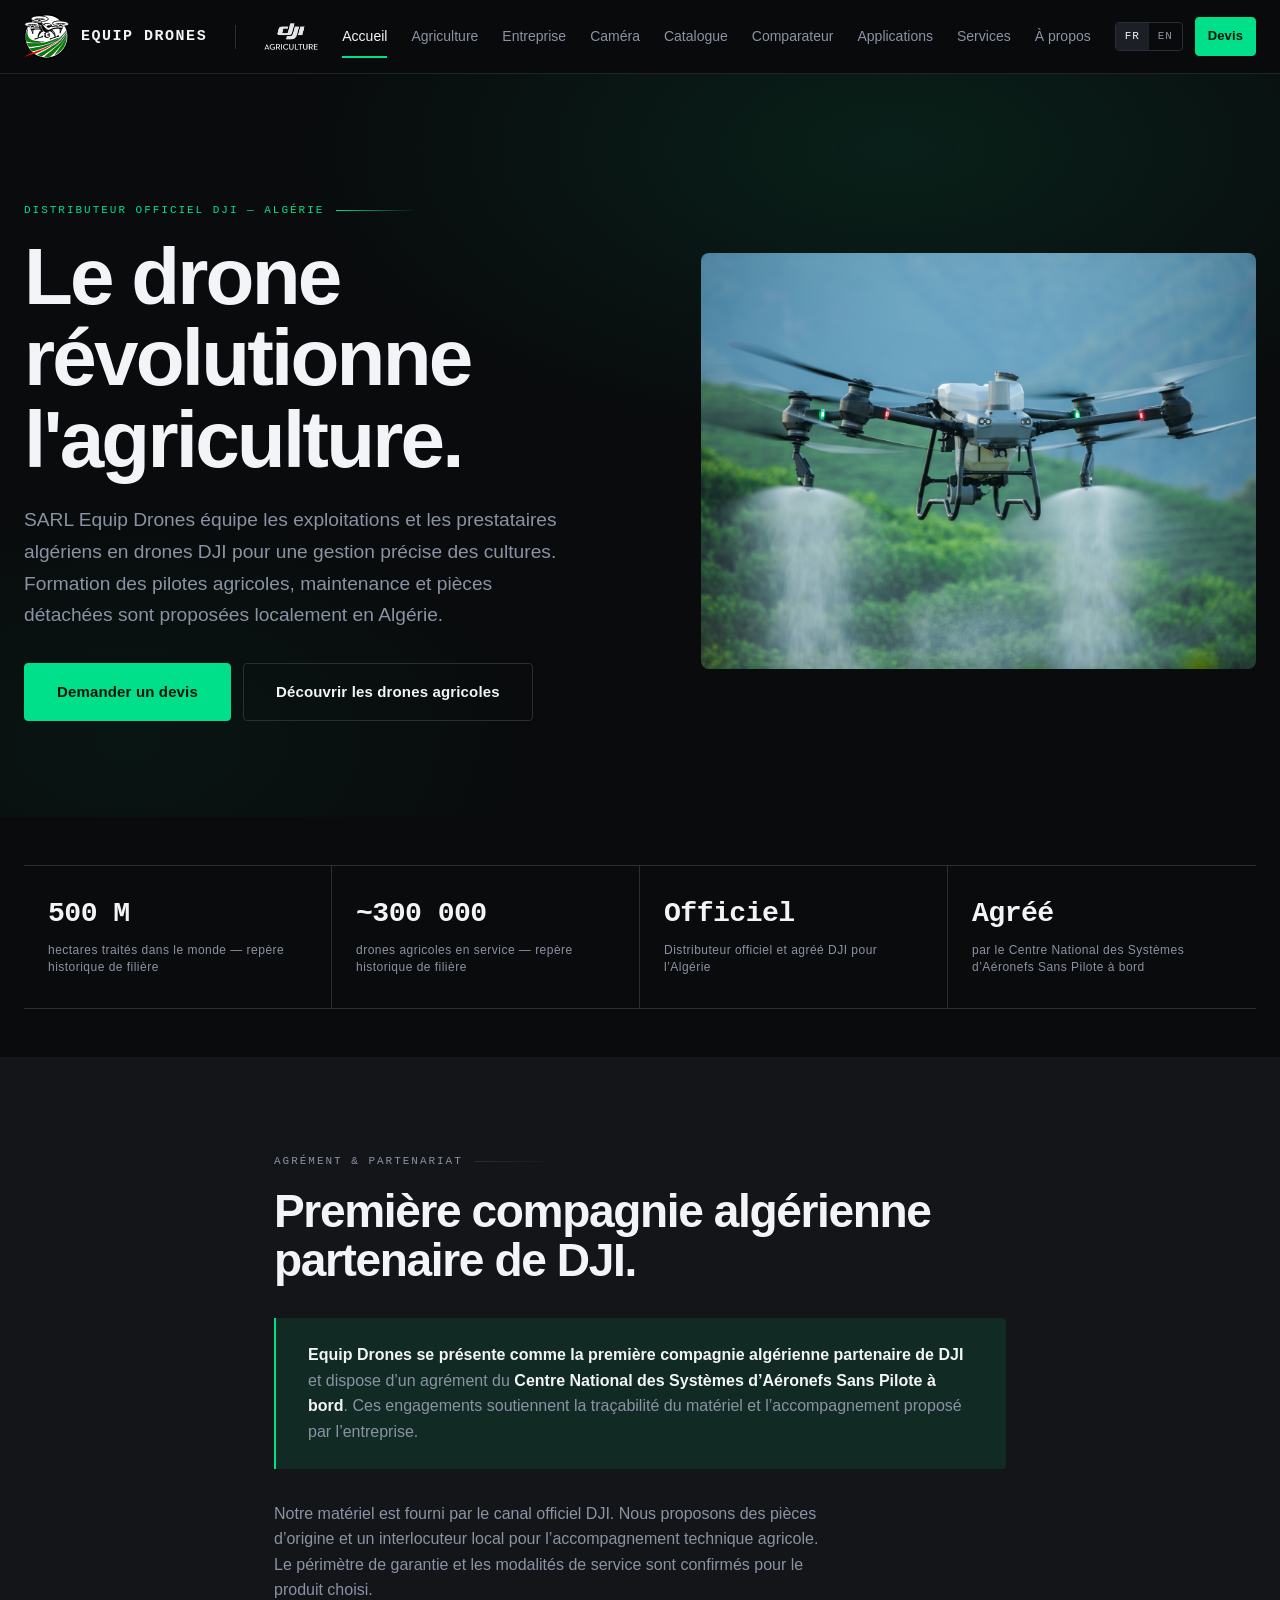
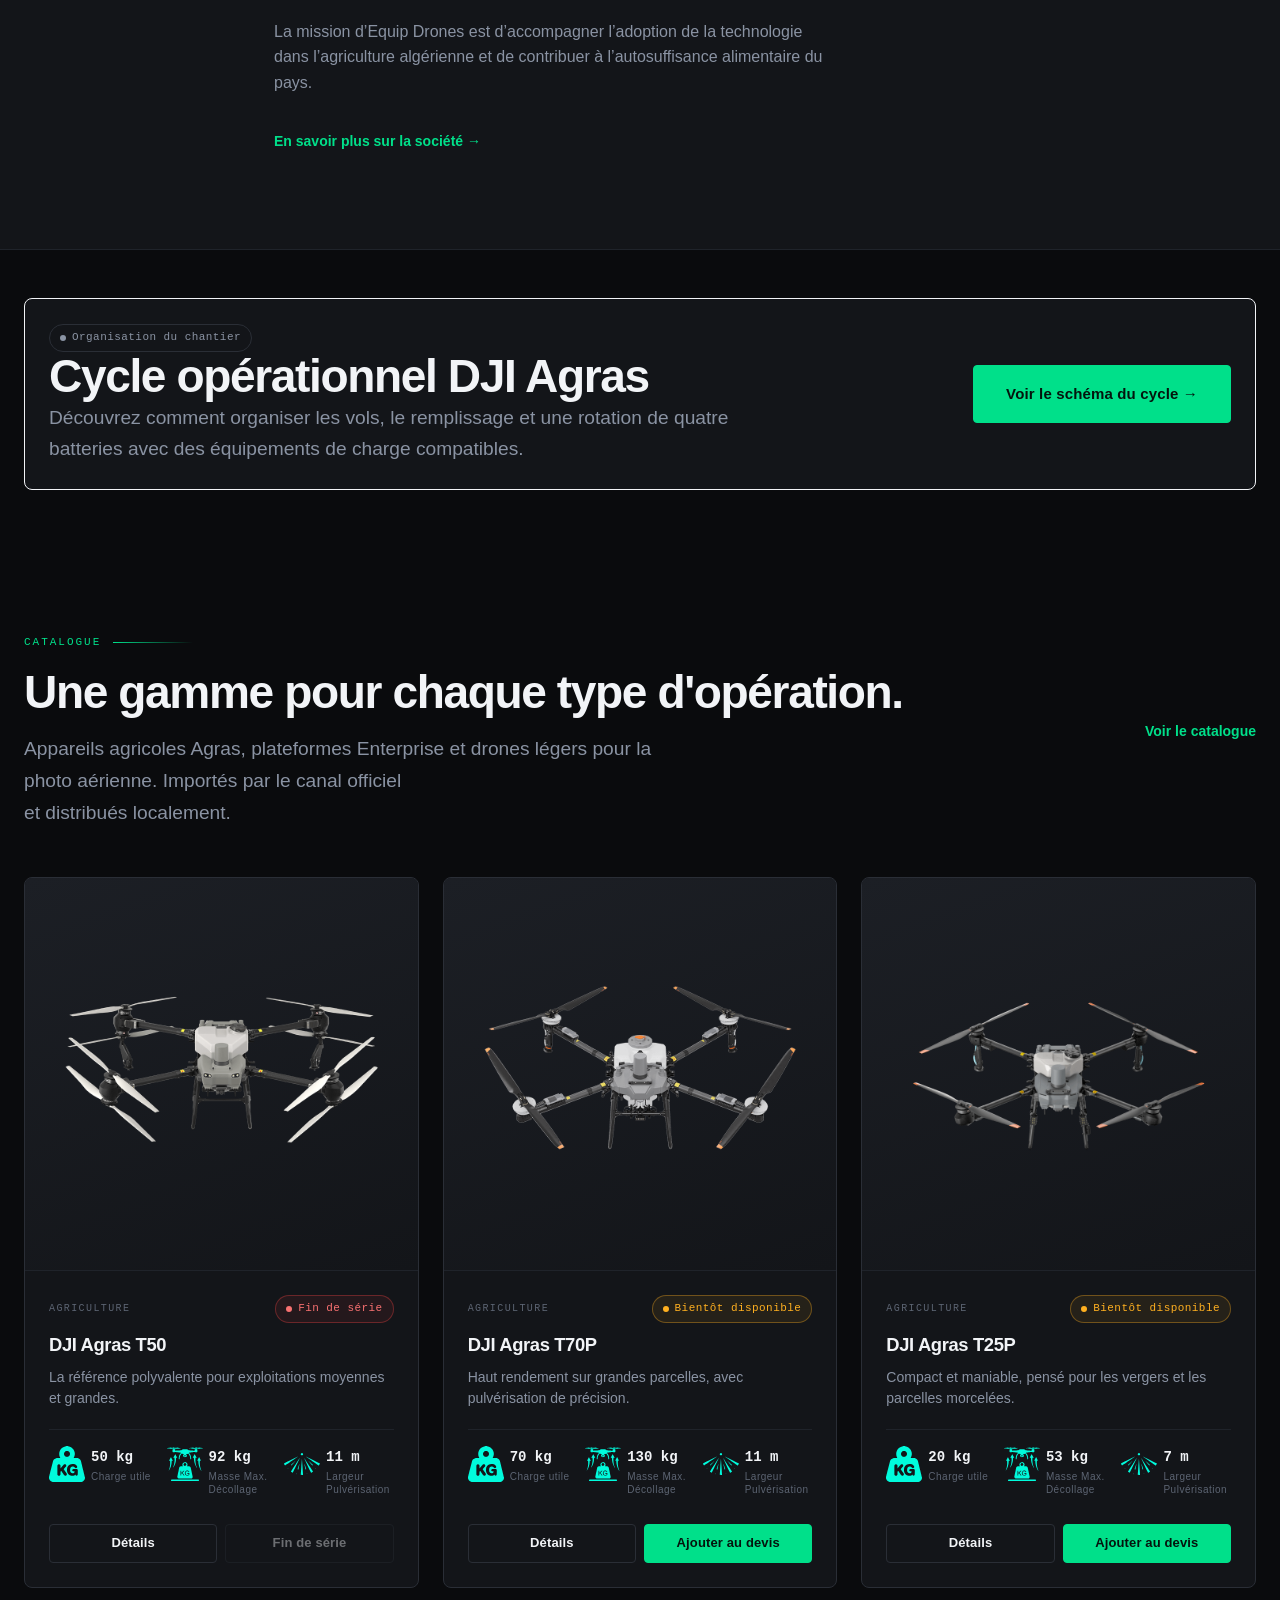
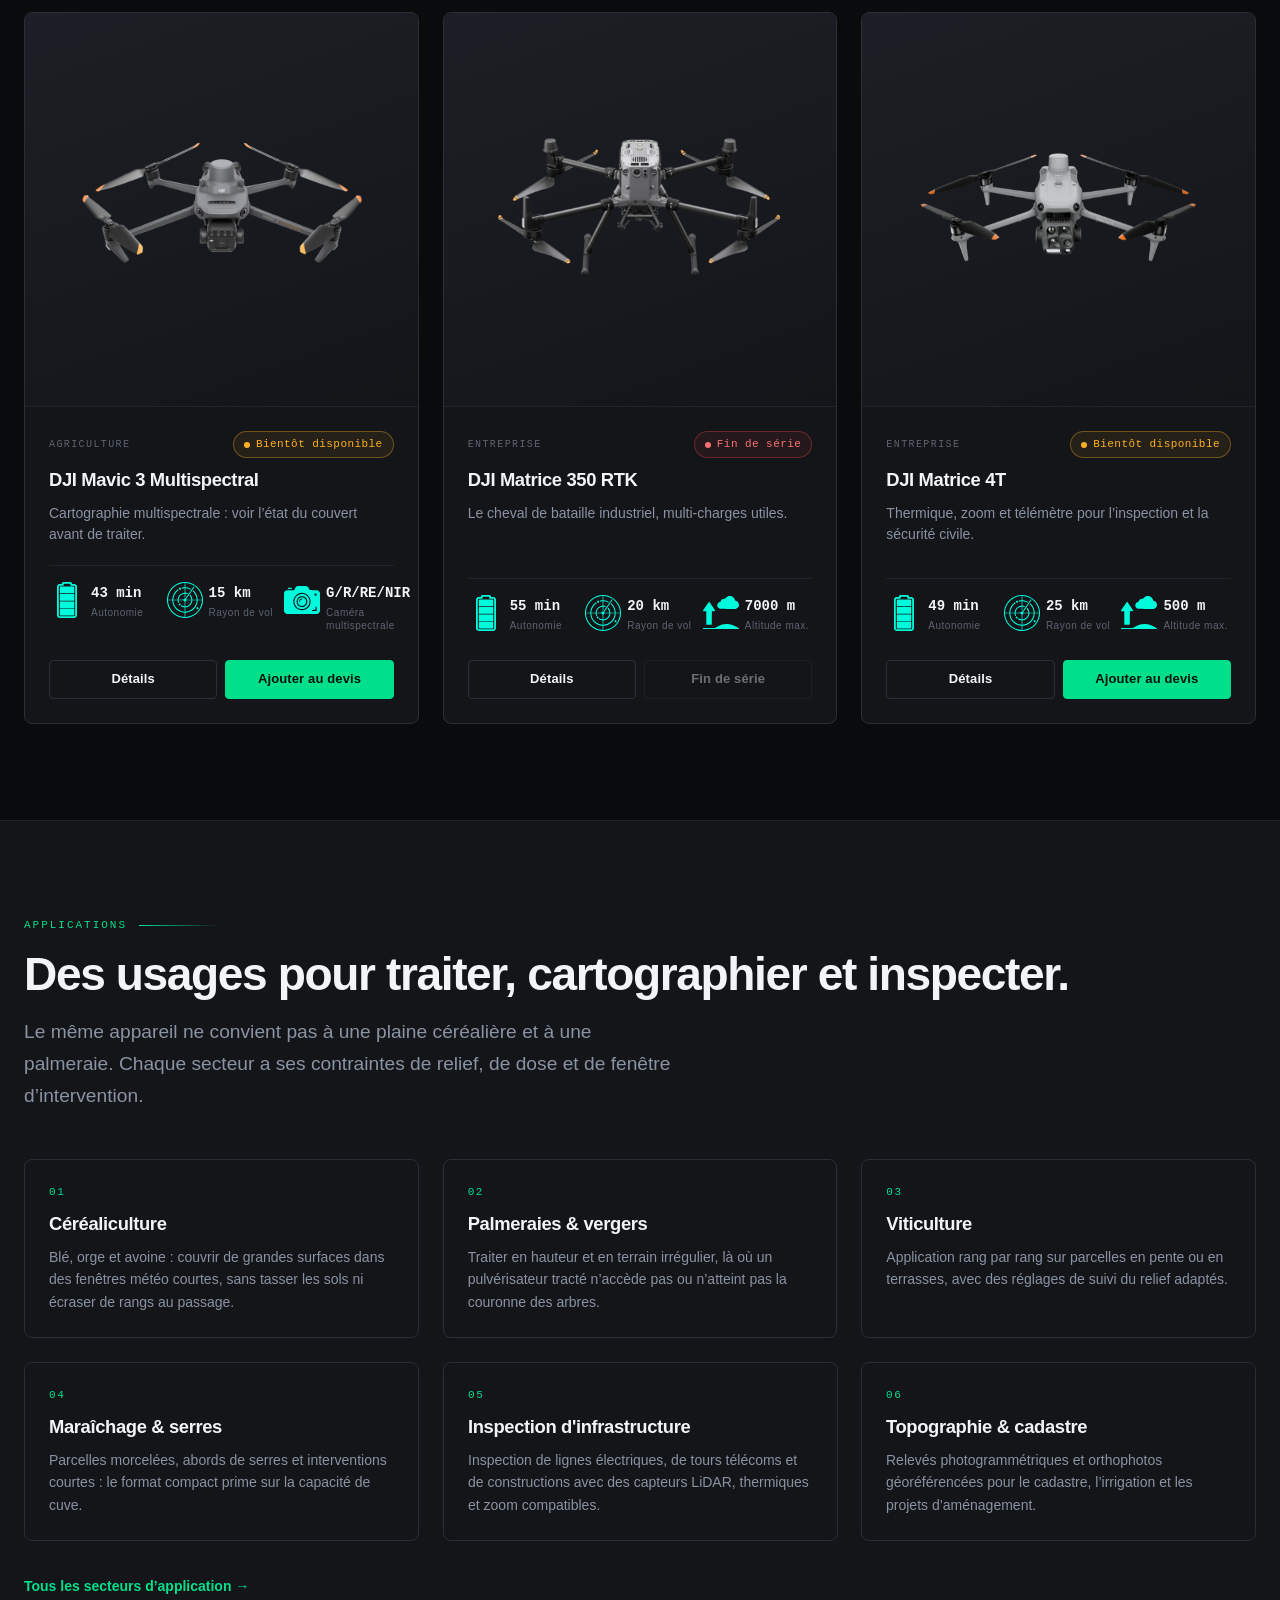
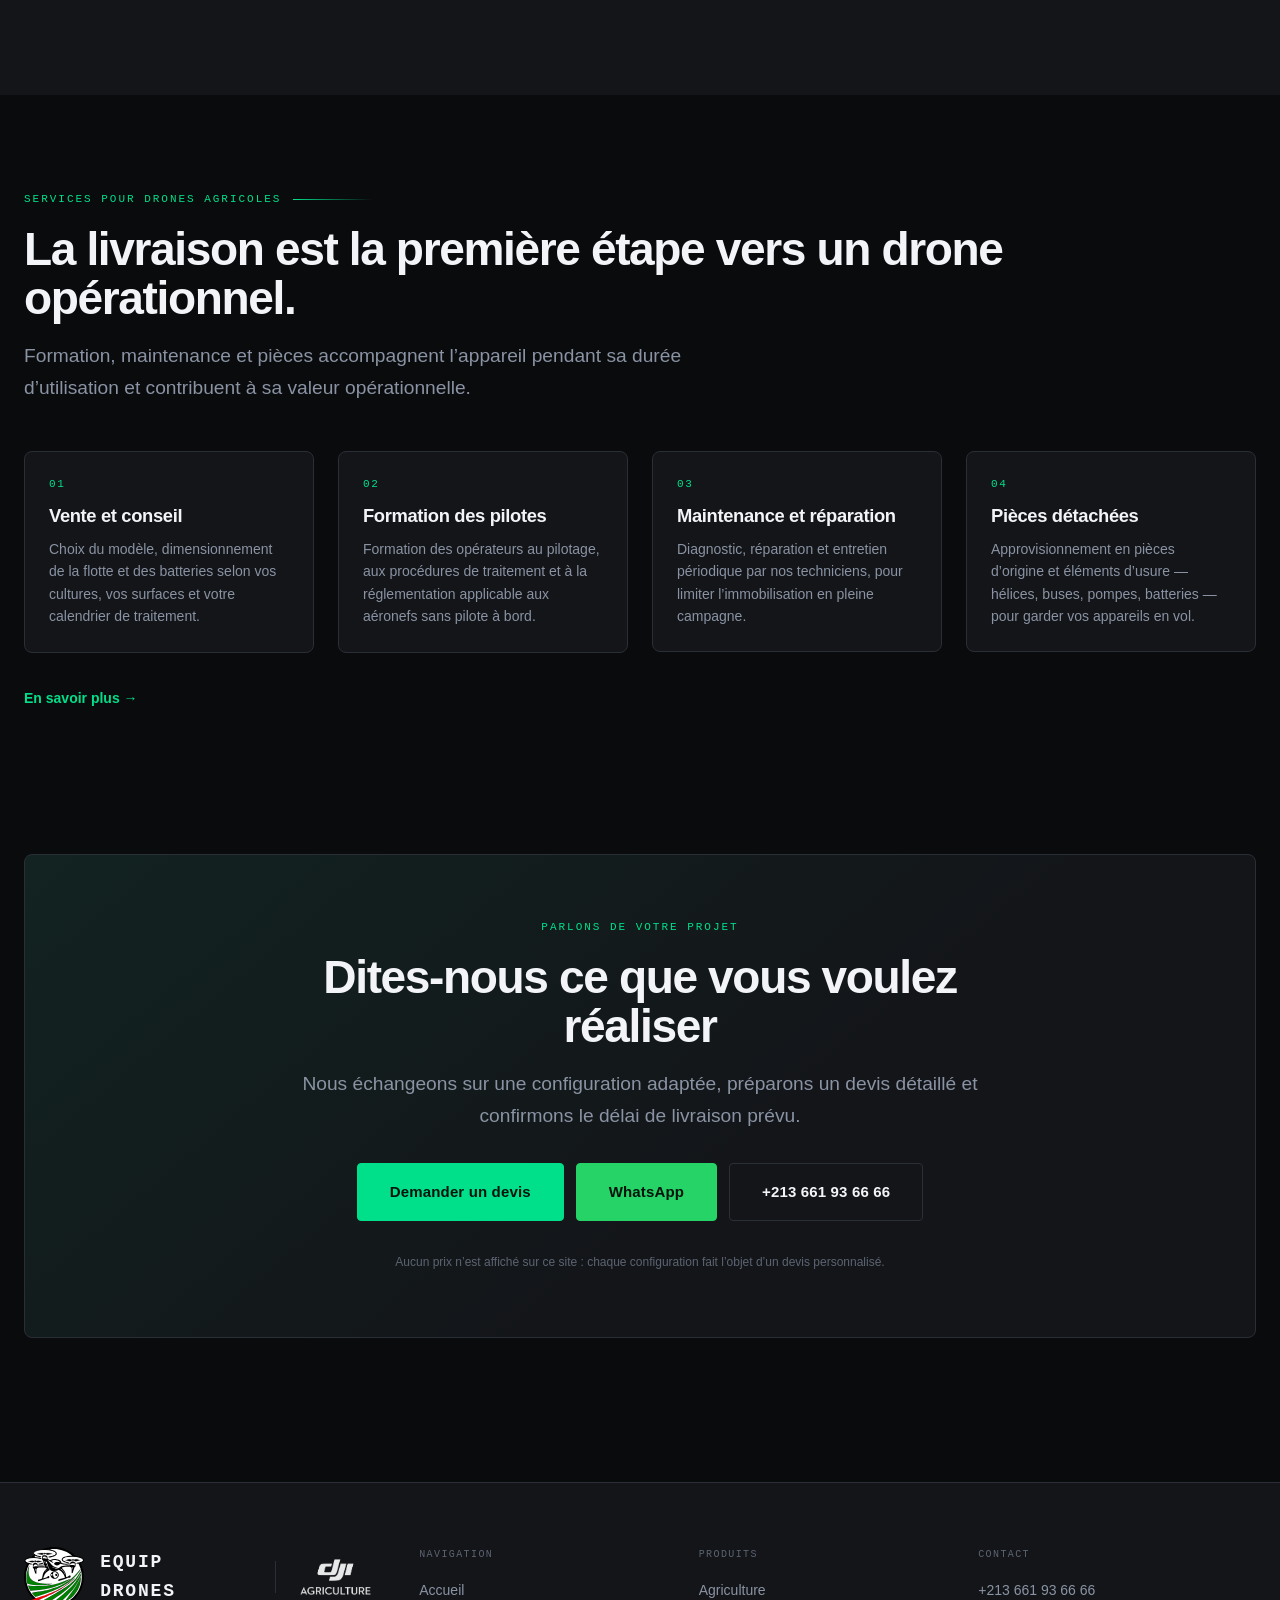
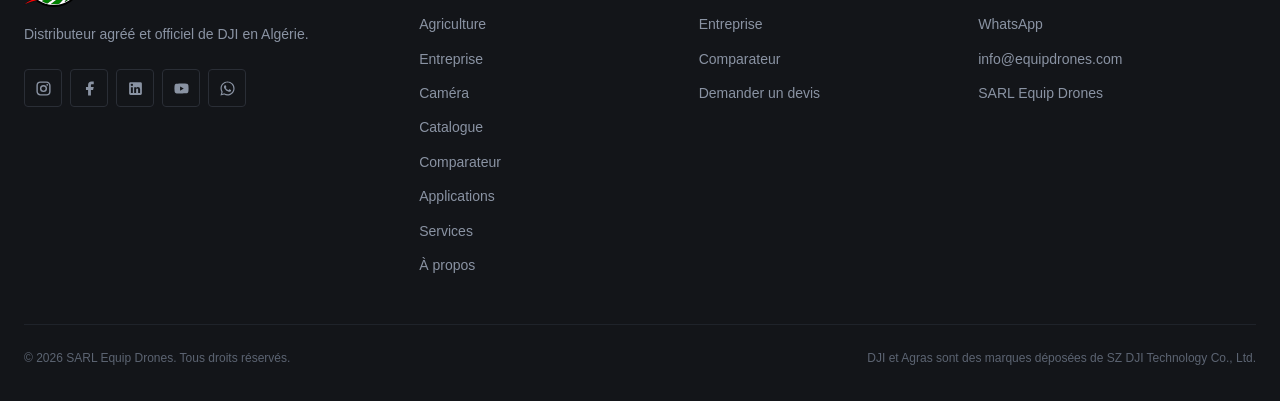
<file: index.html>
<!DOCTYPE html>
<html lang="fr">
<head>
<meta charset="utf-8">
<meta name="viewport" content="width=device-width, initial-scale=1">
<title data-i18n="index.title">Equip Drones — Distributeur officiel DJI en Algérie</title>
<meta name="description" content="SARL Equip Drones, distributeur officiel et agréé de DJI en Algérie : drones agricoles Agras, plateformes d’entreprise, formation de pilotes, maintenance et pièces détachées. Devis sur demande." data-i18n-attr="content:index.meta.description">
<link rel="icon" href="assets/img/svg/Logo.svg" type="image/svg+xml">
<link rel="canonical" href="https://equipdrones.com/">
<meta property="og:type" content="website">
<meta property="og:site_name" content="Equip Drones">
<meta property="og:url" content="https://equipdrones.com/">
<meta property="og:title" content="Equip Drones — Distributeur officiel DJI en Algérie">
<meta property="og:description" content="SARL Equip Drones, distributeur officiel et agréé de DJI en Algérie : drones agricoles Agras, plateformes d'entreprise, formation de pilotes, maintenance et pièces détachées.">
<meta property="og:image" content="https://equipdrones.com/assets/img/photos/hero-spray.jpg">
<meta name="twitter:card" content="summary_large_image">
<meta name="twitter:title" content="Equip Drones — Distributeur officiel DJI en Algérie">
<meta name="twitter:description" content="SARL Equip Drones, distributeur officiel et agréé de DJI en Algérie : drones agricoles Agras, plateformes d'entreprise, formation de pilotes, maintenance et pièces détachées.">
<meta name="twitter:image" content="https://equipdrones.com/assets/img/photos/hero-spray.jpg">
<link rel="stylesheet" href="assets/css/site.css">
<script type="application/ld+json">
{
  "@context": "https://schema.org",
  "@type": "LocalBusiness",
  "name": "SARL Equip Drones",
  "description": "Distributeur officiel et agréé DJI en Algérie : drones agricoles DJI Agras, drones d'entreprise, formation certifiée, maintenance et pièces détachées.",
  "url": "https://equipdrones.com/",
  "logo": "https://equipdrones.com/assets/img/svg/Logo.svg",
  "image": "https://equipdrones.com/assets/img/photos/hero-spray.jpg",
  "telephone": "+213661936666",
  "email": "info@equipdrones.com",
  "address": {
    "@type": "PostalAddress",
    "addressCountry": "DZ"
  },
  "areaServed": {
    "@type": "Country",
    "name": "Algeria"
  },
  "brand": {
    "@type": "Brand",
    "name": "DJI"
  },
  "sameAs": [
    "https://www.instagram.com/equip_drones/",
    "https://www.facebook.com/profile.php?id=61571771371833",
    "https://www.linkedin.com/company/equip-drones/",
    "https://www.youtube.com/@equip_drones_algeria"
  ]
}
</script>
</head>
<body>
<div data-header="home"></div>

<main id="main">

  <!-- ==================================================== 1. HERO ======== -->
  <section class="hero">
    <div class="wrap">
      <div class="hero-grid">
        <div>
          <p class="eyebrow" data-i18n="misc.official">Distributeur officiel DJI — Algérie</p>
          <h1 class="h-hero" data-i18n="index.copy.le-drone-revolutionne-l-agriculture">Le drone révolutionne l'agriculture.</h1>
          <p class="lead" data-i18n="index.copy.sarl-equip-drones-equipe-les-exploitations-et">SARL Equip Drones équipe les exploitations et les prestataires algériens en drones DJI pour une gestion précise des cultures. Formation des pilotes agricoles, maintenance et pièces détachées sont proposées localement en Algérie.</p>
          <div class="hero-actions">
            <a class="btn btn-primary btn-lg" href="devis.html" data-i18n="cta.quote">Demander un devis</a>
            <a class="btn btn-lg" href="agriculture.html" data-i18n="index.copy.decouvrir-les-gammes">Découvrir les drones agricoles</a>
          </div>
        </div>
        <div class="hero-media">
          <img src="assets/img/photos/00_index_IMG01.jpg"
               alt="Drone DJI Agras en pulvérisation au-dessus d’une parcelle cultivée"
               onerror="this.onerror=null;this.src='assets/img/svg/agras-t.svg'" data-i18n-attr="alt:index.a11y.drone-dji-agras-en-pulverisation-au-dessus">
        </div>
      </div>
    </div>
  </section>

  <!-- ============================================== 2. CHIFFRES CLÉS ===== -->
  <section class="section-sm" aria-label="Chiffres clés" data-i18n-attr="aria-label:index.a11y.chiffres-cles">
    <div class="wrap">
      <div class="stat-strip">
        <div class="stat">
          <div class="stat-value">500 M</div>
          <div class="stat-label" data-i18n="index.copy.dhectares-traites-par-drone-dans-le-monde">hectares traités dans le monde — repère historique de filière</div>
        </div>
        <div class="stat">
          <div class="stat-value">~300 000</div>
          <div class="stat-label" data-i18n="index.copy.drones-agricoles-en-operation-dans-le-monde">drones agricoles en service — repère historique de filière</div>
        </div>
        <div class="stat">
          <div class="stat-value" data-i18n="index.copy.officiel">Officiel</div>
          <div class="stat-label" data-i18n="index.copy.distributeur-officiel-et-exclusif-dji-pour-lalgerie">Distributeur officiel et agréé DJI pour l’Algérie</div>
        </div>
        <div class="stat">
          <div class="stat-value" data-i18n="index.copy.agree">Agréé</div>
          <div class="stat-label" data-i18n="index.copy.par-le-centre-national-des-systemes-daeronefs">par le Centre National des Systèmes d’Aéronefs Sans Pilote à bord</div>
        </div>
      </div>
    </div>
  </section>

  <!-- ============================================= 3. ACCRÉDITATION ====== -->
  <section class="section section-alt">
    <div class="wrap wrap-narrow">
      <p class="eyebrow eyebrow-muted" data-i18n="index.copy.agrement-partenariat">Agrément &amp; partenariat</p>
      <h2 class="h-section" data-i18n="index.copy.premiere-compagnie-algerienne-partenaire-de-dji">Première compagnie algérienne partenaire de DJI.</h2>
      <div class="callout mt-6">
        <p class="body" data-i18n-html="index.copy.equip-drones-est-la-premiere-compagnie-algerienne"><span class="strong">Equip Drones se présente comme la première compagnie algérienne partenaire de DJI</span> et dispose d’un agrément du <span class="strong">Centre National des Systèmes d’Aéronefs Sans Pilote à bord</span>. Ces engagements soutiennent la traçabilité du matériel et l’accompagnement proposé par l’entreprise.</p>
      </div>
      <p class="body mt-6 measure" data-i18n="index.copy.concretement-un-appareil-achete-chez-nous-est">Notre matériel est fourni par le canal officiel DJI. Nous proposons des pièces d’origine et un interlocuteur local pour l’accompagnement technique agricole. Le périmètre de garantie et les modalités de service sont confirmés pour le produit choisi.</p>
      <p class="body mt-4 measure" data-i18n="index.copy.la-mission-dequip-drones-est-de-mener">La mission d’Equip Drones est d’accompagner l’adoption de la technologie dans l’agriculture algérienne et de contribuer à l’autosuffisance alimentaire du pays.</p>
      <p class="mt-6" data-i18n-html="index.copy.en-savoir-plus-sur-la-societe"><a class="link-arrow" href="a-propos.html">En savoir plus sur la société →</a></p>
    </div>
  </section>

  <!-- ============================================= CYCLE OPÉRATIONNEL AGRAS Teaser ===== -->
  <section class="section-sm section-bordered" style="background: var(--color-surface-alt);">
    <div class="wrap">
      <div class="card p-7 row-between items-center" style="gap: var(--spacing-6); border-color: var(--color-accent-subtle);">
        <div style="max-width: 720px;">
          <span class="badge badge-accent mb-3" data-i18n="index.copy.methodologie-agricole">Organisation du chantier</span>
          <h2 class="h-section" style="margin: 0;" data-i18n="index.copy.cycle-operationnel-du-dji-agras">Cycle opérationnel DJI Agras</h2>
          <p class="lead mt-3" data-i18n="index.copy.decouvrez-comment-optimiser-vos-operations-grace-a">Découvrez comment organiser les vols, le remplissage et une rotation de quatre batteries avec des équipements de charge compatibles.</p>
        </div>
        <div>
          <a class="btn btn-primary btn-lg" href="cycle-operationnel-agras.html" data-i18n="index.copy.voir-le-schema-du-cycle">Voir le schéma du cycle →</a>
        </div>
      </div>
    </div>
  </section>

  <!-- ============================================= 4. CATALOGUE ========== -->
  <section class="section">
    <div class="wrap">
      <div class="section-head row-between">
        <div>
          <p class="eyebrow" data-i18n="index.copy.catalogue">Catalogue</p>
          <h2 class="h-section" data-i18n="index.copy.une-gamme-pour-chaque-type-d-operation">Une gamme pour chaque type d'opération.</h2>
          <p class="lead" data-i18n-html="index.copy.appareils-agricoles-agras-plateformes-dentreprise-ou-drones">Appareils agricoles Agras, plateformes Enterprise et drones légers pour la photo aérienne. Importés par le canal officiel <br>et distribués localement.</p>
        </div>
        <a class="link-arrow" href="catalogue.html" data-i18n="cta.catalogue">Voir le catalogue</a>
      </div>

      <div class="grid grid-3" id="featured-grid">
        <p class="small" data-i18n="misc.loading">Chargement…</p>
      </div>
    </div>
  </section>

  <!-- ========================================== 5. APPLICATIONS ========== -->
  <section class="section section-alt section-bordered">
    <div class="wrap">
      <div class="section-head">
        <p class="eyebrow" data-i18n="index.copy.applications">Applications</p>
        <h2 class="h-section" data-i18n="index.copy.ce-que-nos-clients-traitent-cartographient-et">Des usages pour traiter, cartographier et inspecter.</h2>
        <p class="lead" data-i18n="index.copy.le-meme-appareil-ne-convient-pas-a">Le même appareil ne convient pas à une plaine céréalière et à une palmeraie. Chaque secteur a ses contraintes de relief, de dose et de fenêtre d’intervention.</p>
      </div>

      <div class="grid grid-3">
        <a class="card card-hover feature" href="applications.html#cereales">
          <span class="feature-num">01</span>
          <h3 class="feature-title" data-i18n="sector.cereales">Céréaliculture</h3>
          <p class="feature-body" data-i18n="index.copy.ble-orge-et-avoine-couvrir-de-grandes">Blé, orge et avoine : couvrir de grandes surfaces dans des fenêtres météo courtes, sans tasser les sols ni écraser de rangs au passage.</p>
        </a>
        <a class="card card-hover feature" href="applications.html#palmeraies">
          <span class="feature-num">02</span>
          <h3 class="feature-title" data-i18n="sector.palmeraies">Palmeraies &amp; vergers</h3>
          <p class="feature-body" data-i18n="index.copy.traiter-en-hauteur-et-en-terrain-irregulier">Traiter en hauteur et en terrain irrégulier, là où un pulvérisateur tracté n’accède pas ou n’atteint pas la couronne des arbres.</p>
        </a>
        <a class="card card-hover feature" href="applications.html#vignes">
          <span class="feature-num">03</span>
          <h3 class="feature-title" data-i18n="sector.vignes">Viticulture</h3>
          <p class="feature-body" data-i18n="index.copy.application-rang-par-rang-sur-parcelles-en">Application rang par rang sur parcelles en pente ou en terrasses, avec des réglages de suivi du relief adaptés.</p>
        </a>
        <a class="card card-hover feature" href="applications.html#serres">
          <span class="feature-num">04</span>
          <h3 class="feature-title" data-i18n="sector.serres">Maraîchage &amp; serres</h3>
          <p class="feature-body" data-i18n="index.copy.parcelles-morcelees-abords-de-serres-et-interventions">Parcelles morcelées, abords de serres et interventions courtes : le format compact prime sur la capacité de cuve.</p>
        </a>
        <a class="card card-hover feature" href="applications.html#inspection">
          <span class="feature-num">05</span>
          <h3 class="feature-title" data-i18n="index.copy.inspection-d-infrastructure">Inspection d'infrastructure</h3>
          <p class="feature-body" data-i18n="index.copy.lignes-electriques-tours-telecom-et-constructions-inspectes">Inspection de lignes électriques, de tours télécoms et de constructions avec des capteurs LiDAR, thermiques et zoom compatibles.</p>
        </a>
        <a class="card card-hover feature" href="applications.html#topographie">
          <span class="feature-num">06</span>
          <h3 class="feature-title" data-i18n="sector.topographie">Topographie &amp; cadastre</h3>
          <p class="feature-body" data-i18n="index.copy.releves-photogrammetriques-et-orthophotos-georeferencees-pour-le">Relevés photogrammétriques et orthophotos géoréférencées pour le cadastre, l’irrigation et les projets d’aménagement.</p>
        </a>
      </div>

      <p class="mt-6" data-i18n-html="index.copy.tous-les-secteurs-dapplication"><a class="link-arrow" href="applications.html">Tous les secteurs d’application →</a></p>
    </div>
  </section>

  <!-- ============================================== 6. SERVICES ========== -->
  <section class="section">
    <div class="wrap">
      <div class="section-head">
        <p class="eyebrow" data-i18n="index.copy.services-pour-drones-agricols">Services pour drones agricoles</p>
        <h2 class="h-section" data-i18n="index.copy.un-drone-agricol-livre-nest-pas-toujours">La livraison est la première étape vers un drone opérationnel.</h2>
        <p class="lead" data-i18n="index.copy.la-vente-nest-quune-etape-formation-maintenance">Formation, maintenance et pièces accompagnent l’appareil pendant sa durée d’utilisation et contribuent à sa valeur opérationnelle.</p>
      </div>

      <div class="grid grid-4">
        <a class="card card-hover feature" href="services.html">
          <span class="feature-num">01</span>
          <h3 class="feature-title" data-i18n="index.copy.vente-et-conseil">Vente et conseil</h3>
          <p class="feature-body" data-i18n="index.copy.choix-du-modele-dimensionnement-de-la-flotte">Choix du modèle, dimensionnement de la flotte et des batteries selon vos cultures, vos surfaces et votre calendrier de traitement.</p>
        </a>
        <a class="card card-hover feature" href="services.html">
          <span class="feature-num">02</span>
          <h3 class="feature-title" data-i18n="index.copy.formation-et-certification-de-pilotes">Formation des pilotes</h3>
          <p class="feature-body" data-i18n="index.copy.formation-des-operateurs-au-pilotage-aux-procedures">Formation des opérateurs au pilotage, aux procédures de traitement et à la réglementation applicable aux aéronefs sans pilote à bord.</p>
        </a>
        <a class="card card-hover feature" href="services.html">
          <span class="feature-num">03</span>
          <h3 class="feature-title" data-i18n="index.copy.maintenance-et-reparation">Maintenance et réparation</h3>
          <p class="feature-body" data-i18n="index.copy.diagnostic-reparation-et-entretien-periodique-par-nos">Diagnostic, réparation et entretien périodique par nos techniciens, pour limiter l’immobilisation en pleine campagne.</p>
        </a>
        <a class="card card-hover feature" href="services.html">
          <span class="feature-num">04</span>
          <h3 class="feature-title" data-i18n="index.copy.pieces-detachees">Pièces détachées</h3>
          <p class="feature-body" data-i18n="index.copy.approvisionnement-en-pieces-dorigine-et-elements-dusure">Approvisionnement en pièces d’origine et éléments d’usure — hélices, buses, pompes, batteries — pour garder vos appareils en vol.</p>
        </a>
      </div>

      <p class="mt-6" data-i18n-html="index.copy.en-savoir-plus"><a class="link-arrow" href="services.html">En savoir plus →</a></p>
    </div>
  </section>

  <!-- ============================================== 7. CTA BAND ========== -->
  <section class="section-sm">
    <div class="wrap">
      <div class="cta-band">
        <div class="wrap wrap-narrow center">
          <p class="eyebrow eyebrow-plain" data-i18n="index.copy.parlons-de-votre-projet">Parlons de votre projet</p>
          <h2 class="h-section" data-i18n="index.copy.dites-nous-ce-que-vous-voulez-realiser">Dites-nous ce que vous voulez réaliser</h2>
          <p class="lead mt-4" data-i18n="index.copy.nous-revenons-vers-vous-avec-une-configuration">Nous échangeons sur une configuration adaptée, préparons un devis détaillé et confirmons le délai de livraison prévu.</p>
          <div class="btn-row">
            <a class="btn btn-primary btn-lg" href="devis.html" data-i18n="cta.quote">Demander un devis</a>
            <a class="btn btn-wa btn-lg" href="https://wa.me/213661936666" target="_blank" rel="noopener noreferrer">WhatsApp</a>
            <a class="btn btn-lg" href="tel:+213661936666">+213 661 93 66 66</a>
          </div>
          <p class="tiny mt-6" data-i18n="quote.noPrice">Aucun prix n’est affiché sur ce site : chaque configuration fait l’objet d’un devis personnalisé.</p>
        </div>
      </div>
    </div>
  </section>

</main>

<div data-footer></div>

<script src="assets/js/theme-config.js"></script>
<script src="assets/js/data.js"></script>
<script src="assets/js/i18n.js"></script>
<script src="assets/js/app.js"></script>
<script>
/* Grille « catalogue en vedette » : 6 appareils, agriculture + entreprise. */
(function () {
  'use strict';

  var FEATURED = ['t50', 't70p', 't25p', 'mavic-3m', 'matrice-350-rtk', 'matrice-4t'];

  function render() {
    var grid = document.getElementById('featured-grid');
    if (!grid || !window.ED) return;

    var html = FEATURED
      .map(function (id) { return ED.data.byId(id); })
      .filter(Boolean)
      .map(function (p) { return ED.ui.productCard(p); })
      .join('');

    grid.innerHTML = html ||
      '<p class="small">' + ED.i18n.t('cat.empty') + '</p>';
    ED.i18n.apply(grid);
  }

  document.addEventListener('ed:ready', render);
  document.addEventListener('ed:langchange', render);
})();
</script>
  <script src="assets/js/motion.js"></script>
</body>
</html>
</file>
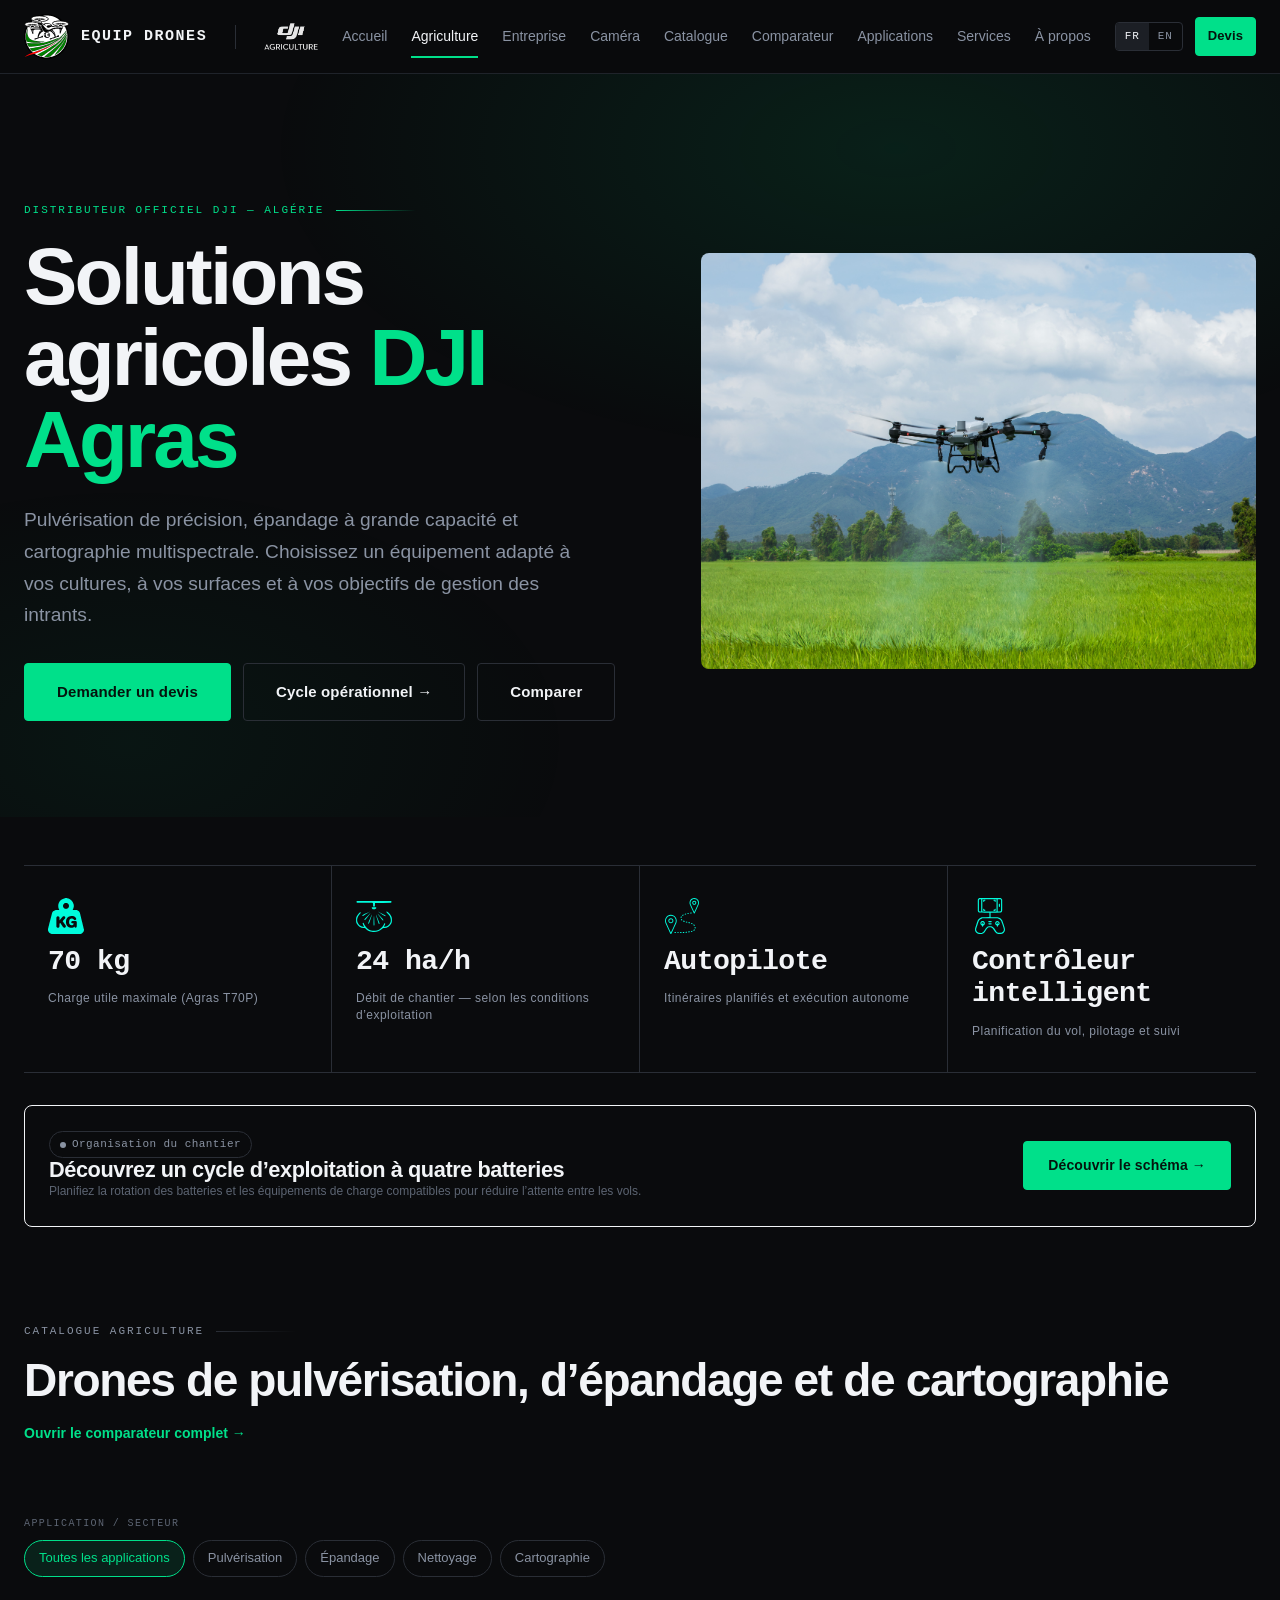
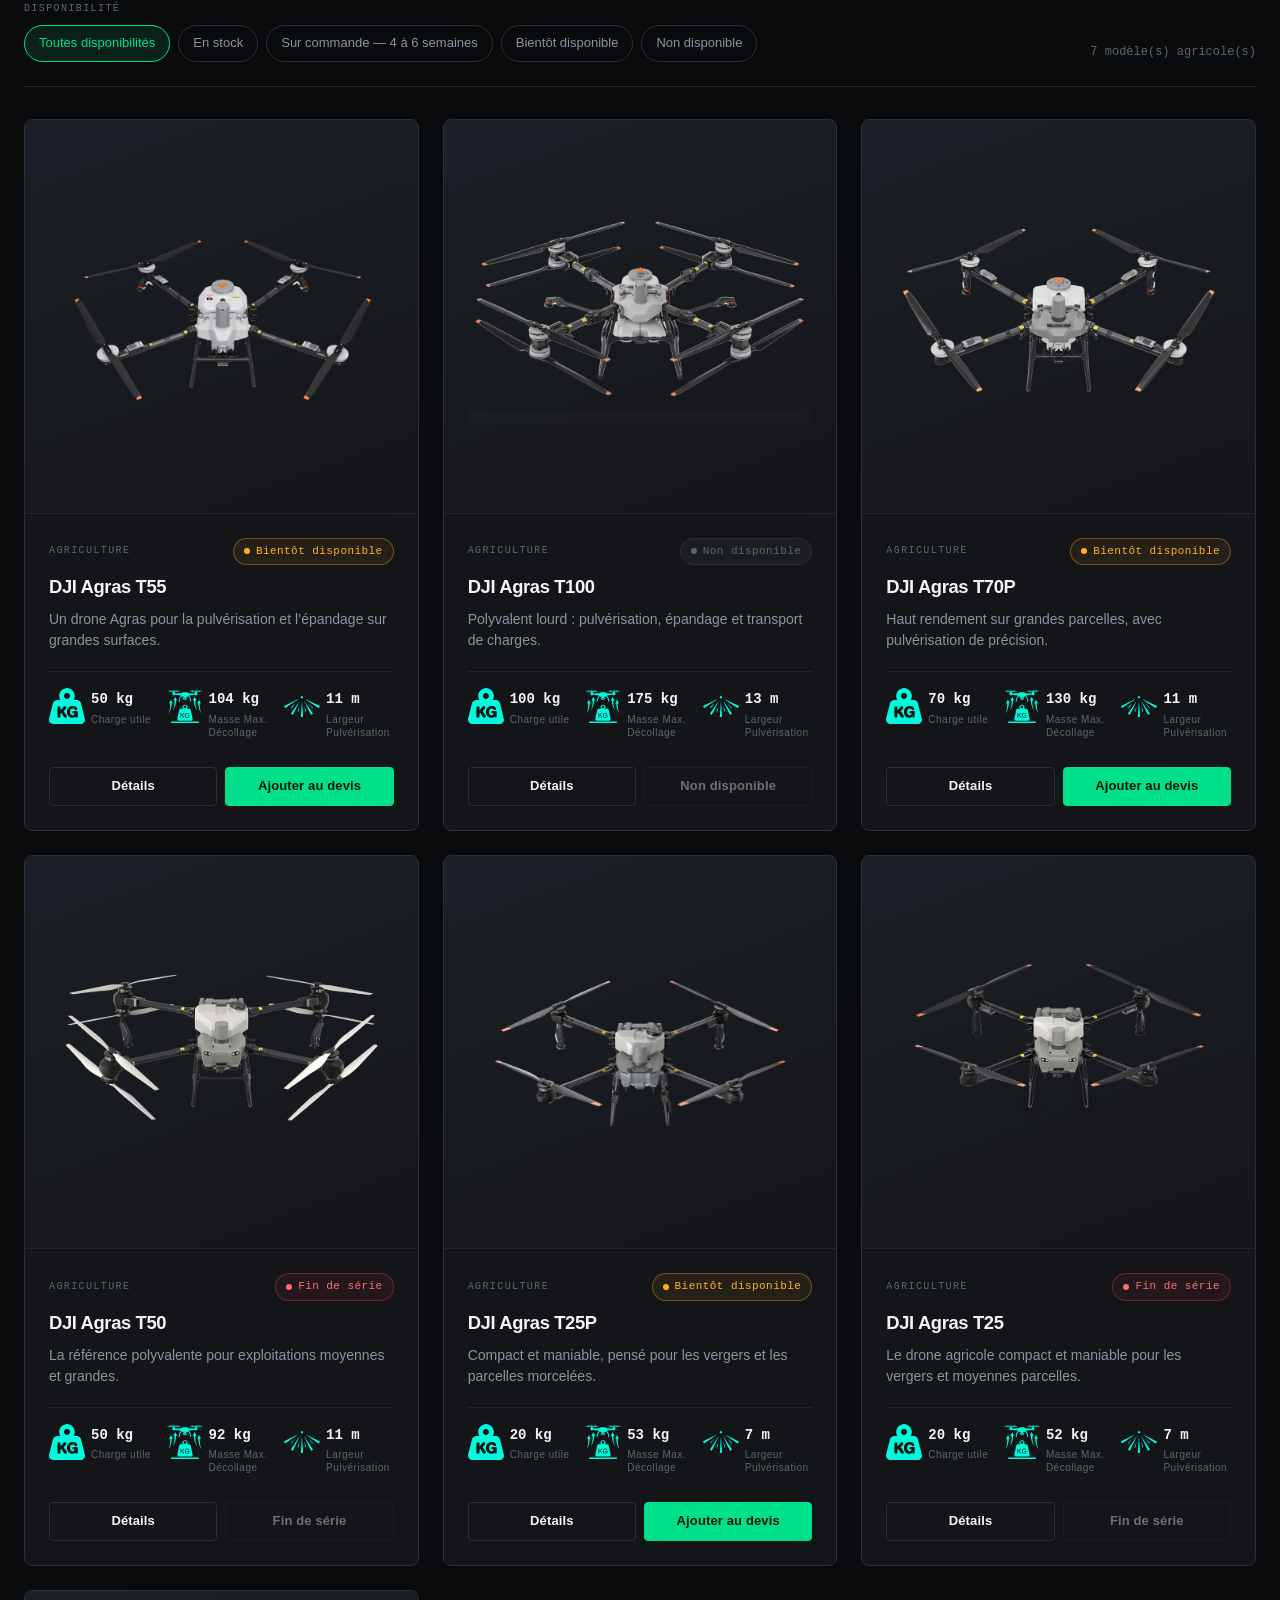
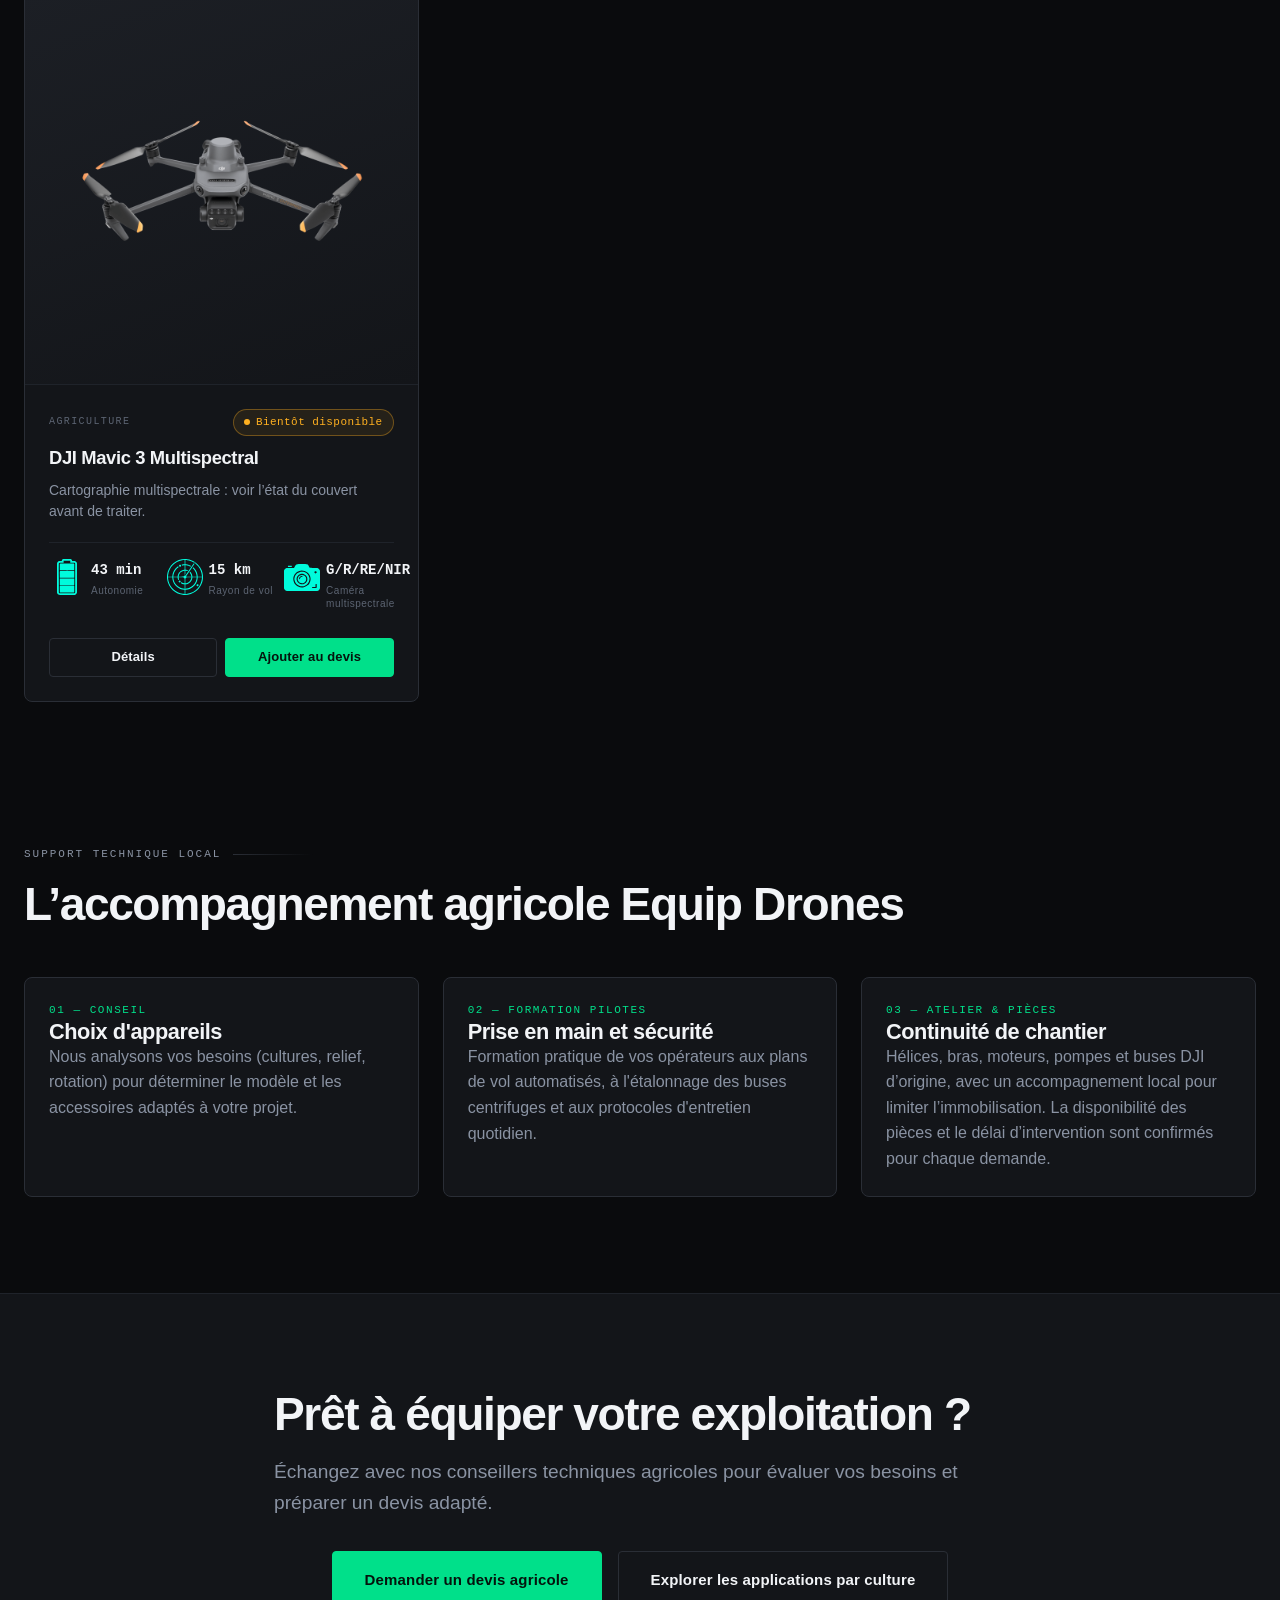
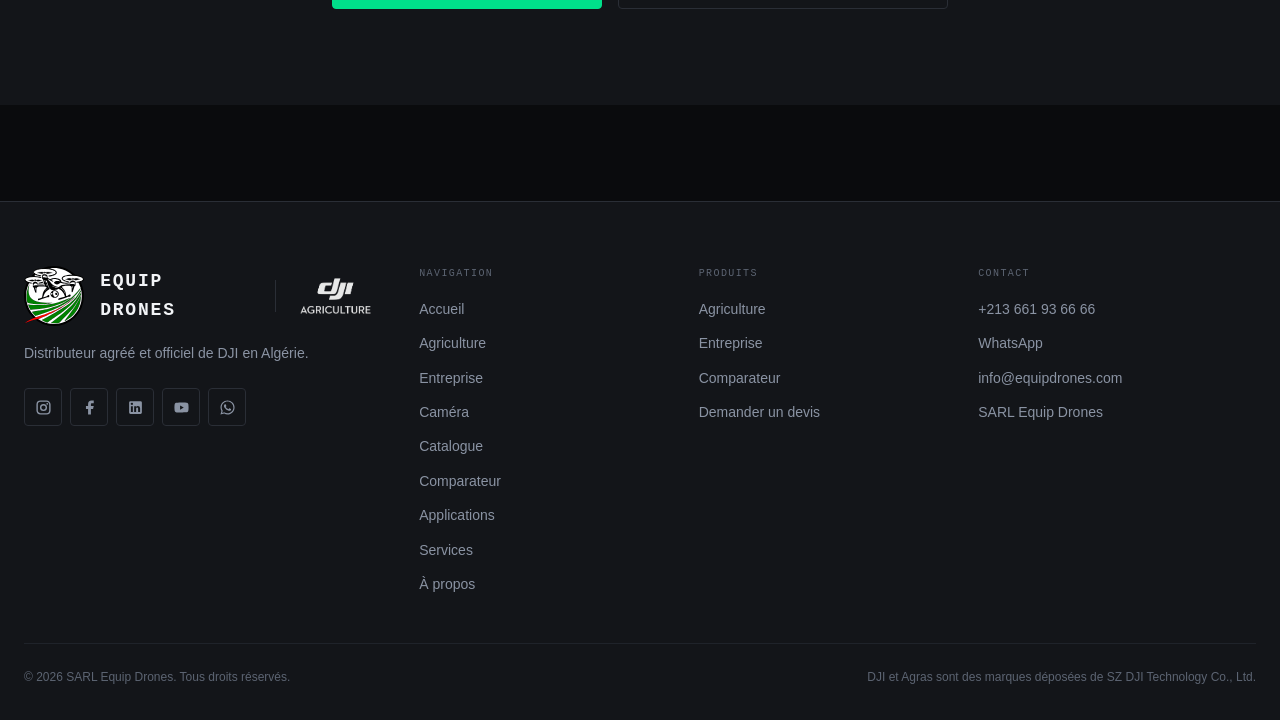
<file: agriculture.html>
<!DOCTYPE html>
<html lang="fr">
<head>
<meta charset="utf-8">
<meta name="viewport" content="width=device-width, initial-scale=1">
<title data-i18n="agriculture.copy.dji-agriculture-drones-agricoles-agras-en-algerie">DJI Agriculture — Drones Agricoles Agras en Algérie | Equip Drones</title>
<meta name="description" content="Gamme complète des drones agricoles DJI Agras distribués en Algérie par SARL Equip Drones : T55, T70P, T25P, Mavic 3M. Pulvérisation, épandage et cartographie." data-i18n-attr="content:agriculture.meta.description">
<link rel="icon" href="assets/img/svg/Logo.svg" type="image/svg+xml">
<link rel="canonical" href="https://equipdrones.com/agriculture.html">
<meta property="og:type" content="website">
<meta property="og:site_name" content="Equip Drones">
<meta property="og:url" content="https://equipdrones.com/agriculture.html">
<meta property="og:title" content="DJI Agriculture — Drones Agricoles Agras en Algérie | Equip Drones">
<meta property="og:description" content="Gamme complète des drones agricoles DJI Agras distribués en Algérie par SARL Equip Drones : T55, T70P, T25P, Mavic 3M. Pulvérisation, épandage et cartographie.">
<meta property="og:image" content="https://equipdrones.com/assets/img/photos/hero-spray.jpg">
<meta name="twitter:card" content="summary_large_image">
<link rel="stylesheet" href="assets/css/site.css">
</head>
<body>

<div data-header="agriculture"></div>

<main id="main">

  <!-- ===================== HERO ===================== -->
  <section class="hero">
    <div class="wrap">
      <div class="hero-grid">
        <div>
          <p class="eyebrow" data-i18n="misc.official">Distributeur officiel DJI — Algérie</p>
          <h1 class="h-hero" data-i18n-html="agriculture.copy.solutions-agricoles-dji-agras">Solutions agricoles <span class="accent">DJI Agras</span></h1>
          <p class="lead" data-i18n="agriculture.copy.pulverisation-ultra-ciblee-epandage-grand-debit-et">Pulvérisation de précision, épandage à grande capacité et cartographie multispectrale. Choisissez un équipement adapté à vos cultures, à vos surfaces et à vos objectifs de gestion des intrants.</p>
          <div class="hero-actions">
            <a class="btn btn-primary btn-lg" href="devis.html" data-i18n="cta.quote">Demander un devis</a>
            <a class="btn btn-secondary btn-lg" href="cycle-operationnel-agras.html" data-i18n="agriculture.copy.cycle-operationnel">Cycle opérationnel →</a>
            <a class="btn btn-lg" href="comparateur.html?ids=t50,t70p" data-i18n="cta.compare">Comparer</a>
          </div>
        </div>
        <div class="hero-media">
          <img src="assets/img/photos/01_agriculture_IMG02.jpg"
               alt="Drone DJI Agras en opération de pulvérisation agricole"
               onerror="this.onerror=null;this.src='assets/img/svg/agras-t.svg'" data-i18n-attr="alt:agriculture.a11y.drone-dji-agras-en-operation-de-pulverisation">
        </div>
      </div>
    </div>
  </section>

  <!-- ===================== CHIFFRES CLÉS AGRICOLES ===================== -->
  <section class="section-sm" aria-label="Points forts agricoles" data-i18n-attr="aria-label:agriculture.a11y.points-forts-agricoles">
    <div class="wrap">
      <div class="stat-strip">
        <div class="stat">
          <img src="assets/img/svg_icons/payload.svg" class="spec-icon" alt="" aria-hidden="true">
          <div class="stat-value">70 kg</div>
          <div class="stat-label" data-i18n="agriculture.copy.charge-utile-maximale-agras-t70p">Charge utile maximale (Agras T70P)</div>
        </div>
        <div class="stat">
          <img src="assets/img/svg_icons/spray_nozzle.svg" class="spec-icon" alt="" aria-hidden="true">
          <div class="stat-value">24 ha/h</div>
          <div class="stat-label" data-i18n="agriculture.copy.debit-de-travail-en-grande-culture">Débit de chantier — selon les conditions d’exploitation</div>
        </div>
        <div class="stat">
          <img src="assets/img/svg_icons/navigation.svg" class="spec-icon" alt="" aria-hidden="true">
          <div class="stat-value" data-i18n="agriculture.copy.vol-entierement-automatique">Autopilote</div>
          <div class="stat-label" data-i18n="agriculture.copy.itineraires-planifies-et-execution-autonome">Itinéraires planifiés et exécution autonome</div>
        </div>
        <div class="stat">
          <img src="assets/img/svg_icons/remote_control.svg" class="spec-icon" alt="" aria-hidden="true">
          <div class="stat-value" data-i18n="agriculture.copy.radiocommande-intelligente">Contrôleur intelligent</div>
          <div class="stat-label" data-i18n="agriculture.copy.pilotage-et-suivi-du-chantier">Planification du vol, pilotage et suivi</div>
        </div>
      </div>

      <div class="card p-6 mt-6 row-between items-center" style="background: var(--color-surface-alt); border-color: var(--color-accent-subtle);">
        <div>
          <span class="badge badge-accent mb-2" data-i18n="agriculture.copy.methodologie-agricole">Organisation du chantier</span>
          <h3 class="h-card" data-i18n="agriculture.copy.decouvrez-le-cycle-d-operation-a-4">Découvrez un cycle d’exploitation à quatre batteries</h3>
          <p class="tiny color-muted mt-1" data-i18n="agriculture.copy.recharge-ultra-rapide-10-min-par-groupe">Planifiez la rotation des batteries et les équipements de charge compatibles pour réduire l’attente entre les vols.</p>
        </div>
        <a class="btn btn-primary mt-3 mt-md-0" href="cycle-operationnel-agras.html" data-i18n="agriculture.copy.decouvrir-le-schema">Découvrir le schéma →</a>
      </div>
    </div>
  </section>

  <!-- ===================== APPAREILS AGRICOLES & FILTRES ===================== -->
  <section class="section-sm" id="appareils">
    <div class="wrap">
      <div class="section-head row-between">
        <div>
          <p class="eyebrow eyebrow-muted" data-i18n="agriculture.copy.catalogue-agriculture">Catalogue Agriculture</p>
          <h2 class="h-section" data-i18n="agriculture.copy.drones-de-pulverisation-epandage-cartographie">Drones de pulvérisation, d’épandage et de cartographie</h2>
        </div>
        <a class="link-arrow" href="comparateur.html" data-i18n="agriculture.copy.ouvrir-le-comparateur-complet">Ouvrir le comparateur complet →</a>
      </div>

      <!-- Barre de filtres interactive -->
      <div class="filter-bar mt-6" id="ag-filters"></div>

      <!-- Grille des appareils -->
      <div class="grid grid-3 mt-6" id="ag-grid"></div>

      <!-- État vide -->
      <div id="ag-empty" class="hidden mt-6">
        <div class="empty-state">
          <p class="lead" data-i18n="agriculture.copy.aucun-drone-agricole-ne-correspond-a-cette">Aucun drone agricole ne correspond à cette sélection.</p>
          <button type="button" class="btn mt-5" id="ag-reset" data-i18n="agriculture.copy.reinitialiser-les-filtres">Réinitialiser les filtres</button>
        </div>
      </div>
    </div>
  </section>

  <!-- ===================== CYCLE D'ACCOMPAGNEMENT ===================== -->
  <section class="section">
    <div class="wrap">
      <div class="section-head">
        <p class="eyebrow eyebrow-muted" data-i18n="agriculture.copy.support-technique-local">Support technique local</p>
        <h2 class="h-section" data-i18n="agriculture.copy.l-ecosysteme-agricole-equip-drones">L’accompagnement agricole Equip Drones</h2>
      </div>

      <div class="grid grid-3 mt-6">
        <div class="card p-6">
          <div class="feature-num mb-3" data-i18n="agriculture.copy.01-conseil">01 — CONSEIL</div>
          <h3 class="h-card mb-3" data-i18n="agriculture.copy.choix-d-appareils">Choix d'appareils</h3>
          <p class="body" data-i18n="agriculture.copy.nous-analysons-vos-besoins-cultures-relief-rotation">Nous analysons vos besoins (cultures, relief, rotation) pour déterminer le modèle et les accessoires adaptés à votre projet.</p>
        </div>

        <div class="card p-6">
          <div class="feature-num mb-3" data-i18n="agriculture.copy.02-formation-pilotes">02 — FORMATION PILOTES</div>
          <h3 class="h-card mb-3" data-i18n="agriculture.copy.prise-en-main-securite">Prise en main et sécurité</h3>
          <p class="body" data-i18n="agriculture.copy.formation-pratique-de-vos-operateurs-aux-plans">Formation pratique de vos opérateurs aux plans de vol automatisés, à l'étalonnage des buses centrifuges et aux protocoles d'entretien quotidien.</p>
        </div>

        <div class="card p-6">
          <div class="feature-num mb-3" data-i18n="agriculture.copy.03-atelier-pieces">03 — ATELIER &amp; PIÈCES</div>
          <h3 class="h-card mb-3" data-i18n="agriculture.copy.continuite-de-chantier">Continuité de chantier</h3>
          <p class="body" data-i18n="agriculture.copy.stock-permanent-d-helices-bras-moteurs-pompes">Hélices, bras, moteurs, pompes et buses DJI d’origine, avec un accompagnement local pour limiter l’immobilisation. La disponibilité des pièces et le délai d’intervention sont confirmés pour chaque demande.</p>
        </div>
      </div>
    </div>
  </section>

  <!-- ===================== BANNIÈRE CTA ===================== -->
  <section class="section section-alt section-bordered">
    <div class="wrap wrap-narrow text-center">
      <h2 class="h-section" data-i18n="agriculture.copy.pret-a-moderniser-l-agriculture-en-algerie">Prêt à équiper votre exploitation ?</h2>
      <p class="lead mt-4" data-i18n="agriculture.copy.contactez-nos-conseillers-techniques-agricoles-pour-recevoir">Échangez avec nos conseillers techniques agricoles pour évaluer vos besoins et préparer un devis adapté.</p>
      <div class="row mt-6" style="justify-content:center;gap:16px">
        <a class="btn btn-primary btn-lg" href="devis.html" data-i18n="agriculture.copy.demander-un-devis-agricole">Demander un devis agricole</a>
        <a class="btn btn-lg" href="applications.html" data-i18n="agriculture.copy.explorer-les-applications-par-culture">Explorer les applications par culture</a>
      </div>
    </div>
  </section>

</main>

<div data-footer></div>

<!-- Scripts standards -->
<script src="assets/js/theme-config.js"></script>
<script src="assets/js/data.js"></script>
<script src="assets/js/i18n.js"></script>
<script src="assets/js/app.js"></script>

<script>
(function () {
  'use strict';

  var SECTORS = ['pulverisation', 'epandage', 'nettoyage', 'cartographie'];
  var AVAIL = ['in_stock', 'on_order', 'coming_soon', 'not_available'];

  var state = { sector: 'all', avail: 'all' };

  function chip(group, value, label, pressed) {
    return '<button type="button" class="chip"' +
           ' data-filter="' + group + '"' +
           ' data-value="' + ED.ui.esc(value) + '"' +
           ' aria-pressed="' + (pressed ? 'true' : 'false') + '">' +
           ED.ui.esc(label) + '</button>';
  }

  function renderFilterBar() {
    var allLabel = ED.i18n.lang() === 'en' ? 'All applications' : 'Toutes les applications';
    var allAvailLabel = ED.i18n.lang() === 'en' ? 'All availabilities' : 'Toutes disponibilités';
    var sectorLabel = ED.i18n.lang() === 'en' ? 'Application / Sector' : 'Application / Secteur';
    var availLabel = ED.i18n.t('avail.label');

    var sectorChips = chip('sector', 'all', allLabel, state.sector === 'all') +
      SECTORS.map(function (s) {
        return chip('sector', s, ED.i18n.t('sector.' + s), state.sector === s);
      }).join('');

    var availChips = chip('avail', 'all', allAvailLabel, state.avail === 'all') +
      AVAIL.map(function (a) {
        return chip('avail', a, ED.i18n.t('avail.' + a), state.avail === a);
      }).join('');

    var html = '<div class="filter-group">' +
                 '<span class="filter-label">' + ED.ui.esc(sectorLabel) + '</span>' +
                 '<div class="chips">' + sectorChips + '</div>' +
               '</div>' +
               '<div class="filter-group">' +
                 '<span class="filter-label">' + ED.ui.esc(availLabel) + '</span>' +
                 '<div class="chips">' + availChips + '</div>' +
               '</div>' +
               '<p class="result-count" id="ag-count" role="status"></p>';

    var bar = document.getElementById('ag-filters');
    if (bar) bar.innerHTML = html;
  }

  function matches(p) {
    if (p.category !== 'agriculture' || p.type !== 'aircraft') return false;
    if (state.avail !== 'all' && p.availability !== state.avail) return false;
    if (state.sector !== 'all' && (p.useCases || []).indexOf(state.sector) === -1) return false;
    return true;
  }

  function apply() {
    var products = ED.data.products.filter(matches);

    document.querySelectorAll('#ag-filters .chip[data-filter]').forEach(function (b) {
      var pressed = state[b.getAttribute('data-filter')] === b.getAttribute('data-value');
      b.setAttribute('aria-pressed', String(pressed));
    });

    var count = document.getElementById('ag-count');
    if (count) {
      count.textContent = ED.i18n.lang() === 'en'
        ? products.length + ' agricultural model(s)'
        : products.length + ' modèle(s) agricole(s)';
    }

    var grid = document.getElementById('ag-grid');
    if (grid) {
      grid.innerHTML = products.map(function (p) { return ED.ui.productCard(p); }).join('');
      ED.i18n.apply(grid);
      grid.classList.toggle('hidden', products.length === 0);
    }

    var empty = document.getElementById('ag-empty');
    if (empty) empty.classList.toggle('hidden', products.length !== 0);
  }

  function init() {
    renderFilterBar();
    apply();

    document.addEventListener('click', function (e) {
      if (!e.target.closest) return;
      var c = e.target.closest('#ag-filters .chip[data-filter]');
      if (c) {
        state[c.getAttribute('data-filter')] = c.getAttribute('data-value');
        apply();
        return;
      }

      if (e.target.closest('#ag-reset')) {
        state.sector = 'all';
        state.avail = 'all';
        apply();
      }
    });
  }

  document.addEventListener('ed:ready', init);
  document.addEventListener('ed:langchange', function () {
    renderFilterBar();
    apply();
  });
})();
</script>

<script src="assets/js/motion.js"></script>
</body>
</html>
</file>
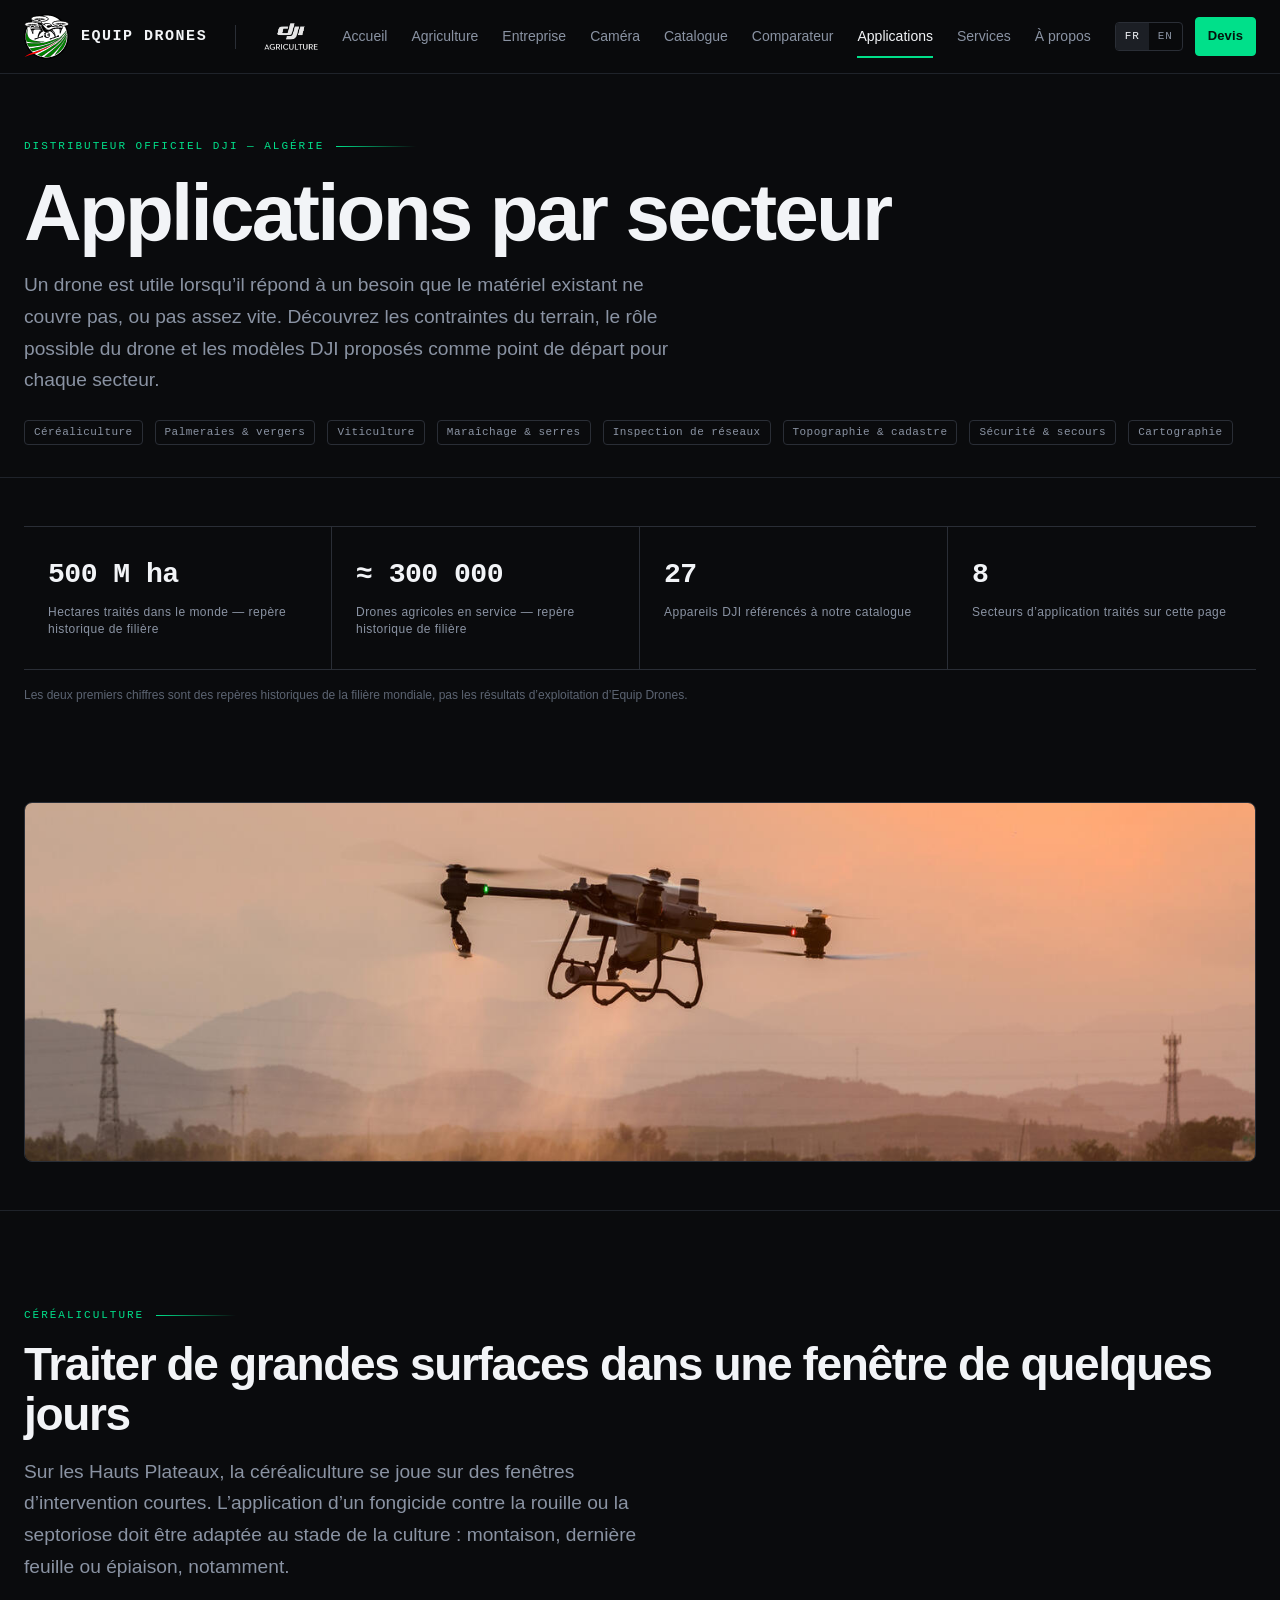
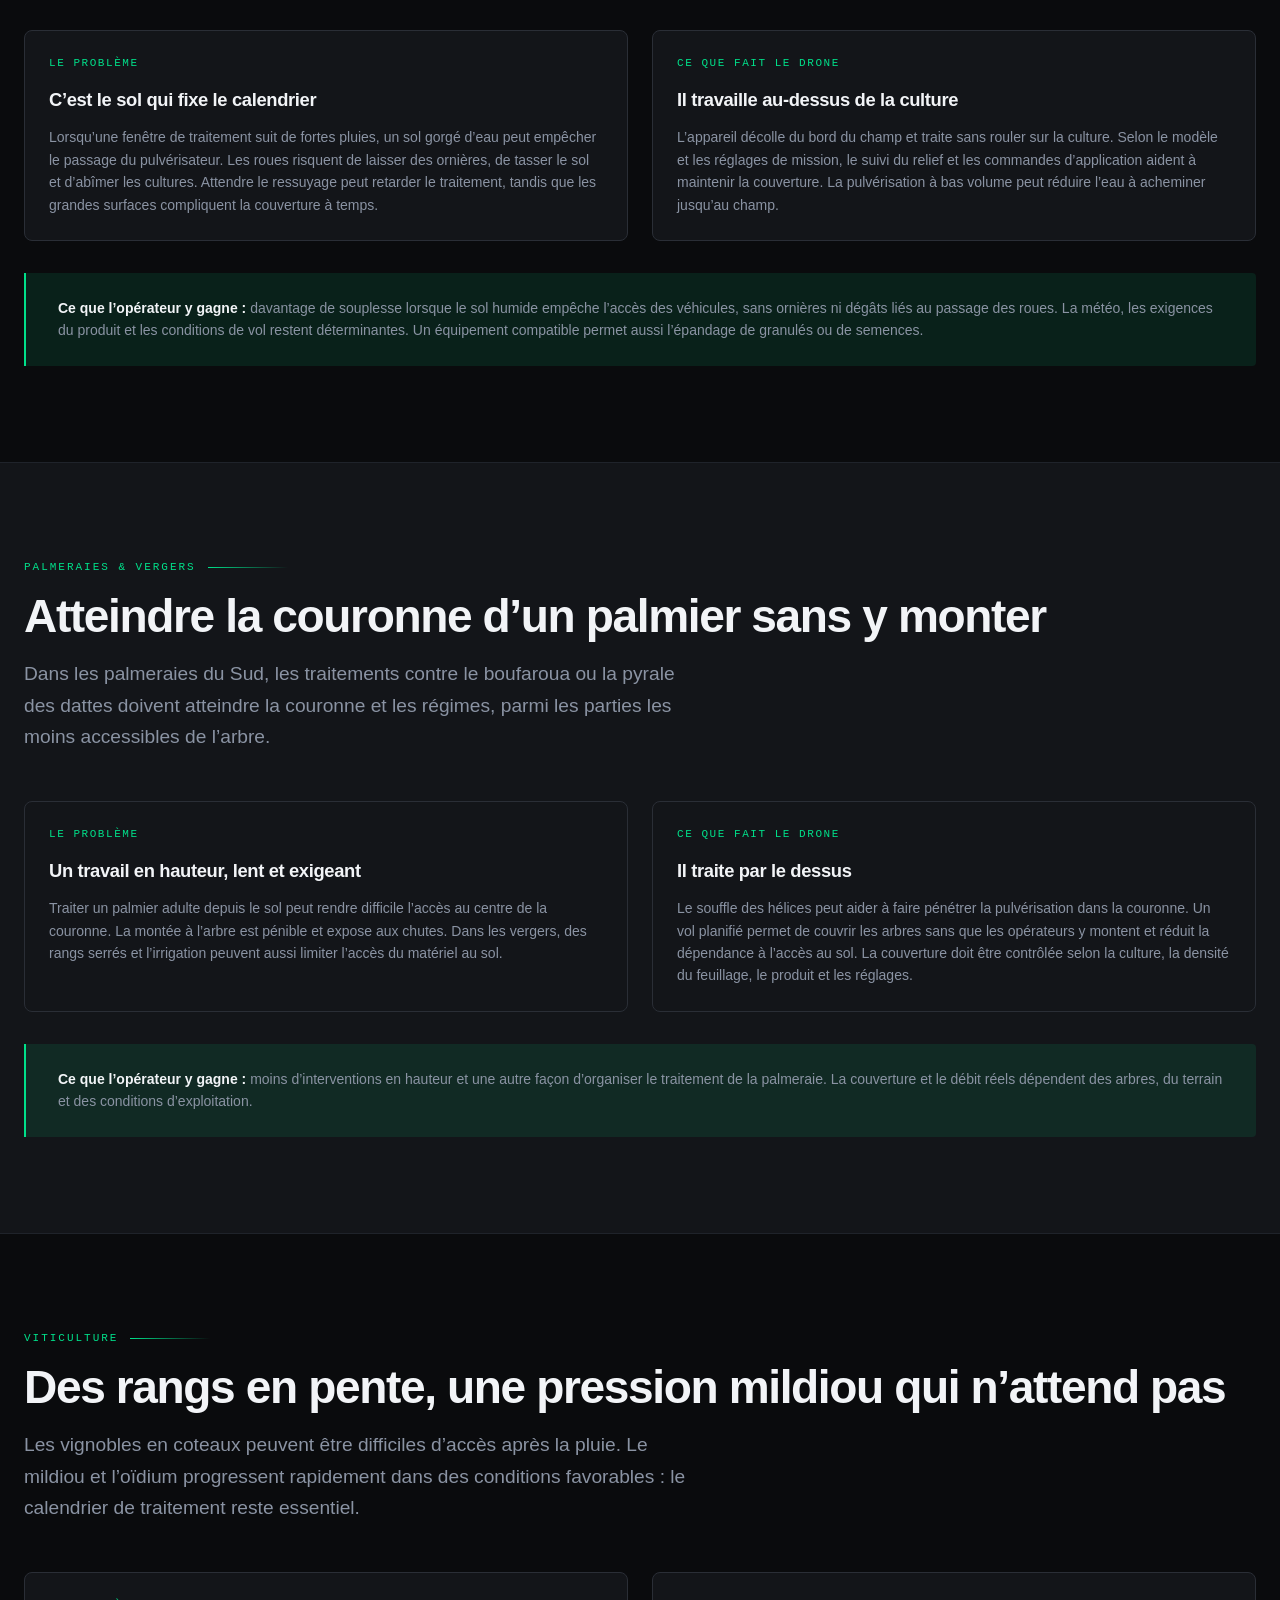
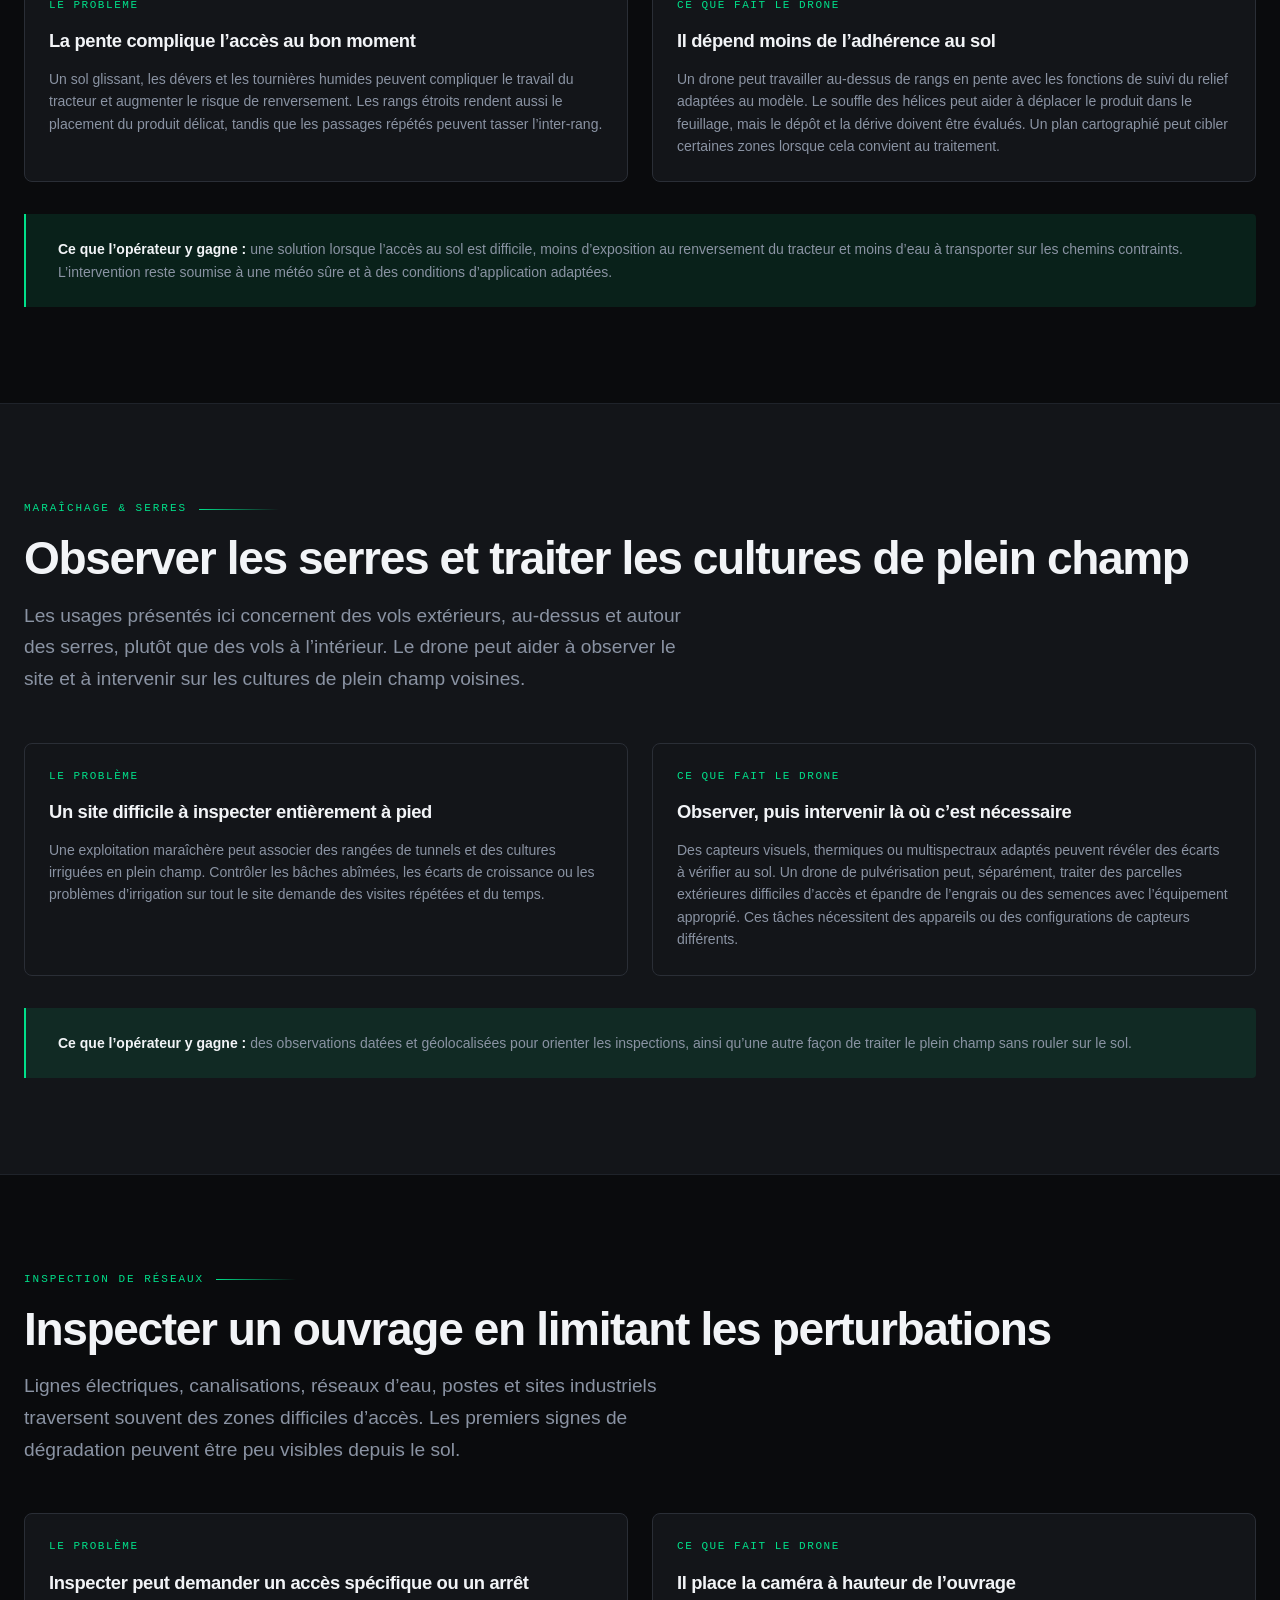
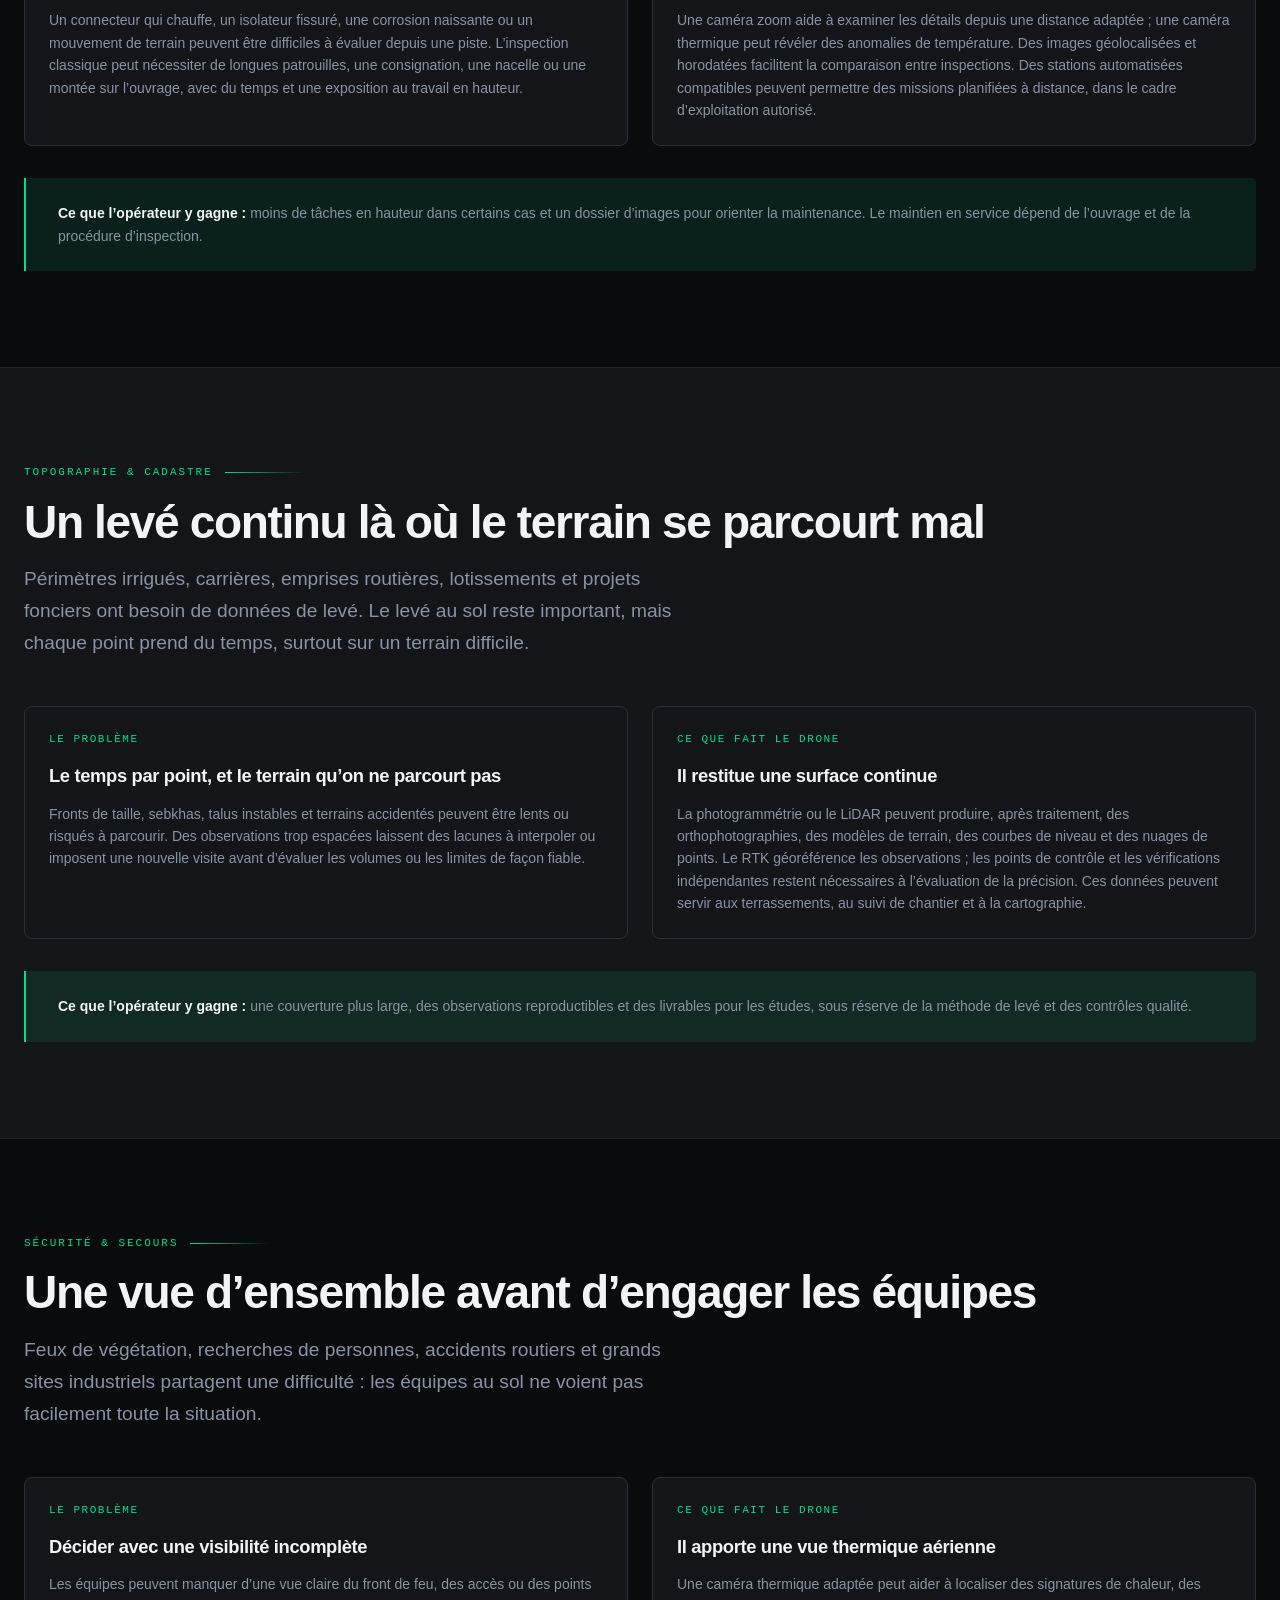
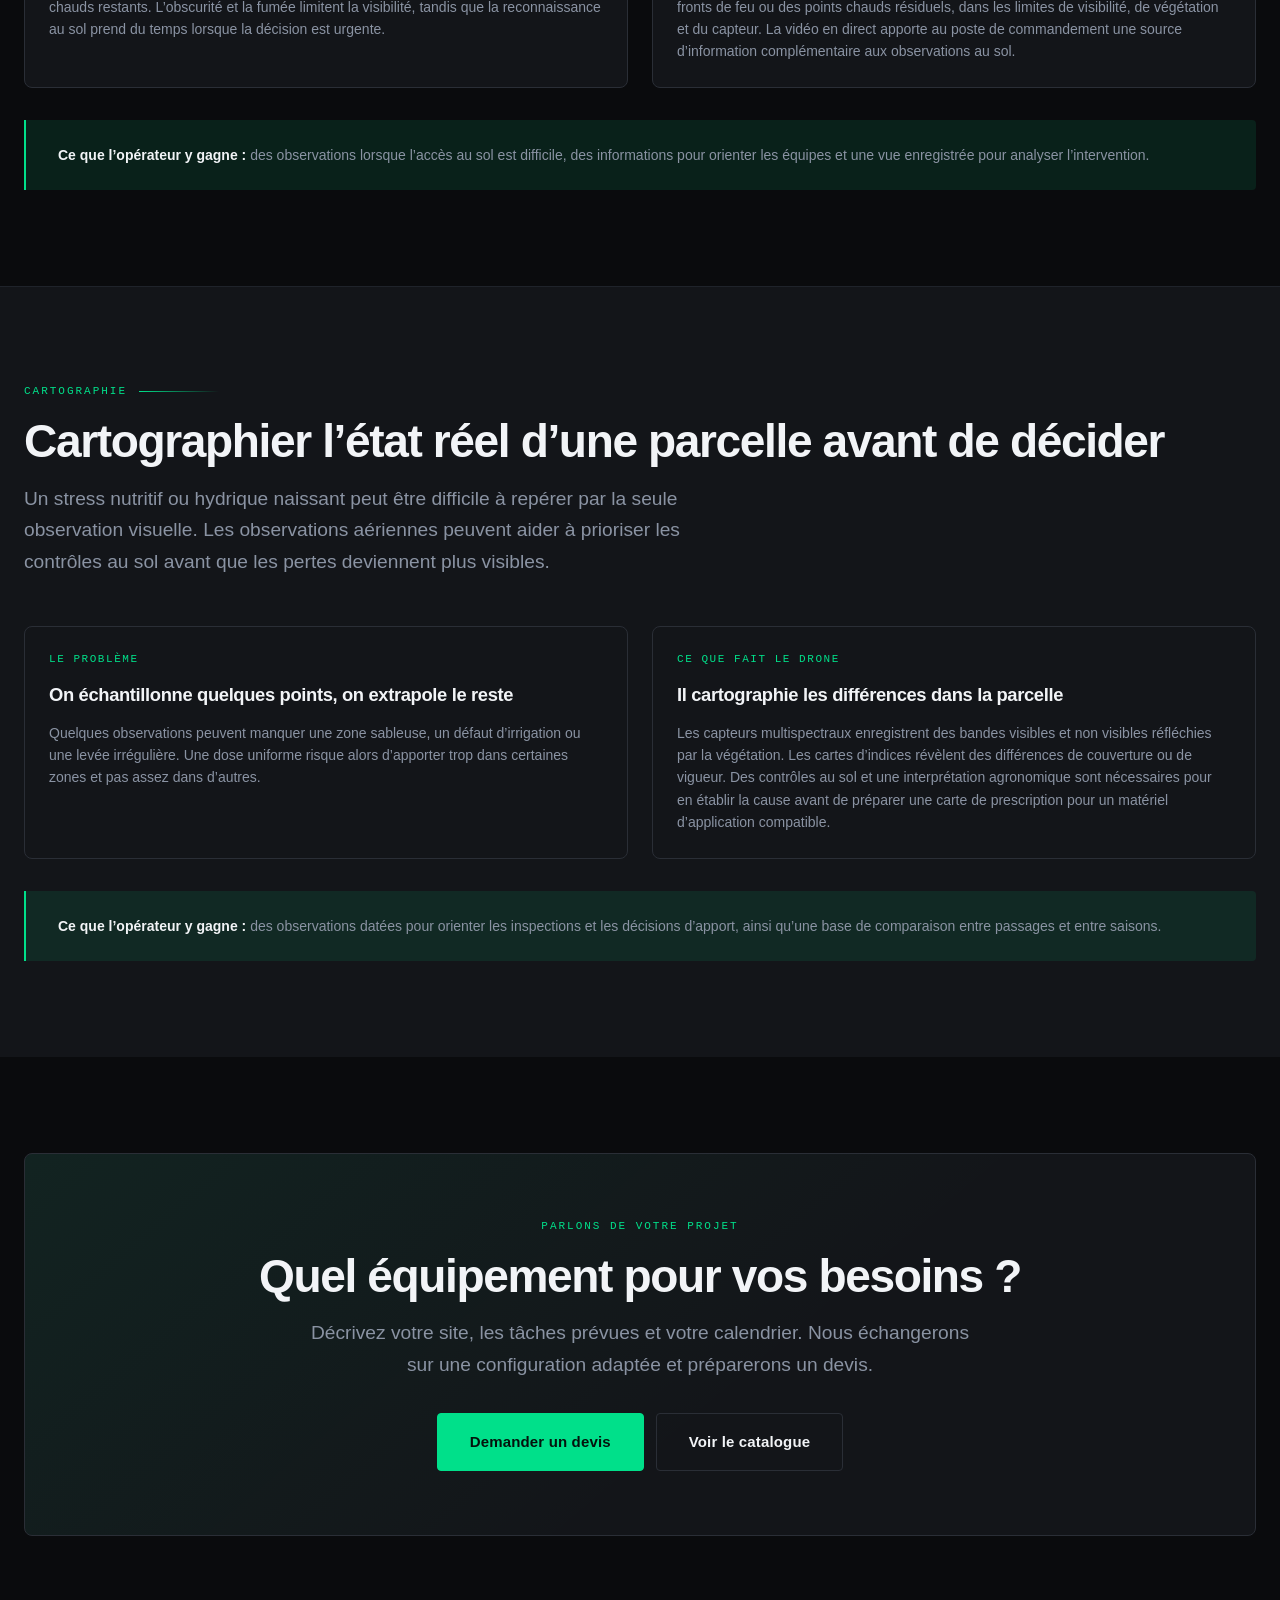
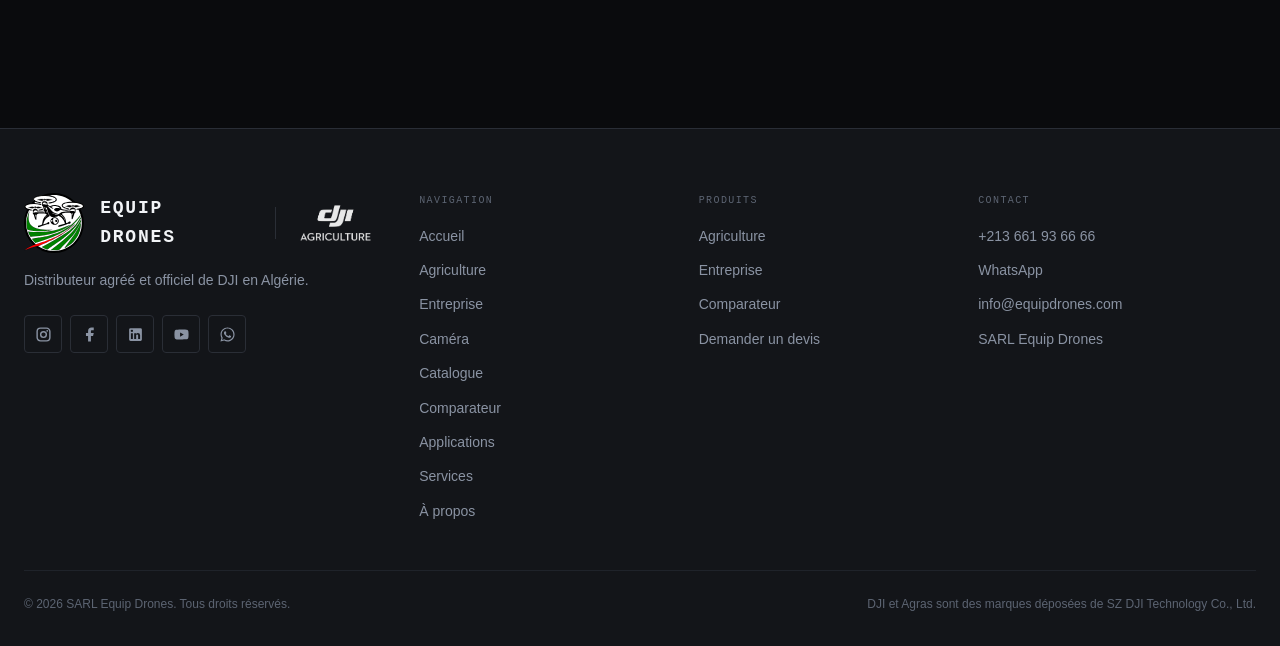
<file: applications.html>
<!DOCTYPE html>
<html lang="fr">
<head>
<meta charset="utf-8">
<meta name="viewport" content="width=device-width, initial-scale=1">
<title data-i18n="applications.copy.applications-par-secteur-equip-drones">Applications par secteur — Equip Drones</title>
<meta name="description" content="Céréaliculture, palmeraies, viticulture, maraîchage, inspection de réseaux, topographie : le problème réel du terrain, ce que le drone y change et les modèles DJI recommandés par Equip Drones." data-i18n-attr="content:applications.meta.description">
<link rel="icon" href="assets/img/svg/Logo.svg" type="image/svg+xml">
<link rel="canonical" href="https://equipdrones.com/applications.html">
<meta property="og:type" content="website">
<meta property="og:site_name" content="Equip Drones">
<meta property="og:url" content="https://equipdrones.com/applications.html">
<meta property="og:title" content="Applications par secteur — Equip Drones">
<meta property="og:description" content="Céréaliculture, palmeraies, viticulture, maraîchage, inspection de réseaux, topographie : modèles DJI recommandés par Equip Drones en Algérie.">
<meta property="og:image" content="https://equipdrones.com/assets/img/photos/hero-spray.jpg">
<meta name="twitter:card" content="summary_large_image">
<link rel="stylesheet" href="assets/css/site.css">
</head>
<body>
<div data-header="applications"></div>

<main id="main">

  <!-- ====================================================== TÊTE DE PAGE -->
  <section class="page-head">
    <div class="wrap">
      <p class="eyebrow" data-i18n="misc.official">Distributeur officiel DJI — Algérie</p>
      <h1 class="h-hero" data-i18n="applications.copy.applications-par-secteur">Applications par secteur</h1>
      <p class="lead measure" data-i18n="applications.copy.un-drone-na-dinteret-que-la-ou">Un drone est utile lorsqu’il répond à un besoin que le matériel existant ne couvre pas, ou pas assez vite. Découvrez les contraintes du terrain, le rôle possible du drone et les modèles DJI proposés comme point de départ pour chaque secteur.</p>
      <div class="row mt-5">
        <a class="tag" href="#cereales" data-i18n="sector.cereales">Céréaliculture</a>
        <a class="tag" href="#palmeraies" data-i18n="sector.palmeraies">Palmeraies &amp; vergers</a>
        <a class="tag" href="#vignes" data-i18n="sector.vignes">Viticulture</a>
        <a class="tag" href="#serres" data-i18n="sector.serres">Maraîchage &amp; serres</a>
        <a class="tag" href="#inspection" data-i18n="sector.inspection">Inspection de réseaux</a>
        <a class="tag" href="#topographie" data-i18n="sector.topographie">Topographie &amp; cadastre</a>
        <a class="tag" href="#securite" data-i18n="sector.securite">Sécurité &amp; secours</a>
        <a class="tag" href="#cartographie" data-i18n="sector.cartographie">Cartographie</a>
      </div>
    </div>
  </section>

  <!-- ============================================================ REPÈRES -->
  <section class="section-sm">
    <div class="wrap">
      <div class="stat-strip">
        <div class="stat">
          <div class="stat-value" data-i18n="applications.copy.500-m-ha">500 M ha</div>
          <div class="stat-label" data-i18n="applications.copy.surfaces-agricoles-traitees-par-drone-dans-le">Hectares traités dans le monde — repère historique de filière</div>
        </div>
        <div class="stat">
          <div class="stat-value">≈ 300 000</div>
          <div class="stat-label" data-i18n="applications.copy.drones-agricoles-en-service-dans-le-monde">Drones agricoles en service — repère historique de filière</div>
        </div>
        <div class="stat">
          <div class="stat-value" data-stat="aircraft">—</div>
          <div class="stat-label" data-i18n="applications.copy.appareils-dji-references-a-notre-catalogue">Appareils DJI référencés à notre catalogue</div>
        </div>
        <div class="stat">
          <div class="stat-value" data-stat="sectors">—</div>
          <div class="stat-label" data-i18n="applications.copy.secteurs-dapplication-traites-sur-cette-page">Secteurs d’application traités sur cette page</div>
        </div>
      </div>
      <p class="tiny mt-4" data-i18n="applications.copy.les-deux-premiers-chiffres-decrivent-la-filiere">Les deux premiers chiffres sont des repères historiques de la filière mondiale, pas les résultats d’exploitation d’Equip Drones.</p>
    </div>
  </section>

  <section class="section-sm">
    <div class="wrap">
      <img data-photo="sunsetField" alt="Drone de pulvérisation au travail au-dessus d’une parcelle en fin de journée"
           style="width:100%;max-height:360px;object-fit:cover;border-radius:8px;border:1px solid var(--border)" data-i18n-attr="alt:applications.a11y.drone-de-pulverisation-au-travail-au-dessus">
    </div>
  </section>

  <!-- ====================================================== CÉRÉALICULTURE -->
  <section class="section section-bordered" id="cereales" style="scroll-margin-top:88px">
    <div class="wrap">
      <div class="section-head">
        <p class="eyebrow" data-i18n="sector.cereales">Céréaliculture</p>
        <h2 class="h-section" data-i18n="applications.copy.traiter-de-grandes-surfaces-dans-une-fenetre">Traiter de grandes surfaces dans une fenêtre de quelques jours</h2>
        <p class="lead" data-i18n="applications.copy.sur-les-hauts-plateaux-la-cerealiculture-se">Sur les Hauts Plateaux, la céréaliculture se joue sur des fenêtres d’intervention courtes. L’application d’un fongicide contre la rouille ou la septoriose doit être adaptée au stade de la culture : montaison, dernière feuille ou épiaison, notamment.</p>
      </div>

      <div class="grid grid-2">
        <div class="card">
          <div class="feature">
            <div class="feature-num" data-i18n="applications.copy.le-probleme">LE PROBLÈME</div>
            <div class="feature-title" data-i18n="applications.copy.cest-le-sol-qui-fixe-le-calendrier">C’est le sol qui fixe le calendrier</div>
            <p class="feature-body" data-i18n="applications.copy.quand-la-fenetre-agronomique-tombe-apres-un">Lorsqu’une fenêtre de traitement suit de fortes pluies, un sol gorgé d’eau peut empêcher le passage du pulvérisateur. Les roues risquent de laisser des ornières, de tasser le sol et d’abîmer les cultures. Attendre le ressuyage peut retarder le traitement, tandis que les grandes surfaces compliquent la couverture à temps.</p>
          </div>
        </div>
        <div class="card">
          <div class="feature">
            <div class="feature-num" data-i18n="applications.copy.ce-que-fait-le-drone">CE QUE FAIT LE DRONE</div>
            <div class="feature-title" data-i18n="applications.copy.il-ne-touche-jamais-le-sol">Il travaille au-dessus de la culture</div>
            <p class="feature-body" data-i18n="applications.copy.lappareil-decolle-du-bord-de-champ-et">L’appareil décolle du bord du champ et traite sans rouler sur la culture. Selon le modèle et les réglages de mission, le suivi du relief et les commandes d’application aident à maintenir la couverture. La pulvérisation à bas volume peut réduire l’eau à acheminer jusqu’au champ.</p>
          </div>
        </div>
      </div>

      <div class="callout mt-6">
        <p class="small" data-i18n-html="applications.copy.ce-que-loperateur-y-gagne-la-fenetre"><span class="strong">Ce que l’opérateur y gagne :</span> davantage de souplesse lorsque le sol humide empêche l’accès des véhicules, sans ornières ni dégâts liés au passage des roues. La météo, les exigences du produit et les conditions de vol restent déterminantes. Un équipement compatible permet aussi l’épandage de granulés ou de semences.</p>
      </div>

    </div>
  </section>

  <!-- =================================================== PALMERAIES & VERGERS -->
  <section class="section section-bordered section-alt" id="palmeraies" style="scroll-margin-top:88px">
    <div class="wrap">
      <div class="section-head">
        <p class="eyebrow" data-i18n="sector.palmeraies">Palmeraies &amp; vergers</p>
        <h2 class="h-section" data-i18n="applications.copy.atteindre-la-couronne-dun-palmier-sans-y">Atteindre la couronne d’un palmier sans y monter</h2>
        <p class="lead" data-i18n="applications.copy.dans-les-palmeraies-du-sud-le-traitement">Dans les palmeraies du Sud, les traitements contre le boufaroua ou la pyrale des dattes doivent atteindre la couronne et les régimes, parmi les parties les moins accessibles de l’arbre.</p>
      </div>

      <div class="grid grid-2">
        <div class="card">
          <div class="feature">
            <div class="feature-num" data-i18n="applications.copy.le-probleme">LE PROBLÈME</div>
            <div class="feature-title" data-i18n="applications.copy.un-travail-en-hauteur-lent-et-dangereux">Un travail en hauteur, lent et exigeant</div>
            <p class="feature-body" data-i18n="applications.copy.depuis-le-sol-une-lance-perd-lessentiel">Traiter un palmier adulte depuis le sol peut rendre difficile l’accès au centre de la couronne. La montée à l’arbre est pénible et expose aux chutes. Dans les vergers, des rangs serrés et l’irrigation peuvent aussi limiter l’accès du matériel au sol.</p>
          </div>
        </div>
        <div class="card">
          <div class="feature">
            <div class="feature-num" data-i18n="applications.copy.ce-que-fait-le-drone">CE QUE FAIT LE DRONE</div>
            <div class="feature-title" data-i18n="applications.copy.il-traite-par-le-dessus">Il traite par le dessus</div>
            <p class="feature-body" data-i18n="applications.copy.le-souffle-des-helices-ouvre-la-couronne">Le souffle des hélices peut aider à faire pénétrer la pulvérisation dans la couronne. Un vol planifié permet de couvrir les arbres sans que les opérateurs y montent et réduit la dépendance à l’accès au sol. La couverture doit être contrôlée selon la culture, la densité du feuillage, le produit et les réglages.</p>
          </div>
        </div>
      </div>

      <div class="callout mt-6">
        <p class="small" data-i18n-html="applications.copy.ce-que-loperateur-y-gagne-le-travail"><span class="strong">Ce que l’opérateur y gagne :</span> moins d’interventions en hauteur et une autre façon d’organiser le traitement de la palmeraie. La couverture et le débit réels dépendent des arbres, du terrain et des conditions d’exploitation.</p>
      </div>

    </div>
  </section>

  <!-- ========================================================= VITICULTURE -->
  <section class="section section-bordered" id="vignes" style="scroll-margin-top:88px">
    <div class="wrap">
      <div class="section-head">
        <p class="eyebrow" data-i18n="sector.vignes">Viticulture</p>
        <h2 class="h-section" data-i18n="applications.copy.des-rangs-en-pente-une-pression-mildiou">Des rangs en pente, une pression mildiou qui n’attend pas</h2>
        <p class="lead" data-i18n="applications.copy.une-grande-partie-du-vignoble-algerien-est">Les vignobles en coteaux peuvent être difficiles d’accès après la pluie. Le mildiou et l’oïdium progressent rapidement dans des conditions favorables : le calendrier de traitement reste essentiel.</p>
      </div>

      <div class="grid grid-2">
        <div class="card">
          <div class="feature">
            <div class="feature-num" data-i18n="applications.copy.le-probleme">LE PROBLÈME</div>
            <div class="feature-title" data-i18n="applications.copy.la-pente-au-pire-moment">La pente complique l’accès au bon moment</div>
            <p class="feature-body" data-i18n="applications.copy.le-moment-ou-il-faut-absolument-repasser">Un sol glissant, les dévers et les tournières humides peuvent compliquer le travail du tracteur et augmenter le risque de renversement. Les rangs étroits rendent aussi le placement du produit délicat, tandis que les passages répétés peuvent tasser l’inter-rang.</p>
          </div>
        </div>
        <div class="card">
          <div class="feature">
            <div class="feature-num" data-i18n="applications.copy.ce-que-fait-le-drone">CE QUE FAIT LE DRONE</div>
            <div class="feature-title" data-i18n="applications.copy.la-pente-ne-change-rien-pour-lui">Il dépend moins de l’adhérence au sol</div>
            <p class="feature-body" data-i18n="applications.copy.le-drone-na-pas-de-probleme-dadherence">Un drone peut travailler au-dessus de rangs en pente avec les fonctions de suivi du relief adaptées au modèle. Le souffle des hélices peut aider à déplacer le produit dans le feuillage, mais le dépôt et la dérive doivent être évalués. Un plan cartographié peut cibler certaines zones lorsque cela convient au traitement.</p>
          </div>
        </div>
      </div>

      <div class="callout mt-6">
        <p class="small" data-i18n-html="applications.copy.ce-que-loperateur-y-gagne-la-protection"><span class="strong">Ce que l’opérateur y gagne :</span> une solution lorsque l’accès au sol est difficile, moins d’exposition au renversement du tracteur et moins d’eau à transporter sur les chemins contraints. L’intervention reste soumise à une météo sûre et à des conditions d’application adaptées.</p>
      </div>

    </div>
  </section>

  <!-- ================================================= MARAÎCHAGE & SERRES -->
  <section class="section section-bordered section-alt" id="serres" style="scroll-margin-top:88px">
    <div class="wrap">
      <div class="section-head">
        <p class="eyebrow" data-i18n="sector.serres">Maraîchage &amp; serres</p>
        <h2 class="h-section" data-i18n="applications.copy.piloter-un-bloc-de-serres-traiter-le">Observer les serres et traiter les cultures de plein champ</h2>
        <p class="lead" data-i18n="applications.copy.disons-le-franchement-un-multirotor-ne-vole">Les usages présentés ici concernent des vols extérieurs, au-dessus et autour des serres, plutôt que des vols à l’intérieur. Le drone peut aider à observer le site et à intervenir sur les cultures de plein champ voisines.</p>
      </div>

      <div class="grid grid-2">
        <div class="card">
          <div class="feature">
            <div class="feature-num" data-i18n="applications.copy.le-probleme">LE PROBLÈME</div>
            <div class="feature-title" data-i18n="applications.copy.un-site-trop-vaste-pour-etre-vu">Un site difficile à inspecter entièrement à pied</div>
            <p class="feature-body" data-i18n="applications.copy.une-exploitation-maraichere-ce-sont-des-dizaines">Une exploitation maraîchère peut associer des rangées de tunnels et des cultures irriguées en plein champ. Contrôler les bâches abîmées, les écarts de croissance ou les problèmes d’irrigation sur tout le site demande des visites répétées et du temps.</p>
          </div>
        </div>
        <div class="card">
          <div class="feature">
            <div class="feature-num" data-i18n="applications.copy.ce-que-fait-le-drone">CE QUE FAIT LE DRONE</div>
            <div class="feature-title" data-i18n="applications.copy.un-vol-de-controle-puis-un-vol">Observer, puis intervenir là où c’est nécessaire</div>
            <p class="feature-body" data-i18n="applications.copy.au-dessus-des-serres-une-camera-thermique">Des capteurs visuels, thermiques ou multispectraux adaptés peuvent révéler des écarts à vérifier au sol. Un drone de pulvérisation peut, séparément, traiter des parcelles extérieures difficiles d’accès et épandre de l’engrais ou des semences avec l’équipement approprié. Ces tâches nécessitent des appareils ou des configurations de capteurs différents.</p>
          </div>
        </div>
      </div>

      <div class="callout mt-6">
        <p class="small" data-i18n-html="applications.copy.ce-que-loperateur-y-gagne-un-etat"><span class="strong">Ce que l’opérateur y gagne :</span> des observations datées et géolocalisées pour orienter les inspections, ainsi qu’une autre façon de traiter le plein champ sans rouler sur le sol.</p>
      </div>

    </div>
  </section>

  <!-- =============================================== INSPECTION DE RÉSEAUX -->
  <section class="section section-bordered" id="inspection" style="scroll-margin-top:88px">
    <div class="wrap">
      <div class="section-head">
        <p class="eyebrow" data-i18n="sector.inspection">Inspection de réseaux</p>
        <h2 class="h-section" data-i18n="applications.copy.voir-un-defaut-sur-un-ouvrage-sans">Inspecter un ouvrage en limitant les perturbations</h2>
        <p class="lead" data-i18n="applications.copy.lignes-de-transport-delectricite-canalisations-dhydrocarbures-conduites">Lignes électriques, canalisations, réseaux d’eau, postes et sites industriels traversent souvent des zones difficiles d’accès. Les premiers signes de dégradation peuvent être peu visibles depuis le sol.</p>
      </div>

      <div class="grid grid-2">
        <div class="card">
          <div class="feature">
            <div class="feature-num" data-i18n="applications.copy.le-probleme">LE PROBLÈME</div>
            <div class="feature-title" data-i18n="applications.copy.inspecter-coute-un-arret-un-acces-ou">Inspecter peut demander un accès spécifique ou un arrêt</div>
            <p class="feature-body" data-i18n="applications.copy.un-connecteur-qui-chauffe-un-isolateur-fissure">Un connecteur qui chauffe, un isolateur fissuré, une corrosion naissante ou un mouvement de terrain peuvent être difficiles à évaluer depuis une piste. L’inspection classique peut nécessiter de longues patrouilles, une consignation, une nacelle ou une montée sur l’ouvrage, avec du temps et une exposition au travail en hauteur.</p>
          </div>
        </div>
        <div class="card">
          <div class="feature">
            <div class="feature-num" data-i18n="applications.copy.ce-que-fait-le-drone">CE QUE FAIT LE DRONE</div>
            <div class="feature-title" data-i18n="applications.copy.il-monte-a-hauteur-douvrage-louvrage-reste">Il place la caméra à hauteur de l’ouvrage</div>
            <p class="feature-body" data-i18n="applications.copy.la-camera-zoom-lit-letat-dun-isolateur">Une caméra zoom aide à examiner les détails depuis une distance adaptée ; une caméra thermique peut révéler des anomalies de température. Des images géolocalisées et horodatées facilitent la comparaison entre inspections. Des stations automatisées compatibles peuvent permettre des missions planifiées à distance, dans le cadre d’exploitation autorisé.</p>
          </div>
        </div>
      </div>

      <div class="callout mt-6">
        <p class="small" data-i18n-html="applications.copy.ce-que-loperateur-y-gagne-pas-de"><span class="strong">Ce que l’opérateur y gagne :</span> moins de tâches en hauteur dans certains cas et un dossier d’images pour orienter la maintenance. Le maintien en service dépend de l’ouvrage et de la procédure d’inspection.</p>
      </div>

    </div>
  </section>

  <!-- ============================================== TOPOGRAPHIE & CADASTRE -->
  <section class="section section-bordered section-alt" id="topographie" style="scroll-margin-top:88px">
    <div class="wrap">
      <div class="section-head">
        <p class="eyebrow" data-i18n="sector.topographie">Topographie &amp; cadastre</p>
        <h2 class="h-section" data-i18n="applications.copy.un-leve-continu-la-ou-le-terrain">Un levé continu là où le terrain se parcourt mal</h2>
        <p class="lead" data-i18n="applications.copy.perimetres-irrigues-carrieres-emprises-routieres-lotissements-regularisation">Périmètres irrigués, carrières, emprises routières, lotissements et projets fonciers ont besoin de données de levé. Le levé au sol reste important, mais chaque point prend du temps, surtout sur un terrain difficile.</p>
      </div>

      <div class="grid grid-2">
        <div class="card">
          <div class="feature">
            <div class="feature-num" data-i18n="applications.copy.le-probleme">LE PROBLÈME</div>
            <div class="feature-title" data-i18n="applications.copy.le-temps-par-point-et-le-terrain">Le temps par point, et le terrain qu’on ne parcourt pas</div>
            <p class="feature-body" data-i18n="applications.copy.un-front-de-taille-une-sebkha-un">Fronts de taille, sebkhas, talus instables et terrains accidentés peuvent être lents ou risqués à parcourir. Des observations trop espacées laissent des lacunes à interpoler ou imposent une nouvelle visite avant d’évaluer les volumes ou les limites de façon fiable.</p>
          </div>
        </div>
        <div class="card">
          <div class="feature">
            <div class="feature-num" data-i18n="applications.copy.ce-que-fait-le-drone">CE QUE FAIT LE DRONE</div>
            <div class="feature-title" data-i18n="applications.copy.il-restitue-la-surface-pas-seulement-des">Il restitue une surface continue</div>
            <p class="feature-body" data-i18n="applications.copy.un-vol-photogrammetrique-ou-lidar-produit-une">La photogrammétrie ou le LiDAR peuvent produire, après traitement, des orthophotographies, des modèles de terrain, des courbes de niveau et des nuages de points. Le RTK géoréférence les observations ; les points de contrôle et les vérifications indépendantes restent nécessaires à l’évaluation de la précision. Ces données peuvent servir aux terrassements, au suivi de chantier et à la cartographie.</p>
          </div>
        </div>
      </div>

      <div class="callout mt-6">
        <p class="small" data-i18n-html="applications.copy.ce-que-loperateur-y-gagne-un-aller"><span class="strong">Ce que l’opérateur y gagne :</span> une couverture plus large, des observations reproductibles et des livrables pour les études, sous réserve de la méthode de levé et des contrôles qualité.</p>
      </div>

    </div>
  </section>

  <!-- ================================================== SÉCURITÉ & SECOURS -->
  <section class="section section-bordered" id="securite" style="scroll-margin-top:88px">
    <div class="wrap">
      <div class="section-head">
        <p class="eyebrow" data-i18n="sector.securite">Sécurité &amp; secours</p>
        <h2 class="h-section" data-i18n="applications.copy.une-vue-densemble-avant-dengager-les-equipes">Une vue d’ensemble avant d’engager les équipes</h2>
        <p class="lead" data-i18n="applications.copy.feu-de-vegetation-en-ete-recherche-dune">Feux de végétation, recherches de personnes, accidents routiers et grands sites industriels partagent une difficulté : les équipes au sol ne voient pas facilement toute la situation.</p>
      </div>

      <div class="grid grid-2">
        <div class="card">
          <div class="feature">
            <div class="feature-num" data-i18n="applications.copy.le-probleme">LE PROBLÈME</div>
            <div class="feature-title" data-i18n="applications.copy.decider-sans-voir">Décider avec une visibilité incomplète</div>
            <p class="feature-body" data-i18n="applications.copy.les-equipes-engagees-travaillent-sur-des-informations">Les équipes peuvent manquer d’une vue claire du front de feu, des accès ou des points chauds restants. L’obscurité et la fumée limitent la visibilité, tandis que la reconnaissance au sol prend du temps lorsque la décision est urgente.</p>
          </div>
        </div>
        <div class="card">
          <div class="feature">
            <div class="feature-num" data-i18n="applications.copy.ce-que-fait-le-drone">CE QUE FAIT LE DRONE</div>
            <div class="feature-title" data-i18n="applications.copy.il-donne-limage-thermique-en-quelques-minutes">Il apporte une vue thermique aérienne</div>
            <p class="feature-body" data-i18n="applications.copy.un-appareil-thermique-montre-ce-quaucune-equipe">Une caméra thermique adaptée peut aider à localiser des signatures de chaleur, des fronts de feu ou des points chauds résiduels, dans les limites de visibilité, de végétation et du capteur. La vidéo en direct apporte au poste de commandement une source d’information complémentaire aux observations au sol.</p>
          </div>
        </div>
      </div>

      <div class="callout mt-6">
        <p class="small" data-i18n-html="applications.copy.ce-que-loperateur-y-gagne-une-reconnaissance"><span class="strong">Ce que l’opérateur y gagne :</span> des observations lorsque l’accès au sol est difficile, des informations pour orienter les équipes et une vue enregistrée pour analyser l’intervention.</p>
      </div>

    </div>
  </section>

  <!-- ================================================ CARTOGRAPHIE AGRICOLE -->
  <section class="section section-bordered section-alt" id="cartographie" style="scroll-margin-top:88px">
    <div class="wrap">
      <div class="section-head">
        <p class="eyebrow" data-i18n="sector.cartographie">Cartographie</p>
        <h2 class="h-section" data-i18n="applications.copy.cartographier-letat-reel-dune-parcelle-avant-de">Cartographier l’état réel d’une parcelle avant de décider</h2>
        <p class="lead" data-i18n="applications.copy.un-manque-dazote-un-stress-hydrique-naissant">Un stress nutritif ou hydrique naissant peut être difficile à repérer par la seule observation visuelle. Les observations aériennes peuvent aider à prioriser les contrôles au sol avant que les pertes deviennent plus visibles.</p>
      </div>

      <div class="grid grid-2">
        <div class="card">
          <div class="feature">
            <div class="feature-num" data-i18n="applications.copy.le-probleme">LE PROBLÈME</div>
            <div class="feature-title" data-i18n="applications.copy.on-echantillonne-quelques-points-on-extrapole-le">On échantillonne quelques points, on extrapole le reste</div>
            <p class="feature-body" data-i18n="applications.copy.a-pied-on-observe-une-bordure-et">Quelques observations peuvent manquer une zone sableuse, un défaut d’irrigation ou une levée irrégulière. Une dose uniforme risque alors d’apporter trop dans certaines zones et pas assez dans d’autres.</p>
          </div>
        </div>
        <div class="card">
          <div class="feature">
            <div class="feature-num" data-i18n="applications.copy.ce-que-fait-le-drone">CE QUE FAIT LE DRONE</div>
            <div class="feature-title" data-i18n="applications.copy.il-rend-visibles-les-ecarts-avec-leurs">Il cartographie les différences dans la parcelle</div>
            <p class="feature-body" data-i18n="applications.copy.un-capteur-multispectral-enregistre-en-plus-du">Les capteurs multispectraux enregistrent des bandes visibles et non visibles réfléchies par la végétation. Les cartes d’indices révèlent des différences de couverture ou de vigueur. Des contrôles au sol et une interprétation agronomique sont nécessaires pour en établir la cause avant de préparer une carte de prescription pour un matériel d’application compatible.</p>
          </div>
        </div>
      </div>

      <div class="callout mt-6">
        <p class="small" data-i18n-html="applications.copy.ce-que-loperateur-y-gagne-un-diagnostic"><span class="strong">Ce que l’opérateur y gagne :</span> des observations datées pour orienter les inspections et les décisions d’apport, ainsi qu’une base de comparaison entre passages et entre saisons.</p>
      </div>

    </div>
  </section>

  <!-- ================================================================= CTA -->
  <section class="section">
    <div class="wrap">
      <div class="cta-band center">
        <p class="eyebrow eyebrow-plain" data-i18n="applications.copy.parlons-de-votre-parcellaire">Parlons de votre projet</p>
        <h2 class="h-section" data-i18n="applications.copy.quel-appareil-pour-votre-exploitation">Quel équipement pour vos besoins ?</h2>
        <p class="lead measure mt-4" style="margin-inline:auto" data-i18n="applications.copy.decrivez-nous-votre-surface-vos-cultures-et">Décrivez votre site, les tâches prévues et votre calendrier. Nous échangerons sur une configuration adaptée et préparerons un devis.</p>
        <div class="btn-row">
          <a class="btn btn-primary btn-lg" href="devis.html" data-i18n="cta.quote">Demander un devis</a>
          <a class="btn btn-lg" href="catalogue.html" data-i18n="cta.catalogue">Voir le catalogue</a>
        </div>
      </div>
    </div>
  </section>

</main>

<div data-footer></div>

<script src="assets/js/theme-config.js"></script>
<script src="assets/js/data.js"></script>
<script src="assets/js/i18n.js"></script>
<script src="assets/js/app.js"></script>
<script>
(function () {
  'use strict';

  var SECTORS = ['cereales', 'palmeraies', 'vignes', 'serres',
                 'inspection', 'topographie', 'securite', 'cartographie'];

  /* Ordre de mise en avant par secteur. Ne filtre rien : réordonne seulement
     les appareils que data.js associe déjà au secteur. Un identifiant absent
     du catalogue est simplement ignoré. */
  var PREFERRED = {
    cereales:     ['t70p', 't55', 't50'],
    palmeraies:   ['t25p', 't50', 't100'],
    vignes:       ['t25p', 't50', 'mavic-3m'],
    serres:       ['t25', 't25p', 't50'],
    inspection:   ['matrice-4t', 'matrice-350-rtk', 'matrice-400'],
    topographie:  ['matrice-4e', 'matrice-30t', 'matrice-350-rtk'],
    securite:     ['matrice-4t', 'matrice-4td', 'matrice-400'],
    cartographie: ['mavic-3m', 'matrice-4e', 'matrice-400']
  };

  function rank(key, id) {
    var order = PREFERRED[key] || [];
    var i = order.indexOf(id);
    return i === -1 ? order.length + 1 : i;
  }

  function paintPhotos() {
    var photos = window.ED_PHOTOS || {};
    document.querySelectorAll('[data-photo]').forEach(function (img) {
      var url = photos[img.getAttribute('data-photo')];
      if (url) { img.src = url; }
    });
  }

  function paintStats() {
    var n = (window.ED && ED.data && typeof ED.data.aircraft === 'function')
      ? ED.data.aircraft().length : 0;
    var a = document.querySelector('[data-stat="aircraft"]');
    if (a) { a.textContent = n ? String(n) : '—'; }
    var s = document.querySelector('[data-stat="sectors"]');
    if (s) { s.textContent = String(SECTORS.length); }
  }

  function paintSectors() {
    if (!window.ED || !ED.data || !ED.ui) { return; }

    SECTORS.forEach(function (key) {
      var host = document.querySelector('[data-sector="' + key + '"]');
      if (!host) { return; }

      var list = (ED.data.bySector(key) || []).filter(function (p) {
        return p && p.type === 'aircraft';
      });
      if (!list.length && PREFERRED[key]) {
        list = PREFERRED[key].map(function (id) { return ED.data.byId(id); }).filter(Boolean);
      }
      list.sort(function (a, b) {
        return rank(key, a.id) - rank(key, b.id);
      });
      list = list.slice(0, 3);

      if (!list.length) {
        host.className = 'empty-state';
        host.innerHTML = '<p class="body">' + ED.ui.esc(ED.i18n.t('applications.empty')) + '</p>';
        return;
      }

      host.className = 'grid grid-3';
      host.innerHTML = list.map(function (p) { return ED.ui.productCard(p); }).join('');
      ED.i18n.apply(host);
    });
  }

  function render() {
    paintPhotos();
    paintStats();
    paintSectors();
  }

  document.addEventListener('ed:ready', render);
  document.addEventListener('ed:langchange', render);
})();
</script>
  <script src="assets/js/motion.js"></script>
</body>
</html>
</file>
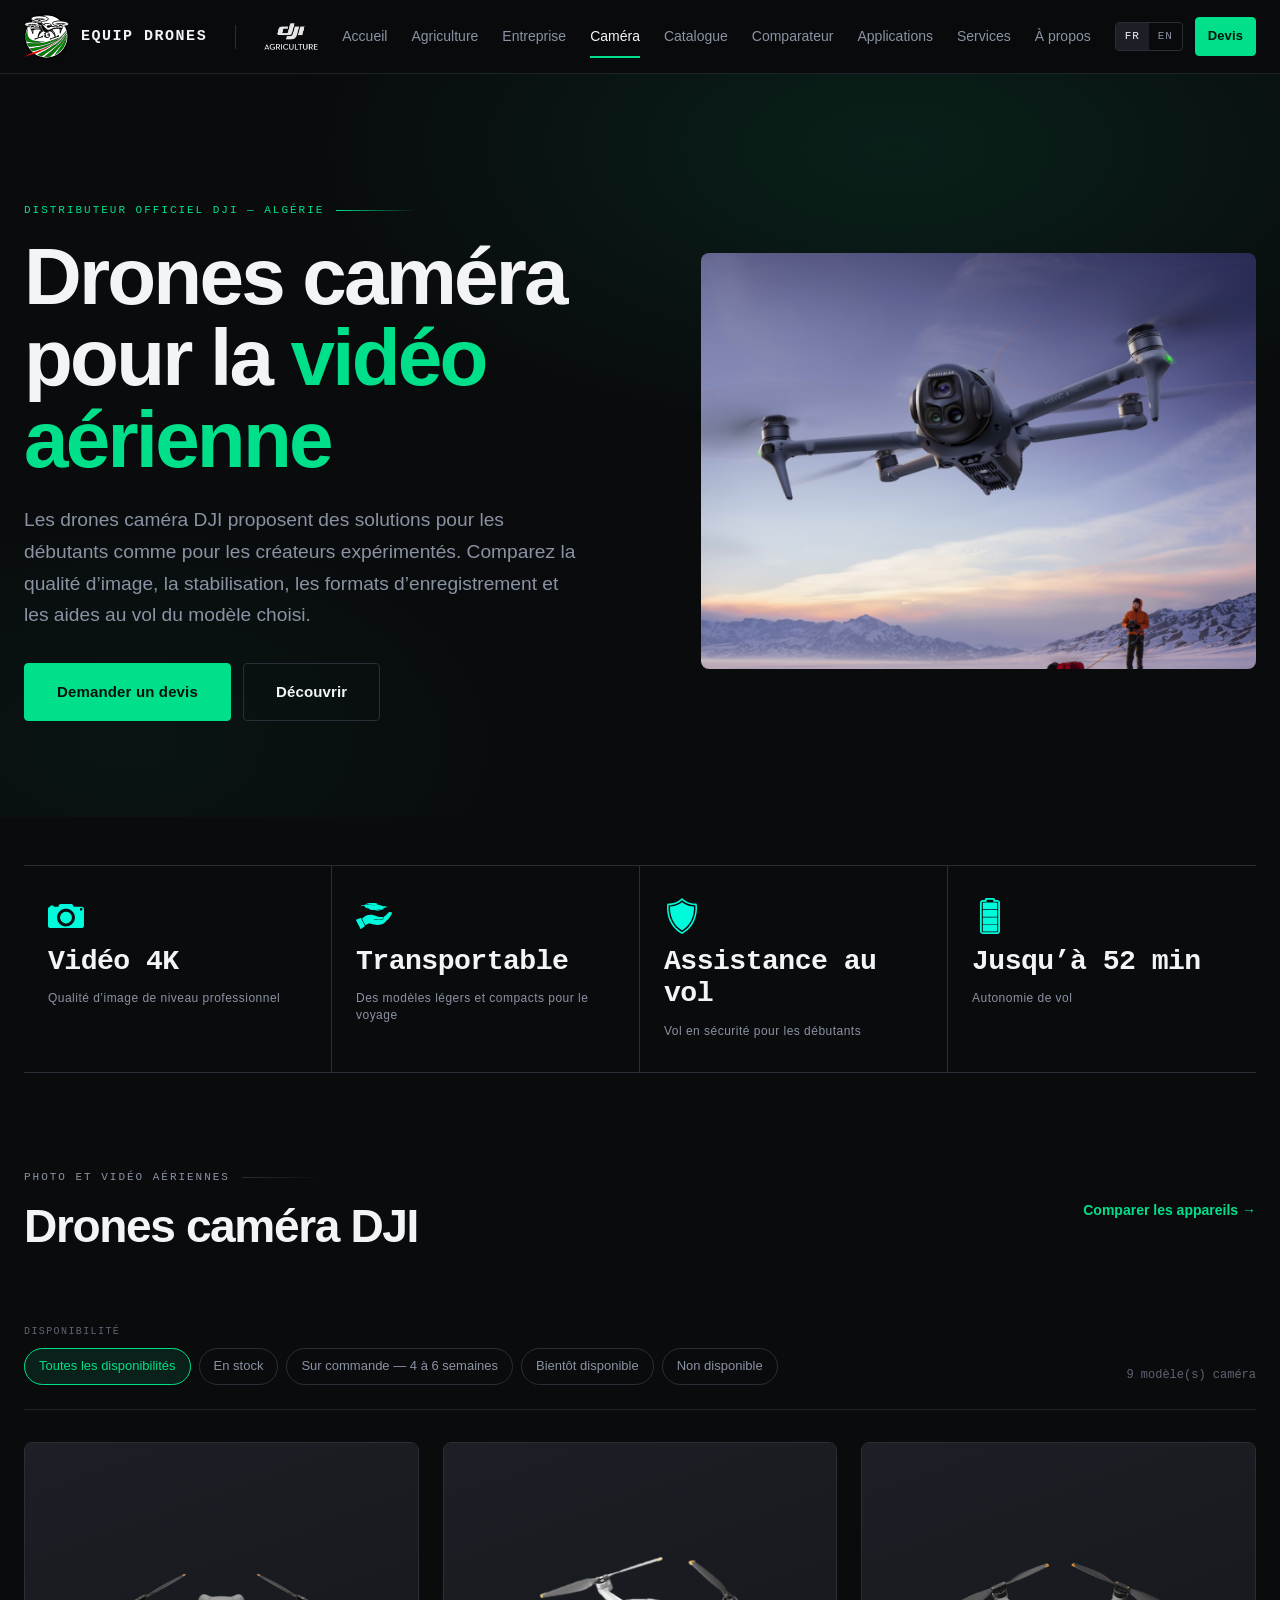
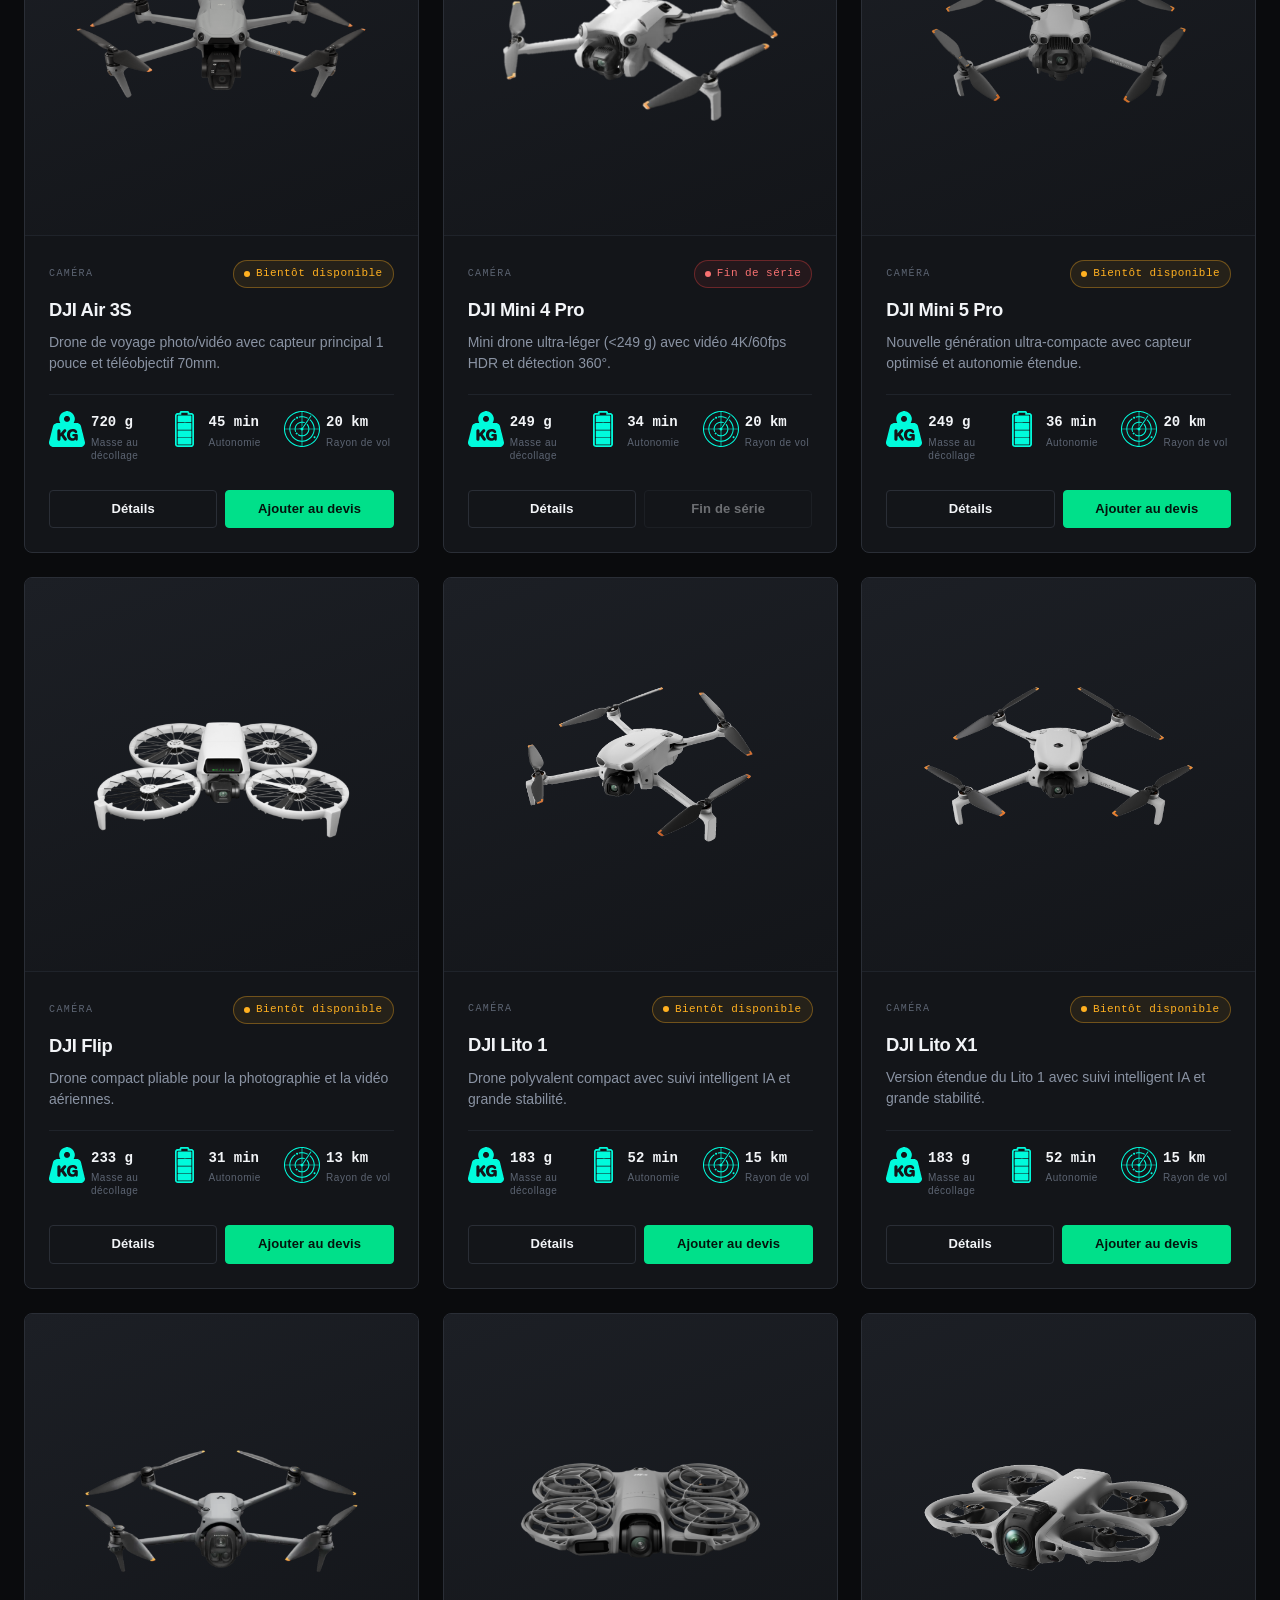
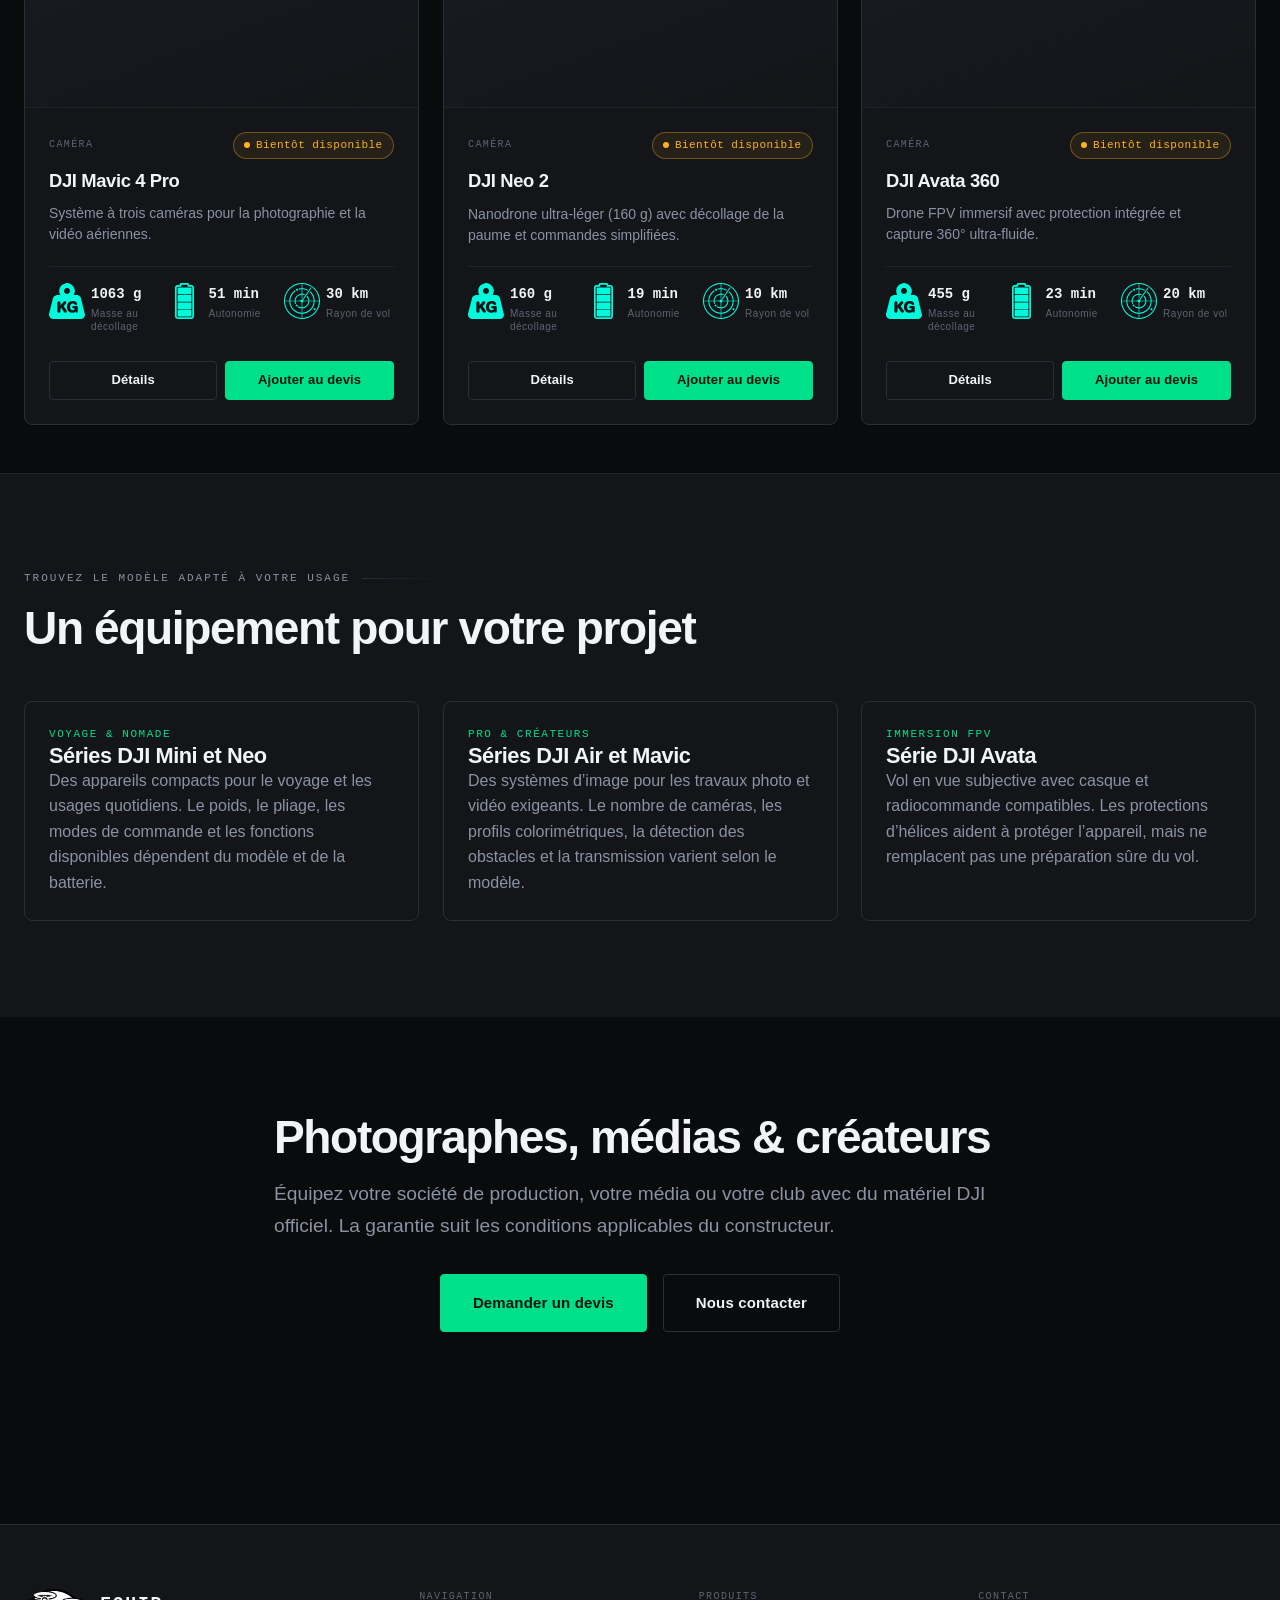
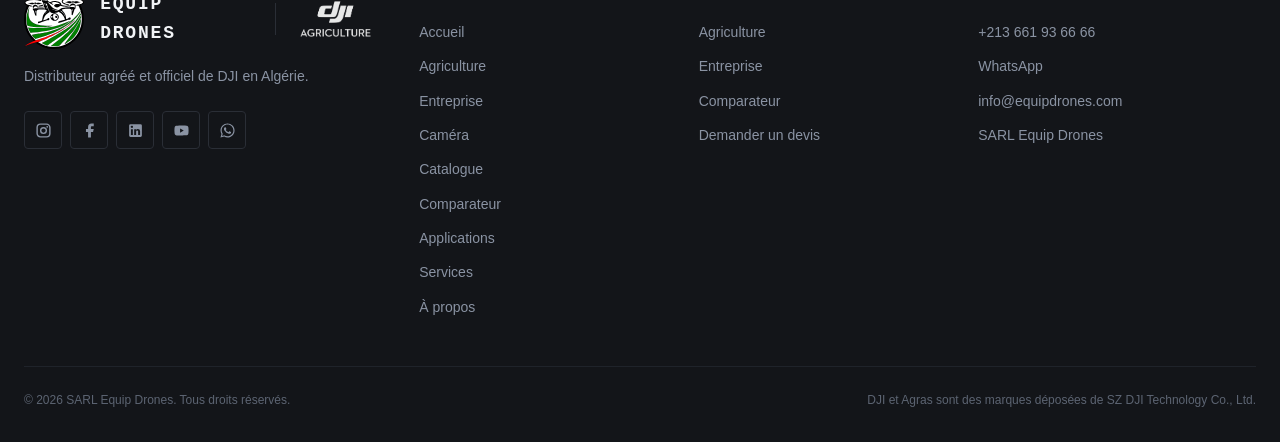
<file: camera.html>
<!DOCTYPE html>
<html lang="fr">
<head>
<meta charset="utf-8">
<meta name="viewport" content="width=device-width, initial-scale=1">
<title data-i18n="camera.copy.dji-camera-loisir-drones-photo-video-en">DJI Caméra &amp; Loisir — Drones Photo &amp; Vidéo en Algérie | Equip Drones</title>
<meta name="description" content="Drones caméra DJI distribués en Algérie : Mavic, Air, Mini, Neo, Avata, Flip et autres modèles. Comparez le matériel pour la photo et la vidéo aériennes." data-i18n-attr="content:camera.meta.description">
<link rel="icon" href="assets/img/svg/Logo.svg" type="image/svg+xml">
<link rel="canonical" href="https://equipdrones.com/camera.html">
<meta property="og:type" content="website">
<meta property="og:site_name" content="Equip Drones">
<meta property="og:url" content="https://equipdrones.com/camera.html">
<meta property="og:title" content="DJI Caméra & Loisir — Drones Photo & Vidéo en Algérie | Equip Drones">
<meta property="og:description" content="Drones caméra DJI distribués en Algérie : Mavic, Air, Mini, Neo, Avata, Flip et autres modèles.">
<meta property="og:image" content="https://equipdrones.com/assets/img/photos/hero-spray.jpg">
<meta name="twitter:card" content="summary_large_image">
<link rel="stylesheet" href="assets/css/site.css">
</head>
<body>

<div data-header="camera"></div>

<main id="main">

  <!-- ===================== HERO ===================== -->
  <section class="hero">
    <div class="wrap">
      <div class="hero-grid">
        <div>
          <p class="eyebrow" data-i18n="misc.official">Distributeur officiel DJI — Algérie</p>
          <h1 class="h-hero" data-i18n-html="camera.copy.drones-camera-creation-video">Drones caméra pour la <span class="accent">vidéo aérienne</span></h1>
          <p class="lead" data-i18n="camera.copy.stabilite-de-vol-qualite-dimage-et-technologies">Les drones caméra DJI proposent des solutions pour les débutants comme pour les créateurs expérimentés. Comparez la qualité d’image, la stabilisation, les formats d’enregistrement et les aides au vol du modèle choisi.</p>
          <div class="hero-actions">
            <a class="btn btn-primary btn-lg" href="devis.html" data-i18n="cta.quote">Demander un devis</a>
            <a class="btn btn-lg" href="#appareils" data-i18n="cta.discover">Découvrir</a>
          </div>
        </div>
        <div class="hero-media">
          <img src="assets/img/photos/04_camera_IMG01.jpg"
               alt="Drone caméra DJI en vol au coucher du soleil"
               onerror="this.onerror=null;this.src='assets/img/svg/aircraft.svg'" data-i18n-attr="alt:camera.a11y.drone-camera-dji-en-vol-au-coucher">
        </div>
      </div>
    </div>
  </section>

  <!-- ===================== CHIFFRES CLÉS CAMÉRA ===================== -->
  <section class="section-sm" aria-label="Performances photo et vidéo" data-i18n-attr="aria-label:camera.a11y.performances-photo-et-video">
    <div class="wrap">
      <div class="stat-strip">
        <div class="stat">
          <img src="assets/img/svg_icons/camera.svg" class="spec-icon" alt="" aria-hidden="true">
          <div class="stat-value" data-i18n="camera.copy.video-4k">Vidéo 4K</div>
          <div class="stat-label" data-i18n="camera.copy.qualite-dimage-exceptionnelle">Qualité d’image de niveau professionnel</div>
        </div>
        <div class="stat">
          <img src="assets/img/svg_icons/light_weight.svg" class="spec-icon" alt="" aria-hidden="true">
          <div class="stat-value" data-i18n="camera.copy.legers">Transportable</div>
          <div class="stat-label" data-i18n="camera.copy.compacts-et-faciles-a-transporter">Des modèles légers et compacts pour le voyage</div>
        </div>
        <div class="stat">
          <img src="assets/img/svg_icons/shield.svg" class="spec-icon" alt="" aria-hidden="true">
          <div class="stat-value" data-i18n="camera.copy.securitaires">Assistance au vol</div>
          <div class="stat-label" data-i18n="camera.copy.detection-intelligente-des-obstacles">Vol en sécurité pour les débutants</div>
        </div>
        <div class="stat">
          <img src="assets/img/svg_icons/full_battery.svg" class="spec-icon" alt="" aria-hidden="true">
          <div class="stat-value" data-i18n="camera.copy.30-a-50-min">Jusqu’à 52 min</div>
          <div class="stat-label" data-i18n="camera.copy.autonomie-de-vol-par-batterie">Autonomie de vol</div>
        </div>
      </div>
    </div>
  </section>

  <!-- ===================== APPAREILS CAMÉRA & FILTRES ===================== -->
  <section class="section-sm" id="appareils">
    <div class="wrap">
      <div class="section-head row-between">
        <div>
          <p class="eyebrow eyebrow-muted" data-i18n="camera.copy.photo-video-aerienne">Photo et vidéo aériennes</p>
          <h2 class="h-section" data-i18n="camera.copy.tous-les-drones-camera-dji">Drones caméra DJI</h2>
        </div>
        <a class="link-arrow" href="comparateur.html" data-i18n="camera.copy.comparer-les-appareils">Comparer les appareils →</a>
      </div>

      <!-- Barre de filtres interactive -->
      <div class="filter-bar mt-6" id="cam-filters"></div>

      <!-- Grille des appareils -->
      <div class="grid grid-3 mt-6" id="cam-grid"></div>

      <!-- État vide -->
      <div id="cam-empty" class="hidden mt-6">
        <div class="empty-state">
          <p class="lead" data-i18n="camera.copy.aucun-appareil-ne-correspond-a-cette-selection">Aucun appareil ne correspond à cette sélection.</p>
          <button type="button" class="btn mt-5" id="cam-reset" data-i18n="camera.copy.reinitialiser-les-filtres">Réinitialiser les filtres</button>
        </div>
      </div>
    </div>
  </section>

  <!-- ===================== GAMMES & USAGES ===================== -->
  <section class="section section-alt section-bordered">
    <div class="wrap">
      <div class="section-head">
        <p class="eyebrow eyebrow-muted" data-i18n="camera.copy.trouvez-le-modele-adapte-a-votre-usage">Trouvez le modèle adapté à votre usage</p>
        <h2 class="h-section" data-i18n="camera.copy.a-chaque-projet-son-aeronef">Un équipement pour votre projet</h2>
      </div>

      <div class="grid grid-3 mt-6">
        <div class="card p-6">
          <div class="feature-num mb-3" data-i18n="camera.copy.voyage-nomade">VOYAGE &amp; NOMADE</div>
          <h3 class="h-card mb-3" data-i18n="camera.copy.dji-mini-neo-series">Séries DJI Mini et Neo</h3>
          <p class="body" data-i18n="camera.copy.moins-de-249-grammes-ultra-portables-pliables">Des appareils compacts pour le voyage et les usages quotidiens. Le poids, le pliage, les modes de commande et les fonctions disponibles dépendent du modèle et de la batterie.</p>
        </div>

        <div class="card p-6">
          <div class="feature-num mb-3" data-i18n="camera.copy.pro-createurs">PRO &amp; CRÉATEURS</div>
          <h3 class="h-card mb-3" data-i18n="camera.copy.dji-air-mavic-series">Séries DJI Air et Mavic</h3>
          <p class="body" data-i18n="camera.copy.double-et-triple-capteurs-optiques-video-10">Des systèmes d’image pour les travaux photo et vidéo exigeants. Le nombre de caméras, les profils colorimétriques, la détection des obstacles et la transmission varient selon le modèle.</p>
        </div>

        <div class="card p-6">
          <div class="feature-num mb-3" data-i18n="camera.copy.immersion-fpv">IMMERSION FPV</div>
          <h3 class="h-card mb-3" data-i18n="camera.avata">Série DJI Avata</h3>
          <p class="body" data-i18n="camera.copy.vol-en-vue-subjective-avec-casque-immersif">Vol en vue subjective avec casque et radiocommande compatibles. Les protections d’hélices aident à protéger l’appareil, mais ne remplacent pas une préparation sûre du vol.</p>
        </div>
      </div>
    </div>
  </section>

  <!-- ===================== BANNIÈRE CTA ===================== -->
  <section class="section">
    <div class="wrap wrap-narrow text-center">
      <h2 class="h-section" data-i18n="camera.copy.photographes-medias-createurs">Photographes, médias &amp; créateurs</h2>
      <p class="lead mt-4" data-i18n="camera.copy.equipez-votre-agence-de-production-media-ou">Équipez votre société de production, votre média ou votre club avec du matériel DJI officiel. La garantie suit les conditions applicables du constructeur.</p>
      <div class="row mt-6" style="justify-content:center;gap:16px">
        <a class="btn btn-primary btn-lg" href="devis.html" data-i18n="camera.copy.demander-un-devis">Demander un devis</a>
        <a class="btn btn-lg" href="a-propos.html#contact" data-i18n="camera.copy.nous-contacter">Nous contacter</a>
      </div>
    </div>
  </section>

</main>

<div data-footer></div>

<!-- Scripts standards -->
<script src="assets/js/theme-config.js"></script>
<script src="assets/js/data.js"></script>
<script src="assets/js/i18n.js"></script>
<script src="assets/js/app.js"></script>

<script>
(function () {
  'use strict';

  var AVAIL = ['in_stock', 'on_order', 'coming_soon', 'not_available'];
  var state = { avail: 'all' };

  function chip(group, value, label, pressed) {
    return '<button type="button" class="chip"' +
           ' data-filter="' + group + '"' +
           ' data-value="' + ED.ui.esc(value) + '"' +
           ' aria-pressed="' + (pressed ? 'true' : 'false') + '">' +
           ED.ui.esc(label) + '</button>';
  }

  function renderFilterBar() {
    var availChips = chip('avail', 'all', ED.i18n.t('filter.availability'), state.avail === 'all') +
      AVAIL.map(function (a) {
        return chip('avail', a, ED.i18n.t('avail.' + a), state.avail === a);
      }).join('');

    var html = '<div class="filter-group">' +
                 '<span class="filter-label">' + ED.i18n.t('filter.availLabel') + '</span>' +
                 '<div class="chips">' + availChips + '</div>' +
               '</div>' +
               '<p class="result-count" id="cam-count" role="status"></p>';

    var bar = document.getElementById('cam-filters');
    if (bar) bar.innerHTML = html;
  }

  function matches(p) {
    if (p.category !== 'camera' || p.type !== 'aircraft') return false;
    if (state.avail !== 'all' && p.availability !== state.avail) return false;
    return true;
  }

  function apply() {
    var products = ED.data.products.filter(matches);

    document.querySelectorAll('#cam-filters .chip[data-filter]').forEach(function (b) {
      var pressed = state[b.getAttribute('data-filter')] === b.getAttribute('data-value');
      b.setAttribute('aria-pressed', String(pressed));
    });

    var count = document.getElementById('cam-count');
    if (count) count.textContent = products.length + ' ' + ED.i18n.t('count.camera');

    var grid = document.getElementById('cam-grid');
    if (grid) {
      grid.innerHTML = products.map(function (p) { return ED.ui.productCard(p); }).join('');
      ED.i18n.apply(grid);
      grid.classList.toggle('hidden', products.length === 0);
    }

    var empty = document.getElementById('cam-empty');
    if (empty) empty.classList.toggle('hidden', products.length !== 0);
  }

  function init() {
    renderFilterBar();
    apply();

    document.addEventListener('click', function (e) {
      if (!e.target.closest) return;
      var c = e.target.closest('#cam-filters .chip[data-filter]');
      if (c) {
        state[c.getAttribute('data-filter')] = c.getAttribute('data-value');
        apply();
        return;
      }

      if (e.target.closest('#cam-reset')) {
        state.avail = 'all';
        apply();
      }
    });
  }

  document.addEventListener('ed:ready', init);
  document.addEventListener('ed:langchange', function () {
    renderFilterBar();
    apply();
  });
})();
</script>

<script src="assets/js/motion.js"></script>
</body>
</html>
</file>
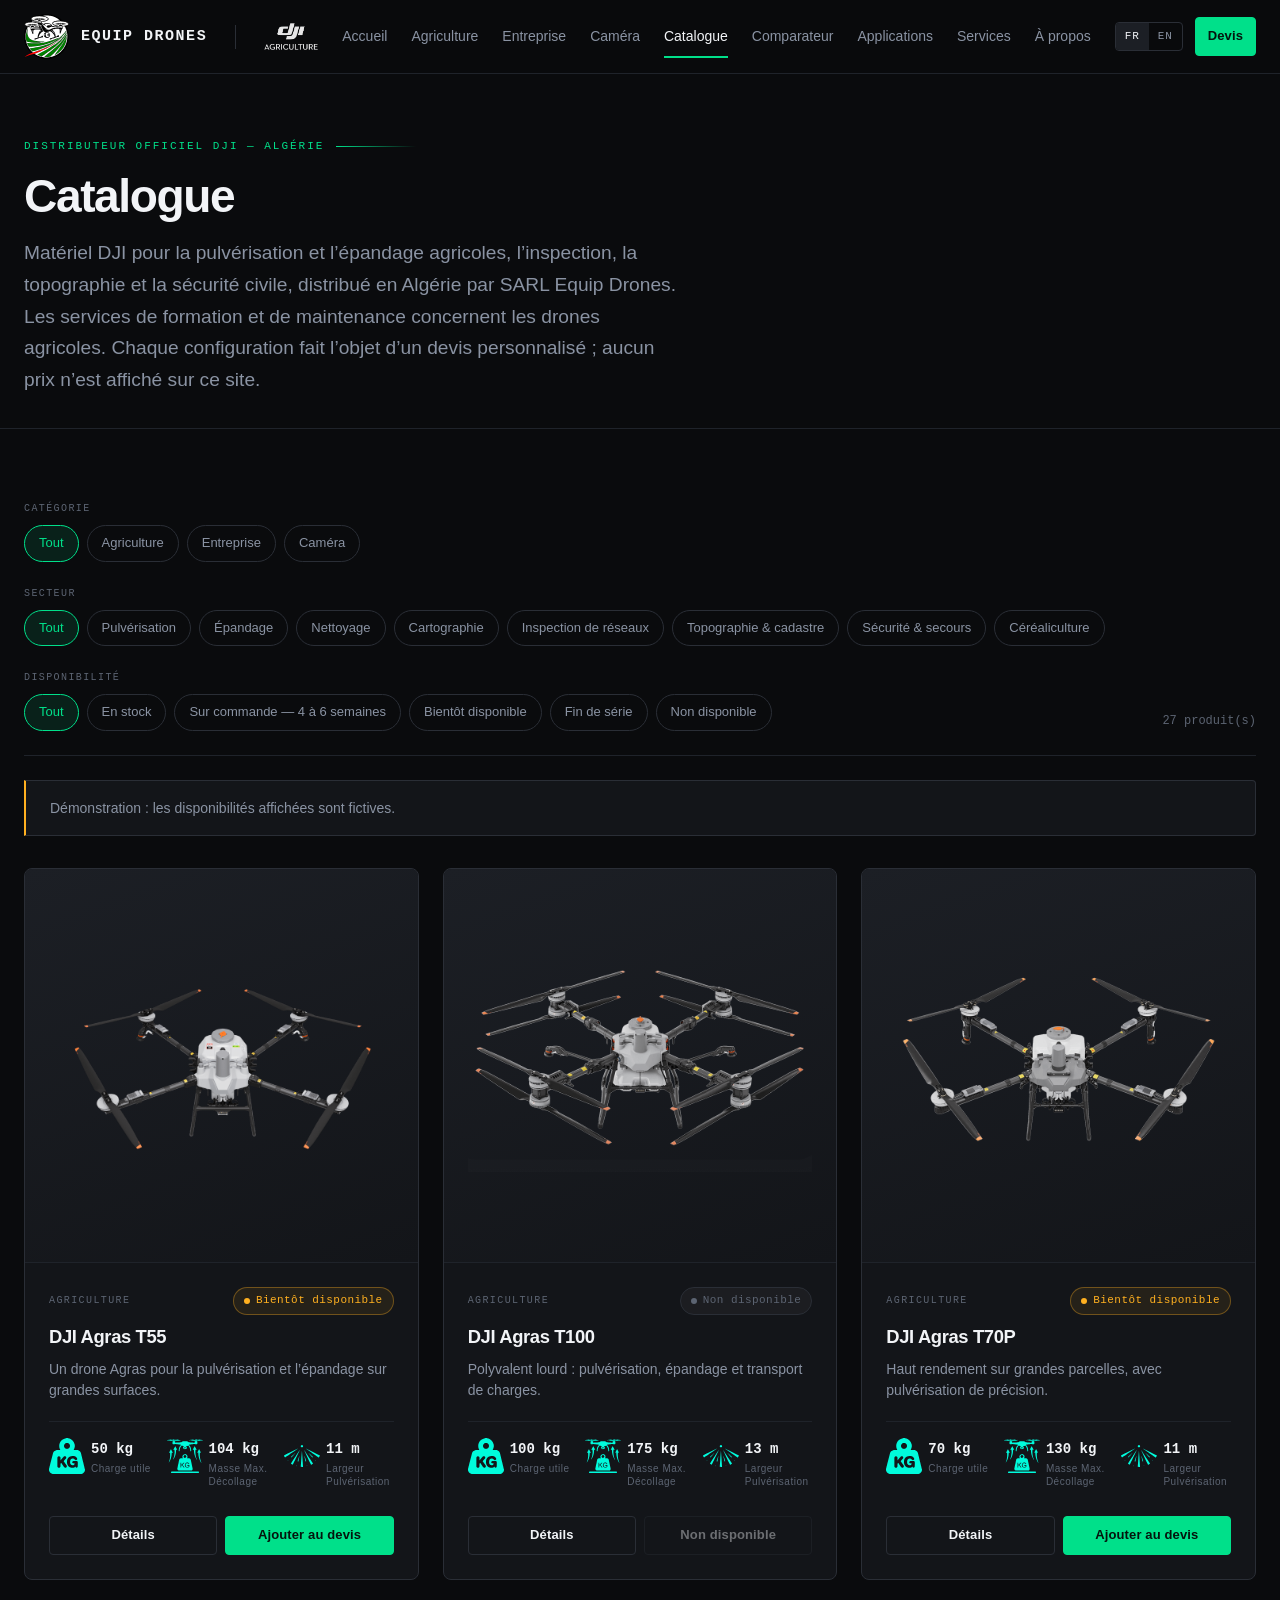
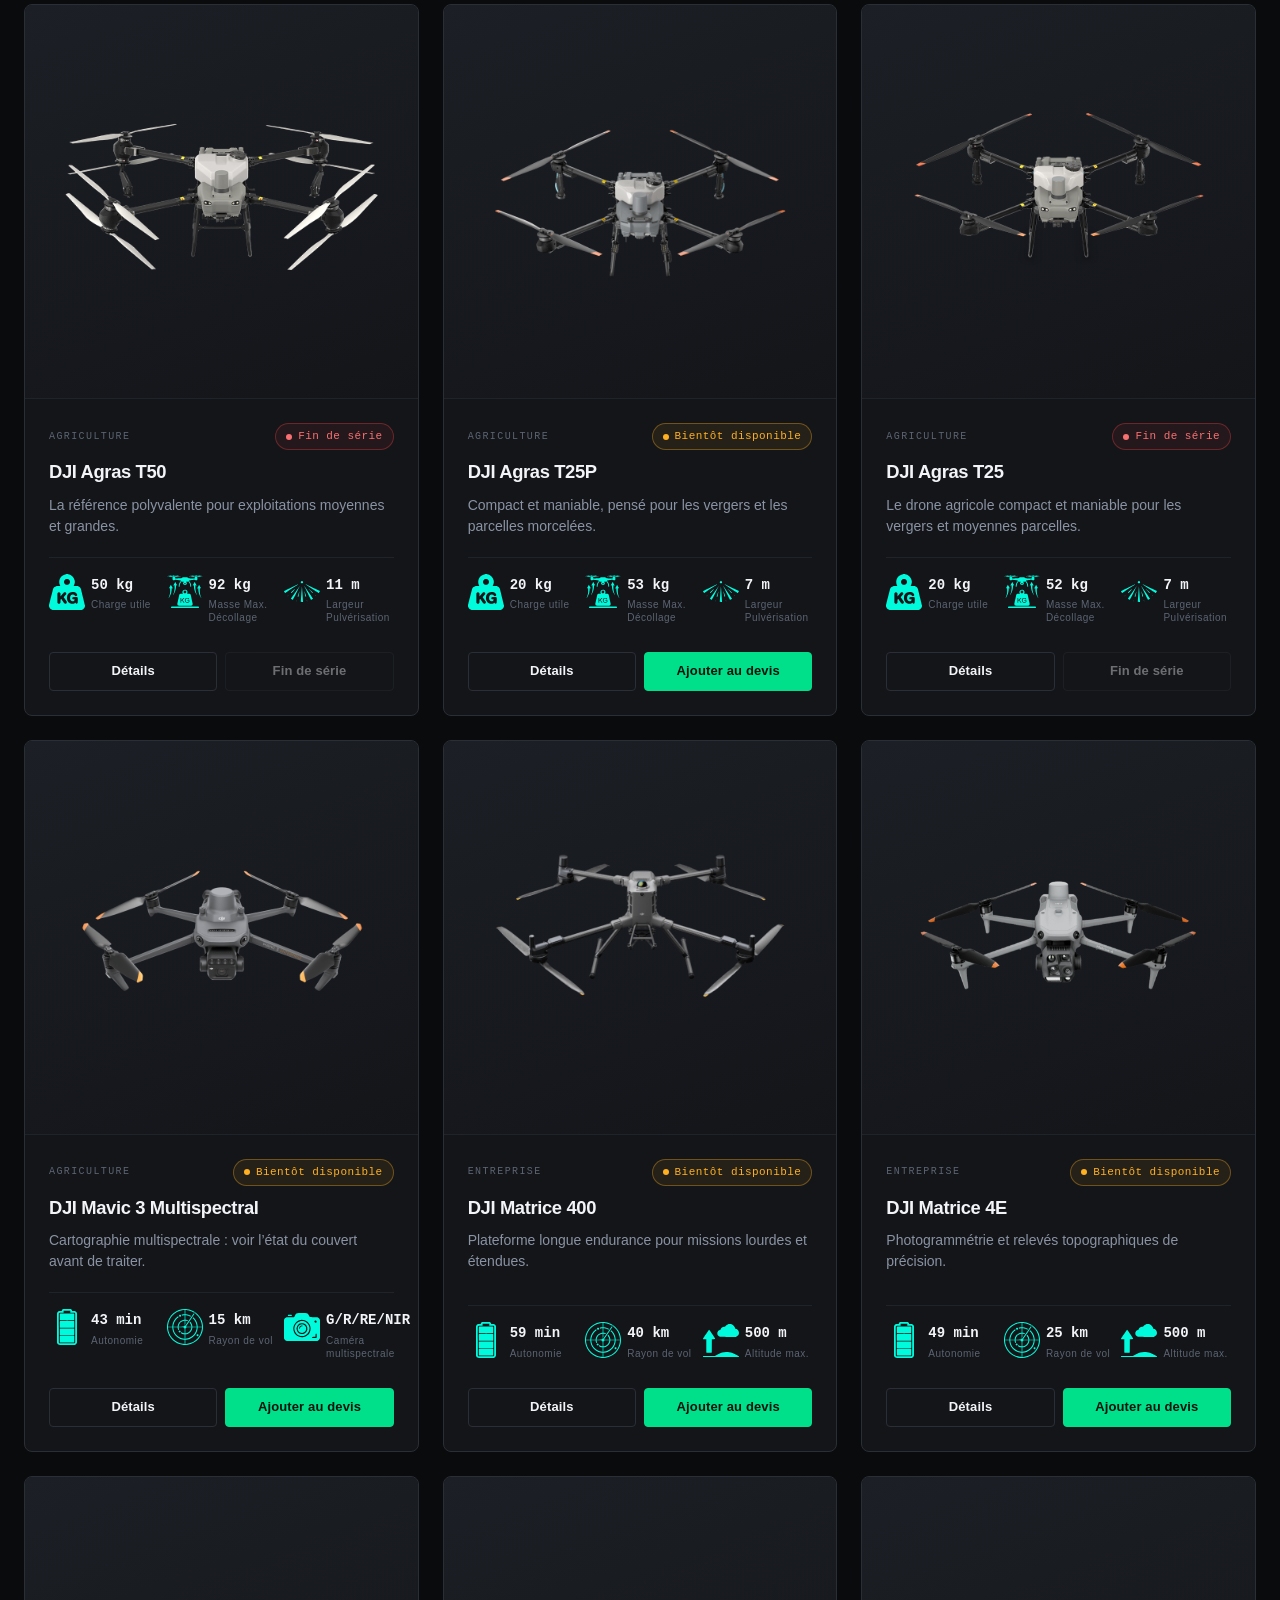
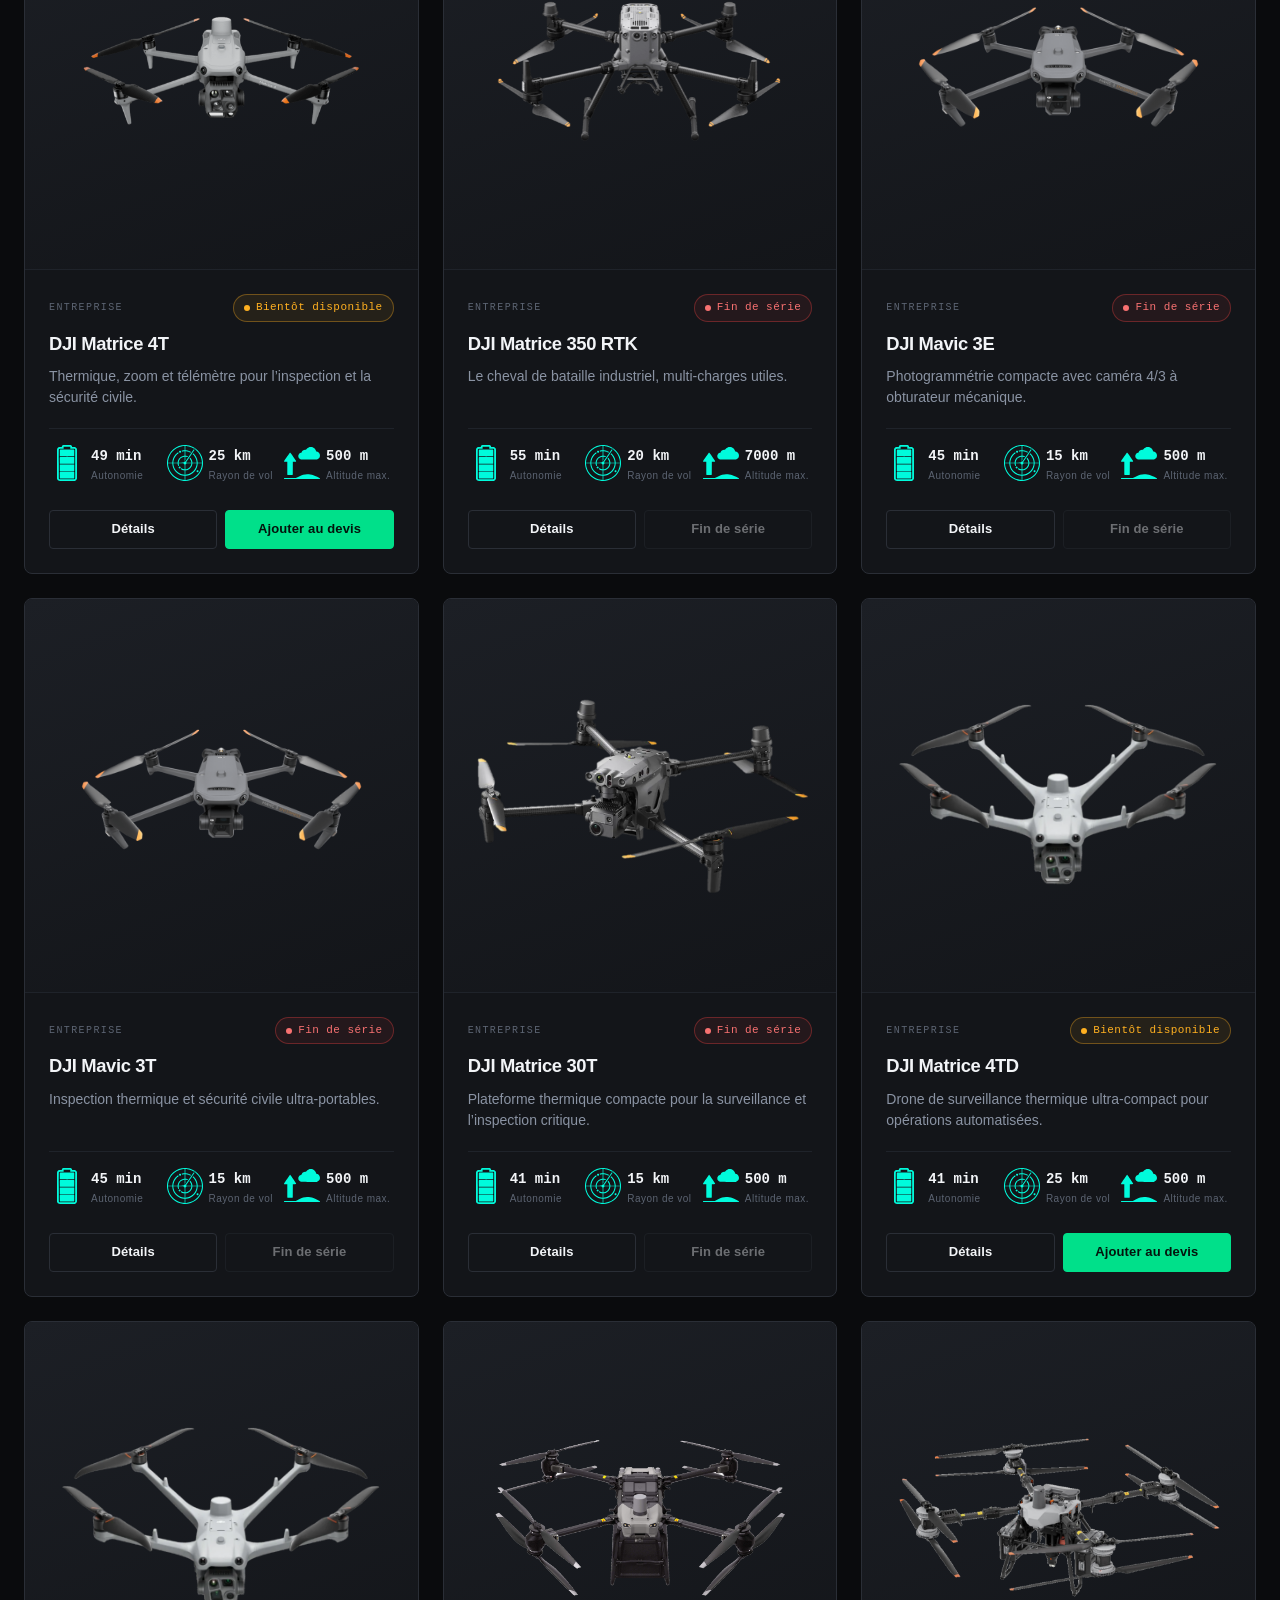
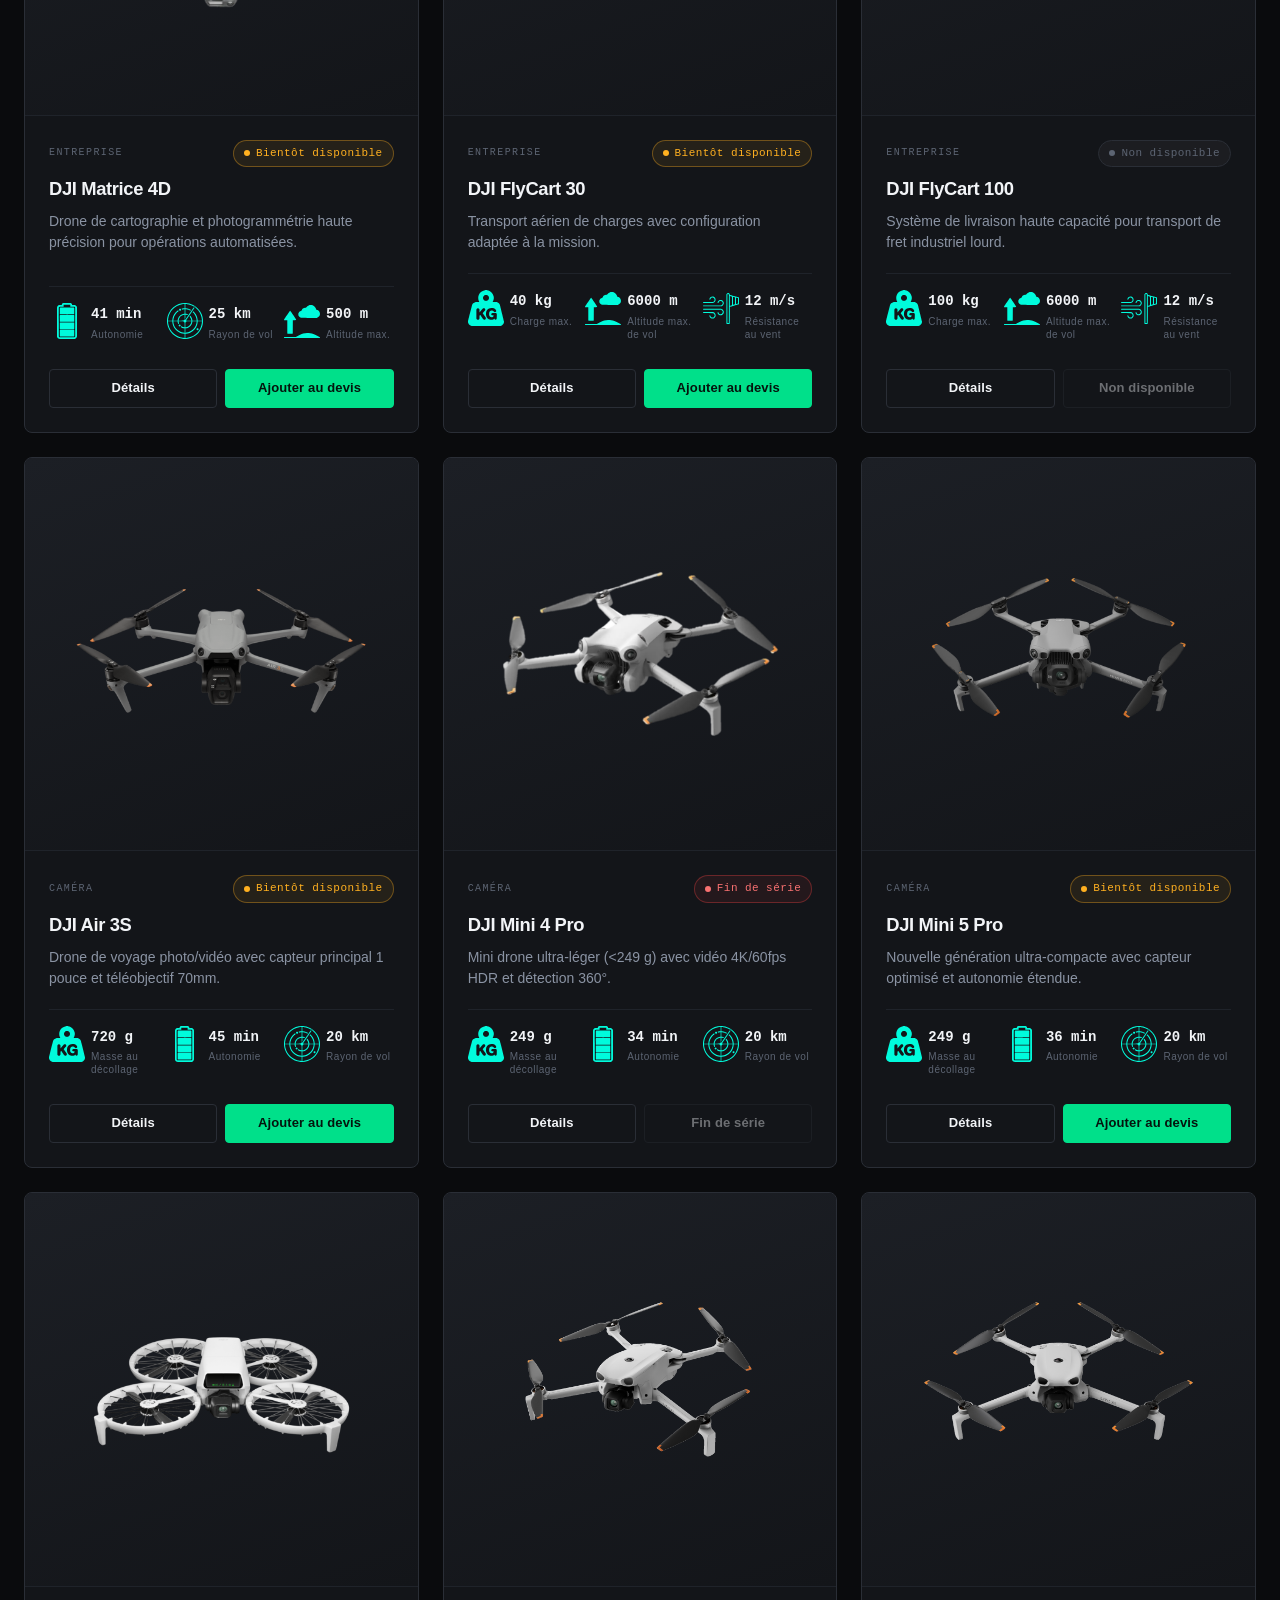
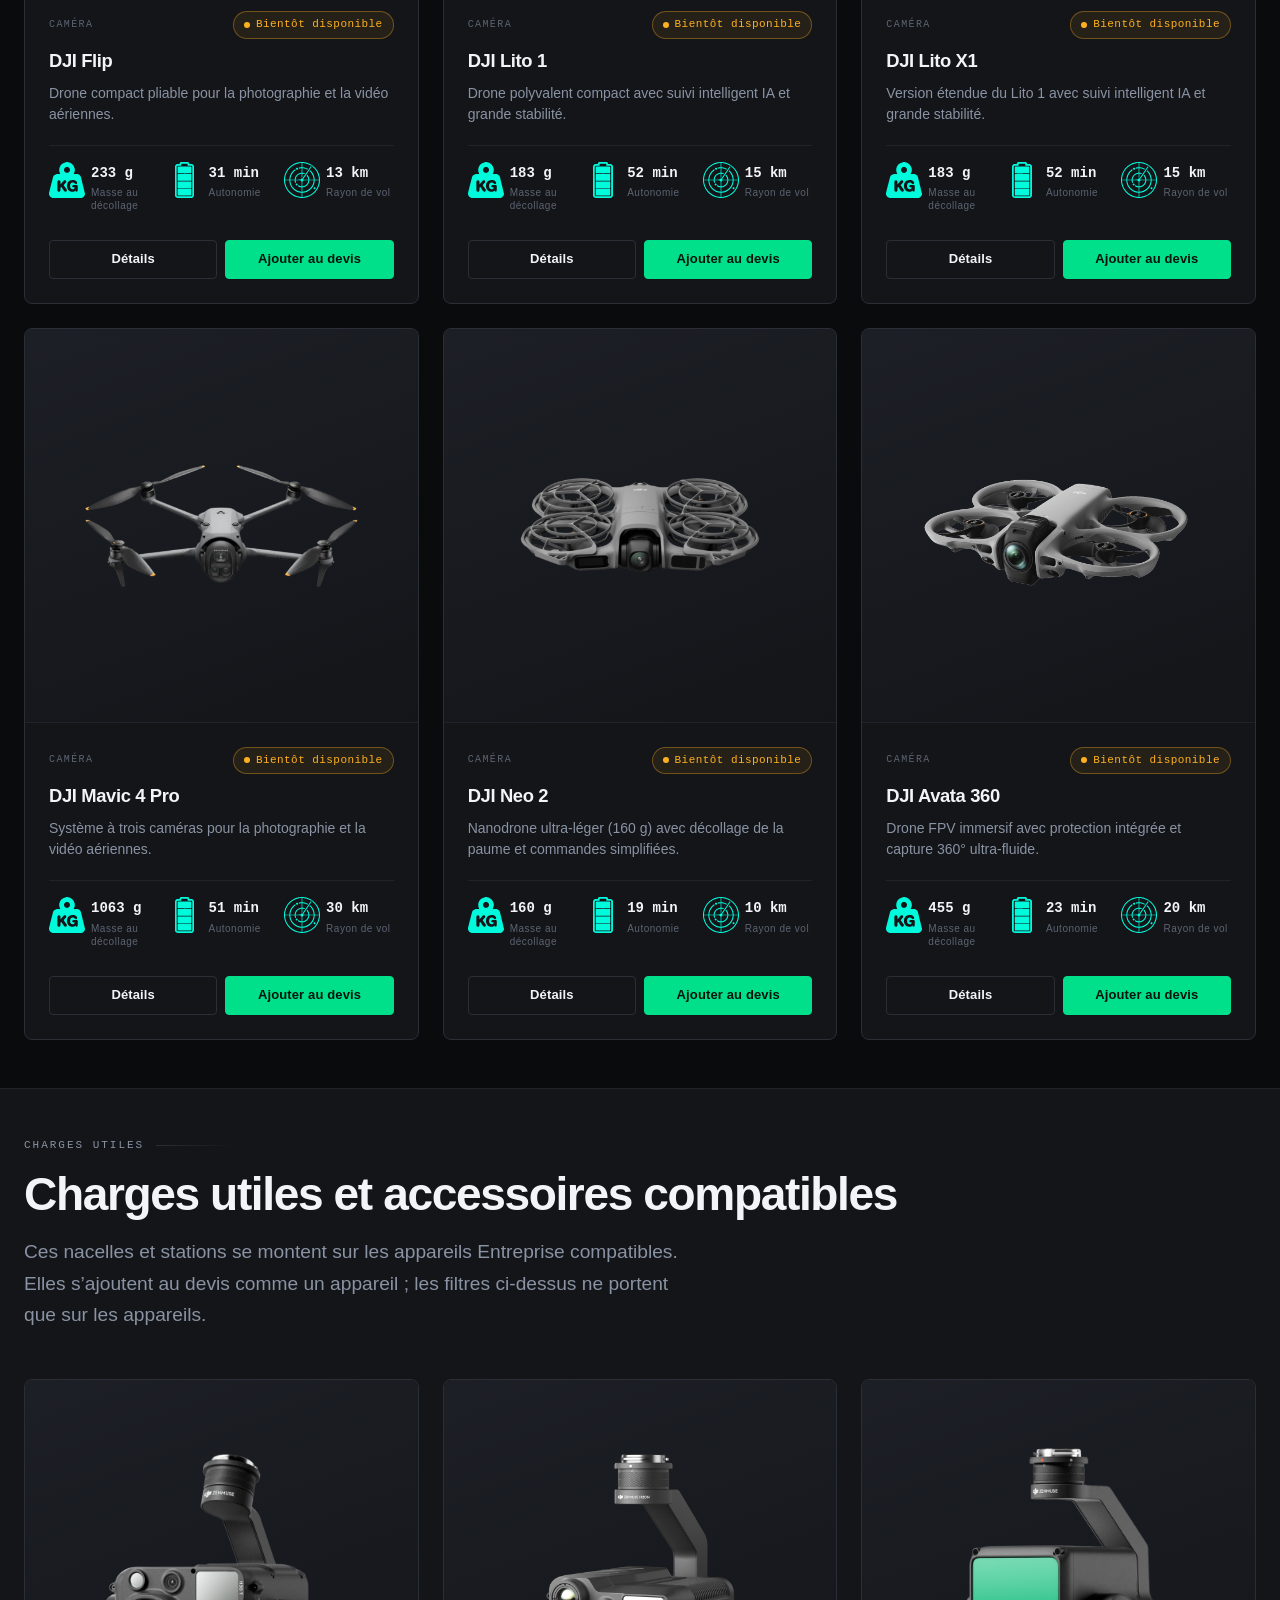
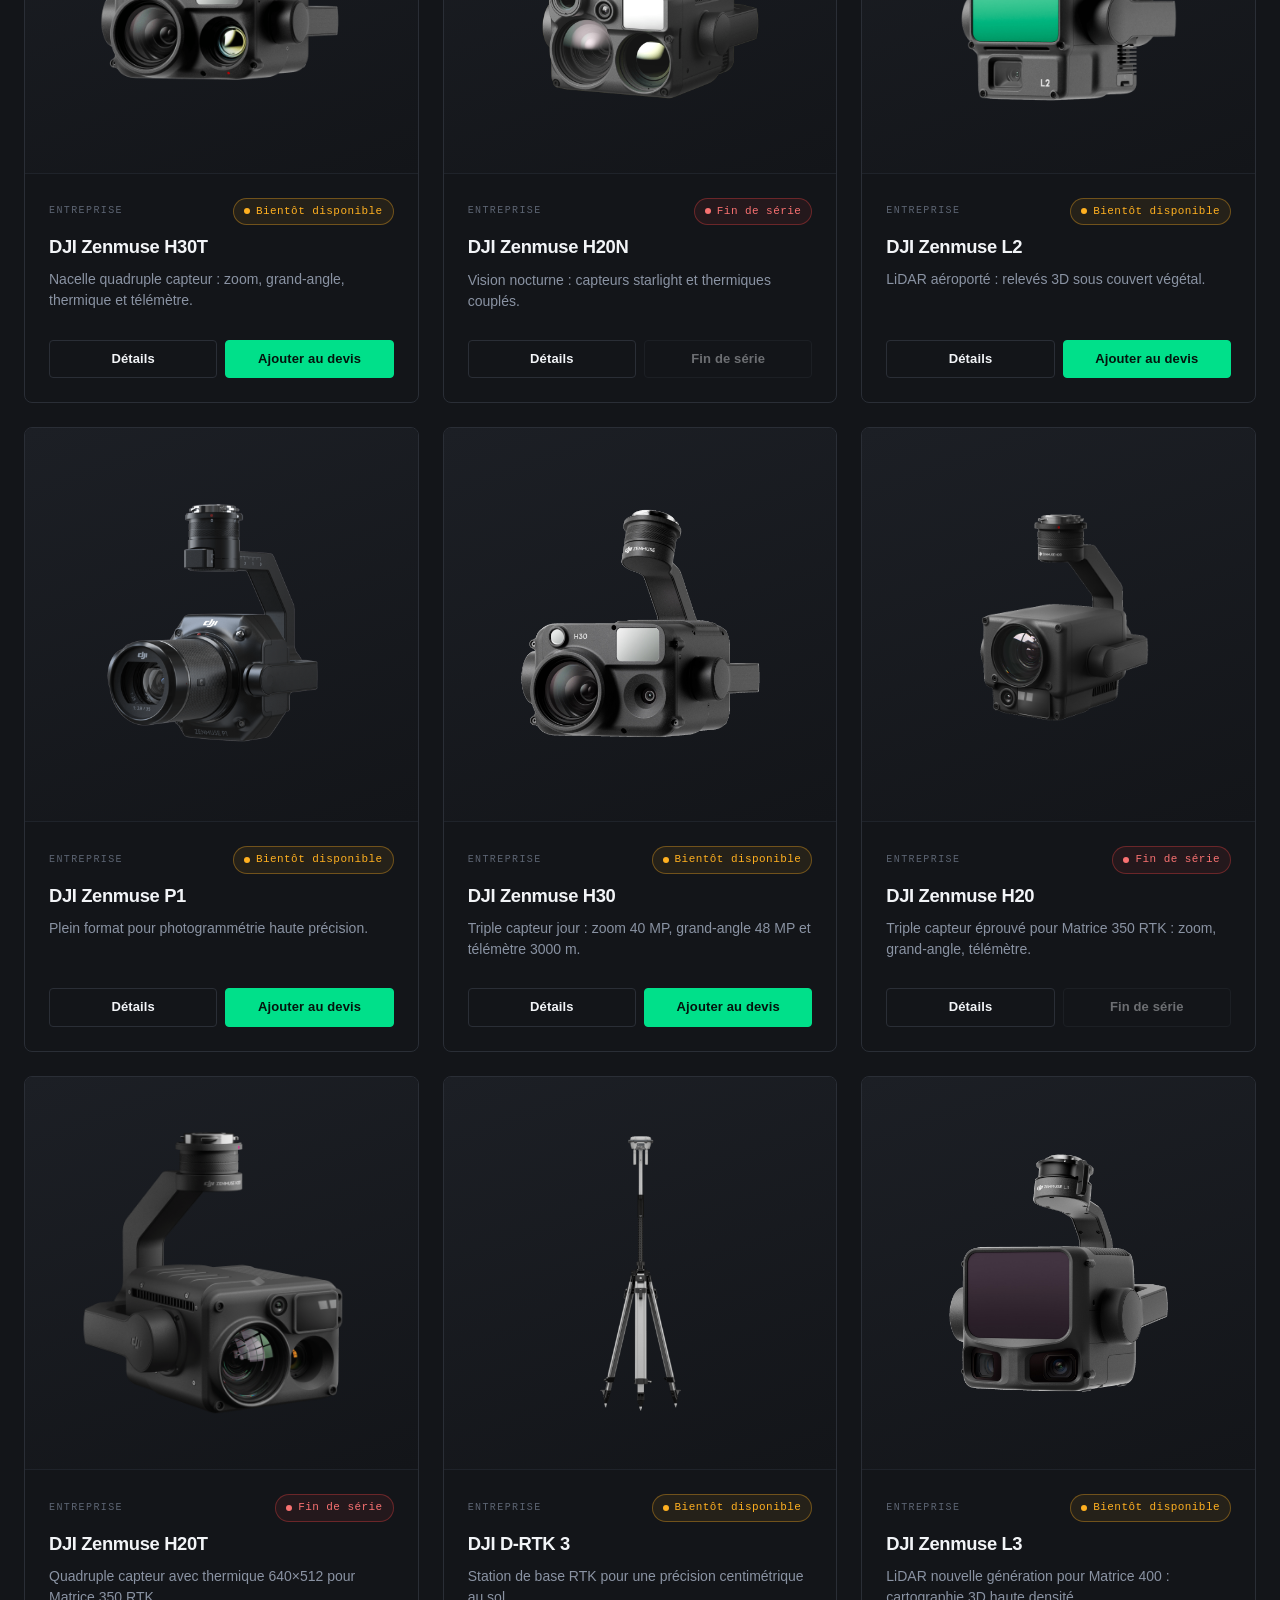
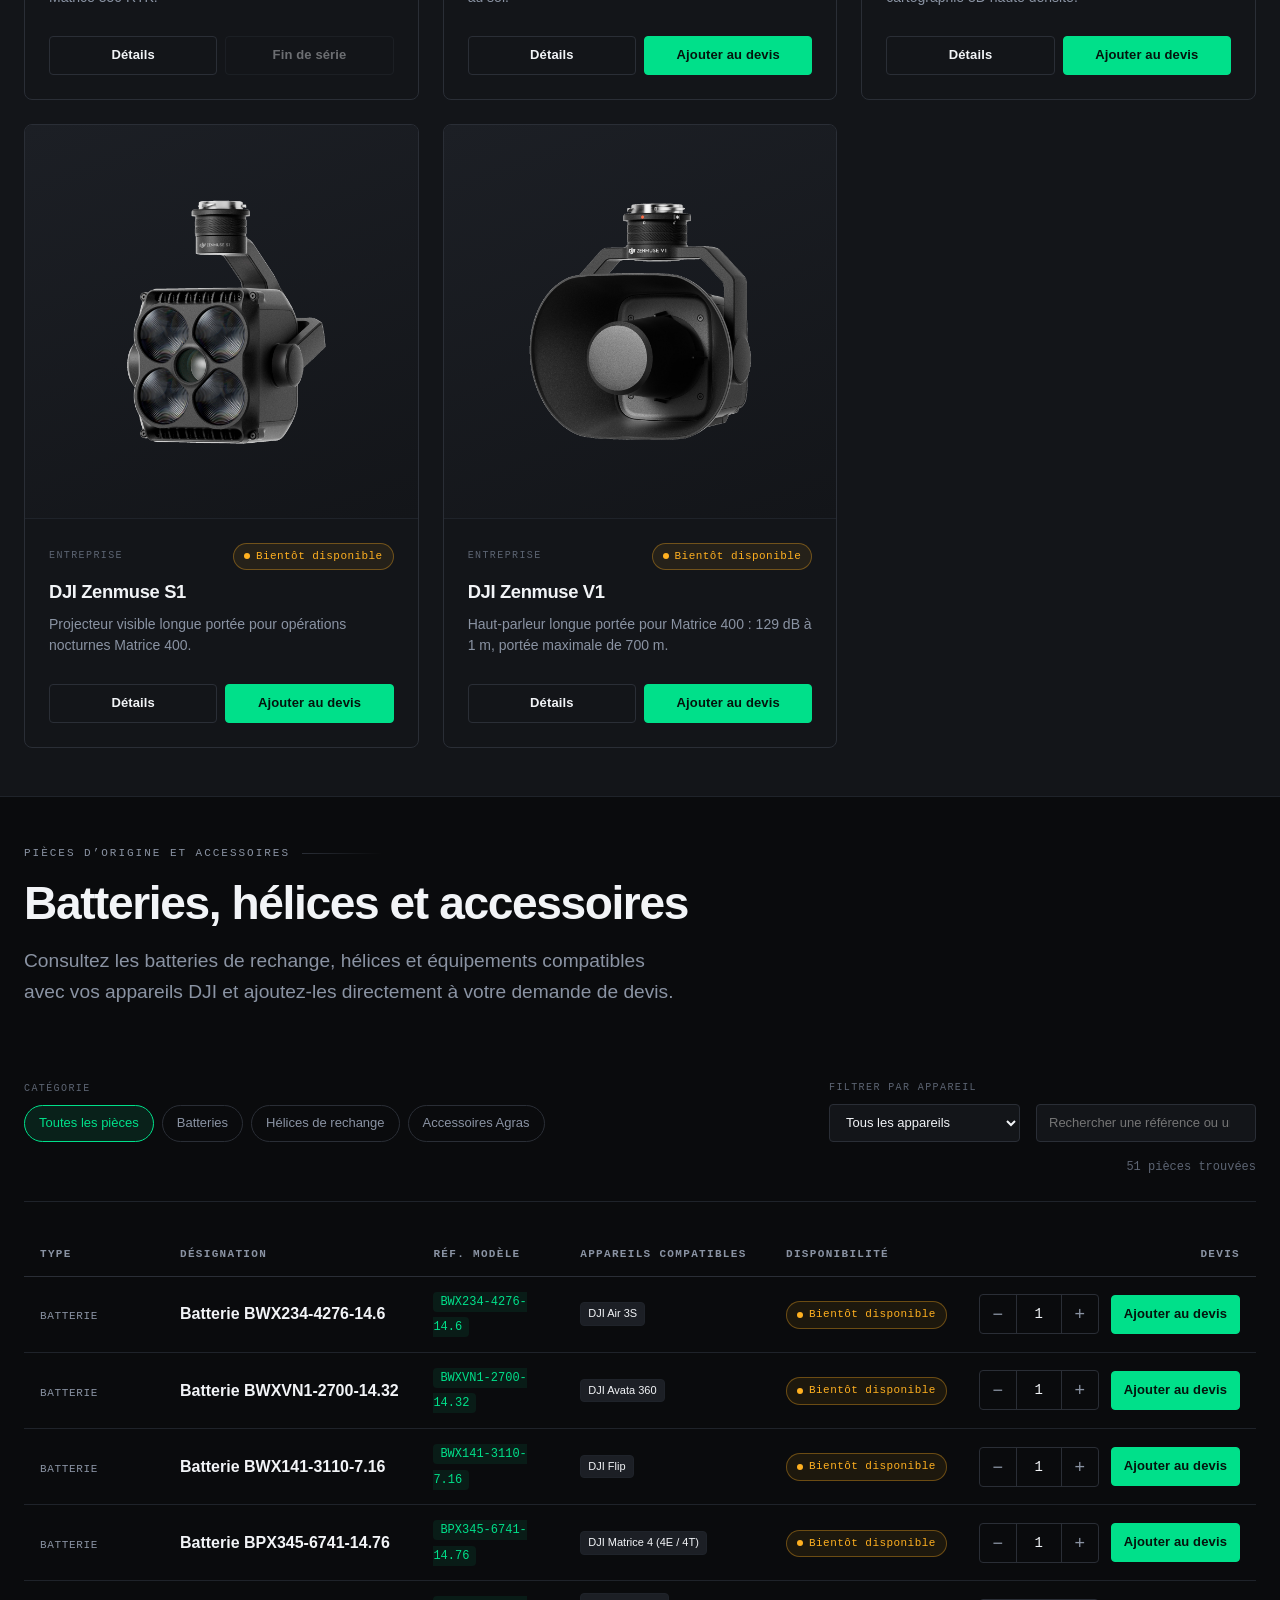
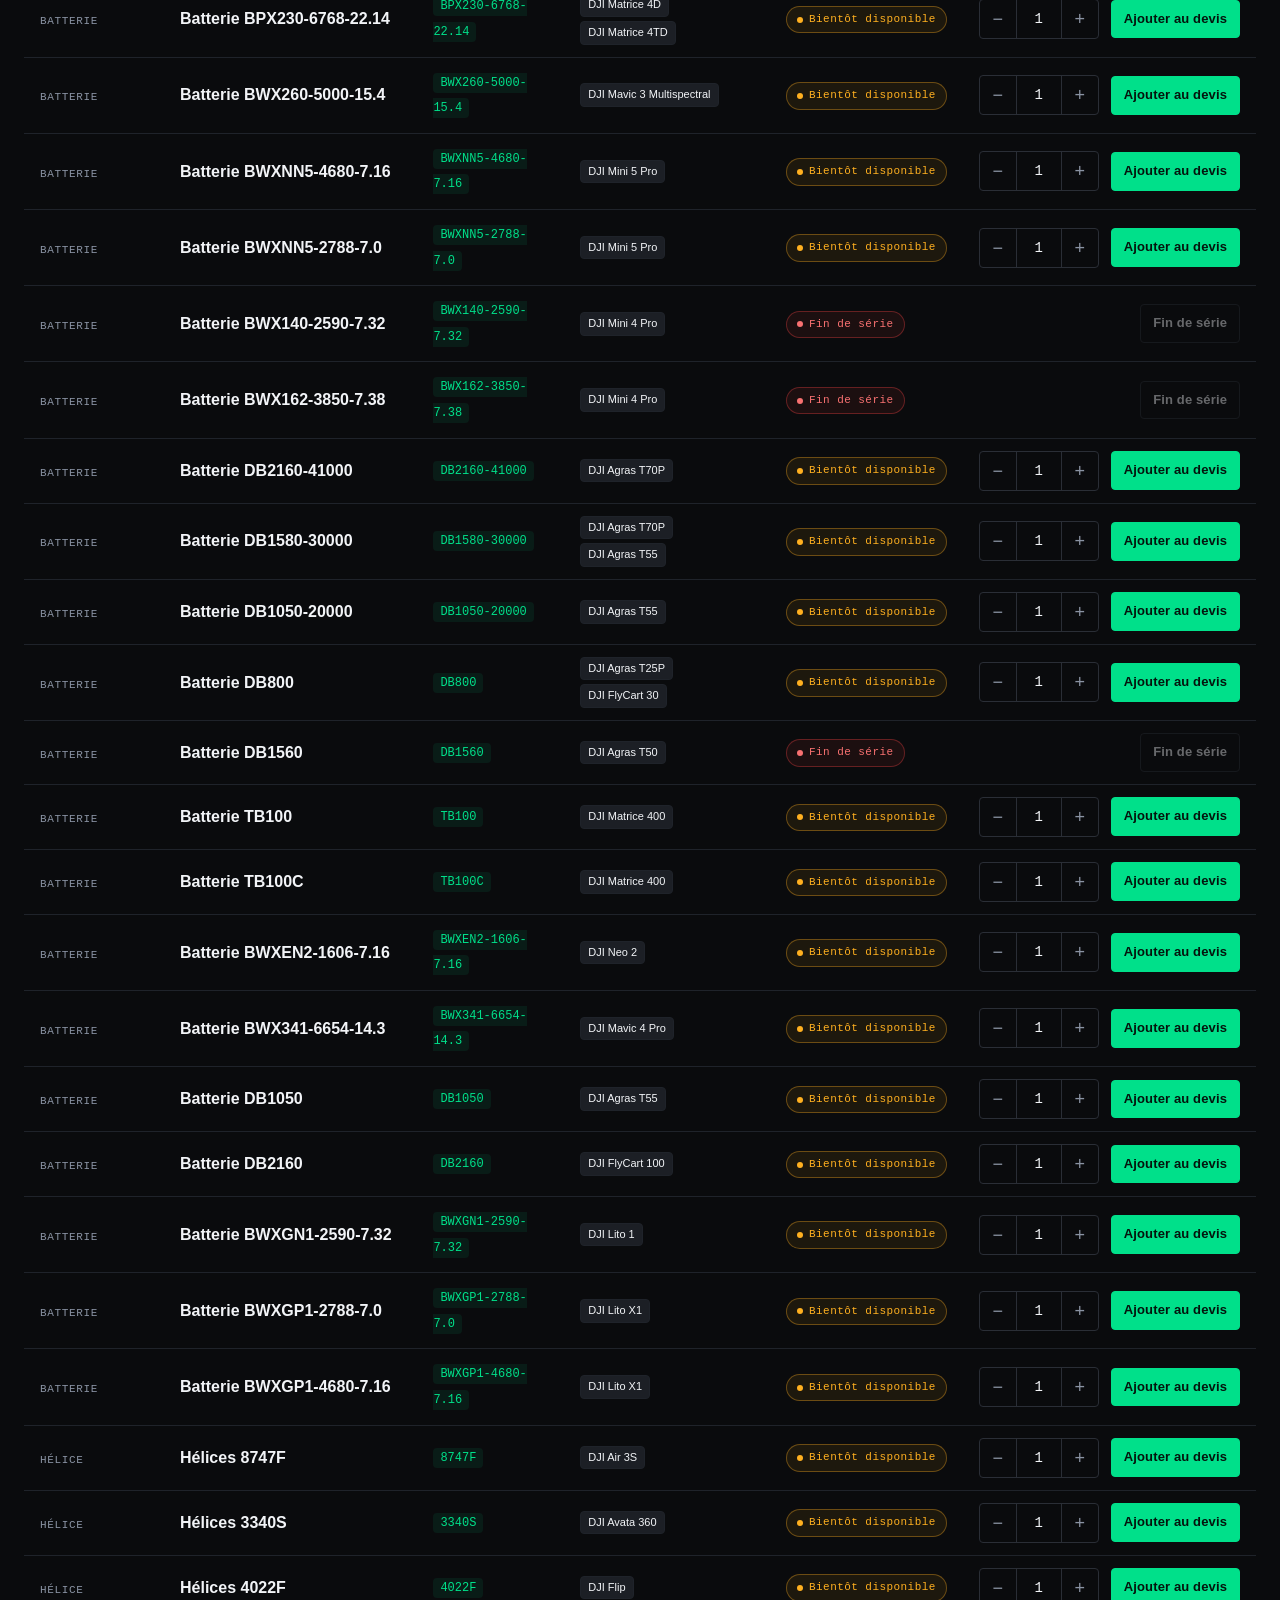
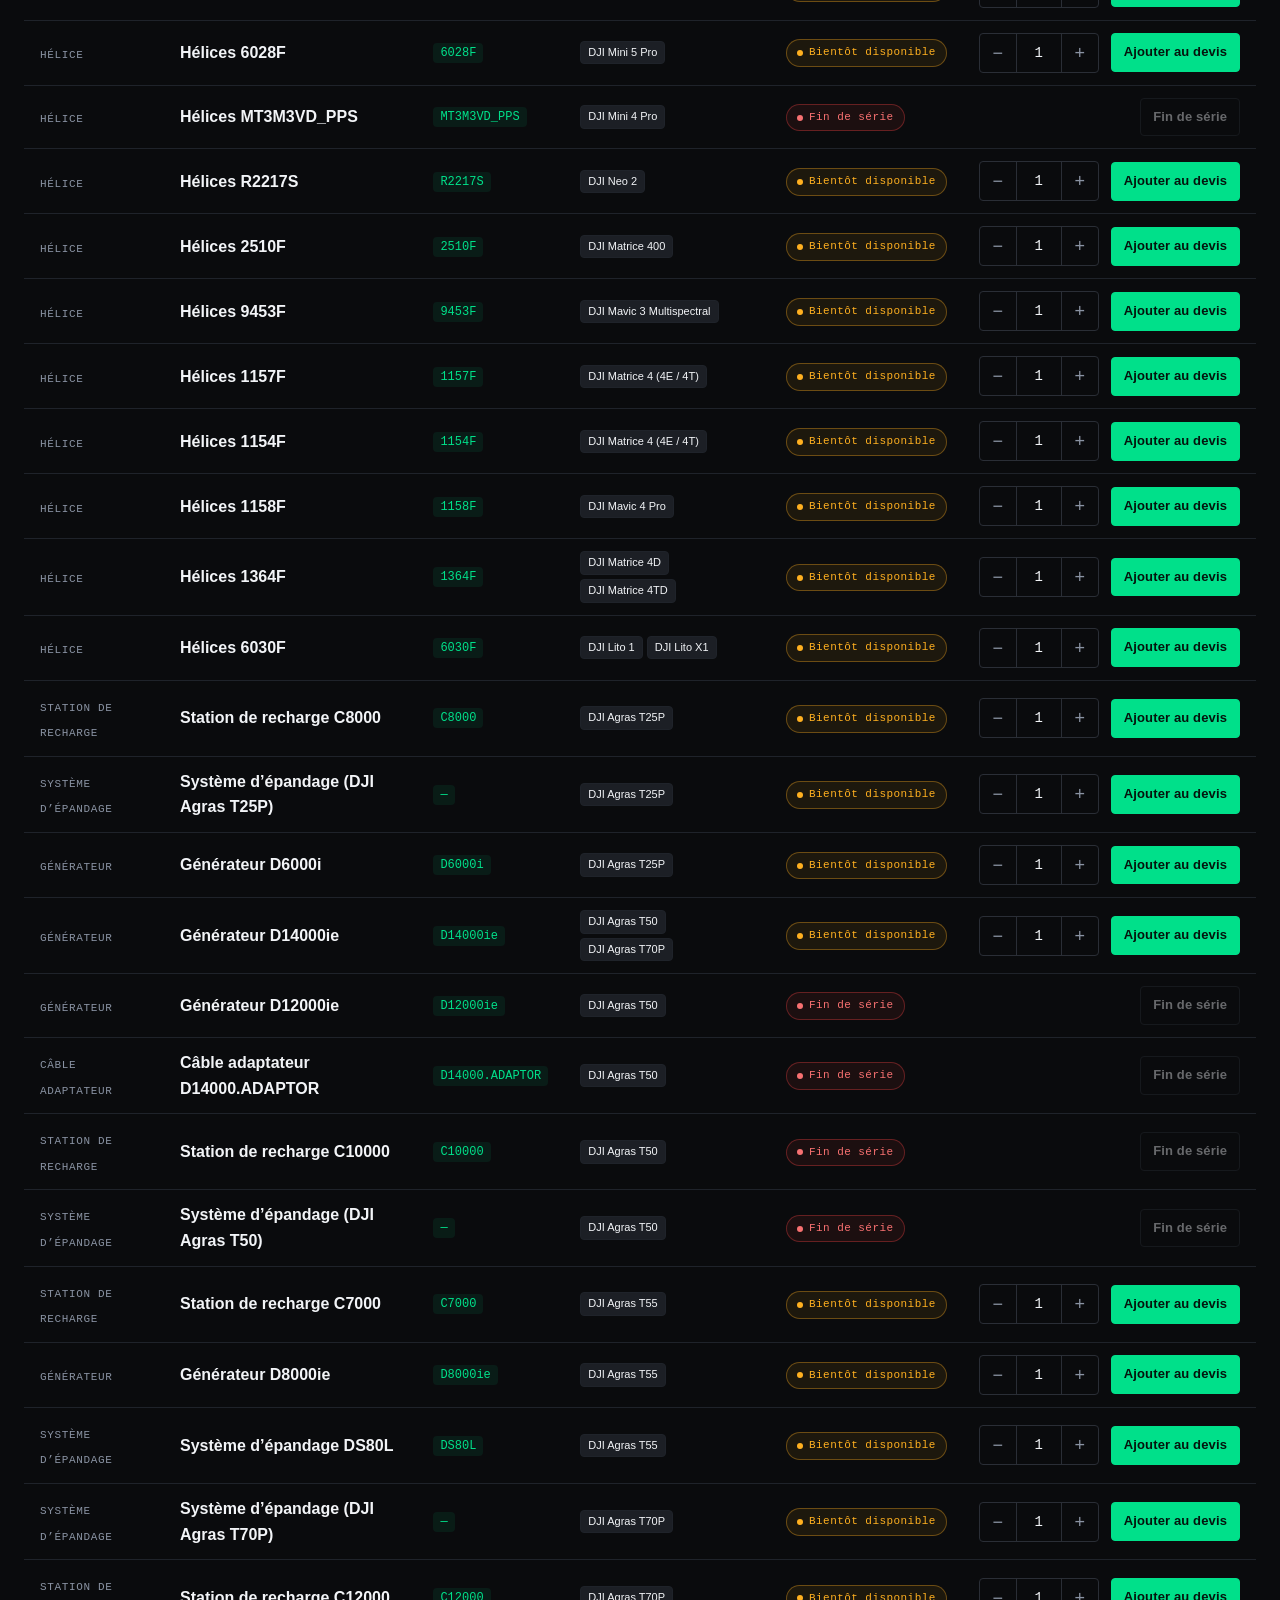
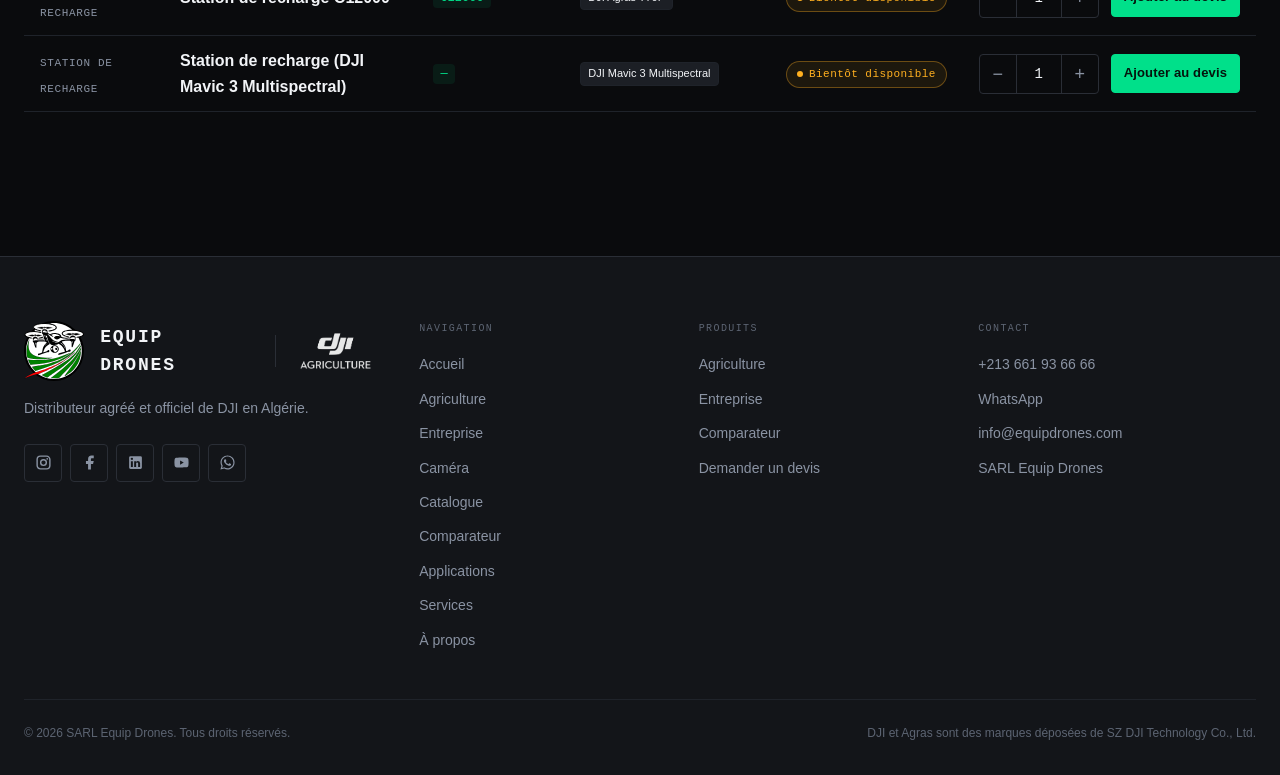
<file: catalogue.html>
<!DOCTYPE html>
<html lang="fr">
<head>
<meta charset="utf-8">
<meta name="viewport" content="width=device-width, initial-scale=1">
<title data-i18n="catalogue.copy.catalogue-equip-drones">Catalogue — Equip Drones</title>
<meta name="description" content="Catalogue des drones DJI professionnels distribués en Algérie par SARL Equip Drones : Agras agricoles, Matrice et Mavic Entreprise, charges utiles Zenmuse. Vente sur devis, sans prix affiché." data-i18n-attr="content:catalogue.meta.description">
<link rel="icon" href="assets/img/svg/Logo.svg" type="image/svg+xml">
<link rel="canonical" href="https://equipdrones.com/catalogue.html">
<meta property="og:type" content="website">
<meta property="og:site_name" content="Equip Drones">
<meta property="og:url" content="https://equipdrones.com/catalogue.html">
<meta property="og:title" content="Catalogue — Equip Drones">
<meta property="og:description" content="Catalogue des drones DJI professionnels distribués en Algérie par SARL Equip Drones : Agras agricoles, Matrice et Mavic Entreprise, charges utiles Zenmuse.">
<meta property="og:image" content="https://equipdrones.com/assets/img/photos/hero-spray.jpg">
<meta name="twitter:card" content="summary_large_image">
<link rel="stylesheet" href="assets/css/site.css">
</head>
<body>

<div data-header="catalogue"></div>

<main id="main">

  <!-- ===================== En-tête de page ===================== -->
  <section class="page-head">
    <div class="wrap">
      <p class="eyebrow" data-i18n="misc.official">Distributeur officiel DJI — Algérie</p>
      <h1 class="h-section" data-i18n="cat.title">Catalogue</h1>
      <p class="lead measure" data-i18n-html="catalogue.copy.appareils-dji-professionnels-pulverisation-et-epandage-agricoles">Matériel DJI pour la pulvérisation et l’épandage agricoles, l’inspection, la topographie et la sécurité civile, distribué en Algérie par SARL Equip Drones. Les services de formation et de maintenance concernent les drones agricoles. <span>Chaque configuration fait l’objet d’un devis personnalisé ; aucun prix n’est affiché sur ce site.</span></p>
    </div>
  </section>

  <!-- ===================== Appareils + filtres ===================== -->
  <section class="section-sm">
    <div class="wrap">

      <!-- Barre de filtres : construite par catalogue.js -->
      <div class="filter-bar" id="ed-filters"></div>

      <p class="notice mt-5" data-i18n="misc.demoNotice">Démonstration : les disponibilités affichées sont fictives.</p>

      <!-- Grille des appareils : remplie par catalogue.js -->
      <div class="grid grid-3 mt-6" id="ed-grid"></div>

      <!-- État vide -->
      <div id="ed-empty" class="hidden mt-6">
        <div class="empty-state">
          <p class="lead" data-i18n="cat.empty">Aucun appareil ne correspond à ces filtres.</p>
          <button type="button" class="btn mt-5" data-reset data-i18n="cat.reset">Réinitialiser les filtres</button>
        </div>
      </div>

    </div>
  </section>

  <!-- ===================== Charges utiles et accessoires ===================== -->
  <section class="section-sm section-alt section-bordered">
    <div class="wrap">
      <div class="section-head">
        <p class="eyebrow eyebrow-muted" data-i18n="cat.payload">Charges utiles</p>
        <h2 class="h-section" data-i18n="prod.payloads">Charges utiles et accessoires compatibles</h2>
        <p class="lead measure" data-i18n="catalogue.copy.ces-nacelles-et-stations-se-montent-sur">Ces nacelles et stations se montent sur les appareils Entreprise compatibles. Elles s’ajoutent au devis comme un appareil ; les filtres ci-dessus ne portent que sur les appareils.</p>
      </div>

      <!-- Grille des charges utiles : remplie par catalogue.js -->
      <div class="grid grid-3" id="ed-payloads"></div>
    </div>
  </section>

  <!-- ===================== Batteries, hélices et accessoires ===================== -->
  <section class="section-sm section-bordered" id="pieces-accessoires">
    <div class="wrap">
      <div class="section-head">
        <p class="eyebrow eyebrow-muted" data-i18n="parts.eyebrow">Pièces d’origine et accessoires</p>
        <h2 class="h-section" data-i18n="parts.title">Batteries, hélices et accessoires</h2>
        <p class="lead measure" data-i18n="parts.lead">Consultez les batteries de rechange, hélices et équipements compatibles avec vos appareils DJI et ajoutez-les directement à votre demande de devis.</p>
      </div>

      <!-- Barre d'outils et filtres pour les pièces : construite par catalogue.js -->
      <div class="parts-toolbar mb-6" id="ed-parts-toolbar"></div>

      <!-- Tableau responsive -->
      <div class="table-scroll">
        <table class="parts-table" id="ed-parts-table">
          <thead>
            <tr>
              <th scope="col" data-i18n="parts.colType">Type</th>
              <th scope="col" data-i18n="parts.colItem">Désignation</th>
              <th scope="col" data-i18n="parts.colModel">Réf. modèle</th>
              <th scope="col" data-i18n="parts.colDrones">Appareils compatibles</th>
              <th scope="col" data-i18n="parts.colAvail">Disponibilité</th>
              <th scope="col" data-i18n="parts.colAction" style="text-align:right;">Devis</th>
            </tr>
          </thead>
          <tbody id="ed-parts-body"></tbody>
        </table>
      </div>

      <!-- État vide -->
      <div id="ed-parts-empty" class="hidden mt-6">
        <div class="empty-state">
          <p class="lead" data-i18n="parts.empty">Aucune pièce ne correspond à ces critères.</p>
          <button type="button" class="btn mt-5" data-parts-reset data-i18n="parts.reset">Réinitialiser les filtres</button>
        </div>
      </div>
    </div>
  </section>

</main>

<div data-footer></div>

<script src="assets/js/theme-config.js"></script>
<script src="assets/js/data.js"></script>
<script src="assets/js/i18n.js"></script>
<script src="assets/js/app.js"></script>
<script src="assets/js/catalogue.js"></script>
  <script src="assets/js/motion.js"></script>
</body>
</html>
</file>
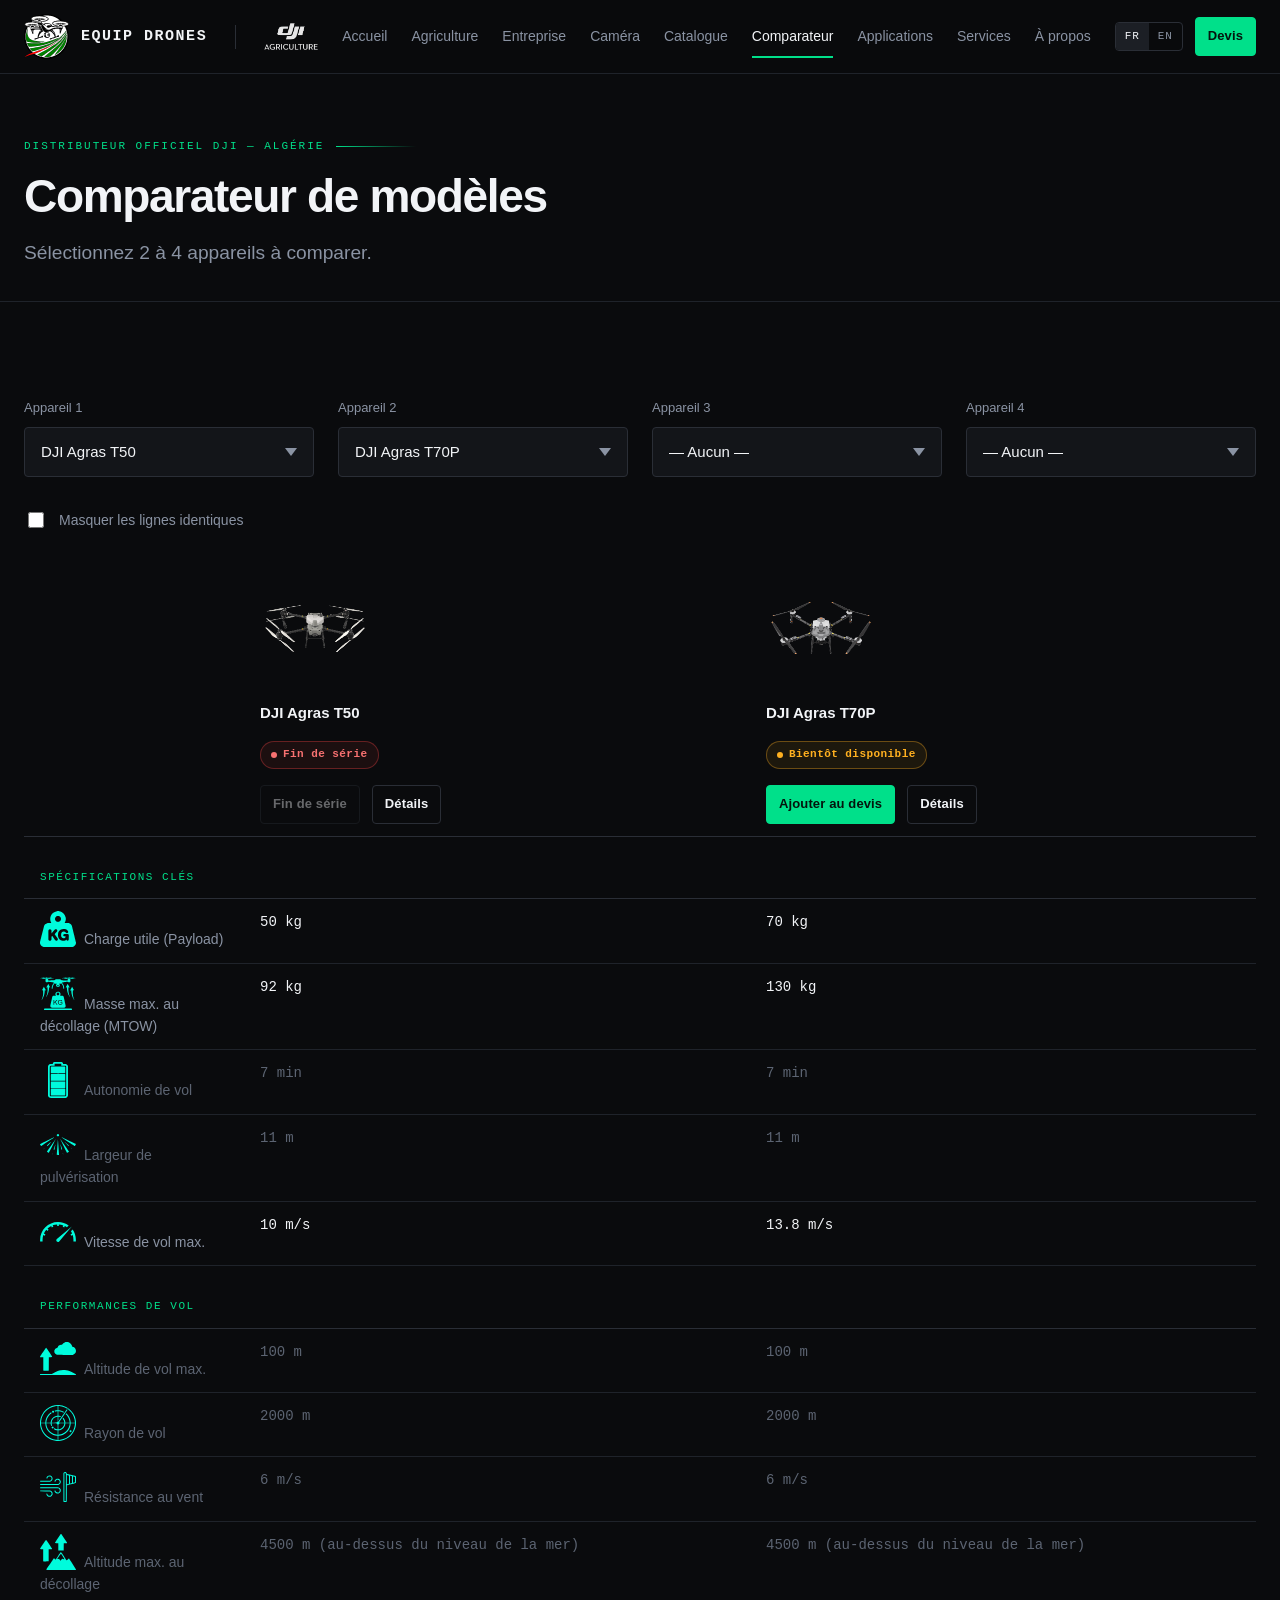
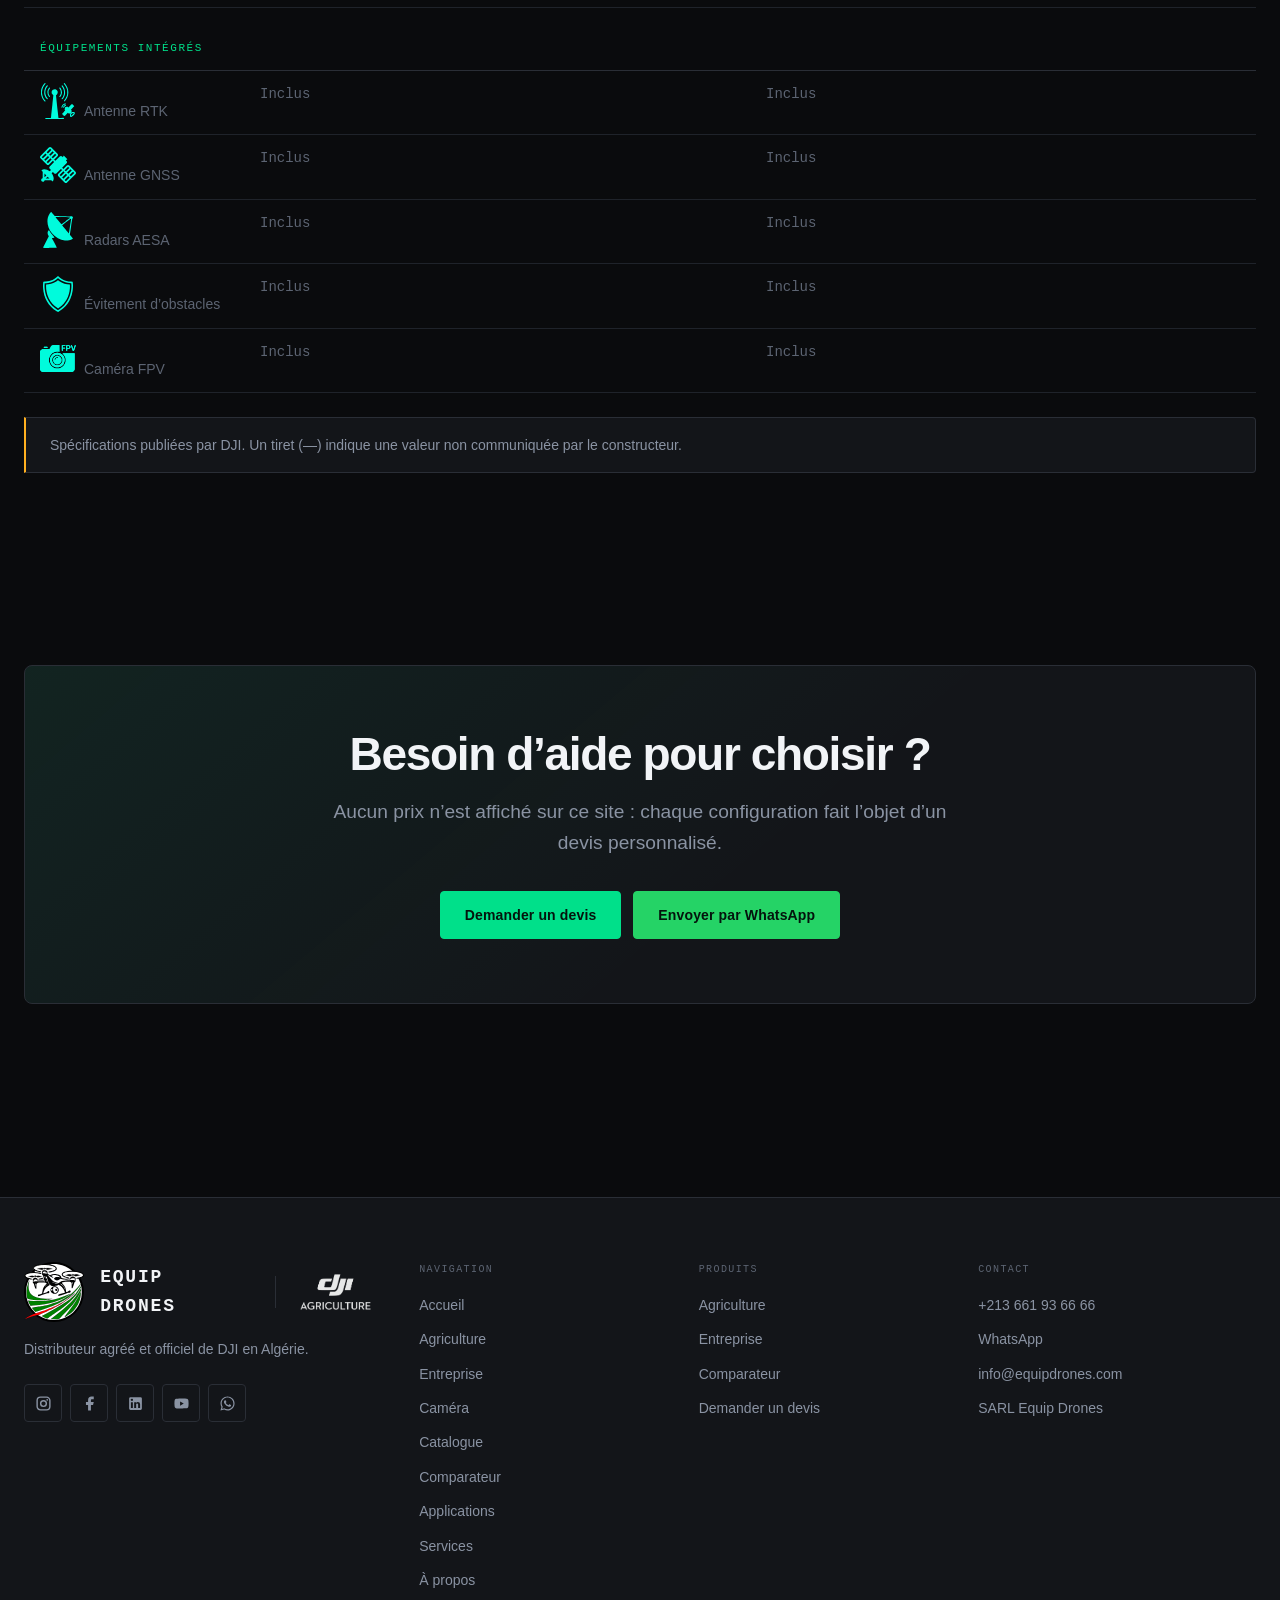
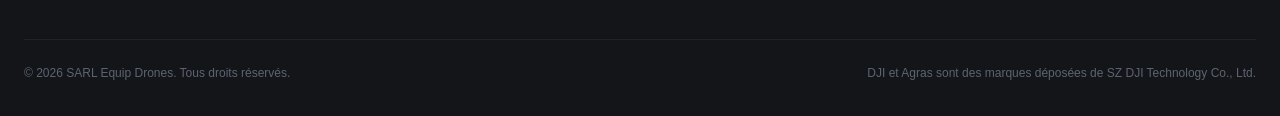
<file: comparateur.html>
<!DOCTYPE html>
<html lang="fr">
<head>
<meta charset="utf-8">
<meta name="viewport" content="width=device-width, initial-scale=1">
<title data-i18n="comparateur.copy.comparateur-de-modeles-equip-drones">Comparateur de modèles — Equip Drones</title>
<link rel="icon" href="assets/img/svg/Logo.svg" type="image/svg+xml">
<link rel="canonical" href="https://equipdrones.com/comparateur.html">
<meta property="og:type" content="website">
<meta property="og:site_name" content="Equip Drones">
<meta property="og:url" content="https://equipdrones.com/comparateur.html">
<meta property="og:title" content="Comparateur de modèles — Equip Drones">
<meta property="og:description" content="Comparez les caractéristiques techniques des drones DJI Agras, Matrice et Mavic en Algérie.">
<meta property="og:image" content="https://equipdrones.com/assets/img/photos/hero-spray.jpg">
<meta name="twitter:card" content="summary_large_image">
<link rel="stylesheet" href="assets/css/site.css">
</head>
<body>

<div data-header="compare"></div>

<main id="main">

  <!-- ------------------------------------------------------------------ -->
  <!-- Titre de page                                                       -->
  <!-- ------------------------------------------------------------------ -->
  <section class="page-head">
    <div class="wrap">
      <p class="eyebrow" data-i18n="misc.official">Distributeur officiel DJI — Algérie</p>
      <h1 class="h-section" data-i18n="cmp.title">Comparateur de modèles</h1>
      <p class="lead measure" data-i18n="cmp.pick">Sélectionnez 2 à 4 appareils à comparer.</p>
    </div>
  </section>

  <!-- ------------------------------------------------------------------ -->
  <!-- Sélection + tableau comparatif (rendus par comparateur.js)          -->
  <!-- ------------------------------------------------------------------ -->
  <section class="section">
    <div class="wrap">

      <!-- 4 emplacements : remplis par comparateur.js -->
      <div class="grid grid-4" id="cmp-slots"></div>

      <!-- Masquer les lignes identiques : affiché seulement s'il y a un tableau -->
      <div class="row mt-6 hidden" id="cmp-tools">
        <input type="checkbox" id="cmp-hide-same" style="width:16px;height:16px;accent-color:var(--accent)">
        <label class="small" for="cmp-hide-same" data-i18n="cmp.hideSame">Masquer les lignes identiques</label>
      </div>

      <div class="mt-6" id="cmp-result"></div>

      <p class="notice mt-5 hidden" id="cmp-note" data-i18n="prod.specNote">Spécifications publiées par DJI. Un tiret (—) indique une valeur non communiquée par le constructeur.</p>

    </div>
  </section>

  <!-- ------------------------------------------------------------------ -->
  <!-- Appel à l'action                                                    -->
  <!-- ------------------------------------------------------------------ -->
  <section class="section">
    <div class="wrap">
      <div class="cta-band">
        <h2 class="h-section" id="cmp-cta-title" data-i18n="comparateur.copy.besoin-daide-pour-choisir">Besoin d’aide pour choisir ?</h2>
        <p class="lead measure mt-4" style="margin-inline:auto" data-i18n="quote.noPrice">Aucun prix n’est affiché sur ce site : chaque configuration fait l’objet d’un devis personnalisé.</p>
        <div class="btn-row">
          <a class="btn btn-primary" href="devis.html" data-i18n="cta.quote">Demander un devis</a>
          <a class="btn btn-wa" href="https://wa.me/213661936666" target="_blank" rel="noopener noreferrer" data-i18n="cta.whatsapp">Envoyer par WhatsApp</a>
        </div>
      </div>
    </div>
  </section>

</main>

<div data-footer></div>

<script src="assets/js/theme-config.js"></script>
<script src="assets/js/data.js"></script>
<script src="assets/js/i18n.js"></script>
<script src="assets/js/app.js"></script>
<script src="assets/js/comparateur.js"></script>
  <script src="assets/js/motion.js"></script>
</body>
</html>
</file>
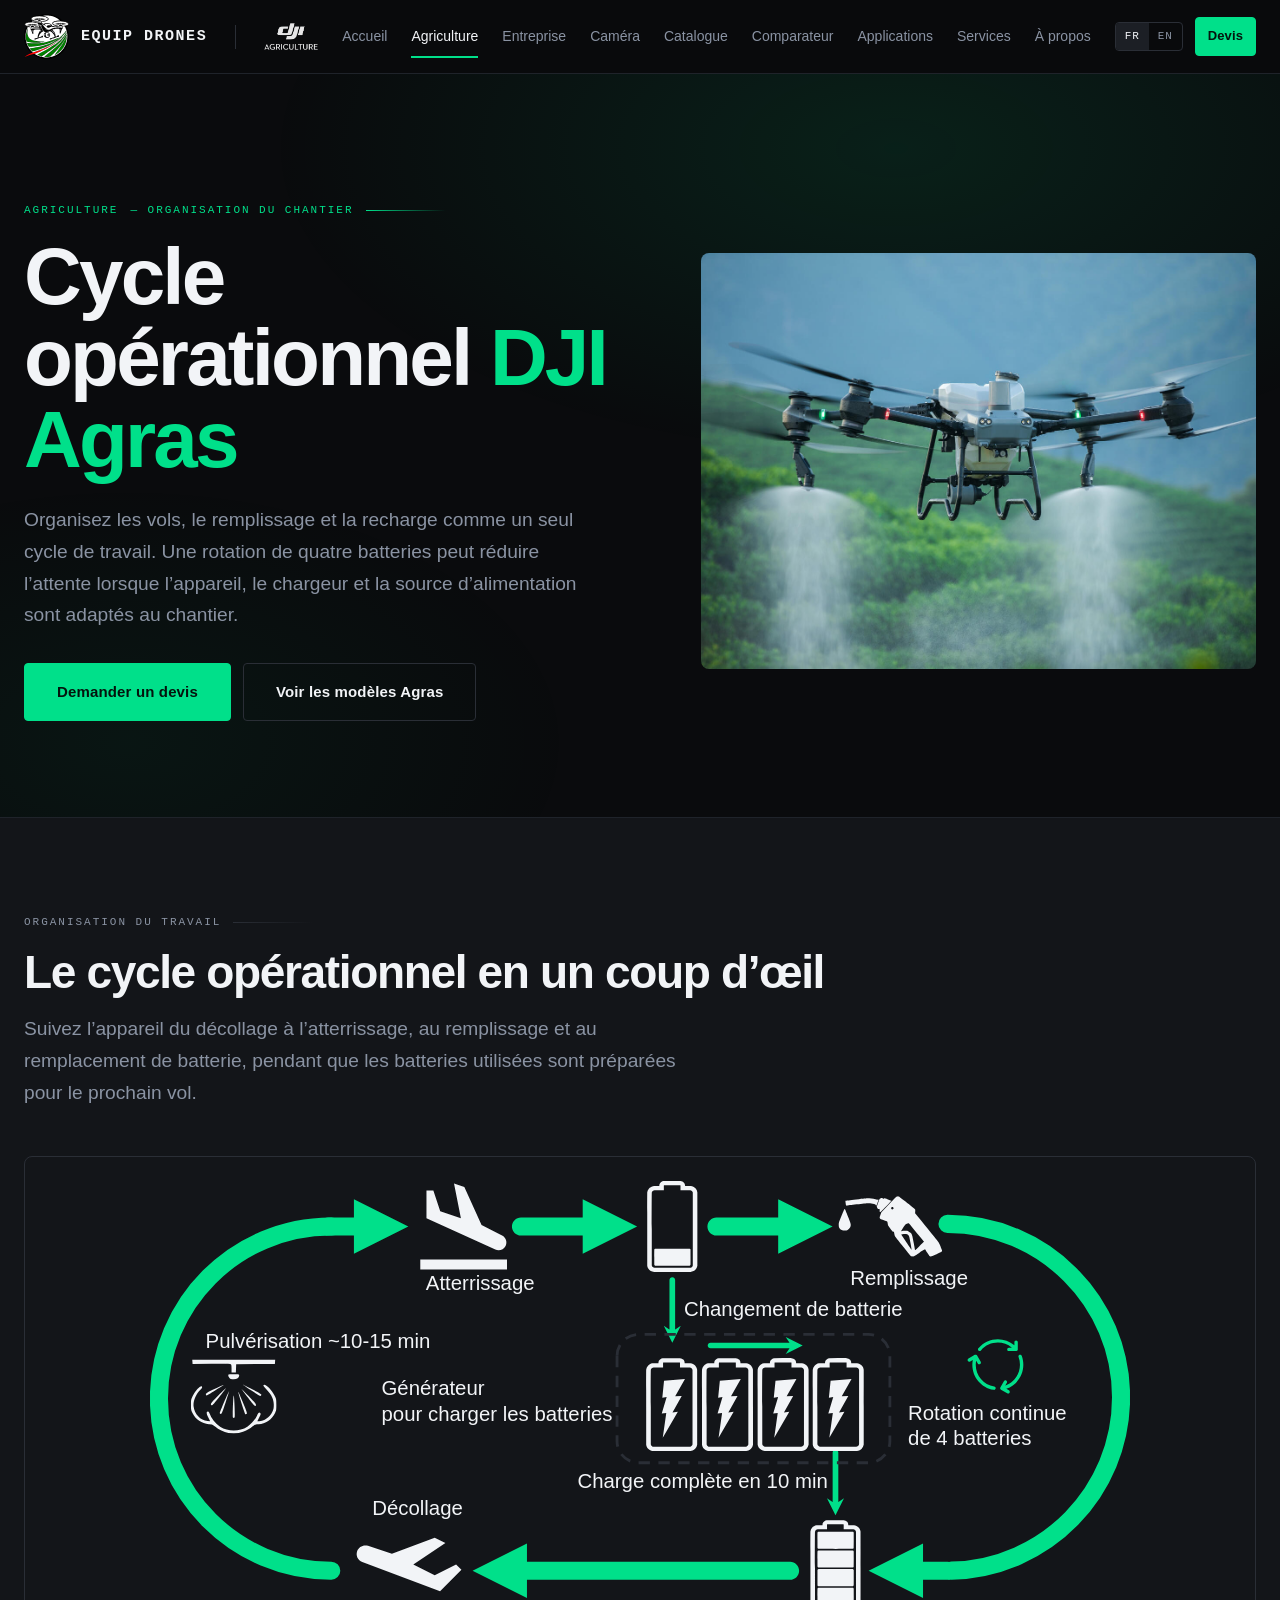
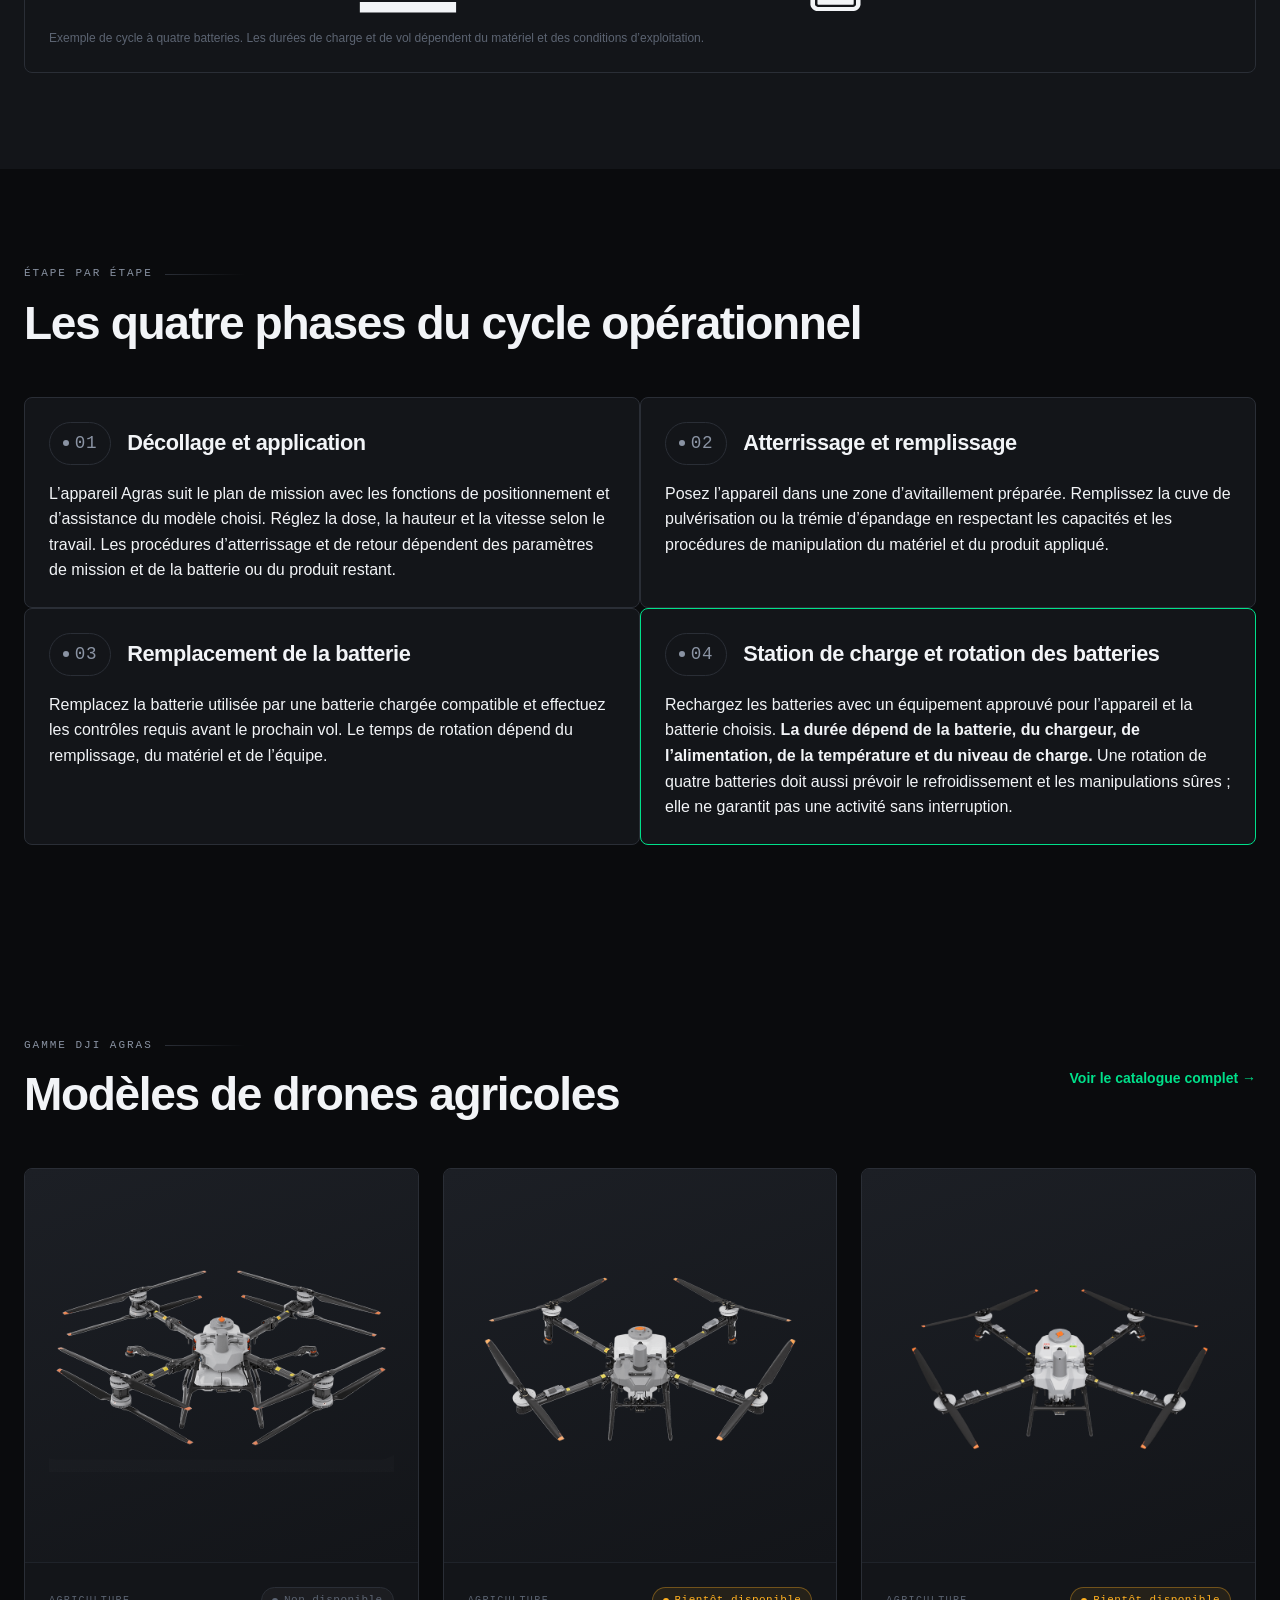
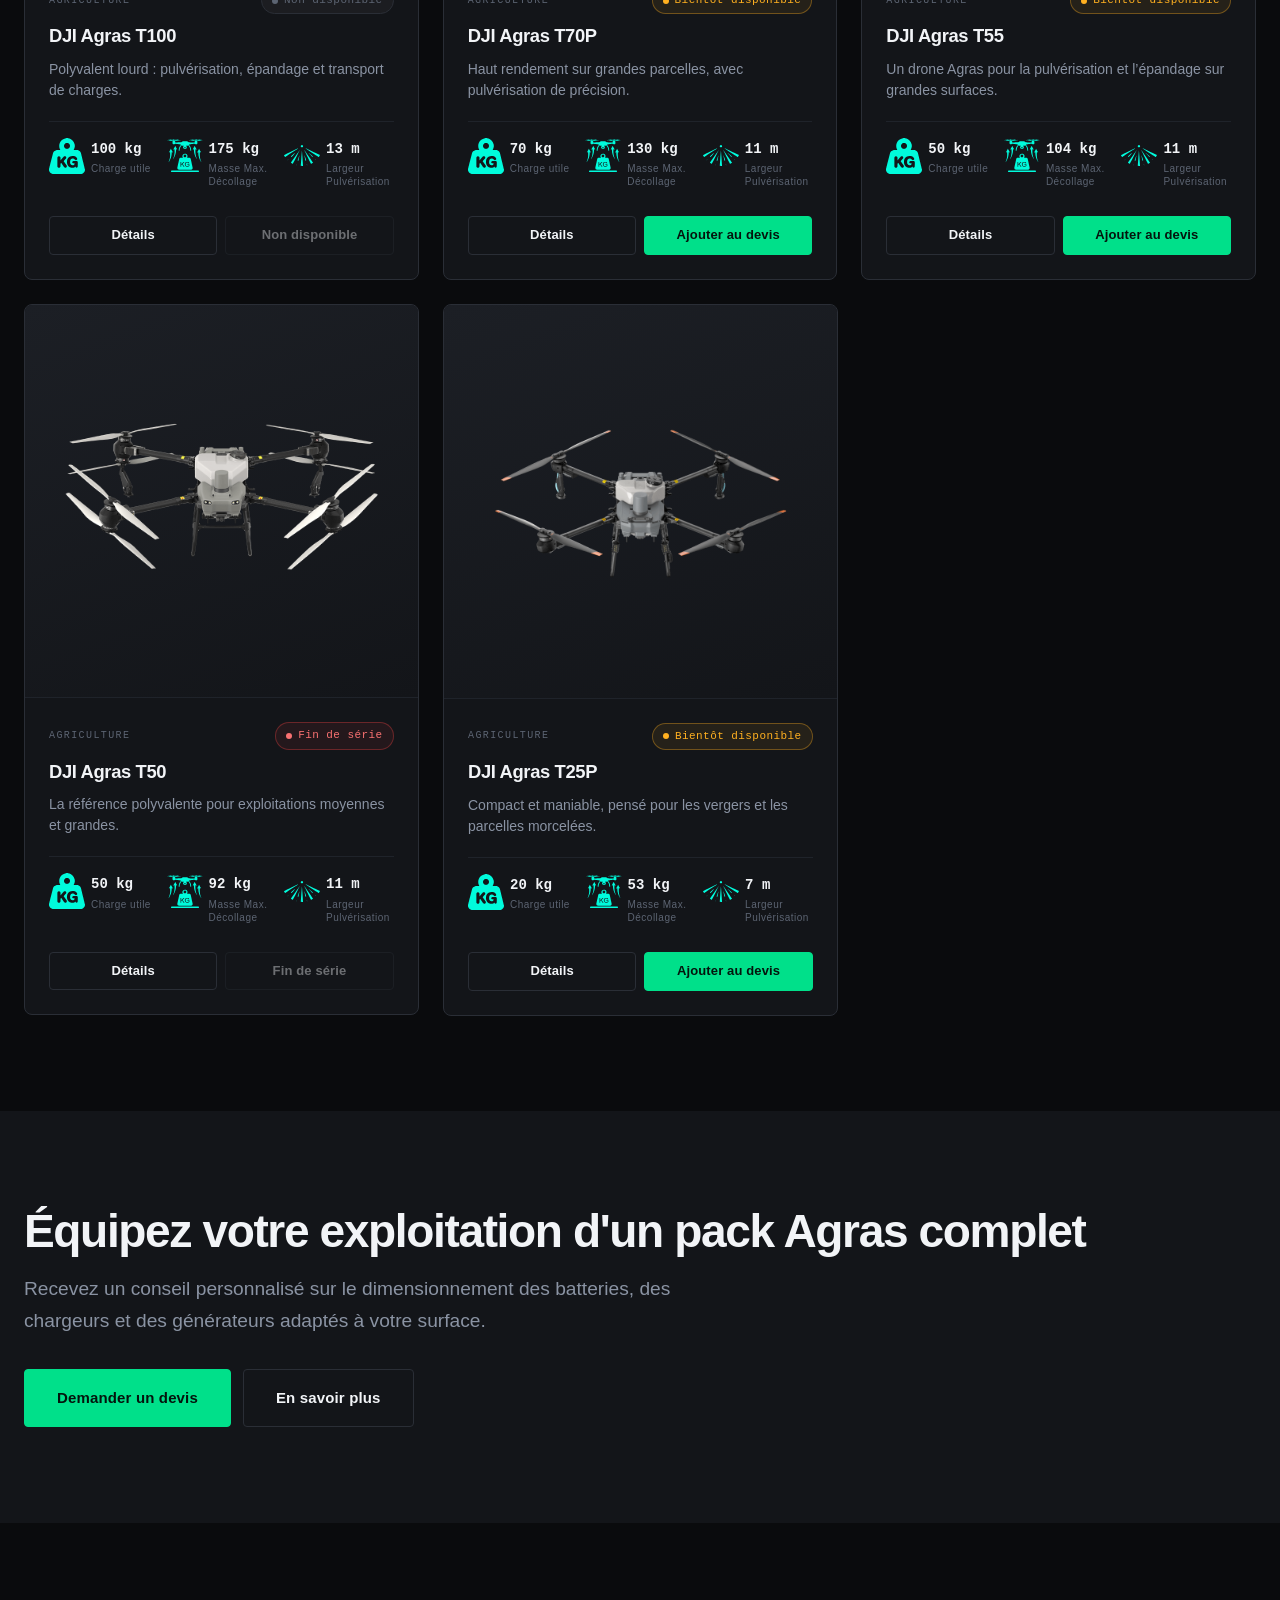
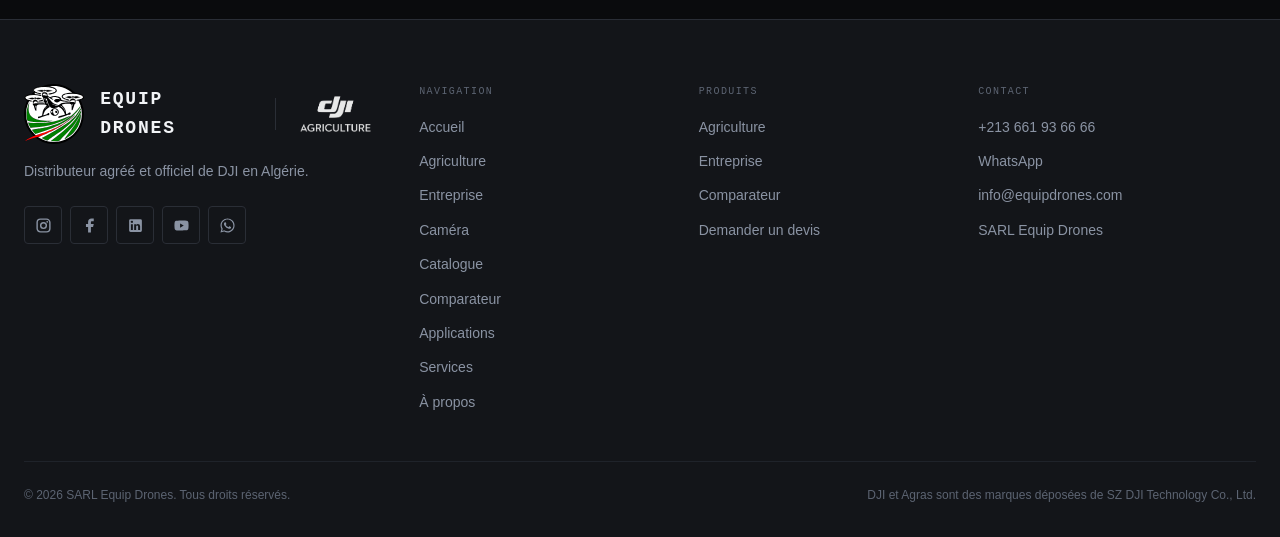
<file: cycle-operationnel-agras.html>
<!DOCTYPE html>
<html lang="fr">
<head>
<meta charset="utf-8">
<meta name="viewport" content="width=device-width, initial-scale=1">
<title data-i18n="cycle-operationnel-agras.copy.cycle-operationnel-dji-agras-traitement-agricole-en">Cycle opérationnel DJI Agras — Organisation du chantier | Equip Drones</title>
<meta name="description" content="Organisez votre chantier DJI Agras en Algérie : vols, remplissage, rotation des batteries et équipements de charge compatibles. Un cycle adapté à votre exploitation." data-i18n-attr="content:cycle-operationnel-agras.meta.description">
<link rel="icon" href="assets/img/svg/Logo.svg" type="image/svg+xml">
<link rel="canonical" href="https://equipdrones.com/cycle-operationnel-agras.html">
<meta property="og:type" content="website">
<meta property="og:site_name" content="Equip Drones">
<meta property="og:url" content="https://equipdrones.com/cycle-operationnel-agras.html">
<meta property="og:title" content="Cycle opérationnel DJI Agras — Organisation du chantier | Equip Drones">
<meta property="og:description" content="Organisez votre chantier DJI Agras en Algérie : vols, remplissage, rotation des batteries et équipements de charge compatibles.">
<meta property="og:image" content="https://equipdrones.com/assets/img/photos/hero-spray.jpg">
<meta name="twitter:card" content="summary_large_image">
<link rel="stylesheet" href="assets/css/site.css">
<script type="application/ld+json">
{
  "@context": "https://schema.org",
  "@type": "HowTo",
  "name": "Organisation d'un chantier de pulvérisation avec drone DJI Agras",
  "description": "Les 6 étapes du cycle opérationnel pour maximiser le débit de chantier et la rotation continue des batteries sur le terrain en Algérie.",
  "step": [
    {
      "@type": "HowToStep",
      "position": 1,
      "name": "Préparation et cartographie",
      "text": "Délimitation de la parcelle, identification des obstacles et planification de la trajectoire de vol optimisée."
    },
    {
      "@type": "HowToStep",
      "position": 2,
      "name": "Remplissage de la cuve",
      "text": "Préparation de la bouillie ou des granulés et remplissage rapide du réservoir sécurisé."
    },
    {
      "@type": "HowToStep",
      "position": 3,
      "name": "Vol et application de précision",
      "text": "Pulvérisation ou épandage autonome guidé par RTK centimétrique et suivi de terrain par radar."
    },
    {
      "@type": "HowToStep",
      "position": 4,
      "name": "Atterrissage et rotation batterie",
      "text": "Remplacement immédiat de la batterie vide par une batterie refroidie et chargée pour minimiser l'arrêt."
    },
    {
      "@type": "HowToStep",
      "position": 5,
      "name": "Recharge rapide au générateur ou station",
      "text": "Refroidissement et charge ultra-rapide des batteries en boucle fermée sur le terrain."
    },
    {
      "@type": "HowToStep",
      "position": 6,
      "name": "Nettoyage et fin de chantier",
      "text": "Rinçage du circuit de pulvérisation à l'eau claire et contrôle préventif des buses et moteurs."
    }
  ]
}
</script>
</head>
<body>

<div data-header="agriculture"></div>

<main id="main">

  <!-- ===================== HERO ===================== -->
  <section class="hero">
    <div class="wrap">
      <div class="hero-grid">
        <div>
          <p class="eyebrow" data-i18n-html="cycle-operationnel-agras.copy.agriculture-methodologie-terrain"><span>Agriculture</span> — Organisation du chantier</p>
          <h1 class="h-hero" data-i18n-html="cycle-operationnel-agras.copy.cycle-operationnel-dji-agras">Cycle opérationnel <span class="accent">DJI Agras</span></h1>
          <p class="lead" data-i18n="cycle-operationnel-agras.copy.traitement-haute-performance-sans-interruption-de-chantier">Organisez les vols, le remplissage et la recharge comme un seul cycle de travail. Une rotation de quatre batteries peut réduire l’attente lorsque l’appareil, le chargeur et la source d’alimentation sont adaptés au chantier.</p>
          <div class="hero-actions">
            <a class="btn btn-primary btn-lg" href="devis.html" data-i18n="cta.quote">Demander un devis</a>
            <a class="btn btn-lg" href="agriculture.html#appareils" data-i18n="cycle-operationnel-agras.copy.voir-les-modeles-agras">Voir les modèles Agras</a>
          </div>
        </div>
        <div class="hero-media">
          <img src="assets/img/photos/hero-spray.jpg"
               alt="Drone DJI Agras en opération de pulvérisation agricole"
               onerror="this.onerror=null;this.src='assets/img/svg/agras-t.svg'" data-i18n-attr="alt:cycle-operationnel-agras.a11y.drone-dji-agras-en-operation-de-pulverisation">
        </div>
      </div>
    </div>
  </section>

  <!-- ===================== INFOGRAPHIE SCHÉMA DU CYCLE ===================== -->
  <section class="section section-alt section-bordered" id="infographie">
    <div class="wrap">
      <div class="section-head text-center">
        <p class="eyebrow eyebrow-muted" data-i18n="cycle-operationnel-agras.copy.architecture-du-flux-de-travail">Organisation du travail</p>
        <h2 class="h-section" data-i18n="cycle-operationnel-agras.copy.schema-global-du-cycle-operationnel">Le cycle opérationnel en un coup d’œil</h2>
        <p class="lead measure mx-auto" data-i18n="cycle-operationnel-agras.copy.de-la-sortie-de-vol-a-la">Suivez l’appareil du décollage à l’atterrissage, au remplissage et au remplacement de batterie, pendant que les batteries utilisées sont préparées pour le prochain vol.</p>
      </div>

      <div class="card p-6 mt-7 text-center">
        <div class="cycle-svg-wrap" style="max-width: 980px; margin: 0 auto;">
          <svg viewBox="0 0 305.06458 134.36415" width="100%" height="auto" class="cycle-svg" role="img" aria-labelledby="cycle-svg-title" style="display: block; width: 100%; height: auto; max-width: 100%;">
            <title id="cycle-svg-title" data-i18n="cycle-operationnel-agras.copy.schema-global-du-cycle-operationnel">Le cycle opérationnel en un coup d’œil</title>
            <defs>
              <clipPath id="cycle-clip0">
                <rect x="64" y="197" width="1153" height="543" />
              </clipPath>
              <clipPath id="cycle-clip1">
                <rect x="112" y="417" width="101" height="87" />
              </clipPath>
              <clipPath id="cycle-clip2">
                <rect x="112" y="417" width="101" height="87" />
              </clipPath>
              <clipPath id="cycle-clip3">
                <rect x="112" y="417" width="101" height="87" />
              </clipPath>
              <clipPath id="cycle-clip4">
                <rect x="874" y="225" width="122" height="71" />
              </clipPath>
              <clipPath id="cycle-clip5">
                <rect x="874" y="225" width="122" height="71" />
              </clipPath>
              <clipPath id="cycle-clip6">
                <rect x="874" y="225" width="122" height="71" />
              </clipPath>
              <clipPath id="cycle-clip7">
                <rect x="292" y="589" width="151" height="151" />
              </clipPath>
              <clipPath id="cycle-clip8">
                <rect x="292" y="589" width="151" height="151" />
              </clipPath>
              <clipPath id="cycle-clip9">
                <rect x="292" y="589" width="151" height="151" />
              </clipPath>
              <clipPath id="cycle-clip10">
                <rect x="1012" y="376" width="96" height="96" />
              </clipPath>
              <clipPath id="cycle-clip11">
                <rect x="1012" y="376" width="96" height="96" />
              </clipPath>
              <clipPath id="cycle-clip12">
                <rect x="1012" y="376" width="96" height="96" />
              </clipPath>
            </defs>
            <g id="layer1" transform="translate(8.0645819,-29.983244)">
              <g clip-path="url(#cycle-clip0)" transform="matrix(0.26458333,0,0,0.26458333,-24.997915,-24.785505)" id="g42">
                <path
                   d="m 1002.29,257.5 c 112.66,-0.117 204.09,91.122 204.21,203.788 0.12,111.014 -88.56,201.741 -199.55,204.163"
                   stroke="var(--color-accent)"
                   stroke-width="21.3333"
                   stroke-linecap="round"
                   stroke-miterlimit="8"
                   fill="none"
                   fill-rule="evenodd"
                   id="path13" />
                <path
                   d="m 678.629,286.567 c 10.1,0 20.202,0.01 20.301,0.031 0.502,0.103 0.933,0.556 1.012,1.062 0.017,0.111 0.026,3.155 0.026,8.982 0,9.617 0.009,9 -0.146,9.316 -0.113,0.23 -0.347,0.456 -0.605,0.583 l -0.223,0.11 -20.309,0.004 c -16.229,0.003 -20.334,-0.002 -20.428,-0.028 v -0.001 c -0.488,-0.135 -0.875,-0.58 -0.938,-1.079 -0.034,-0.264 -0.034,-17.599 0,-17.858 0.068,-0.521 0.495,-0.981 1.011,-1.091 0.098,-0.02 10.198,-0.031 20.299,-0.031 z m -5.278,-74.661 c -3.846,0 -4.368,0.009 -4.442,0.036 -0.135,0.051 -0.283,0.209 -0.32,0.342 -0.018,0.067 -0.027,0.974 -0.028,2.792 v 2.694 H 663.2 c -3.577,0 -5.446,0.009 -5.615,0.027 -1.254,0.136 -2.334,0.838 -2.871,1.867 -0.142,0.271 -0.266,0.633 -0.321,0.936 -0.03,0.163 -0.035,7.015 -0.035,42.863 0,40.87 0.001,42.678 0.046,42.896 0.304,1.484 1.569,2.572 3.191,2.743 0.113,0.012 9.579,0.019 21.035,0.017 19.628,-0.004 20.843,-0.007 21.052,-0.049 v 0 c 0.122,-0.024 0.351,-0.085 0.508,-0.134 1.172,-0.365 2.043,-1.241 2.356,-2.369 l 0.07,-0.254 V 263.45 220.587 l -0.069,-0.249 c -0.223,-0.803 -0.705,-1.461 -1.418,-1.937 -0.364,-0.244 -0.942,-0.473 -1.434,-0.571 -0.221,-0.043 -0.584,-0.046 -5.889,-0.054 l -5.654,-0.007 v -2.733 -2.733 l -0.059,-0.115 c -0.034,-0.068 -0.106,-0.148 -0.172,-0.194 l -0.113,-0.078 -9.395,-0.007 c -2.128,-0.002 -3.779,-0.003 -5.062,-0.003 z M 682.476,207 c 3.697,0 5.463,0.007 5.642,0.021 0.846,0.068 1.526,0.251 2.264,0.61 0.612,0.298 1.026,0.586 1.51,1.052 0.482,0.466 0.808,0.9 1.081,1.441 0.39,0.775 0.552,1.485 0.552,2.416 v 0.347 l 3.215,0.009 c 2.863,0.009 3.25,0.014 3.526,0.054 1.112,0.159 1.998,0.423 2.924,0.871 0.71,0.343 1.194,0.647 1.8,1.129 0.343,0.272 0.988,0.917 1.271,1.272 0.997,1.245 1.578,2.666 1.716,4.196 0.021,0.238 0.027,11.743 0.021,43.24 l -0.008,42.915 -0.059,0.35 c -0.286,1.725 -1.033,3.174 -2.276,4.415 -0.86,0.859 -1.836,1.506 -2.975,1.971 -0.766,0.314 -1.464,0.496 -2.464,0.645 -0.263,0.039 -2.004,0.042 -21.599,0.045 -11.721,0.002 -21.353,0 -21.403,-0.005 v 0 c -0.906,-0.089 -1.58,-0.224 -2.274,-0.454 -2.508,-0.829 -4.484,-2.623 -5.404,-4.904 -0.222,-0.552 -0.353,-1.02 -0.467,-1.674 l -0.059,-0.337 -0.008,-42.967 c -0.006,-31.565 0,-43.053 0.021,-43.29 0.143,-1.578 0.805,-3.099 1.907,-4.376 1.29,-1.498 3.178,-2.562 5.227,-2.946 0.773,-0.145 0.63,-0.139 3.952,-0.155 l 3.092,-0.015 0.017,-0.558 c 0.026,-0.876 0.166,-1.456 0.521,-2.161 0.828,-1.647 2.409,-2.755 4.405,-3.09 l 0.326,-0.055 9.652,-0.009 c 1.674,-0.002 3.121,-0.003 4.354,-0.003 z"
                   fill="var(--color-text)"
                   fill-rule="evenodd"
                   id="path14" />
                <g clip-path="url(#cycle-clip1)" id="g17">
                  <g clip-path="url(#cycle-clip2)" id="g16">
                    <g clip-path="url(#cycle-clip3)" id="g15">
                      <path
                         d="m 258.011,415.919 c -5.499,-1.018 -11.626,-3.916 -15.766,-7.457 -2.766,-2.366 -3.409,-2.618 -7.269,-2.841 -8.228,-0.477 -15.609,-5.452 -19.333,-13.036 -1.569,-3.194 -1.782,-4.357 -1.782,-9.72 0,-5.732 0.14,-6.377 2.375,-10.901 3.731,-7.557 10.77,-13.877 10.77,-9.67 0,0.601 -0.885,1.941 -1.967,2.979 -5.326,5.099 -8.728,13.186 -8.101,19.259 0.941,9.12 8.05,16.613 16.532,17.43 l 3.015,0.288 -2.202,-4.374 c -2.33,-4.629 -2.547,-6.846 -0.706,-7.195 0.745,-0.143 1.349,0.392 1.804,1.594 2.548,6.752 7.197,12.651 12.795,16.245 9.35,6.001 22.691,6.001 32.041,0 4.275,-2.743 9.161,-8.192 11.187,-12.474 1.908,-4.033 2.695,-4.714 3.975,-3.436 0.799,0.799 0.637,1.483 -1.239,5.205 l -2.154,4.287 h 2.021 c 5.865,0 12.491,-4.597 15.52,-10.765 1.486,-3.024 1.798,-4.5 1.798,-8.472 0,-6.5 -2.445,-11.735 -8.293,-17.76 -2.319,-2.387 -4.12,-4.636 -4.001,-4.995 1.091,-3.325 9.289,4.05 13.138,11.82 2.227,4.498 2.363,5.133 2.363,10.901 0,5.458 -0.201,6.536 -1.854,9.905 -3.684,7.503 -11.018,12.408 -19.26,12.885 -3.761,0.219 -4.537,0.504 -6.929,2.552 -7.963,6.815 -18.304,9.629 -28.478,7.746 z m 5.193,-18.356 c -0.562,-0.909 0.371,-25.599 0.967,-25.599 0.735,0 1.723,24.984 1.021,25.684 -0.8,0.795 -1.462,0.766 -1.988,-0.085 z m 14.699,-3.659 c -0.637,-0.405 -8.742,-25.835 -8.356,-26.22 0.082,-0.085 2.549,5.494 5.479,12.396 4.472,10.533 5.189,12.69 4.464,13.414 -0.477,0.478 -1.19,0.659 -1.587,0.41 z m -30.107,-1.001 c -0.294,-0.764 10.6,-26.361 11.015,-25.881 0.063,0.073 -1.816,6.047 -4.176,13.276 -3.165,9.699 -4.573,13.196 -5.38,13.351 -0.601,0.117 -1.258,-0.22 -1.459,-0.746 z m 33.308,-18.176 c -3.831,-5.182 -7.389,-10.014 -7.9,-10.741 -0.962,-1.357 10.714,10.712 14.924,15.43 2.59,2.901 3.036,4.731 1.153,4.731 -0.809,0 -3.497,-3.097 -8.177,-9.42 z m -43.411,8.351 c -1.2,-1.2 0.323,-3.218 8.634,-11.444 4.985,-4.932 8.826,-8.55 8.541,-8.039 -0.286,0.512 -2.938,3.973 -5.89,7.695 -10.168,12.816 -10.212,12.862 -11.285,11.788 z M 285.04,366.14 c -5.288,-3.553 -9.759,-6.614 -9.939,-6.8 -0.179,-0.189 4.673,2.152 10.78,5.203 8.533,4.263 11.054,5.799 10.894,6.638 -0.117,0.599 -0.64,1.163 -1.166,1.253 -0.526,0.09 -5.281,-2.743 -10.569,-6.294 z m -53.118,5.397 c -1.613,-1.614 -0.014,-2.779 10.3,-7.513 5.898,-2.707 10.445,-4.675 10.098,-4.372 -0.918,0.805 -19.291,12.312 -19.659,12.312 -0.171,0 -0.504,-0.192 -0.739,-0.427 z m 27.257,-20.294 c -0.766,-0.817 -1.394,-2.113 -1.394,-2.884 0,-1.348 0.245,-1.403 6.413,-1.403 6.284,0 6.41,0.031 6.41,1.493 0,2.629 -2.503,4.279 -6.502,4.279 -2.865,0 -3.798,-0.281 -4.927,-1.485 z m 2.453,-10.949 c 0,-3.81 -0.206,-4.821 -1.055,-5.148 -0.579,-0.221 -10.896,-0.38 -22.923,-0.351 l -21.869,0.05 -0.197,-2.6 -0.198,-2.6 h 48.806 48.806 l -0.196,2.59 -0.199,2.593 -22.761,0.134 -22.764,0.131 -0.187,4.97 -0.189,4.971 h -2.537 -2.537 z"
                         fill="var(--color-text)"
                         transform="matrix(1,0,0,1.00176,-101.697,86.7751)"
                         id="path15" />
                    </g>
                  </g>
                </g>
                <g clip-path="url(#cycle-clip4)" id="g20">
                  <g clip-path="url(#cycle-clip5)" id="g19">
                    <g clip-path="url(#cycle-clip6)" id="g18">
                      <path
                         d="m 237.043,124.977 c -0.644,-0.08 -1.23,-0.731 -5.222,-5.788 -2.473,-3.133 -4.895,-6.217 -5.381,-6.853 -0.486,-0.636 -2.579,-3.295 -4.65,-5.91 -2.071,-2.615 -3.916,-4.995 -4.1,-5.289 -0.183,-0.295 -0.456,-1.198 -0.606,-2.0058 -0.6,-3.2328 -0.726,-3.6713 -0.983,-3.4149 -0.136,0.1368 -0.406,0.2453 -0.598,0.2419 -0.304,-0.006 -5.067,-6.2007 -5.826,-7.577 -0.151,-0.2726 -0.392,-1.4198 -0.537,-2.549 -0.194,-1.5164 -0.359,-2.0917 -0.631,-2.199 -0.203,-0.08 -1.88,-0.6994 -3.727,-1.3765 -4.338,-1.5901 -4.577,-1.7211 -4.896,-2.6896 -0.241,-0.7311 -0.171,-1.0533 0.818,-3.7564 l 1.082,-2.9566 8.379,-8.8478 c 4.609,-4.8663 8.725,-9.0806 9.148,-9.3651 0.501,-0.3373 1.103,-0.5174 1.729,-0.5174 1.052,0 0.568,-0.3286 7.362,4.9922 1.814,1.4214 5.303,4.1498 7.753,6.0632 2.449,1.9133 4.661,3.7434 4.916,4.0668 0.416,0.5301 0.447,0.7888 0.317,2.6277 l -0.145,2.0396 7.504,9.2728 c 21.018,25.9739 20.133,24.8339 21.188,27.2529 1.343,3.074 3,7.37 3,7.773 0,0.189 -0.228,0.604 -0.509,0.923 -0.654,0.747 -11.275,5.796 -12.495,5.941 -0.687,0.082 -1.048,-0.005 -1.497,-0.36 -0.326,-0.256 -1.621,-2.124 -2.88,-4.149 -1.258,-2.025 -2.382,-3.826 -2.497,-4.003 -0.167,-0.254 -1.608,0.596 -7,4.128 -7.143,4.679 -6.876,4.552 -9.016,4.285 z m 14.152,-16.973 0.536,-0.475 -4.041,-4.924 c -2.223,-2.7087 -6.162,-7.5247 -8.754,-10.702 -2.591,-3.1773 -4.864,-5.863 -5.051,-5.9682 -0.493,-0.2786 -1.681,0.0034 -3.016,0.7172 -1.083,0.5787 -1.353,0.9146 -3.65,4.5441 l -2.481,3.9193 1.54,-0.1975 c 0.847,-0.1085 2.509,-0.1974 3.693,-0.1974 1.968,0 2.282,0.0632 3.629,0.7265 0.811,0.3992 1.866,1.1121 2.344,1.5831 1.667,1.6438 2.064,2.9098 3.655,11.6539 0.798,4.386 1.508,8.22 1.576,8.519 0.114,0.494 0.57,0.106 4.806,-4.089 2.574,-2.549 4.92,-4.848 5.214,-5.11 z m -15.235,1.513 c -1.404,-7.903 -1.519,-8.377 -2.304,-9.427 -1.182,-1.5836 -3.639,-2.0392 -7.255,-1.3443 l -1.417,0.2718 6.053,9.1275 c 3.33,5.019 6.083,8.981 6.119,8.803 0.036,-0.178 -0.503,-3.522 -1.196,-7.431 z M 215.699,69.1504 c 0.507,-0.4821 0.399,-1.6893 -0.195,-2.1704 -0.632,-0.5118 -1.112,-0.527 -1.783,-0.0566 -0.745,0.5212 -0.626,2.1058 0.187,2.513 0.61,0.3055 1.28,0.1986 1.791,-0.286 z m -59.65,24.9084 c -3.012,-0.9796 -4.804,-3.8209 -4.502,-7.1427 0.088,-0.9693 0.943,-3.3702 3.331,-9.35 1.767,-4.4249 3.36,-8.1678 3.54,-8.3175 0.476,-0.3945 0.781,0.025 1.664,2.29 0.413,1.0573 0.938,2.3362 1.166,2.842 0.229,0.5057 0.415,1.0318 0.415,1.169 0,0.1372 0.143,0.5377 0.317,0.8897 0.361,0.728 1.039,2.3115 1.026,2.3946 -0.005,0.0303 0.547,1.3943 1.227,3.0313 1.42,3.4216 1.836,5.1193 1.618,6.6067 -0.345,2.3498 -1.584,4.1218 -3.622,5.1792 -0.924,0.4795 -1.503,0.5992 -3.166,0.6565 -1.314,0.0444 -2.382,-0.0436 -3.014,-0.2488 z m 44.116,-21.8414 -0.738,-0.4503 0.349,-0.8373 c 0.193,-0.4606 0.307,-0.9497 0.254,-1.087 -0.052,-0.1373 -0.653,-0.4392 -1.335,-0.6709 -1.125,-0.3826 -1.292,-0.5285 -1.812,-1.5893 l -0.573,-1.1681 1.649,-4.6187 1.649,-4.6187 0.987,-0.4955 c 1.24,-0.6226 1.494,-0.628 2.928,-0.0628 1.081,0.4263 1.185,0.4323 1.441,0.082 0.252,-0.3446 0.645,-0.2544 4.508,1.0332 2.328,0.7758 4.202,1.4927 4.165,1.5928 -0.06,0.1613 -12.606,13.3439 -12.697,13.3418 -0.02,-5e-4 -0.369,-0.2035 -0.775,-0.4511 z m -39.941,-7.8601 c -0.386,-2.6724 -0.635,-4.8374 -0.564,-4.8836 0.045,-0.0292 5.677,-0.7503 12.517,-1.6022 11.573,-1.4417 12.641,-1.5396 15.38,-1.4106 3.249,0.1532 6.914,0.8862 9.219,1.844 0.281,0.1168 0.396,0.0591 0.396,-0.199 0,-0.1999 0.144,-0.3634 0.32,-0.3634 0.526,0 1.037,0.2573 1.037,0.5216 0,0.2051 -2.236,6.4687 -2.38,6.6654 -0.171,0.2361 -1.239,-0.4664 -1.239,-0.8159 0,-0.3321 -0.357,-0.5307 -1.64,-0.9095 -4.841,-1.4309 -6.94,-1.3921 -20.637,0.3816 -5.847,0.7571 -11.003,1.4311 -11.459,1.4979 -0.812,0.1191 -0.83,0.105 -0.95,-0.7263 z"
                         fill="var(--color-text)"
                         transform="matrix(1.00475,0,0,1,721.767,170.888)"
                         id="path17" />
                    </g>
                  </g>
                </g>
                <path
                   d="M 2.99786e-6,-10.6667 320.219,-10.6666 c 5.891,0 10.667,4.77566 10.667,10.6666929954 C 330.886,5.89113 326.11,10.6668 320.219,10.6668 L -2.99786e-6,10.6667 C -5.89104,10.6667 -10.6667,5.89103 -10.6667,-2.99786e-6 -10.6667,-5.89104 -5.89103,-10.6667 2.99786e-6,-10.6667 Z M 309.553,-31.9999 l 64,32.000004987 -64,31.999995013 z"
                   fill="var(--color-accent)"
                   transform="matrix(-1,0,0,1,817.053,665.5)"
                   id="path20" />
                <path
                   d="M 62.473,57.0627 47.8091,43.2399 52.6113,41.3376 40.9693,25.2066 18.4921,35.5273 38.6611,47.4451 31.8161,50.9552 50.9186,62.3159 45.0552,64.778 75.7997,82.5142 57.6708,59.371 Z m 7.4429,-12.8552 c 20.8655,36.1401 21.7868,37.7399 21.8589,37.9555 0.4903,1.4668 -0.0684,3.0713 -1.409,4.0468 -0.0938,0.0683 -8.4248,4.8875 -18.5132,10.7094 -17.2844,9.9748 -18.3551,10.5898 -18.5607,10.6578 -0.12,0.041 -0.3524,0.104 -0.5164,0.14 -1.2183,0.273 -2.4321,-0.059 -3.2832,-0.897 L 49.3004,106.631 27.4174,68.7289 5.53443,30.8264 5.46827,30.5714 C 5.2548,29.7476 5.34287,28.9205 5.72752,28.1373 5.92429,27.7369 6.31576,27.2401 6.69967,26.9037 6.87139,26.7533 7.18983,26.5655 11.8573,23.8624 l 4.9746,-2.8811 -1.3953,-2.4167 -1.3952,-2.4166 -0.0073,-0.1318 c -0.0042,-0.0773 0.0175,-0.1847 0.0523,-0.2588 l 0.0597,-0.1266 8.2689,-4.7824 c 1.8726,-1.08308 3.3264,-1.92355 4.4554,-2.5754 3.387,-1.95561 3.851,-2.21309 3.9305,-2.22626 0.1441,-0.02357 0.3551,0.04102 0.4554,0.1394 0.0506,0.04971 0.5216,0.84715 1.4503,2.45544 l 1.3752,2.38172 4.721,-2.72555 c 3.1492,-1.81822 4.7999,-2.76051 4.958,-2.83031 1.1728,-0.51761 2.4825,-0.44565 3.481,0.19137 0.2631,0.16788 0.5569,0.42477 0.7599,0.66432 0.1098,0.12953 3.6127,6.18517 21.9142,37.88437 z M 64.498,23.9291 C 56.0442,9.2869 52.7162,3.53728 52.6111,3.38796 51.68,2.06529 50.3207,1.05757 48.6987,0.4876 c -1.9009,-0.668111 -4.1063,-0.648955 -6.1069,0.053147 -0.7539,0.264552 -0.625,0.19672 -3.559,1.871713 l -2.7293,1.55829 -0.3,-0.48495 C 35.5327,2.72456 35.1133,2.28269 34.4415,1.83984 32.8712,0.805005 30.9136,0.627932 28.985,1.34644 l -0.3151,0.11739 -8.5032,4.89835 c -1.4752,0.84981 -2.7497,1.58467 -3.8349,2.21108 -3.2556,1.87944 -4.8068,2.78304 -4.9572,2.88694 -0.7103,0.4905 -1.2153,0.998 -1.68213,1.6905 -0.38706,0.574 -0.60431,1.04 -0.79199,1.6978 -0.18734,0.6567 -0.25252,1.2063 -0.21627,1.8236 0.05192,0.8839 0.27128,1.5939 0.74685,2.4176 L 9.60813,19.3963 6.7819,21.0389 C 4.26546,22.5015 3.92831,22.7031 3.7055,22.8783 2.80703,23.5849 2.16181,24.2685 1.57499,25.1354 1.12536,25.7998 0.854172,26.314 0.566288,27.0483 0.403755,27.4628 0.165235,28.3618 0.0964197,28.8193 -0.14544,30.4277 0.0685204,31.9791 0.728477,33.4021 0.831332,33.6236 6.69977,43.7997 22.7851,71.6482 l 21.9166,37.9438 0.2303,0.281 c 1.133,1.38 2.5306,2.281 4.2578,2.746 1.1963,0.322 2.3859,0.398 3.6261,0.231 0.8353,-0.112 1.5428,-0.306 2.4983,-0.683 0.2523,-0.099 1.7864,-0.981 19.0414,-10.939 10.3219,-5.9573 18.8012,-10.8558 18.8429,-10.8857 h -10e-5 c 0.7519,-0.5392 1.2769,-1.0008 1.7713,-1.5569 1.7843,-2.0078 2.6089,-4.5994 2.2538,-7.0836 -0.086,-0.6012 -0.2101,-1.0821 -0.4434,-1.7176 L 96.6595,79.6558 74.7307,41.6573 C 70.7033,34.6786 67.3159,28.8099 64.498,23.9291 Z"
                   fill="var(--color-text)"
                   fill-rule="evenodd"
                   transform="matrix(-0.866025,0.5,0.5,0.866025,822.799,399.803)"
                   id="path21" />
                <path
                   d="M 277.21,665.5 C 165.372,665.616 74.6161,575.048 74.5001,463.21 74.3841,351.373 164.952,260.616 276.79,260.5 c 0.321,0 0.642,0 0.963,0.002"
                   stroke="var(--color-accent)"
                   stroke-width="21.3333"
                   stroke-linecap="round"
                   stroke-miterlimit="8"
                   fill="none"
                   fill-rule="evenodd"
                   id="path22" />
                <path
                   d="M 62.4819,57.1079 47.8159,43.2742 52.6188,41.3704 40.9752,25.2265 18.4947,35.5554 38.6666,47.4827 31.8206,50.9956 50.9259,62.3653 45.0616,64.8294 75.8105,82.5796 57.679,59.418 Z m 7.444,-12.8654 c 20.8684,36.1687 21.7899,37.7698 21.862,37.9856 0.4904,1.4679 -0.0684,3.0737 -1.4093,4.05 -0.0938,0.0683 -8.426,4.8914 -18.5158,10.7179 -17.2868,9.982 -18.3577,10.598 -18.5633,10.667 -0.12,0.04 -0.3524,0.103 -0.5165,0.139 -1.2185,0.274 -2.4324,-0.058 -3.2836,-0.897 L 49.3074,106.716 27.4213,68.7833 5.53522,30.8508 5.46905,30.5956 c -0.2135,-0.8244 -0.12542,-1.6522 0.25928,-2.436 0.1968,-0.4008 0.58833,-0.8979 0.9723,-1.2346 0.17174,-0.1505 0.49022,-0.3384 5.15837,-3.0437 l 4.9753,-2.8834 -1.3955,-2.4186 -1.3954,-2.4185 -0.0073,-0.132 c -0.0042,-0.0772 0.0175,-0.1847 0.0523,-0.2589 l 0.0597,-0.1268 8.2701,-4.7861 c 1.8729,-1.08395 3.3269,-1.92508 4.456,-2.57745 3.3875,-1.95716 3.8515,-2.21484 3.9311,-2.22802 0.1441,-0.02359 0.3551,0.04105 0.4555,0.13951 0.0506,0.04975 0.5217,0.84782 1.4505,2.45739 l 1.3754,2.38367 4.7216,-2.72778 c 3.1496,-1.81966 4.8006,-2.7627 4.9587,-2.83255 1.173,-0.51802 2.4828,-0.44601 3.4816,0.19152 0.263,0.16802 0.5569,0.42511 0.7599,0.66485 0.1098,0.12963 3.6133,6.19006 21.9174,37.91436 z M 64.5072,23.9481 C 56.0522,9.29426 52.7237,3.54008 52.6186,3.39064 51.6874,2.06693 50.3279,1.05841 48.7056,0.487987 46.8044,-0.180654 44.5987,-0.161482 42.5979,0.541175 41.8439,0.805937 41.9728,0.738051 39.0384,2.41437 L 36.3087,3.97389 36.0086,3.48856 C 35.5378,2.72672 35.1183,2.2845 34.4464,1.84129 32.8759,0.805642 30.918,0.628429 28.9891,1.34751 L 28.674,1.46499 20.1696,6.36722 c -1.4754,0.85048 -2.7501,1.58592 -3.8355,2.21283 -3.256,1.88095 -4.8074,2.78525 -4.9579,2.88915 -0.7104,0.491 -1.2154,0.9989 -1.68235,1.6919 -0.38711,0.5745 -0.60439,1.0408 -0.7921,1.6991 -0.18737,0.6573 -0.25256,1.2073 -0.2163,1.8251 0.05192,0.8846 0.27132,1.5951 0.74695,2.4195 l 0.1771,0.3069 -2.82664,1.6439 C 4.26606,22.5193 3.92887,22.721 3.70603,22.8964 2.80743,23.6036 2.16211,24.2877 1.57521,25.1553 1.12552,25.8202 0.854293,26.3348 0.566369,27.0697 0.403812,27.4846 0.165258,28.3842 0.0964335,28.8421 -0.145461,30.4518 0.0685302,32.0044 0.728581,33.4285 0.83145,33.6502 6.70073,43.8344 22.7883,71.7049 l 21.9198,37.9741 0.2303,0.281 c 1.1331,1.381 2.5309,2.283 4.2584,2.748 1.1964,0.323 2.3862,0.399 3.6266,0.232 0.8354,-0.113 1.5431,-0.306 2.4987,-0.684 0.2523,-0.099 1.7866,-0.981 19.0441,-10.948 10.3234,-5.9618 18.8039,-10.8642 18.8456,-10.8942 l -1e-4,1e-4 c 0.7519,-0.5397 1.2771,-1.0016 1.7715,-1.5582 1.7846,-2.0093 2.6093,-4.603 2.2541,-7.0892 -0.086,-0.6017 -0.2101,-1.0829 -0.4434,-1.719 L 96.6733,79.7189 74.7413,41.6903 C 70.7133,34.706 67.3255,28.8327 64.5072,23.9481 Z"
                   fill="var(--color-text)"
                   fill-rule="evenodd"
                   transform="matrix(-0.866025,0.5,0.5,0.866025,757.324,399.803)"
                   id="path23" />
                <path
                   d="m 849.219,713.005 c -0.905,-0.089 -1.579,-0.223 -2.274,-0.453 -2.507,-0.829 -4.484,-2.624 -5.403,-4.904 -0.223,-0.552 -0.354,-1.021 -0.467,-1.674 l -0.059,-0.338 -0.008,-42.967 c -0.006,-31.565 -0.001,-43.053 0.021,-43.29 0.142,-1.578 0.805,-3.098 1.906,-4.376 1.291,-1.498 3.179,-2.561 5.228,-2.945 0.772,-0.145 0.629,-0.14 3.952,-0.156 l 3.091,-0.015 0.017,-0.558 c 0.027,-0.876 0.167,-1.456 0.521,-2.161 0.829,-1.646 2.409,-2.755 4.405,-3.09 l 0.326,-0.055 9.652,-0.009 c 6.698,-0.007 9.757,-10e-4 9.996,0.018 0.847,0.069 1.526,0.252 2.264,0.611 0.612,0.297 1.027,0.586 1.51,1.052 0.483,0.465 0.808,0.899 1.081,1.44 0.39,0.776 0.553,1.485 0.553,2.417 v 0.346 l 3.215,0.01 c 2.863,0.008 3.249,0.014 3.525,0.053 1.113,0.16 1.999,0.424 2.925,0.871 0.709,0.344 1.193,0.647 1.8,1.129 0.342,0.272 0.987,0.918 1.271,1.272 0.997,1.246 1.577,2.666 1.715,4.196 0.021,0.239 0.027,11.743 0.021,43.24 l -0.008,42.915 -0.058,0.351 c -0.287,1.725 -1.034,3.174 -2.276,4.414 -0.861,0.859 -1.837,1.506 -2.975,1.972 -0.767,0.313 -1.465,0.496 -2.464,0.644 -0.264,0.039 -2.004,0.043 -21.599,0.046 -11.722,0.002 -21.354,-10e-4 -21.404,-0.006 z m 42.468,-4.923 c 0.122,-0.025 0.351,-0.086 0.509,-0.135 1.172,-0.365 2.042,-1.241 2.355,-2.368 l 0.071,-0.254 v -42.864 -42.863 l -0.069,-0.248 c -0.224,-0.804 -0.705,-1.462 -1.418,-1.938 -0.365,-0.243 -0.942,-0.473 -1.435,-0.57 -0.22,-0.044 -0.584,-0.047 -5.889,-0.054 l -5.654,-0.008 v -2.733 -2.733 l -0.059,-0.115 c -0.034,-0.068 -0.105,-0.148 -0.171,-0.194 l -0.113,-0.078 -9.396,-0.007 c -8.51,-0.007 -9.405,-0.003 -9.504,0.034 -0.134,0.05 -0.282,0.208 -0.319,0.341 -0.019,0.067 -0.028,0.974 -0.028,2.793 v 2.693 h -5.362 c -3.577,0 -5.446,0.009 -5.615,0.028 -1.254,0.135 -2.334,0.837 -2.871,1.867 -0.142,0.271 -0.266,0.633 -0.321,0.935 -0.029,0.164 -0.035,7.015 -0.035,42.863 0,40.87 0.002,42.678 0.046,42.897 0.304,1.484 1.569,2.571 3.191,2.742 0.113,0.012 9.58,0.02 21.036,0.018 19.628,-0.004 20.842,-0.007 21.051,-0.049 z m -41.424,-2.444 c -0.488,-0.136 -0.875,-0.58 -0.939,-1.079 -0.034,-0.265 -0.034,-17.6 0,-17.859 0.068,-0.52 0.495,-0.981 1.012,-1.09 0.195,-0.042 40.4,-0.042 40.6,-10e-4 0.501,0.104 0.932,0.556 1.011,1.062 0.018,0.111 0.027,3.155 0.026,8.983 0,9.617 0.01,9 -0.145,9.315 -0.114,0.231 -0.347,0.456 -0.605,0.583 l -0.223,0.11 -20.31,0.004 c -16.228,0.004 -20.333,-0.002 -20.427,-0.028 z m 0.046,-21.941 c -0.445,-0.108 -0.802,-0.441 -0.94,-0.878 l -0.058,-0.185 v -8.97 -8.97 l 0.06,-0.166 c 0.147,-0.405 0.436,-0.692 0.844,-0.839 l 0.165,-0.059 h 20.23 c 19.676,0 20.234,10e-4 20.406,0.048 0.402,0.11 0.725,0.416 0.888,0.842 l 0.057,0.148 0.007,8.892 c 0.005,6.043 -10e-4,8.95 -0.02,9.074 -0.077,0.519 -0.524,0.982 -1.041,1.077 -0.092,0.017 -6.976,0.025 -20.294,0.024 -17.1,-0.002 -20.177,-0.008 -20.304,-0.038 z m -0.099,-21.983 c -0.479,-0.162 -0.822,-0.572 -0.886,-1.057 -0.034,-0.263 -0.034,-17.595 0,-17.862 0.067,-0.52 0.495,-0.981 1.012,-1.088 0.1,-0.02 5.723,-0.028 20.321,-0.028 17.411,0 20.201,0.006 20.322,0.038 0.503,0.133 0.888,0.552 0.968,1.052 0.018,0.114 0.027,3.063 0.026,8.983 0,7.498 -0.005,8.84 -0.037,8.987 -0.102,0.48 -0.451,0.854 -0.925,0.993 -0.13,0.038 -1.929,0.041 -20.387,0.041 l -20.244,-10e-4 z m 0.112,-21.918 c -0.446,-0.096 -0.823,-0.451 -0.964,-0.908 -0.046,-0.15 -0.047,-0.495 -0.047,-9.113 0,-8.603 10e-4,-8.963 0.047,-9.112 0.129,-0.42 0.487,-0.774 0.897,-0.887 0.172,-0.047 0.731,-0.048 20.407,-0.048 19.695,0 20.233,0.001 20.373,0.049 0.486,0.164 0.835,0.558 0.911,1.028 0.038,0.231 0.039,17.701 10e-4,17.94 -0.079,0.506 -0.501,0.945 -1.009,1.052 -0.258,0.055 -40.365,0.054 -40.616,-10e-4 z"
                   fill="var(--color-text)"
                   fill-rule="evenodd"
                   id="path24" />
                <path
                   d="M 62.4819,57.1079 47.8159,43.2742 52.6188,41.3704 40.9752,25.2265 18.4947,35.5554 38.6666,47.4827 31.8206,50.9956 50.9259,62.3653 45.0616,64.8294 75.8105,82.5796 57.679,59.418 Z m 7.444,-12.8654 c 20.8684,36.1687 21.7899,37.7698 21.862,37.9856 0.4904,1.4679 -0.0684,3.0737 -1.4093,4.05 -0.0938,0.0683 -8.426,4.8914 -18.5158,10.7179 -17.2868,9.982 -18.3577,10.598 -18.5633,10.667 -0.12,0.04 -0.3524,0.103 -0.5165,0.139 -1.2185,0.274 -2.4324,-0.058 -3.2836,-0.897 L 49.3074,106.716 27.4213,68.7833 5.53522,30.8508 5.46905,30.5956 c -0.2135,-0.8244 -0.12542,-1.6522 0.25928,-2.436 0.1968,-0.4008 0.58833,-0.8979 0.9723,-1.2346 0.17174,-0.1505 0.49022,-0.3384 5.15837,-3.0437 l 4.9753,-2.8834 -1.3955,-2.4186 -1.3954,-2.4185 -0.0073,-0.132 c -0.0042,-0.0772 0.0175,-0.1847 0.0523,-0.2589 l 0.0597,-0.1268 8.2701,-4.7861 c 1.8729,-1.08395 3.3269,-1.92508 4.456,-2.57745 3.3875,-1.95716 3.8515,-2.21484 3.9311,-2.22802 0.1441,-0.02359 0.3551,0.04105 0.4555,0.13951 0.0506,0.04975 0.5217,0.84782 1.4505,2.45739 l 1.3754,2.38367 4.7216,-2.72778 c 3.1496,-1.81966 4.8006,-2.7627 4.9587,-2.83255 1.173,-0.51802 2.4828,-0.44601 3.4816,0.19152 0.263,0.16802 0.5569,0.42511 0.7599,0.66485 0.1098,0.12963 3.6133,6.19006 21.9174,37.91436 z M 64.5072,23.9481 C 56.0522,9.29426 52.7237,3.54008 52.6186,3.39064 51.6874,2.06693 50.3279,1.05841 48.7056,0.487987 46.8044,-0.180654 44.5987,-0.161482 42.5979,0.541175 41.8439,0.805937 41.9728,0.738051 39.0384,2.41437 L 36.3087,3.97389 36.0086,3.48856 C 35.5378,2.72672 35.1183,2.2845 34.4464,1.84129 32.8759,0.805642 30.918,0.628429 28.9891,1.34751 L 28.674,1.46499 20.1696,6.36722 c -1.4754,0.85048 -2.7501,1.58592 -3.8355,2.21283 -3.256,1.88095 -4.8074,2.78525 -4.9579,2.88915 -0.7104,0.491 -1.2154,0.9989 -1.68235,1.6919 -0.38711,0.5745 -0.60439,1.0408 -0.7921,1.6991 -0.18737,0.6573 -0.25256,1.2073 -0.2163,1.8251 0.05192,0.8846 0.27132,1.5951 0.74695,2.4195 l 0.1771,0.3069 -2.82664,1.6439 C 4.26606,22.5193 3.92887,22.721 3.70603,22.8964 2.80743,23.6036 2.16211,24.2877 1.57521,25.1553 1.12552,25.8202 0.854293,26.3348 0.566369,27.0697 0.403812,27.4846 0.165258,28.3842 0.0964335,28.8421 -0.145461,30.4518 0.0685302,32.0044 0.728581,33.4285 0.83145,33.6502 6.70073,43.8344 22.7883,71.7049 l 21.9198,37.9741 0.2303,0.281 c 1.1331,1.381 2.5309,2.283 4.2584,2.748 1.1964,0.323 2.3862,0.399 3.6266,0.232 0.8354,-0.113 1.5431,-0.306 2.4987,-0.684 0.2523,-0.099 1.7866,-0.981 19.0441,-10.948 10.3234,-5.9618 18.8039,-10.8642 18.8456,-10.8942 l -1e-4,1e-4 c 0.7519,-0.5397 1.2771,-1.0016 1.7715,-1.5582 1.7846,-2.0093 2.6093,-4.603 2.2541,-7.0892 -0.086,-0.6017 -0.2101,-1.0829 -0.4434,-1.719 L 96.6733,79.7189 74.7413,41.6903 C 70.7133,34.706 67.3255,28.8327 64.5072,23.9481 Z"
                   fill="var(--color-text)"
                   fill-rule="evenodd"
                   transform="matrix(-0.866025,0.5,0.5,0.866025,691.647,399.803)"
                   id="path25" />
                <path
                   d="m 681.833,323.5 v 60.45 c 0,1.841 -1.492,3.333 -3.333,3.333 -1.841,0 -3.333,-1.492 -3.333,-3.333 V 323.5 c 0,-1.841 1.492,-3.333 3.333,-3.333 1.841,0 3.333,1.492 3.333,3.333 z m -3.333,60.45 10,-6.667 -10,20 -10,-20 z"
                   fill="var(--color-accent)"
                   id="path26" />
                <g clip-path="url(#cycle-clip7)" id="g29">
                  <g clip-path="url(#cycle-clip8)" id="g28">
                    <g clip-path="url(#cycle-clip9)" id="g27">
                      <path
                         d="m 18.875,113.25 h 113.25 v 12.583 H 18.875 Z M 135.327,53.649 c -1.767,-5.3075 -7.502,-8.1778 -12.809,-6.4112 L 94.375,56.625 44.0417,37.75 31.4583,44.0417 69.2083,69.2083 44.0417,81.7917 18.875,69.2083 12.5833,75.5 37.75,100.667 129.275,66.3456 c 5.104,-1.9158 7.778,-7.5254 6.052,-12.6966 z"
                         fill="var(--color-text)"
                         transform="matrix(-1,0,0,1,443,589)"
                         id="path27" />
                    </g>
                  </g>
                </g>
                <path
                   d="M 382,299.384 H 484 V 311 H 382 Z M 421.674,210 l 12.152,4.07 20.253,44.774 24.162,12.134 c 4.555,2.291 6.399,7.858 4.12,12.435 -2.219,4.461 -7.552,6.36 -12.071,4.298 l -81.021,-37.008 v -32.562 h 8.101 l 8.101,24.422 24.304,8.14 z"
                   fill="var(--color-text)"
                   fill-rule="evenodd"
                   id="path29" />
                <path
                   d="m 873.833,526.5 v 60.45 c 0,1.841 -1.492,3.333 -3.333,3.333 -1.841,0 -3.333,-1.492 -3.333,-3.333 V 526.5 c 0,-1.841 1.492,-3.333 3.333,-3.333 1.841,0 3.333,1.492 3.333,3.333 z m -3.333,60.45 10,-6.667 -10,20 -10,-20 z"
                   fill="var(--color-accent)"
                   id="path30" />
                <path
                   d="M 62.473,57.0627 47.8091,43.2399 52.6113,41.3376 40.9693,25.2066 18.4921,35.5273 38.6611,47.4451 31.8161,50.9552 50.9186,62.3159 45.0552,64.778 75.7997,82.5142 57.6708,59.371 Z m 7.4429,-12.8552 c 20.8655,36.1401 21.7868,37.7399 21.8589,37.9555 0.4903,1.4668 -0.0684,3.0713 -1.409,4.0468 -0.0938,0.0683 -8.4248,4.8875 -18.5132,10.7094 -17.2844,9.9748 -18.3551,10.5898 -18.5607,10.6578 -0.12,0.041 -0.3524,0.104 -0.5164,0.14 -1.2183,0.273 -2.4321,-0.059 -3.2832,-0.897 L 49.3004,106.631 27.4174,68.7289 5.53443,30.8264 5.46827,30.5714 C 5.2548,29.7476 5.34287,28.9205 5.72752,28.1373 5.92429,27.7369 6.31576,27.2401 6.69967,26.9037 6.87139,26.7533 7.18983,26.5655 11.8573,23.8624 l 4.9746,-2.8811 -1.3953,-2.4167 -1.3952,-2.4166 -0.0073,-0.1318 c -0.0042,-0.0773 0.0175,-0.1847 0.0523,-0.2588 l 0.0597,-0.1266 8.2689,-4.7824 c 1.8726,-1.08308 3.3264,-1.92355 4.4554,-2.5754 3.387,-1.95561 3.851,-2.21309 3.9305,-2.22626 0.1441,-0.02357 0.3551,0.04102 0.4554,0.1394 0.0506,0.04971 0.5216,0.84715 1.4503,2.45544 l 1.3752,2.38172 4.721,-2.72555 c 3.1492,-1.81822 4.7999,-2.76051 4.958,-2.83031 1.1728,-0.51761 2.4825,-0.44565 3.481,0.19137 0.2631,0.16788 0.5569,0.42477 0.7599,0.66432 0.1098,0.12953 3.6127,6.18517 21.9142,37.88437 z M 64.498,23.9291 C 56.0442,9.2869 52.7162,3.53728 52.6111,3.38796 51.68,2.06529 50.3207,1.05757 48.6987,0.4876 c -1.9009,-0.668111 -4.1063,-0.648955 -6.1069,0.053147 -0.7539,0.264552 -0.625,0.19672 -3.559,1.871713 l -2.7293,1.55829 -0.3,-0.48495 C 35.5327,2.72456 35.1133,2.28269 34.4415,1.83984 32.8712,0.805005 30.9136,0.627932 28.985,1.34644 l -0.3151,0.11739 -8.5032,4.89835 c -1.4752,0.84981 -2.7497,1.58467 -3.8349,2.21108 -3.2556,1.87944 -4.8068,2.78304 -4.9572,2.88694 -0.7103,0.4905 -1.2153,0.998 -1.68213,1.6905 -0.38706,0.574 -0.60431,1.04 -0.79199,1.6978 -0.18734,0.6567 -0.25252,1.2063 -0.21627,1.8236 0.05192,0.8839 0.27128,1.5939 0.74685,2.4176 L 9.60813,19.3963 6.7819,21.0389 C 4.26546,22.5015 3.92831,22.7031 3.7055,22.8783 2.80703,23.5849 2.16211,24.2685 1.57499,25.1354 1.12536,25.7998 0.854172,26.314 0.566288,27.0483 0.403755,27.4628 0.165235,28.3618 0.0964197,28.8193 -0.14544,30.4277 0.0685204,31.9791 0.728477,33.4021 0.831332,33.6236 6.69977,43.7997 22.7851,71.6482 l 21.9166,37.9438 0.2303,0.281 c 1.133,1.38 2.5306,2.281 4.2578,2.746 1.1963,0.322 2.3859,0.398 3.6261,0.231 0.8353,-0.112 1.5428,-0.306 2.4983,-0.683 0.2523,-0.099 1.7864,-0.981 19.0414,-10.939 10.3219,-5.9573 18.8012,-10.8558 18.8429,-10.8857 h -10e-5 c 0.7519,-0.5392 1.2769,-1.0008 1.7713,-1.5569 1.7843,-2.0078 2.6089,-4.5994 2.2538,-7.0836 -0.086,-0.6012 -0.2101,-1.0821 -0.4434,-1.7176 L 96.6595,79.6558 74.7307,41.6573 C 70.7033,34.6786 67.3159,28.8099 64.498,23.9291 Z"
                   fill="var(--color-text)"
                   fill-rule="evenodd"
                   transform="matrix(-0.866025,0.5,0.5,0.866025,887.64,399.803)"
                   id="path31" />
                <path
                   d="m 500.5,249.833 h 83.254 c 5.891,0 10.666,4.776 10.666,10.667 0,5.891 -4.775,10.667 -10.666,10.667 H 500.5 c -5.891,0 -10.667,-4.776 -10.667,-10.667 0,-5.891 4.776,-10.667 10.667,-10.667 z m 72.587,-21.333 64,32 -64,32 z"
                   fill="var(--color-accent)"
                   id="path32" />
                <path
                   d="m 730.5,249.833 h 83.254 c 5.891,0 10.666,4.776 10.666,10.667 0,5.891 -4.775,10.667 -10.666,10.667 H 730.5 c -5.891,0 -10.667,-4.776 -10.667,-10.667 0,-5.891 4.776,-10.667 10.667,-10.667 z m 72.587,-21.333 64,32 -64,32 z"
                   fill="var(--color-accent)"
                   id="path33" />
                <path
                   d="M 1.20553e-5,-10.6667 39.5606,-10.6666 c 5.8911,0 10.6667,4.77562 10.6667,10.6666567659 C 50.2273,5.89109 45.4517,10.6667 39.5606,10.6667 H -1.20553e-5 C -5.89105,10.6667 -10.6667,5.89103 -10.6667,-1.20553e-5 -10.6667,-5.89105 -5.89103,-10.6667 1.20553e-5,-10.6667 Z M 28.894,-32 92.894,1.04987e-4 28.8939,32 Z"
                   fill="var(--color-accent)"
                   transform="matrix(-1,0,0,1,1002.39,665.5)"
                   id="path34" />
                <path
                   d="m 273.5,249.833 h 41.081 c 5.891,0 10.667,4.776 10.667,10.667 0,5.891 -4.776,10.667 -10.667,10.667 H 273.5 c -5.891,0 -10.667,-4.776 -10.667,-10.667 0,-5.891 4.776,-10.667 10.667,-10.667 z m 30.414,-21.333 64,32 -64,32 z"
                   fill="var(--color-accent)"
                   id="path35" />
                <path
                   d="m 613.5,412.667 c 0,-13.899 11.268,-25.167 25.167,-25.167 h 270.666 c 13.899,0 25.167,11.268 25.167,25.167 v 100.666 c 0,13.899 -11.268,25.167 -25.167,25.167 H 638.667 c -13.899,0 -25.167,-11.268 -25.167,-25.167 z"
                   stroke="var(--color-border)"
                   stroke-width="3.33333"
                   stroke-miterlimit="8"
                   stroke-dasharray="13.3333, 10"
                   fill="none"
                   fill-rule="evenodd"
                   id="path36" />
                <g clip-path="url(#cycle-clip10)" id="g41">
                  <g clip-path="url(#cycle-clip11)" id="g40">
                    <g clip-path="url(#cycle-clip12)" id="g39">
                      <path
                         d="m 1057.22,448.81 c -12.54,-2.066 -21.74,-12.927 -21.7,-25.64 0.02,-1.575 0.18,-3.144 0.48,-4.69 h 0.08 l 1.83,3.17 c 0.55,0.958 1.78,1.287 2.74,0.735 0.95,-0.552 1.28,-1.777 0.73,-2.735 l -4.25,-7.35 c -0.26,-0.458 -0.7,-0.792 -1.21,-0.93 -0.51,-0.138 -1.06,-0.066 -1.52,0.2 l -7.4,4.27 c -0.98,0.512 -1.36,1.72 -0.85,2.699 0.52,0.979 1.73,1.357 2.7,0.845 0.05,-0.026 0.1,-0.054 0.15,-0.084 l 3.06,-1.77 c -0.36,1.859 -0.54,3.747 -0.54,5.64 -0.05,14.656 10.54,27.182 25,29.58 h 0.34 c 1.1,0.088 2.07,-0.735 2.16,-1.84 0.09,-1.105 -0.74,-2.072 -1.84,-2.16 z"
                         fill="var(--color-accent)"
                         id="path37" />
                      <path
                         d="m 1091.52,423.17 c 0,-3.573 -0.63,-7.119 -1.87,-10.47 -0.39,-1.036 -1.54,-1.562 -2.58,-1.175 -1.03,0.387 -1.56,1.54 -1.17,2.575 5.01,13.458 -1.84,28.427 -15.3,33.434 -0.1,0.036 -0.19,0.071 -0.29,0.106 v 0 l 1.82,-3.18 c 0.55,-0.961 0.22,-2.188 -0.74,-2.74 -0.96,-0.552 -2.19,-0.221 -2.74,0.74 l -4.2,7.37 c -0.55,0.958 -0.22,2.18 0.74,2.73 0,0 0,0 0,0 l 7.37,4.21 c 0.96,0.552 2.19,0.221 2.74,-0.74 0.55,-0.961 0.22,-2.188 -0.74,-2.74 l -3.12,-1.77 c 12.07,-4.186 20.14,-15.579 20.08,-28.35 z"
                         fill="var(--color-accent)"
                         id="path38" />
                      <path
                         d="m 1074.52,403.14 c -1.1,0 -2,0.895 -2,2 0,1.105 0.9,2 2,2 h 8.22 c 0.08,0.005 0.15,0.005 0.23,0 0.38,0 0.76,-0.115 1.08,-0.33 l 0.14,-0.09 0.06,-0.05 v 0 l 0.13,-0.1 c 0.39,-0.373 0.62,-0.889 0.62,-1.43 v -8.48 c 0,-1.105 -0.9,-2 -2,-2 -1.1,0 -2,0.895 -2,2 v 3.65 0 c -12.61,-10.746 -31.55,-9.234 -42.29,3.377 -0.05,0.054 -0.09,0.108 -0.14,0.163 -0.71,0.845 -0.61,2.108 0.24,2.82 0.85,0.712 2.11,0.605 2.82,-0.24 9.18,-10.939 25.47,-12.421 36.48,-3.32 z"
                         fill="var(--color-accent)"
                         id="path39" />
                    </g>
                  </g>
                </g>
                <path
                   d="m 723.5,397.167 h 95.087 c 1.841,0 3.333,1.492 3.333,3.333 0,1.841 -1.492,3.333 -3.333,3.333 H 723.5 c -1.841,0 -3.333,-1.492 -3.333,-3.333 0,-1.841 1.492,-3.333 3.333,-3.333 z m 95.087,3.333 -6.667,-10 20,10 -20,10 z"
                   fill="var(--color-accent)"
                   id="path41" />
              </g>
              <text
                 xml:space="preserve"
                 style="font-size:6.35px;font-family:var(--font-family, sans-serif);text-align:start;writing-mode:lr-tb;direction:ltr;text-anchor:start;fill:var(--color-text);"
                 x="9.2328167"
                 y="81.972267"
                 id="text1"><tspan
                   id="tspan1"
                   style="font-size:6.35px;stroke-width:0;"
                   x="9.2328167"
                   y="81.972267"
                   data-i18n="cycle.svg.spraying">Pulvérisation ~10-15 min</tspan></text>
              <text
                 xml:space="preserve"
                 style="font-size:6.35px;font-family:var(--font-family, sans-serif);text-align:start;writing-mode:lr-tb;direction:ltr;text-anchor:start;fill:var(--color-text);"
                 x="77.8134"
                 y="63.813969"
                 id="text2"><tspan
                   id="tspan2"
                   style="stroke-width:0;"
                   x="77.8134"
                   y="63.813969"
                   data-i18n="cycle.svg.landing">Atterrissage</tspan></text>
              <text
                 xml:space="preserve"
                 style="font-size:6.35px;font-family:var(--font-family, sans-serif);text-align:start;writing-mode:lr-tb;direction:ltr;text-anchor:start;fill:var(--color-text);"
                 x="61.113636"
                 y="133.96495"
                 id="text3"><tspan
                   id="tspan3"
                   style="stroke-width:0;"
                   x="61.113636"
                   y="133.96495"
                   data-i18n="cycle.svg.takeoff">Décollage</tspan></text>
              <text
                 xml:space="preserve"
                 style="font-size:6.35px;font-family:var(--font-family, sans-serif);text-align:start;writing-mode:lr-tb;direction:ltr;text-anchor:start;fill:var(--color-text);"
                 x="158.16727"
                 y="66.59565"
                 id="text4"><tspan
                   id="tspan4"
                   style="stroke-width:0;"
                   x="158.16727"
                   y="72.0"
                   data-i18n="cycle.svg.batteryChange">Changement de batterie</tspan></text>
              <text
                 xml:space="preserve"
                 style="font-size:6.35px;font-family:var(--font-family, sans-serif);text-align:start;writing-mode:lr-tb;direction:ltr;text-anchor:start;fill:var(--color-text);"
                 x="227.91026"
                 y="104.32525"
                 id="text5"><tspan
                   id="tspan5"
                   style="stroke-width:0;"
                   x="227.91026"
                   y="104.32525"
                   data-i18n="cycle.svg.rotation1">Rotation continue</tspan><tspan
                   style="stroke-width:0;"
                   x="227.91026"
                   y="112.26275"
                   id="tspan6"
                   data-i18n="cycle.svg.rotation2">de 4 batteries</tspan></text>
              <text
                 xml:space="preserve"
                 style="font-size:6.35px;font-family:var(--font-family, sans-serif);text-align:start;writing-mode:lr-tb;direction:ltr;text-anchor:start;fill:var(--color-text);"
                 x="209.9053"
                 y="62.25684"
                 id="text7"><tspan
                   id="tspan7"
                   style="stroke-width:0;"
                   x="209.9053"
                   y="62.25684"
                   data-i18n="cycle.svg.refill">Remplissage</tspan></text>
              <text
                 xml:space="preserve"
                 style="font-size:6.35px;font-family:var(--font-family, sans-serif);text-align:start;writing-mode:lr-tb;direction:ltr;text-anchor:start;fill:var(--color-text);"
                 x="71.418434"
                 y="96.745865"
                 id="text8"><tspan
                   id="tspan8"
                   style="stroke-width:0;"
                   x="64.0"
                   y="96.745865"
                   data-i18n="cycle.svg.generator1">Générateur</tspan><tspan
                   style="stroke-width:0;"
                   x="64.0"
                   y="104.68336"
                   id="tspan9"
                   data-i18n="cycle.svg.generator2">pour charger les batteries</tspan></text>
              <text
                 xml:space="preserve"
                 style="font-size:6.35px;font-family:var(--font-family, sans-serif);text-align:start;writing-mode:lr-tb;direction:ltr;text-anchor:start;fill:var(--color-text);"
                 x="138.09425"
                 y="125.48087"
                 id="text10"><tspan
                   id="tspan10"
                   style="stroke-width:0;"
                   x="125.0"
                   y="125.48087"
                   data-i18n="cycle.svg.chargeTime">Charge complète en 10 min</tspan></text>
            </g>
          </svg>
        </div>
        <p class="tiny mt-4 color-muted" data-i18n="cycle-operationnel-agras.copy.diagramme-officiel-du-cycle-operationnel-equip-drones">Exemple de cycle à quatre batteries. Les durées de charge et de vol dépendent du matériel et des conditions d’exploitation.</p>
      </div>
    </div>
  </section>

  <!-- ===================== ÉTAPES DÉTAILLÉES DU CYCLE ===================== -->
  <section class="section" id="etapes">
    <div class="wrap">
      <div class="section-head">
        <p class="eyebrow eyebrow-muted" data-i18n="cycle-operationnel-agras.copy.deroulement-pas-a-pas">Étape par étape</p>
        <h2 class="h-section" data-i18n="cycle-operationnel-agras.copy.les-4-phases-de-la-rotation-continue">Les quatre phases du cycle opérationnel</h2>
      </div>

      <div class="grid grid-2 mt-7" style="gap: var(--spacing-6);">
        
        <!-- Étape 1 -->
        <div class="card p-6">
          <div class="row items-center mb-4" style="gap: 1rem;">
            <div class="badge badge-accent" style="font-size: 1.1rem; padding: 0.4rem 0.8rem;">01</div>
            <h3 class="h-card" style="margin:0;" data-i18n="cycle-operationnel-agras.copy.decollage-pulverisation-1015-min">Décollage et application</h3>
          </div>
          <p class="color-muted" data-i18n="cycle-operationnel-agras.copy.l-aeronef-dji-agras-execute-automatiquement-son">L’appareil Agras suit le plan de mission avec les fonctions de positionnement et d’assistance du modèle choisi. Réglez la dose, la hauteur et la vitesse selon le travail. Les procédures d’atterrissage et de retour dépendent des paramètres de mission et de la batterie ou du produit restant.</p>
        </div>

        <!-- Étape 2 -->
        <div class="card p-6">
          <div class="row items-center mb-4" style="gap: 1rem;">
            <div class="badge badge-accent" style="font-size: 1.1rem; padding: 0.4rem 0.8rem;">02</div>
            <h3 class="h-card" style="margin:0;" data-i18n="cycle-operationnel-agras.copy.atterrissage-remplissage-express">Atterrissage et remplissage</h3>
          </div>
          <p class="color-muted" data-i18n="cycle-operationnel-agras.copy.l-operateur-accueille-le-drone-sur-la">Posez l’appareil dans une zone d’avitaillement préparée. Remplissez la cuve de pulvérisation ou la trémie d’épandage en respectant les capacités et les procédures de manipulation du matériel et du produit appliqué.</p>
        </div>

        <!-- Étape 3 -->
        <div class="card p-6">
          <div class="row items-center mb-4" style="gap: 1rem;">
            <div class="badge badge-accent" style="font-size: 1.1rem; padding: 0.4rem 0.8rem;">03</div>
            <h3 class="h-card" style="margin:0;" data-i18n="cycle-operationnel-agras.copy.changement-de-batterie-rapide">Remplacement de la batterie</h3>
          </div>
          <p class="color-muted" data-i18n="cycle-operationnel-agras.copy.la-batterie-dechargee-est-retiree-en-un">Remplacez la batterie utilisée par une batterie chargée compatible et effectuez les contrôles requis avant le prochain vol. Le temps de rotation dépend du remplissage, du matériel et de l’équipe.</p>
        </div>

        <!-- Étape 4 -->
        <div class="card p-6" style="border-color: var(--color-accent);">
          <div class="row items-center mb-4" style="gap: 1rem;">
            <div class="badge badge-primary" style="font-size: 1.1rem; padding: 0.4rem 0.8rem;">04</div>
            <h3 class="h-card" style="margin:0;" data-i18n="cycle-operationnel-agras.copy.station-de-charge-inverter-rotation-4-batteries">Station de charge et rotation des batteries</h3>
          </div>
          <p class="color-muted" data-i18n-html="cycle-operationnel-agras.copy.la-batterie-retiree-est-placee-sur-le">Rechargez les batteries avec un équipement approuvé pour l’appareil et la batterie choisis. <strong>La durée dépend de la batterie, du chargeur, de l’alimentation, de la température et du niveau de charge.</strong> Une rotation de quatre batteries doit aussi prévoir le refroidissement et les manipulations sûres ; elle ne garantit pas une activité sans interruption.</p>
        </div>

      </div>
    </div>
  </section>


  <!-- ===================== APPAREILS AGRAS ASSOCIÉS ===================== -->
  <section class="section">
    <div class="wrap">
      <div class="section-head row-between">
        <div>
          <p class="eyebrow eyebrow-muted" data-i18n="cycle-operationnel-agras.copy.gamme-dji-agras">Gamme DJI Agras</p>
          <h2 class="h-section" data-i18n="cycle-operationnel-agras.copy.drones-de-la-gamme-agricole">Modèles de drones agricoles</h2>
        </div>
        <a class="link-arrow" href="agriculture.html" data-i18n="cycle-operationnel-agras.copy.voir-le-catalogue-complet">Voir le catalogue complet →</a>
      </div>

      <div class="grid grid-3 mt-6" id="agras-grid"></div>
    </div>
  </section>

  <!-- ===================== CTA FINAL ===================== -->
  <section class="section section-alt text-center">
    <div class="wrap">
      <h2 class="h-section" data-i18n="cycle-operationnel-agras.copy.equipez-votre-exploitation-d-un-pack-agras">Équipez votre exploitation d'un pack Agras complet</h2>
      <p class="lead measure mx-auto mt-4" data-i18n="cycle-operationnel-agras.copy.recevez-un-conseil-personnalise-sur-le-dimensionnement">Recevez un conseil personnalisé sur le dimensionnement des batteries, des chargeurs et des générateurs adaptés à votre surface.</p>
      <div class="row justify-center mt-6">
        <a class="btn btn-primary btn-lg" href="devis.html" data-i18n="cta.quote">Demander un devis</a>
        <a class="btn btn-lg" href="services.html" data-i18n="cta.learnMore">En savoir plus</a>
      </div>
    </div>
  </section>

</main>

<div data-footer></div>

<script src="assets/js/theme-config.js"></script>
<script src="assets/js/data.js"></script>
<script src="assets/js/i18n.js"></script>
<script src="assets/js/app.js"></script>
<script>
(function () {
  'use strict';

  var AGRAS = ['t100', 't70p', 't55', 't50', 't25p'];

  function render() {
    var grid = document.getElementById('agras-grid');
    if (!grid || !window.ED) return;

    var html = AGRAS
      .map(function (id) { return ED.data.byId(id); })
      .filter(Boolean)
      .map(function (p) { return ED.ui.productCard(p); })
      .join('');

    grid.innerHTML = html ||
      '<p class="small">' + ED.i18n.t('cat.empty') + '</p>';
    ED.i18n.apply(grid);
  }

  document.addEventListener('ed:ready', render);
  document.addEventListener('ed:langchange', render);
})();
</script>
<script src="assets/js/motion.js"></script>
</body>
</html>
</file>
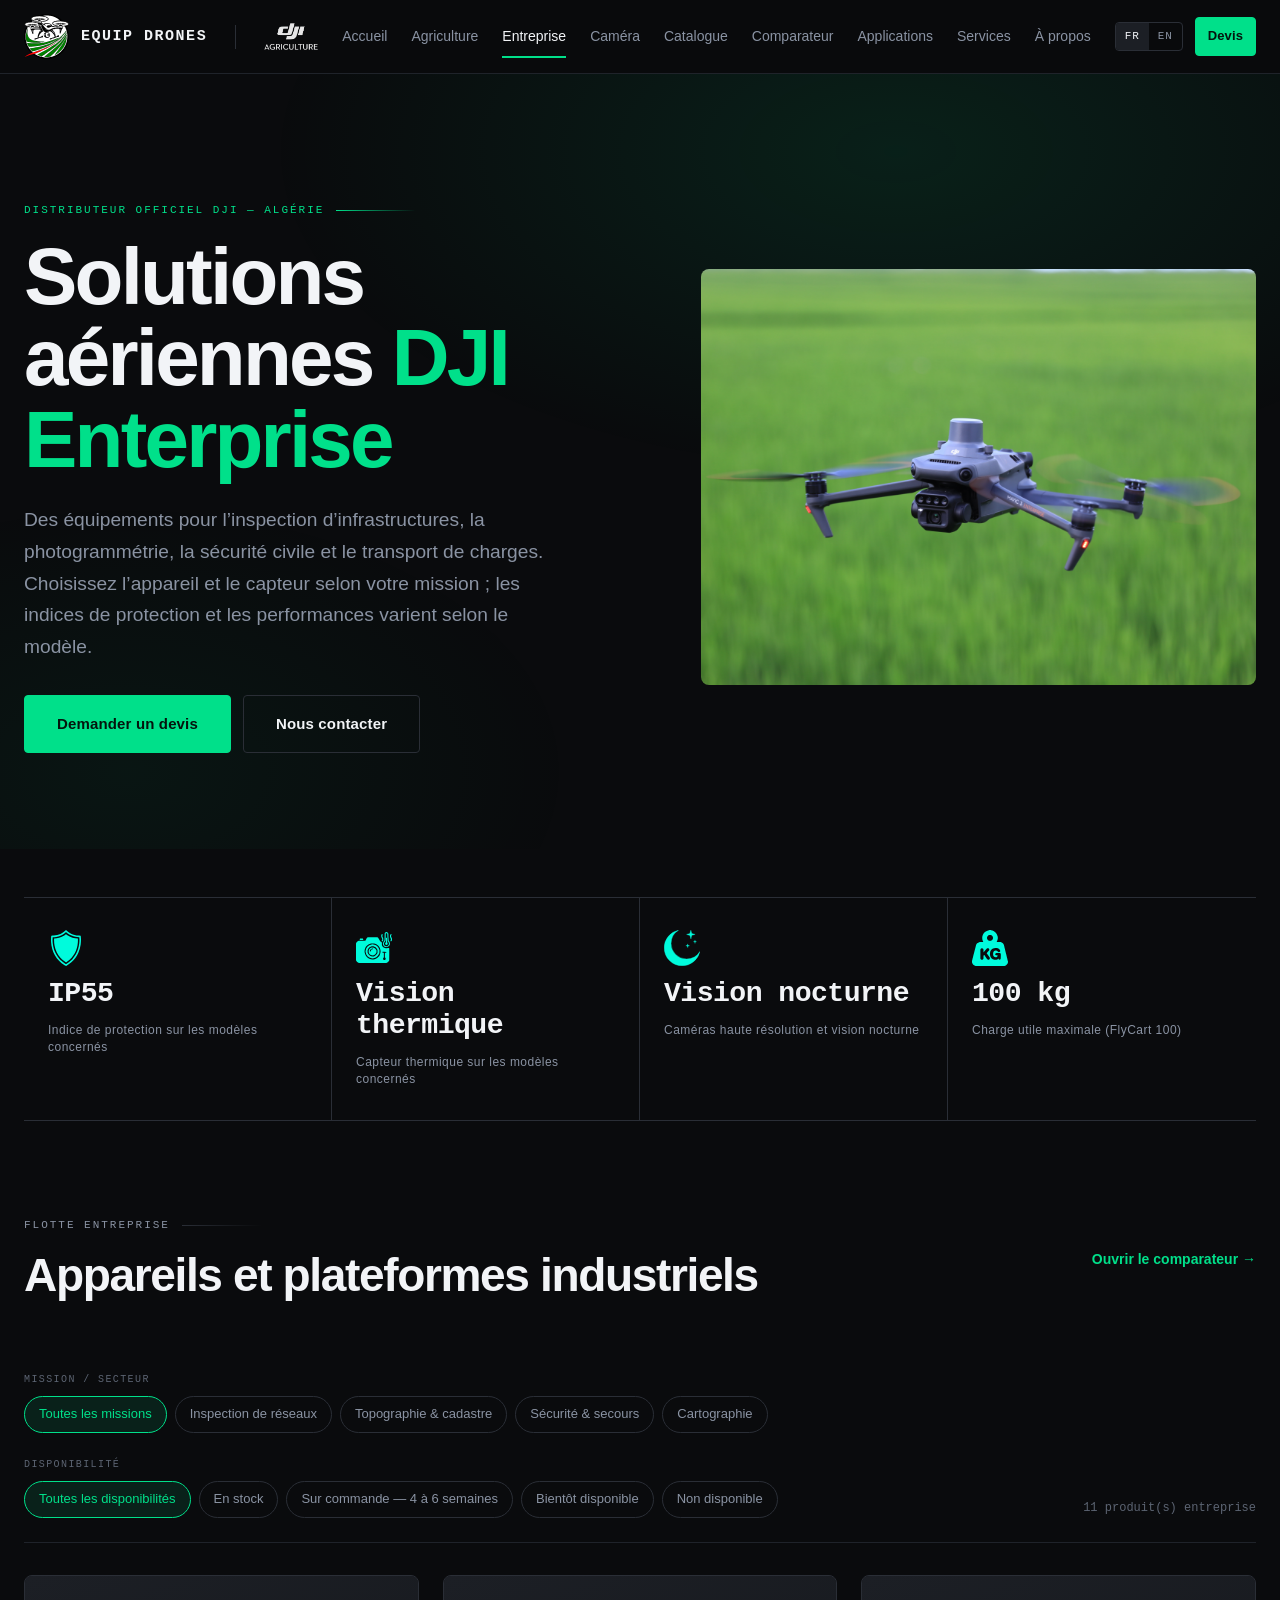
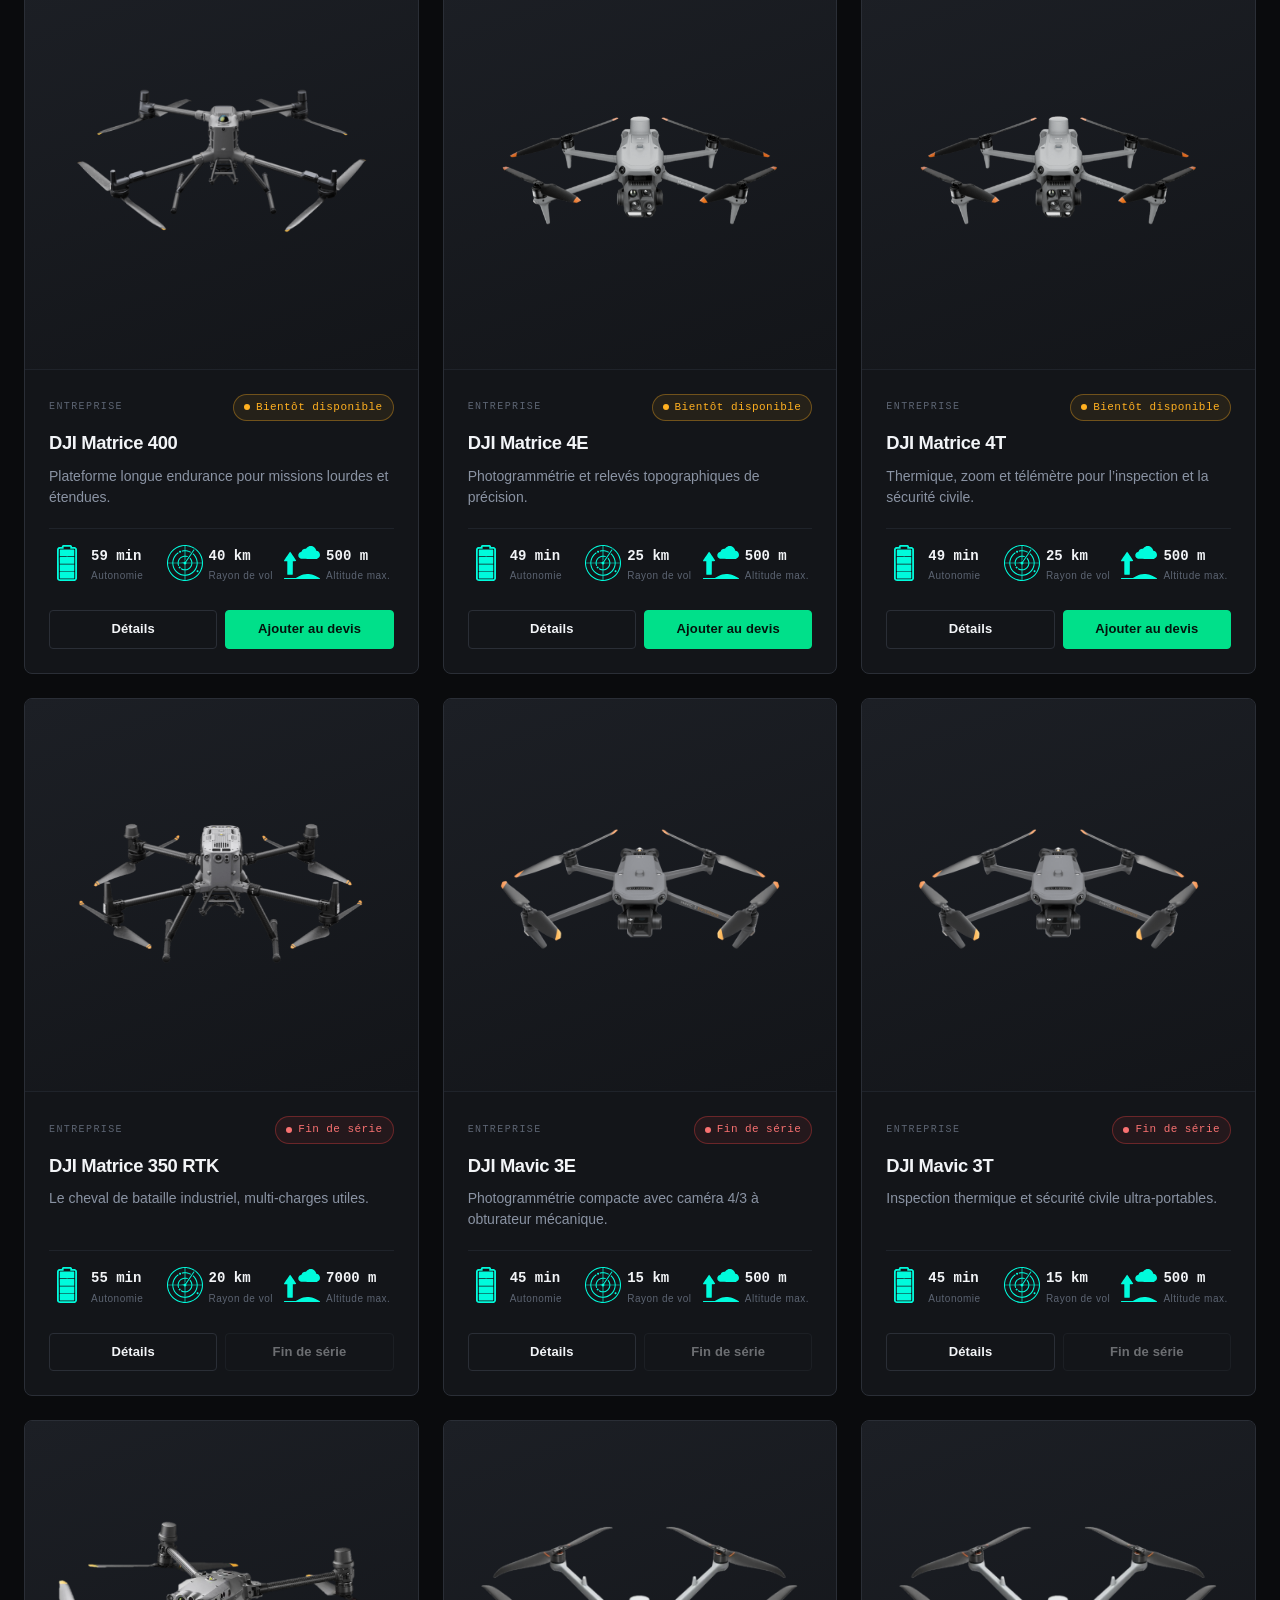
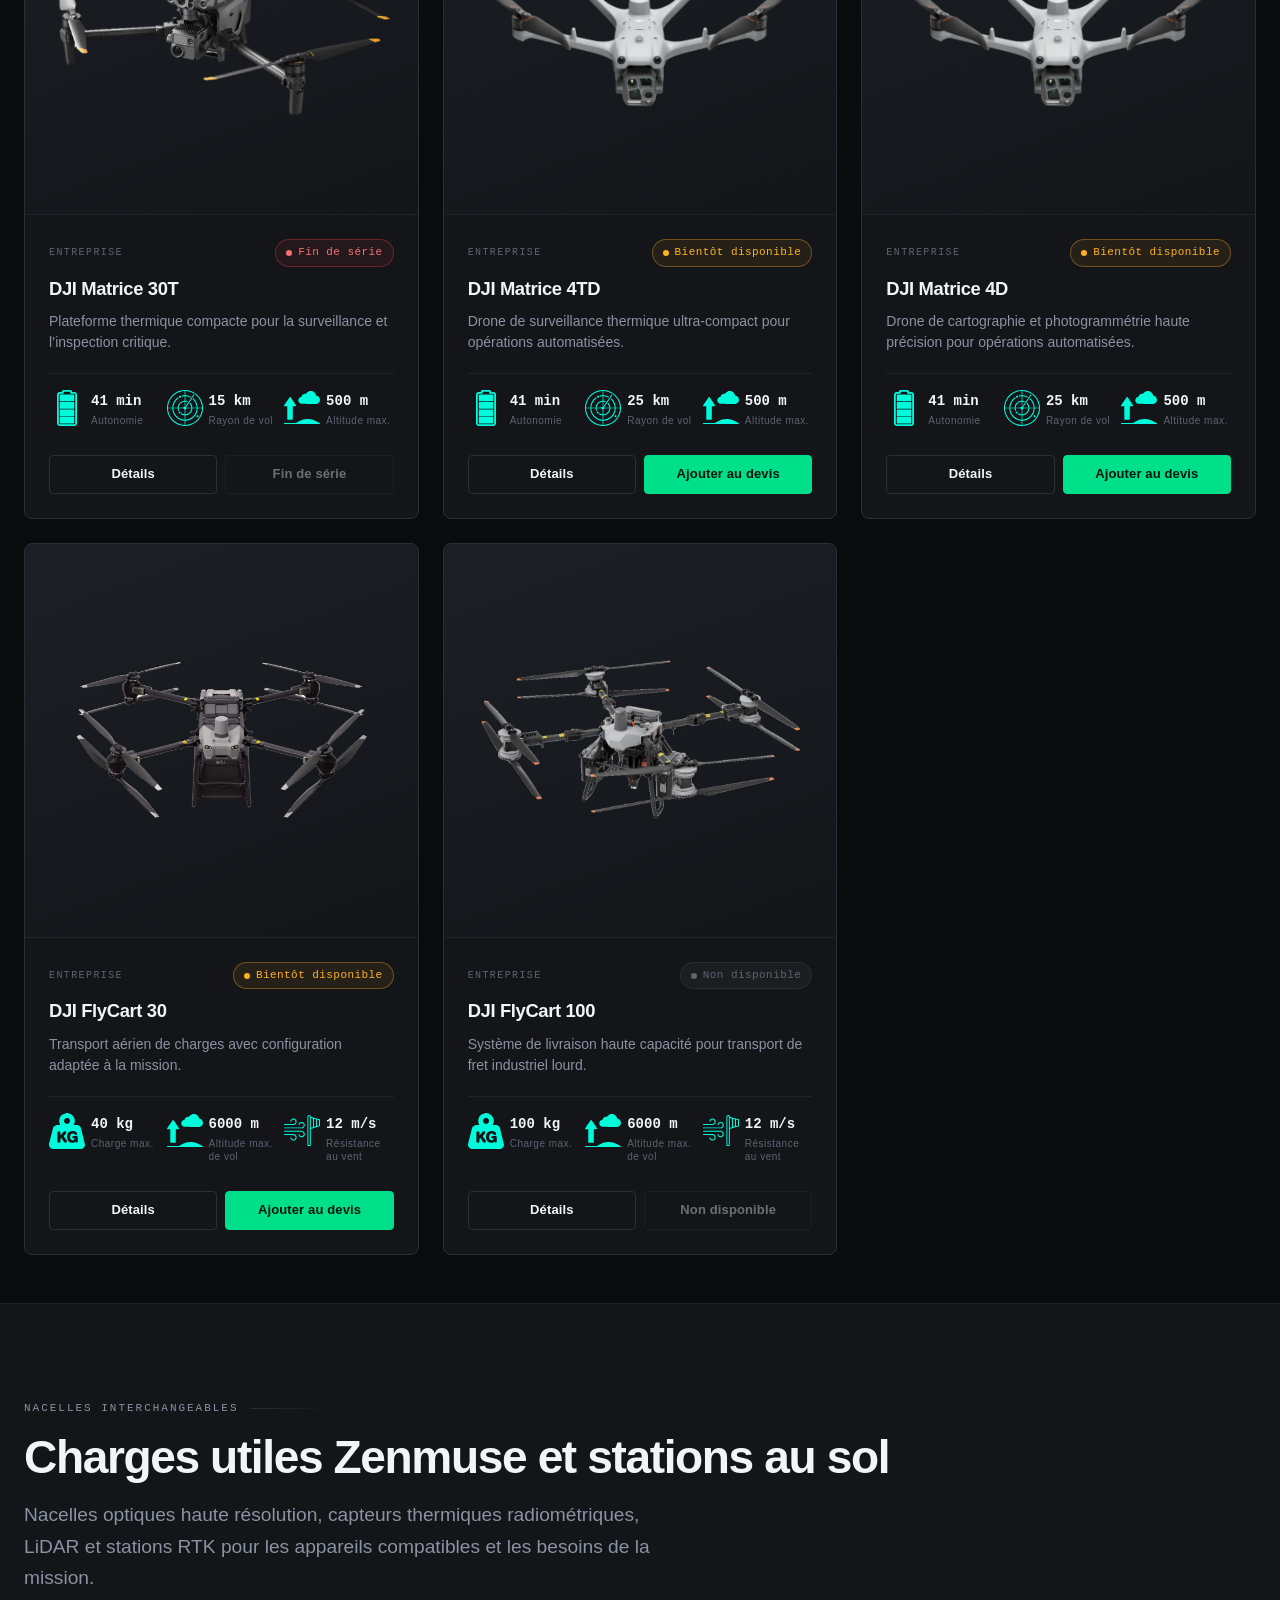
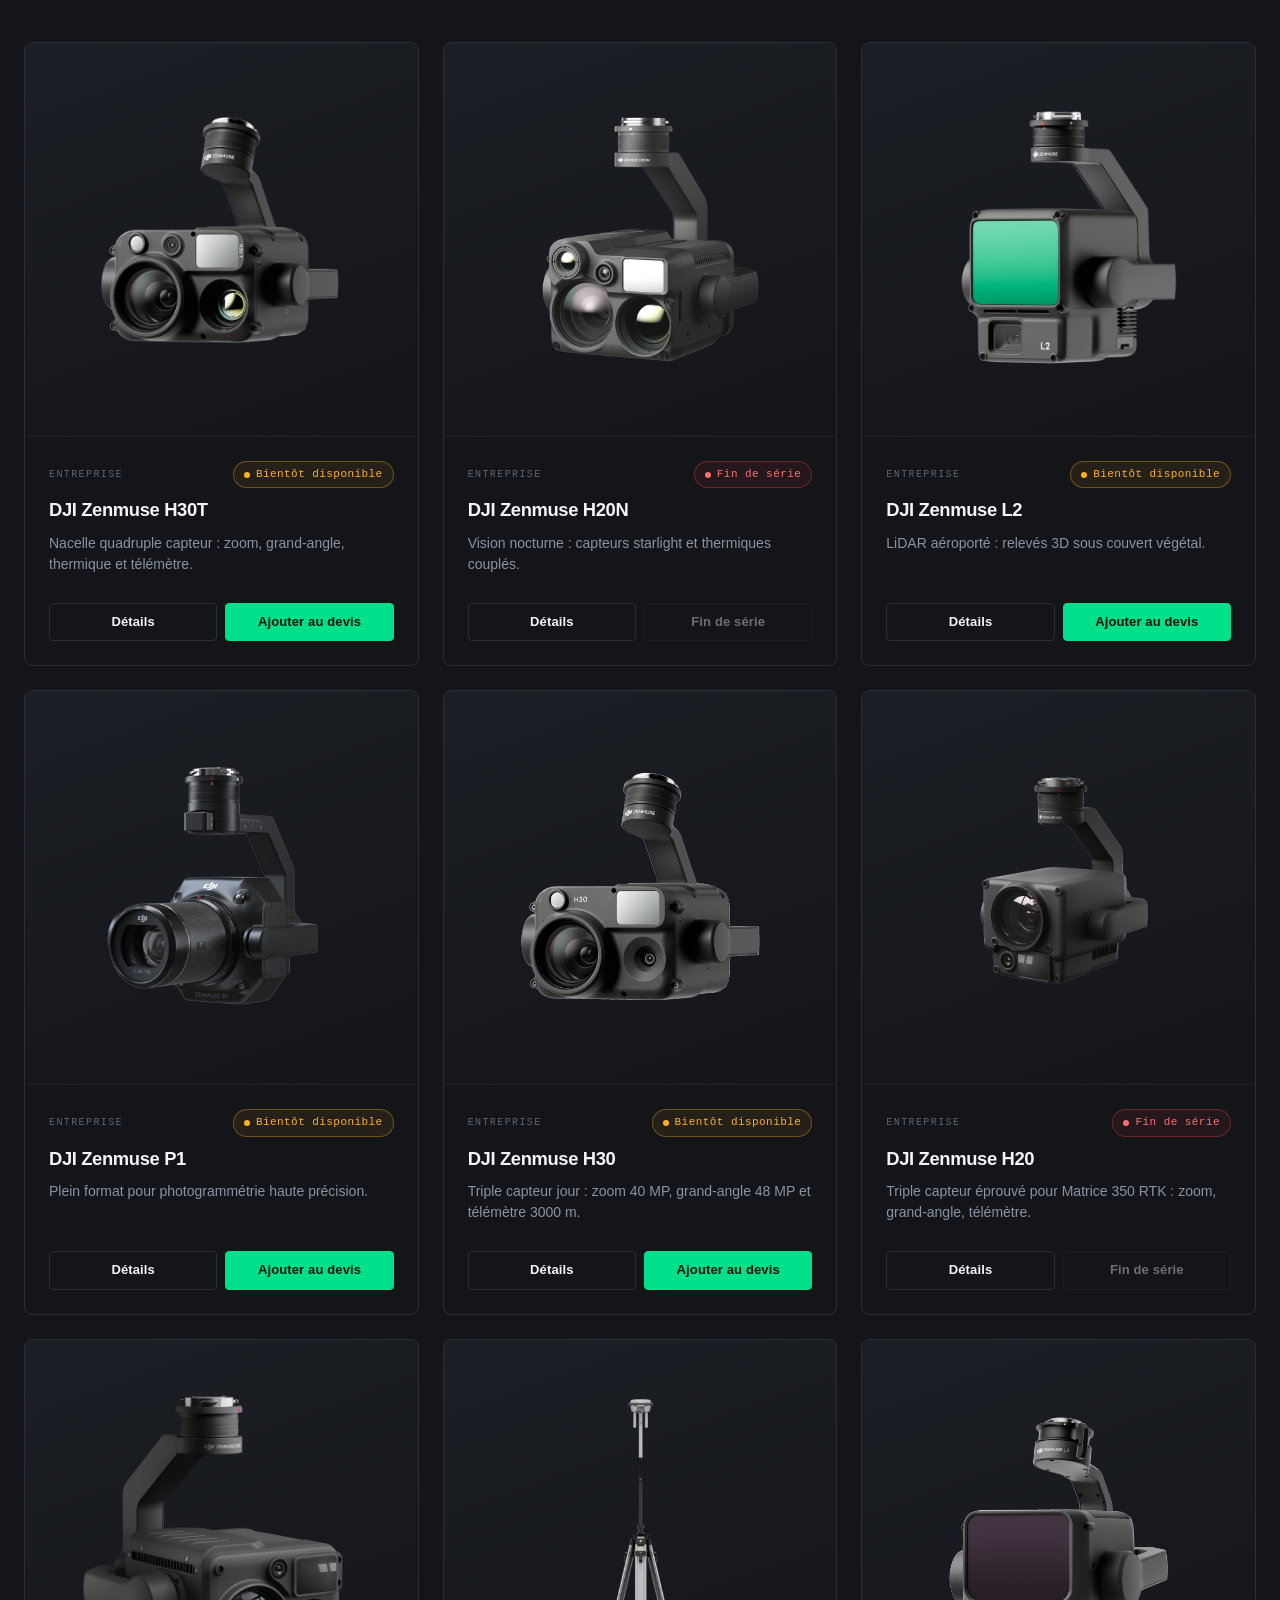
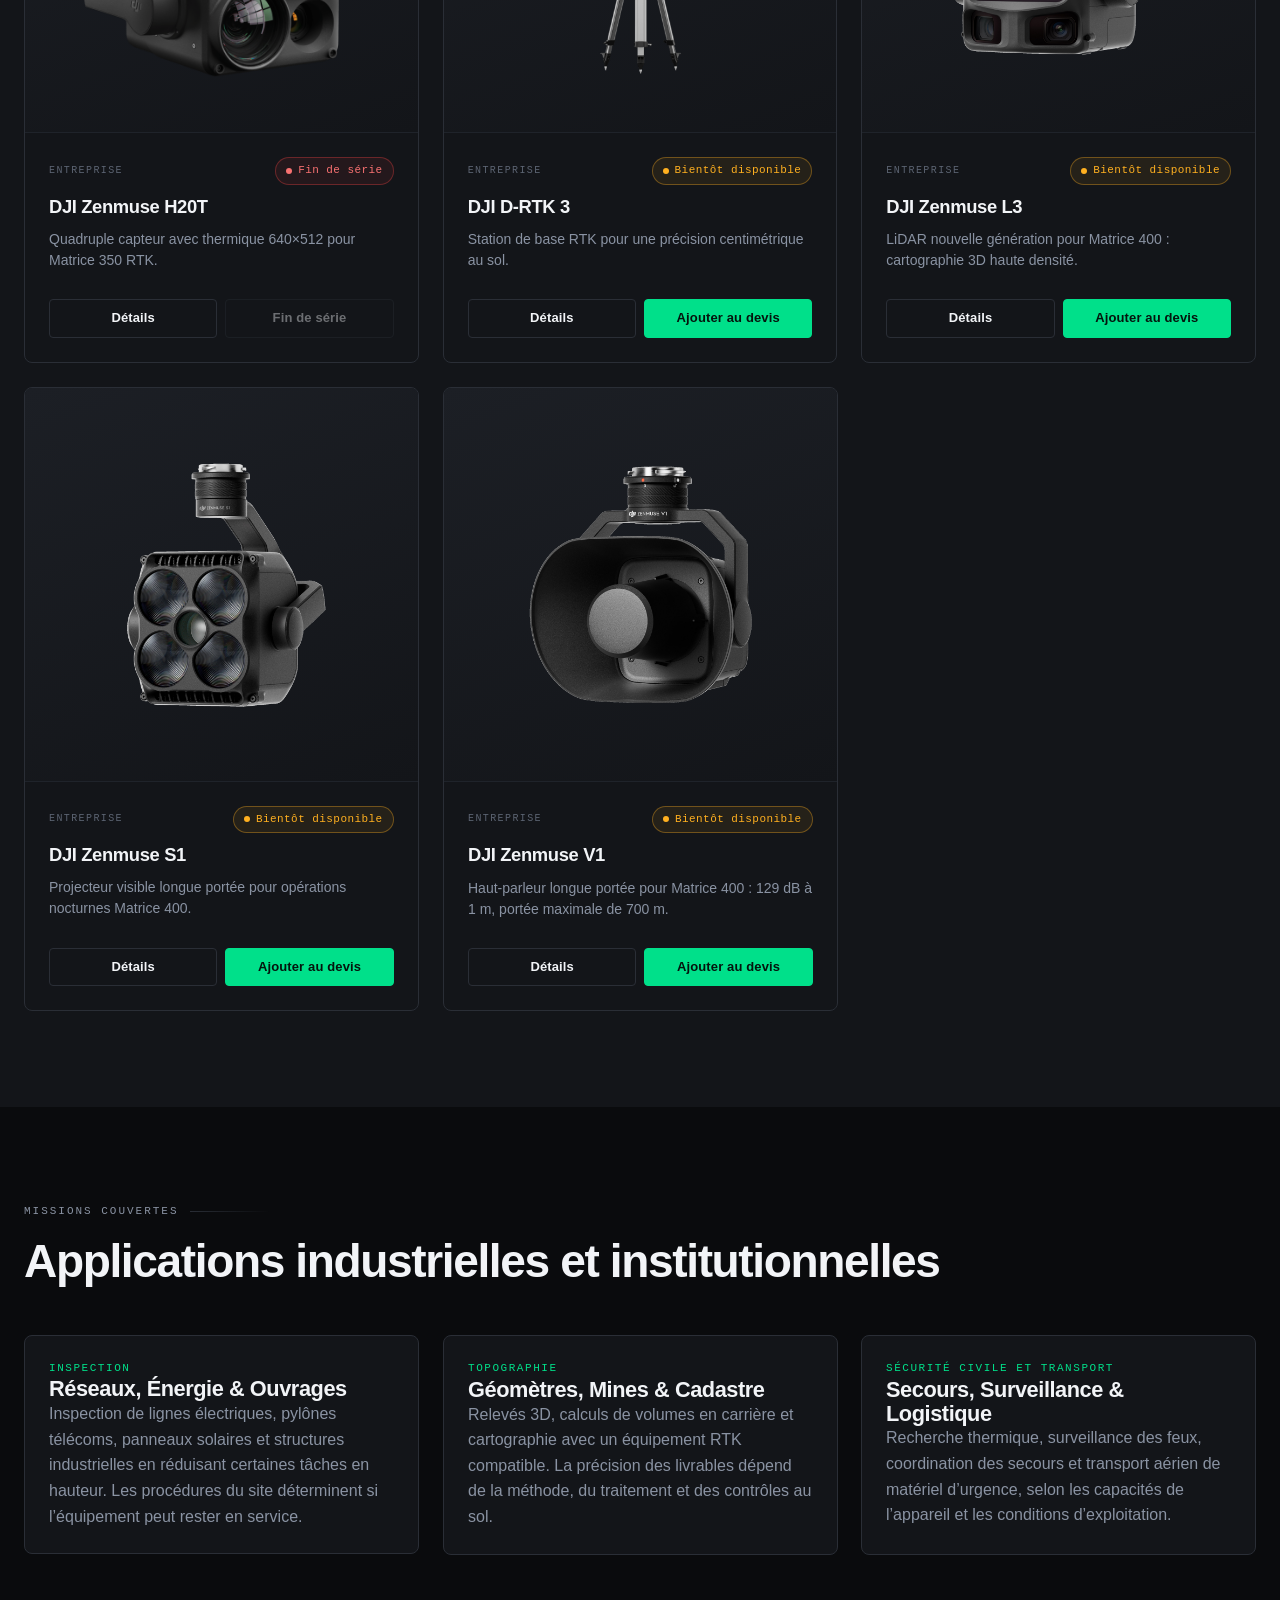
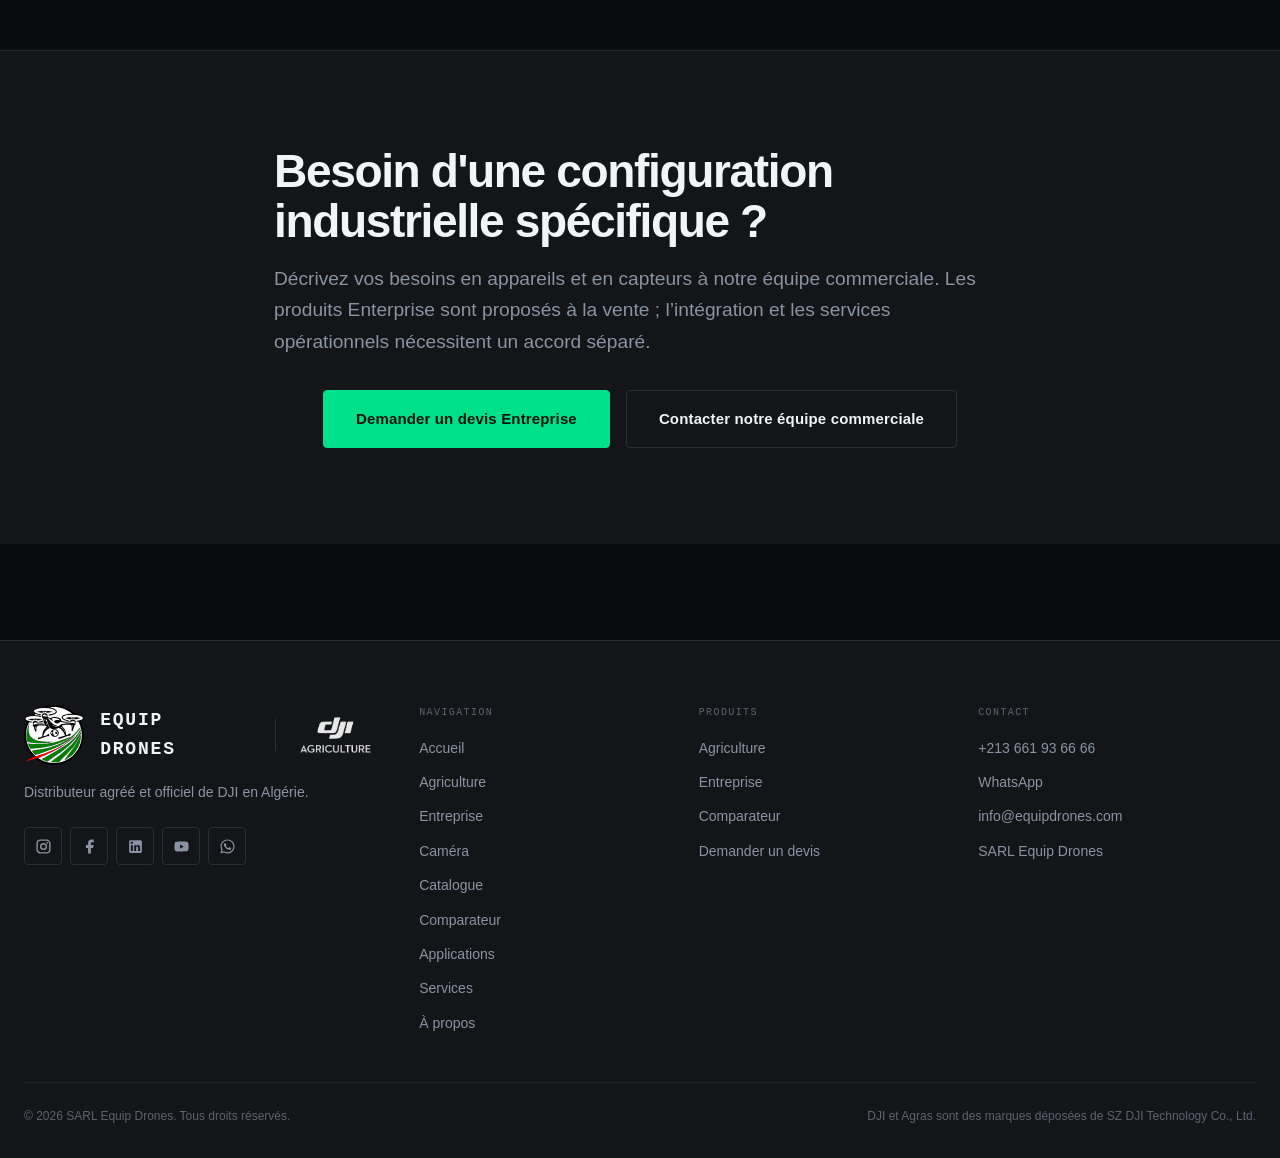
<file: enterprise.html>
<!DOCTYPE html>
<html lang="fr">
<head>
<meta charset="utf-8">
<meta name="viewport" content="width=device-width, initial-scale=1">
<title data-i18n="enterprise.copy.dji-entreprise-drones-professionnels-industriels-en-algerie">DJI Entreprise — Drones Professionnels &amp; Industriels en Algérie | Equip Drones</title>
<meta name="description" content="Drones industriels DJI Matrice et FlyCart distribués en Algérie par SARL Equip Drones : Matrice 400, Matrice 350 RTK, Matrice 4E/4T/30T/4TD, FlyCart 30/100 et nacelles Zenmuse." data-i18n-attr="content:enterprise.meta.description">
<link rel="icon" href="assets/img/svg/Logo.svg" type="image/svg+xml">
<link rel="canonical" href="https://equipdrones.com/enterprise.html">
<meta property="og:type" content="website">
<meta property="og:site_name" content="Equip Drones">
<meta property="og:url" content="https://equipdrones.com/enterprise.html">
<meta property="og:title" content="DJI Entreprise — Drones Professionnels & Industriels en Algérie | Equip Drones">
<meta property="og:description" content="Drones industriels DJI Matrice et FlyCart distribués en Algérie par SARL Equip Drones : Matrice 400, Matrice 350 RTK, Matrice 4E/4T/30T/4TD, FlyCart 30/100 et nacelles Zenmuse.">
<meta property="og:image" content="https://equipdrones.com/assets/img/photos/hero-spray.jpg">
<meta name="twitter:card" content="summary_large_image">
<link rel="stylesheet" href="assets/css/site.css">
</head>
<body>

<div data-header="enterprise"></div>

<main id="main">

  <!-- ===================== HERO ===================== -->
  <section class="hero">
    <div class="wrap">
      <div class="hero-grid">
        <div>
          <p class="eyebrow" data-i18n="misc.official">Distributeur officiel DJI — Algérie</p>
          <h1 class="h-hero" data-i18n-html="enterprise.copy.solutions-aeriennes-dji-entreprise">Solutions aériennes <span class="accent">DJI Enterprise</span></h1>
          <p class="lead" data-i18n="enterprise.copy.plateformes-industrielles-certifiees-ip55-pour-les-operations">Des équipements pour l’inspection d’infrastructures, la photogrammétrie, la sécurité civile et le transport de charges. Choisissez l’appareil et le capteur selon votre mission ; les indices de protection et les performances varient selon le modèle.</p>
          <div class="hero-actions">
            <a class="btn btn-primary btn-lg" href="devis.html" data-i18n="cta.quote">Demander un devis</a>
            <a class="btn btn-lg" href="a-propos.html#contact" data-i18n="cta.contact">Nous contacter</a>
          </div>
        </div>
        <div class="hero-media">
          <img src="assets/img/photos/03_enterprise_IMG03.JPG"
               alt="Opérateur de drone DJI Matrice sur site industriel"
               onerror="this.onerror=null;this.src='assets/img/svg/matrice-quad.svg'" data-i18n-attr="alt:enterprise.a11y.operateur-de-drone-dji-matrice-sur-site">
        </div>
      </div>
    </div>
  </section>

  <!-- ===================== CHIFFRES CLÉS ENTREPRISE ===================== -->
  <section class="section-sm" aria-label="Performances industrielles" data-i18n-attr="aria-label:enterprise.a11y.performances-industrielles">
    <div class="wrap">
      <div class="stat-strip">
        <div class="stat">
          <img src="assets/img/svg_icons/shield.svg" class="spec-icon" alt="" aria-hidden="true">
          <div class="stat-value" data-i18n="enterprise.copy.ip55">IP55</div>
          <div class="stat-label" data-i18n="enterprise.copy.resistance-pluie-vent-et-poussieres-extremes">Indice de protection sur les modèles concernés</div>
        </div>
        <div class="stat">
          <img src="assets/img/svg_icons/thermal_camera.svg" class="spec-icon" alt="" aria-hidden="true">
          <div class="stat-value" data-i18n="enterprise.copy.vision-thermique">Vision thermique</div>
          <div class="stat-label" data-i18n="enterprise.copy.capteur-thermique-sur-les-modeles">Capteur thermique sur les modèles concernés</div>
        </div>
        <div class="stat">
          <img src="assets/img/svg_icons/night_vision.svg" class="spec-icon" alt="" aria-hidden="true">
          <div class="stat-value" data-i18n="enterprise.copy.vision-nocturne">Vision nocturne</div>
          <div class="stat-label" data-i18n="enterprise.copy.cameras-haute-resolution-et-vision-nocturne">Caméras haute résolution et vision nocturne</div>
        </div>
        <div class="stat">
          <img src="assets/img/svg_icons/payload.svg" class="spec-icon" alt="" aria-hidden="true">
          <div class="stat-value" data-i18n="enterprise.copy.jusqu-a-30-kg">100 kg</div>
          <div class="stat-label" data-i18n="enterprise.copy.charges-utiles-jusqu-a-30-kg">Charge utile maximale (FlyCart 100)</div>
        </div>
      </div>
    </div>
  </section>

  <!-- ===================== APPAREILS ENTREPRISE & FILTRES ===================== -->
  <section class="section-sm" id="appareils">
    <div class="wrap">
      <div class="section-head row-between">
        <div>
          <p class="eyebrow eyebrow-muted" data-i18n="enterprise.copy.flotte-entreprise">Flotte Entreprise</p>
          <h2 class="h-section" data-i18n="enterprise.copy.vecteurs-aeriens-plateformes-industrielles">Appareils et plateformes industriels</h2>
        </div>
        <a class="link-arrow" href="comparateur.html" data-i18n="enterprise.copy.ouvrir-le-comparateur">Ouvrir le comparateur →</a>
      </div>

      <!-- Barre de filtres interactive -->
      <div class="filter-bar mt-6" id="ent-filters"></div>

      <!-- Grille des appareils -->
      <div class="grid grid-3 mt-6" id="ent-grid"></div>

      <!-- État vide -->
      <div id="ent-empty" class="hidden mt-6">
        <div class="empty-state">
          <p class="lead" data-i18n="enterprise.copy.aucun-appareil-entreprise-ne-correspond-a-cette">Aucun appareil entreprise ne correspond à cette sélection.</p>
          <button type="button" class="btn mt-5" id="ent-reset" data-i18n="enterprise.copy.reinitialiser-les-filtres">Réinitialiser les filtres</button>
        </div>
      </div>
    </div>
  </section>

  <!-- ===================== CHARGES UTILES & NACELLES ZENMUSE ===================== -->
  <section class="section section-alt section-bordered">
    <div class="wrap">
      <div class="section-head">
        <p class="eyebrow eyebrow-muted" data-i18n="enterprise.copy.nacelles-interchangeables">Nacelles interchangeables</p>
        <h2 class="h-section" data-i18n="enterprise.copy.charges-utiles-zenmuse-stations-sol">Charges utiles Zenmuse et stations au sol</h2>
        <p class="lead measure" data-i18n="enterprise.copy.nacelles-optiques-haute-resolution-capteurs-thermiques-radiometriques">Nacelles optiques haute résolution, capteurs thermiques radiométriques, LiDAR et stations RTK pour les appareils compatibles et les besoins de la mission.</p>
      </div>

      <div class="grid grid-3 mt-6" id="ent-payloads"></div>
    </div>
  </section>

  <!-- ===================== DOMAINES D'APPLICATION ===================== -->
  <section class="section">
    <div class="wrap">
      <div class="section-head">
        <p class="eyebrow eyebrow-muted" data-i18n="enterprise.copy.missions-couvertes">Missions couvertes</p>
        <h2 class="h-section" data-i18n="enterprise.copy.cas-d-usage-industriels-institutionnels">Applications industrielles et institutionnelles</h2>
      </div>

      <div class="grid grid-3 mt-6">
        <div class="card p-6">
          <div class="feature-num mb-3" data-i18n="enterprise.copy.inspection">INSPECTION</div>
          <h3 class="h-card mb-3" data-i18n="enterprise.copy.reseaux-energie-ouvrages">Réseaux, Énergie &amp; Ouvrages</h3>
          <p class="body" data-i18n="enterprise.copy.inspection-de-lignes-electriques-haute-tension-pylones">Inspection de lignes électriques, pylônes télécoms, panneaux solaires et structures industrielles en réduisant certaines tâches en hauteur. Les procédures du site déterminent si l’équipement peut rester en service.</p>
        </div>

        <div class="card p-6">
          <div class="feature-num mb-3" data-i18n="enterprise.copy.topographie">TOPOGRAPHIE</div>
          <h3 class="h-card mb-3" data-i18n="enterprise.copy.geometres-mines-cadastre">Géomètres, Mines &amp; Cadastre</h3>
          <p class="body" data-i18n="enterprise.copy.releves-topographiques-3d-calculs-volumetriques-de-carrieres">Relevés 3D, calculs de volumes en carrière et cartographie avec un équipement RTK compatible. La précision des livrables dépend de la méthode, du traitement et des contrôles au sol.</p>
        </div>

        <div class="card p-6">
          <div class="feature-num mb-3" data-i18n="enterprise.copy.securite-fret">SÉCURITÉ CIVILE ET TRANSPORT</div>
          <h3 class="h-card mb-3" data-i18n="enterprise.copy.secours-surveillance-logistique">Secours, Surveillance &amp; Logistique</h3>
          <p class="body" data-i18n="enterprise.copy.recherche-thermique-de-personnes-disparues-surveillance-d">Recherche thermique, surveillance des feux, coordination des secours et transport aérien de matériel d’urgence, selon les capacités de l’appareil et les conditions d’exploitation.</p>
        </div>
      </div>
    </div>
  </section>

  <!-- ===================== BANNIÈRE CTA ===================== -->
  <section class="section section-alt section-bordered">
    <div class="wrap wrap-narrow text-center">
      <h2 class="h-section" data-i18n="enterprise.copy.besoin-d-une-configuration-industrielle-specifique">Besoin d'une configuration industrielle spécifique ?</h2>
      <p class="lead mt-4" data-i18n="enterprise.copy.nos-ingenieurs-d-application-vous-accompagnent-dans">Décrivez vos besoins en appareils et en capteurs à notre équipe commerciale. Les produits Enterprise sont proposés à la vente ; l’intégration et les services opérationnels nécessitent un accord séparé.</p>
      <div class="row mt-6" style="justify-content:center;gap:16px">
        <a class="btn btn-primary btn-lg" href="devis.html" data-i18n="enterprise.copy.demander-un-devis-entreprise">Demander un devis Entreprise</a>
        <a class="btn btn-lg" href="a-propos.html#contact" data-i18n="enterprise.copy.contacter-notre-equipe-technique">Contacter notre équipe commerciale</a>
      </div>
    </div>
  </section>

</main>

<div data-footer></div>

<!-- Scripts standards -->
<script src="assets/js/theme-config.js"></script>
<script src="assets/js/data.js"></script>
<script src="assets/js/i18n.js"></script>
<script src="assets/js/app.js"></script>

<script>
(function () {
  'use strict';

  var SECTORS = ['inspection', 'topographie', 'securite', 'cartographie'];
  var AVAIL = ['in_stock', 'on_order', 'coming_soon', 'not_available'];

  var state = { sector: 'all', avail: 'all' };

  function chip(group, value, label, pressed) {
    return '<button type="button" class="chip"' +
           ' data-filter="' + group + '"' +
           ' data-value="' + ED.ui.esc(value) + '"' +
           ' aria-pressed="' + (pressed ? 'true' : 'false') + '">' +
           ED.ui.esc(label) + '</button>';
  }

  function renderFilterBar() {
    var sectorChips = chip('sector', 'all', ED.i18n.t('filter.missions'), state.sector === 'all') +
      SECTORS.map(function (s) {
        return chip('sector', s, ED.i18n.t('sector.' + s), state.sector === s);
      }).join('');

    var availChips = chip('avail', 'all', ED.i18n.t('filter.availability'), state.avail === 'all') +
      AVAIL.map(function (a) {
        return chip('avail', a, ED.i18n.t('avail.' + a), state.avail === a);
      }).join('');

    var html = '<div class="filter-group">' +
                 '<span class="filter-label">' + ED.i18n.t('filter.mission') + '</span>' +
                 '<div class="chips">' + sectorChips + '</div>' +
               '</div>' +
               '<div class="filter-group">' +
                 '<span class="filter-label">' + ED.i18n.t('filter.availLabel') + '</span>' +
                 '<div class="chips">' + availChips + '</div>' +
               '</div>' +
               '<p class="result-count" id="ent-count" role="status"></p>';

    var bar = document.getElementById('ent-filters');
    if (bar) bar.innerHTML = html;
  }

  function matches(p) {
    if (p.category !== 'enterprise' || p.type !== 'aircraft') return false;
    if (state.avail !== 'all' && p.availability !== state.avail) return false;
    if (state.sector !== 'all' && (p.useCases || []).indexOf(state.sector) === -1) return false;
    return true;
  }

  function apply() {
    var products = ED.data.products.filter(matches);

    document.querySelectorAll('#ent-filters .chip[data-filter]').forEach(function (b) {
      var pressed = state[b.getAttribute('data-filter')] === b.getAttribute('data-value');
      b.setAttribute('aria-pressed', String(pressed));
    });

    var count = document.getElementById('ent-count');
    if (count) count.textContent = products.length + ' ' + ED.i18n.t('count.enterprise');

    var grid = document.getElementById('ent-grid');
    if (grid) {
      grid.innerHTML = products.map(function (p) { return ED.ui.productCard(p); }).join('');
      ED.i18n.apply(grid);
      grid.classList.toggle('hidden', products.length === 0);
    }

    var empty = document.getElementById('ent-empty');
    if (empty) empty.classList.toggle('hidden', products.length !== 0);
  }

  function renderPayloads() {
    var container = document.getElementById('ent-payloads');
    if (!container) return;

    var payloads = ED.data.products.filter(function (p) {
      return p.category === 'enterprise' && p.type === 'payload';
    });

    container.innerHTML = payloads.map(function (p) { return ED.ui.productCard(p); }).join('');
    ED.i18n.apply(container);
  }

  function init() {
    renderFilterBar();
    renderPayloads();
    apply();

    document.addEventListener('click', function (e) {
      if (!e.target.closest) return;
      var c = e.target.closest('#ent-filters .chip[data-filter]');
      if (c) {
        state[c.getAttribute('data-filter')] = c.getAttribute('data-value');
        apply();
        return;
      }

      if (e.target.closest('#ent-reset')) {
        state.sector = 'all';
        state.avail = 'all';
        apply();
      }
    });
  }

  document.addEventListener('ed:ready', init);
  document.addEventListener('ed:langchange', function () {
    renderFilterBar();
    renderPayloads();
    apply();
  });
})();
</script>

<script src="assets/js/motion.js"></script>
</body>
</html>
</file>
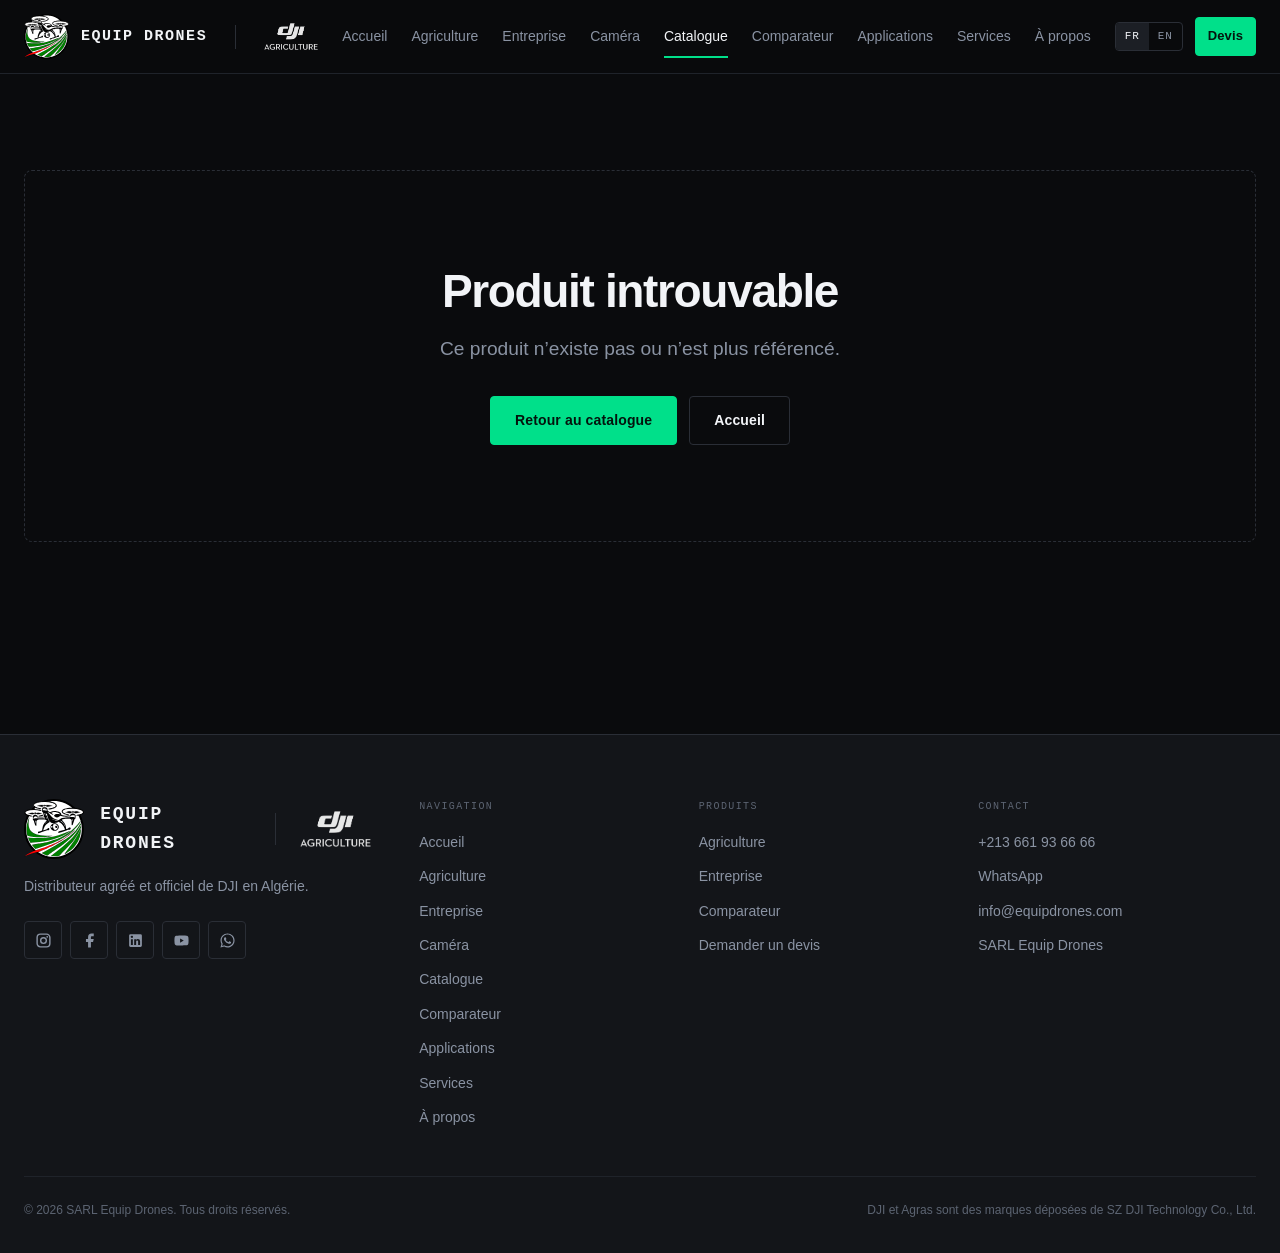
<file: produit.html>
<!DOCTYPE html>
<html lang="fr">
<head>
<meta charset="utf-8">
<meta name="viewport" content="width=device-width, initial-scale=1">
<title data-i18n="produit.copy.produit-equip-drones">Produit — Equip Drones</title>
<link rel="icon" href="assets/img/svg/Logo.svg" type="image/svg+xml">
<link rel="canonical" href="https://equipdrones.com/produit.html">
<meta property="og:type" content="product">
<meta property="og:site_name" content="Equip Drones">
<meta property="og:url" content="https://equipdrones.com/produit.html">
<meta property="og:title" content="Produits DJI — Equip Drones Algérie">
<meta property="og:description" content="Découvrez les caractéristiques techniques et demandez un devis pour votre drone ou équipement DJI en Algérie.">
<meta property="og:image" content="https://equipdrones.com/assets/img/photos/hero-spray.jpg">
<meta name="twitter:card" content="summary_large_image">
<link rel="stylesheet" href="assets/css/site.css">
</head>
<body>
<div data-header="catalogue"></div>
<main id="main">
  <!-- Contenu rendu par assets/js/produit.js à partir de ?id=<product-id> -->
</main>
<div data-footer></div>
<script src="assets/js/theme-config.js"></script>
<script src="assets/js/data.js"></script>
<script src="assets/js/i18n.js"></script>
<script src="assets/js/app.js"></script>
<script src="assets/js/produit.js"></script>
  <script src="assets/js/motion.js"></script>
</body>
</html>
</file>
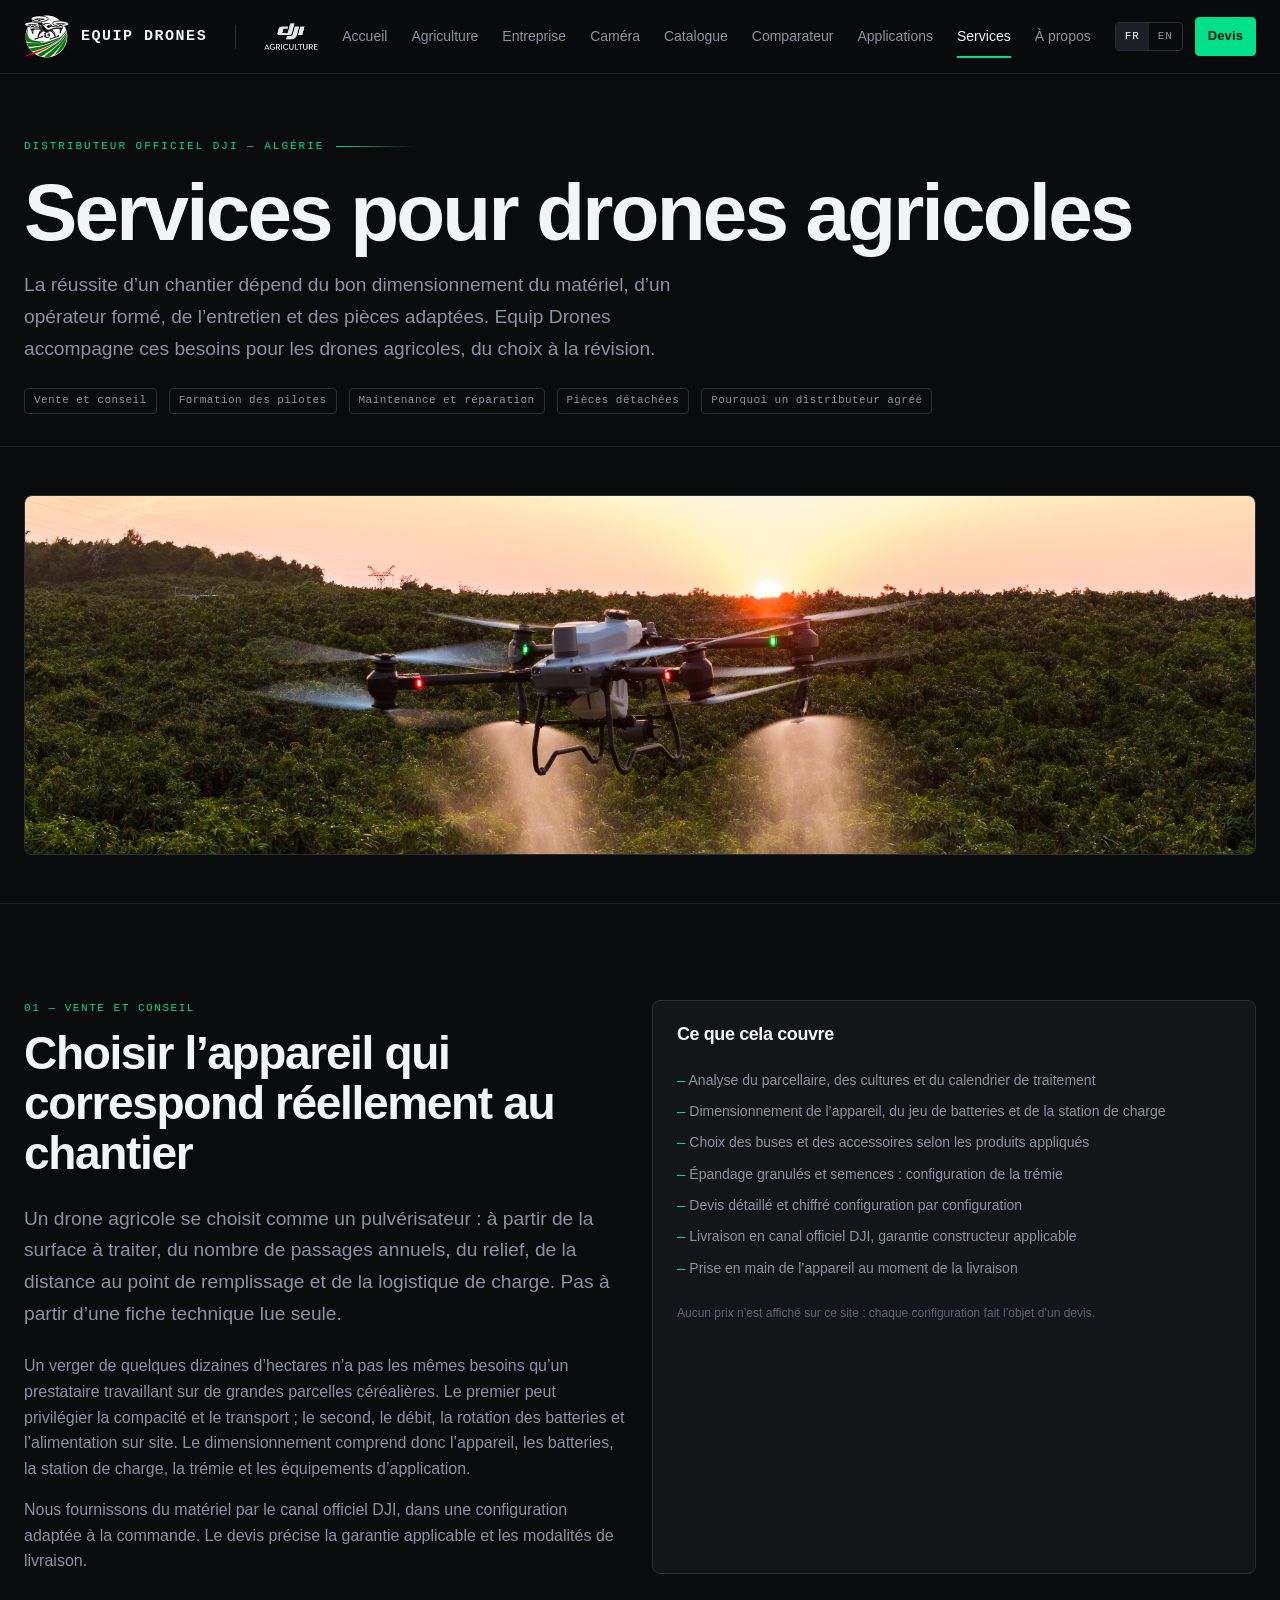
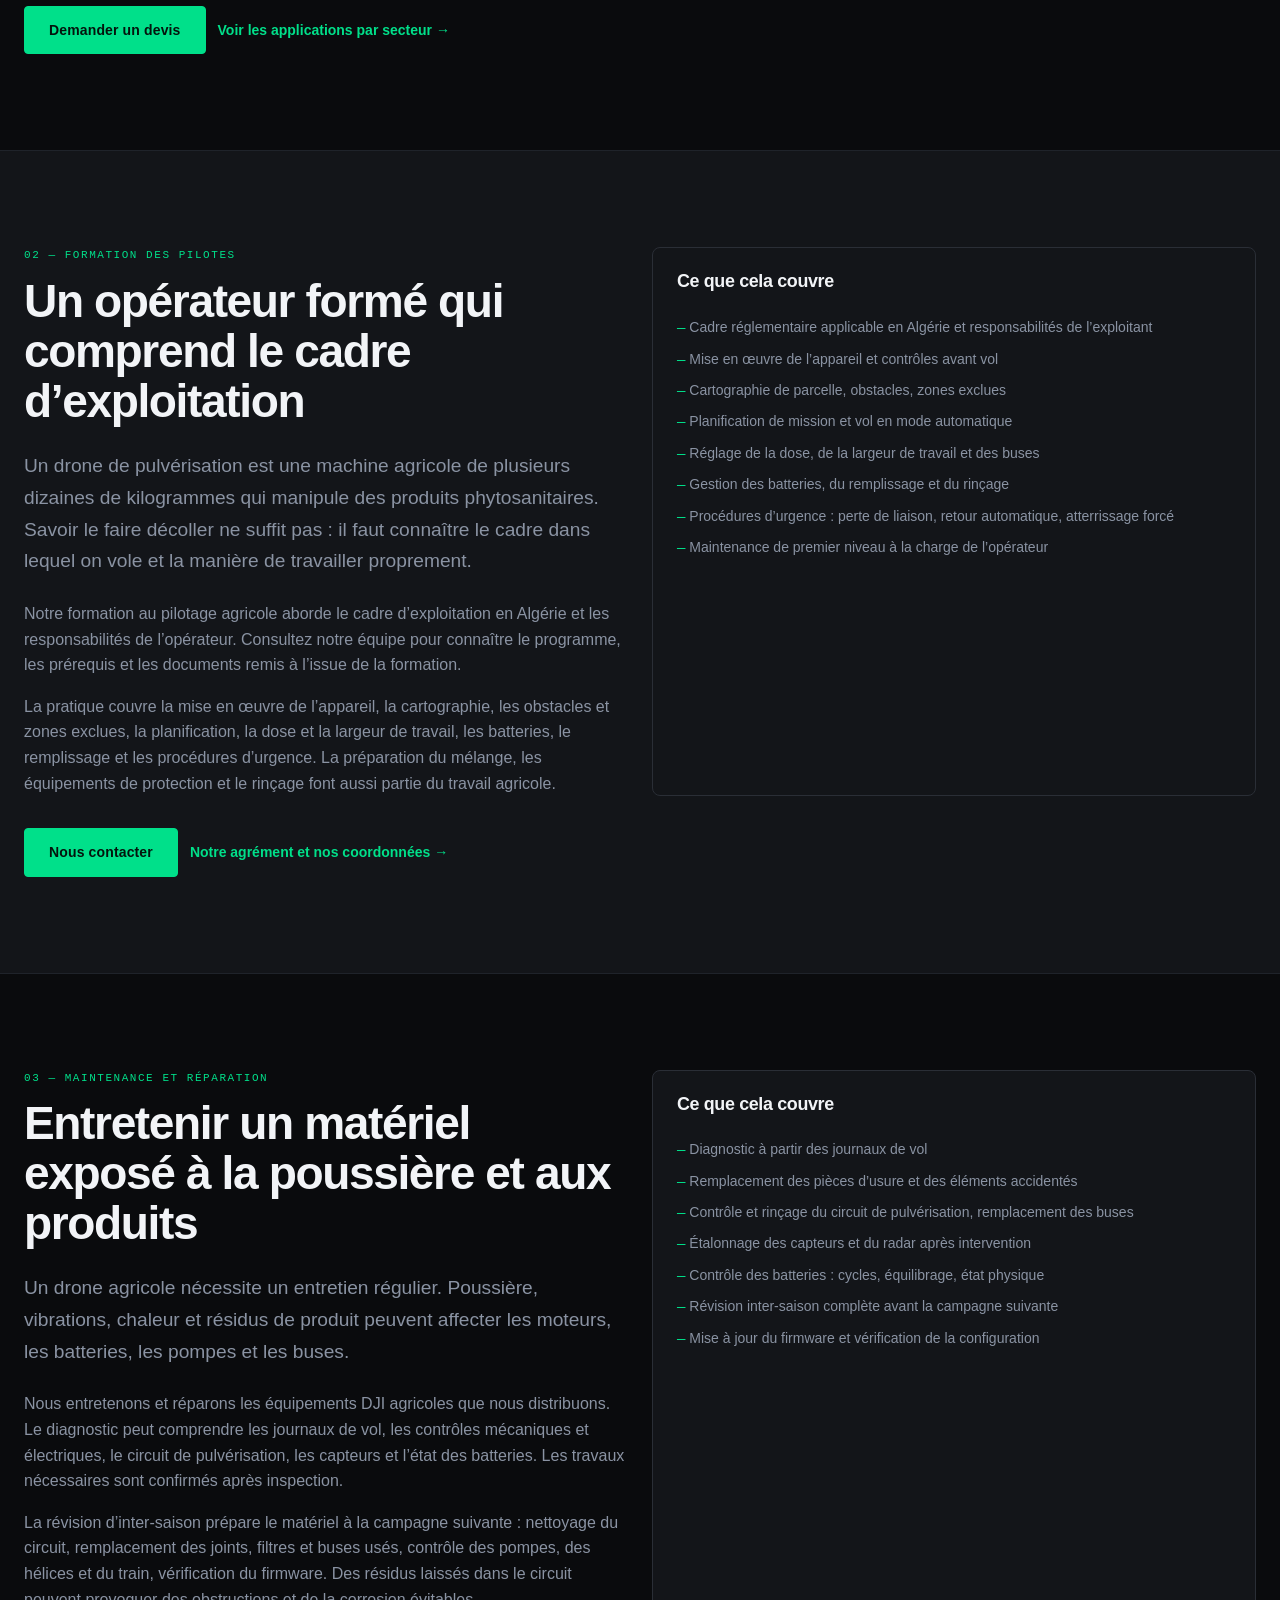
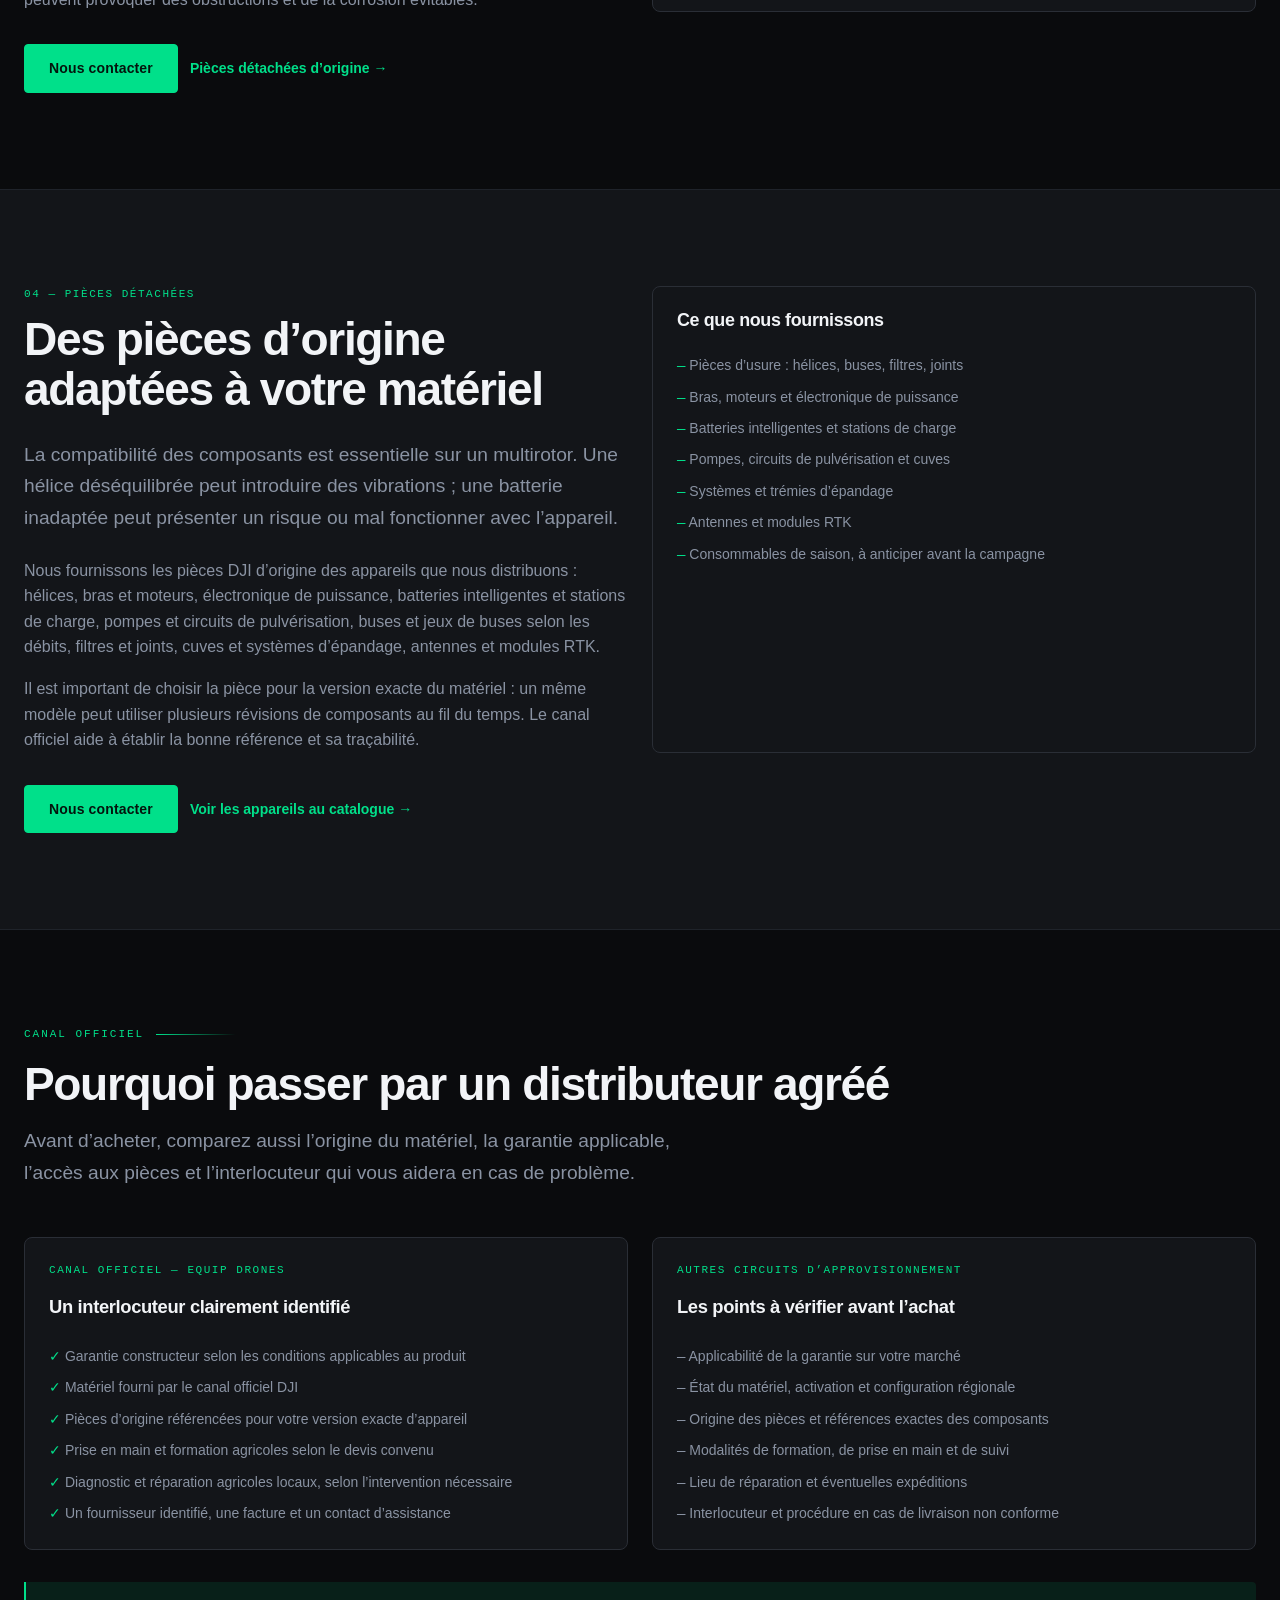
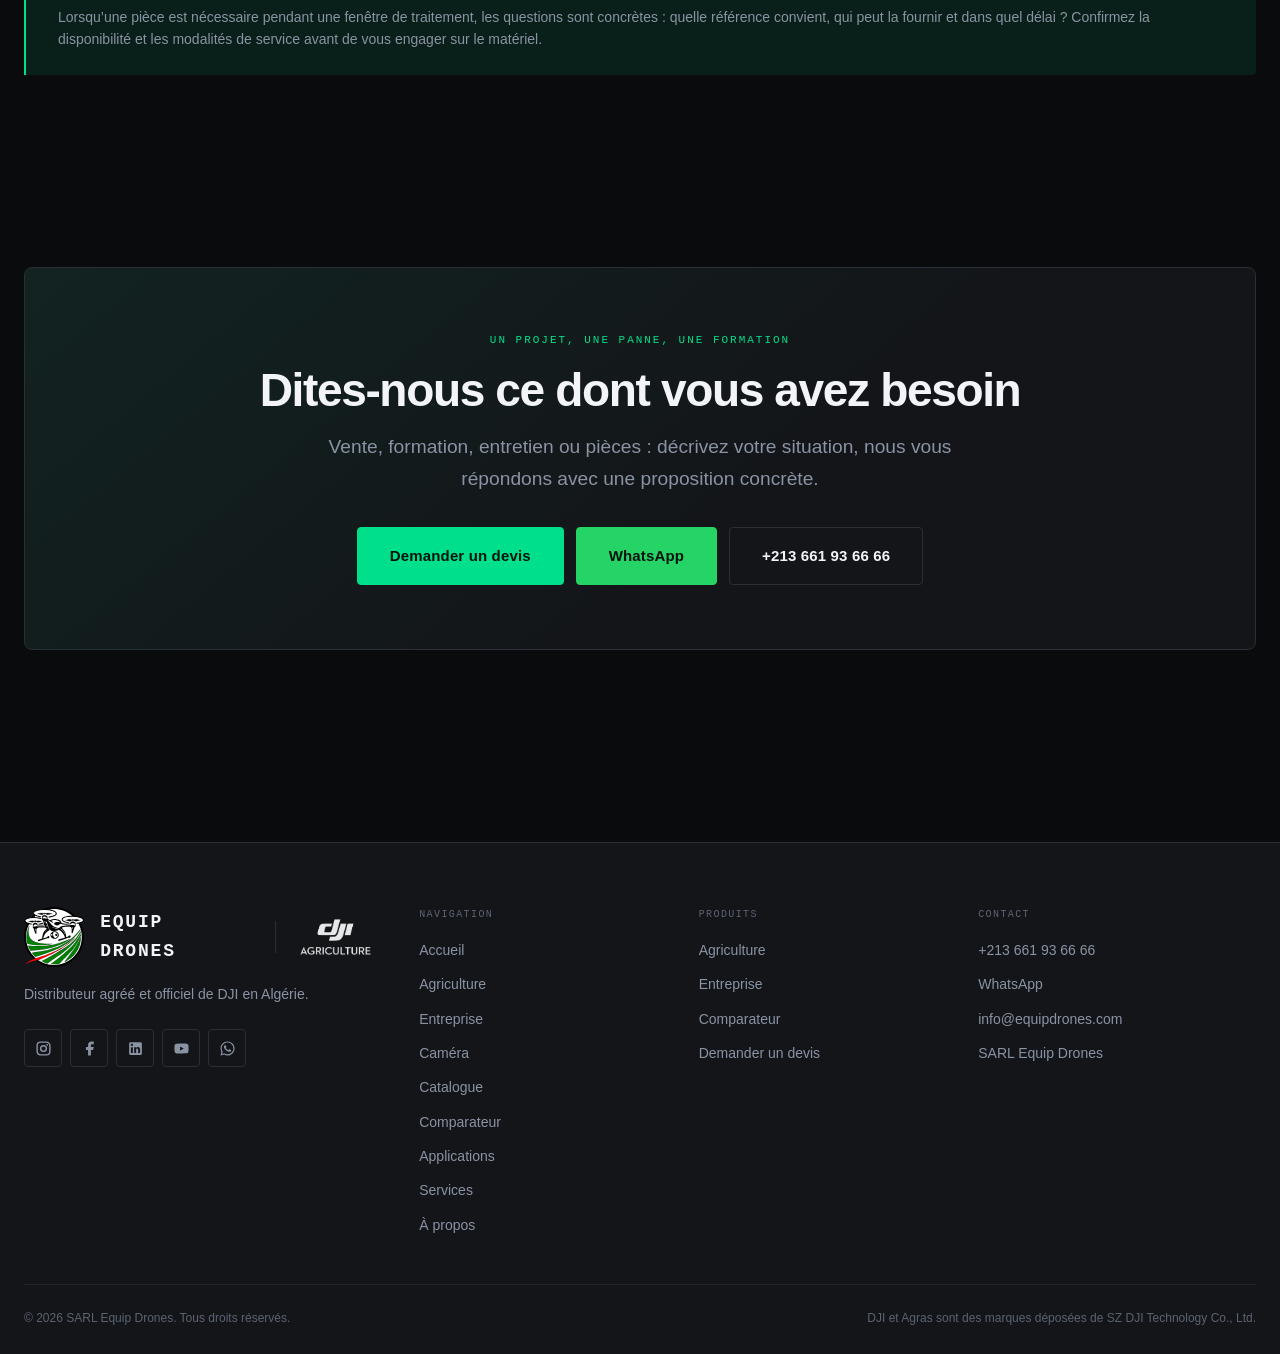
<file: services.html>
<!DOCTYPE html>
<html lang="fr">
<head>
<meta charset="utf-8">
<meta name="viewport" content="width=device-width, initial-scale=1">
<title data-i18n="services.copy.services-vente-formation-maintenance-pieces-equip-drones">Services : vente, formation, maintenance, pièces — Equip Drones</title>
<meta name="description" content="Vente et conseil en drones agricoles, formation des pilotes, maintenance, réparation et pièces d’origine : les services d’Equip Drones, distributeur officiel DJI en Algérie." data-i18n-attr="content:services.meta.description">
<link rel="icon" href="assets/img/svg/Logo.svg" type="image/svg+xml">
<link rel="canonical" href="https://equipdrones.com/services.html">
<meta property="og:type" content="website">
<meta property="og:site_name" content="Equip Drones">
<meta property="og:url" content="https://equipdrones.com/services.html">
<meta property="og:title" content="Services : vente, formation, maintenance, pièces — Equip Drones">
<meta property="og:description" content="Vente et conseil en drones agricoles, formation des pilotes, maintenance, réparation et pièces d'origine : les services d'Equip Drones, distributeur officiel DJI en Algérie.">
<meta property="og:image" content="https://equipdrones.com/assets/img/photos/06_services_IMG01.jpg">
<meta name="twitter:card" content="summary_large_image">
<link rel="stylesheet" href="assets/css/site.css">
<script type="application/ld+json">
{
  "@context": "https://schema.org",
  "@type": "FAQPage",
  "mainEntity": [
    {
      "@type": "Question",
      "name": "Qui assure la formation des télépilotes de drones agricoles en Algérie ?",
      "acceptedAnswer": {
        "@type": "Answer",
        "text": "SARL Equip Drones assure la formation pratique et théorique des pilotes en Algérie : prise en main des DJI Agras, planification de mission, sécurité et gestion des parcelles."
      }
    },
    {
      "@type": "Question",
      "name": "Les pièces détachées DJI sont-elles disponibles localement ?",
      "acceptedAnswer": {
        "@type": "Answer",
        "text": "Oui, Equip Drones maintient un stock de pièces détachées d'origine DJI (hélices, moteurs, buses, réservoirs, câblages) pour garantir une intervention rapide sans immobiliser votre matériel."
      }
    },
    {
      "@type": "Question",
      "name": "Comment s'organise la maintenance et le service après-vente (SAV) ?",
      "acceptedAnswer": {
        "@type": "Answer",
        "text": "Notre atelier technique assure la maintenance préventive avant les campagnes de traitement, ainsi que le diagnostic et la réparation certifiée des équipements agricoles DJI en Algérie."
      }
    },
    {
      "@type": "Question",
      "name": "Comment obtenir un devis pour un drone agricole DJI en Algérie ?",
      "acceptedAnswer": {
        "@type": "Answer",
        "text": "Vous pouvez composer votre sélection sur notre site (drones, batteries, générateurs, accessoires) et transmettre votre demande de devis directement par WhatsApp ou e-mail à nos conseillers techniques."
      }
    }
  ]
}
</script>
</head>
<body>
<div data-header="services"></div>

<main id="main">

  <!-- ====================================================== TÊTE DE PAGE -->
  <section class="page-head">
    <div class="wrap">
      <p class="eyebrow" data-i18n="misc.official">Distributeur officiel DJI — Algérie</p>
      <h1 class="h-hero" data-i18n="services.copy.services">Services pour drones agricoles</h1>
      <p class="lead measure" data-i18n="services.copy.vendre-un-drone-est-la-partie-facile">La réussite d’un chantier dépend du bon dimensionnement du matériel, d’un opérateur formé, de l’entretien et des pièces adaptées. Equip Drones accompagne ces besoins pour les drones agricoles, du choix à la révision.</p>
      <div class="row mt-5">
        <a class="tag" href="#vente" data-i18n="services.copy.vente-et-conseil">Vente et conseil</a>
        <a class="tag" href="#formation" data-i18n="services.copy.formation-et-certification">Formation des pilotes</a>
        <a class="tag" href="#maintenance" data-i18n="services.copy.maintenance-et-reparation">Maintenance et réparation</a>
        <a class="tag" href="#pieces" data-i18n="services.copy.pieces-detachees">Pièces détachées</a>
        <a class="tag" href="#canal" data-i18n="services.copy.pourquoi-un-distributeur-agree">Pourquoi un distributeur agréé</a>
      </div>
    </div>
  </section>

  <section class="section-sm">
    <div class="wrap">
      <img src="assets/img/photos/06_services_IMG01.jpg"
           data-photo="services"
           alt="Maintenance, formation et support technique Equip Drones"
           style="width:100%;max-height:360px;object-fit:cover;border-radius:8px;border:1px solid var(--border)" data-i18n-attr="alt:services.a11y.maintenance-formation-et-support-technique-equip-drones">
    </div>
  </section>

  <!-- ==================================================== 01 — VENTE ET CONSEIL -->
  <section class="section section-bordered" id="vente" style="scroll-margin-top:88px">
    <div class="wrap">
      <div class="grid grid-2">
        <div>
          <div class="feature">
            <div class="feature-num" data-i18n="services.copy.01-vente-et-conseil">01 — VENTE ET CONSEIL</div>
            <h2 class="h-section" data-i18n="services.copy.choisir-lappareil-qui-correspond-reellement-au-chantier">Choisir l’appareil qui correspond réellement au chantier</h2>
          </div>
          <p class="lead mt-5" data-i18n="services.copy.un-drone-agricole-se-choisit-comme-un">Un drone agricole se choisit comme un pulvérisateur : à partir de la surface à traiter, du nombre de passages annuels, du relief, de la distance au point de remplissage et de la logistique de charge. Pas à partir d’une fiche technique lue seule.</p>
          <p class="body mt-5" data-i18n="services.copy.une-exploitation-de-quelques-dizaines-dhectares-en">Un verger de quelques dizaines d’hectares n’a pas les mêmes besoins qu’un prestataire travaillant sur de grandes parcelles céréalières. Le premier peut privilégier la compacité et le transport ; le second, le débit, la rotation des batteries et l’alimentation sur site. Le dimensionnement comprend donc l’appareil, les batteries, la station de charge, la trémie et les équipements d’application.</p>
          <p class="body mt-4" data-i18n="services.copy.nous-vendons-dans-le-canal-officiel-dji">Nous fournissons du matériel par le canal officiel DJI, dans une configuration adaptée à la commande. Le devis précise la garantie applicable et les modalités de livraison.</p>
        </div>

        <div class="card">
          <h3 class="h-sub" data-i18n="services.copy.ce-que-cela-couvre">Ce que cela couvre</h3>
          <ul class="stack-2 mt-5">
            <li class="small" data-i18n-html="services.copy.analyse-du-parcellaire-des-cultures-et-du"><span class="accent mono">—</span> Analyse du parcellaire, des cultures et du calendrier de traitement</li>
            <li class="small" data-i18n-html="services.copy.dimensionnement-de-lappareil-du-jeu-de-batteries"><span class="accent mono">—</span> Dimensionnement de l’appareil, du jeu de batteries et de la station de charge</li>
            <li class="small" data-i18n-html="services.copy.choix-des-buses-et-des-accessoires-selon"><span class="accent mono">—</span> Choix des buses et des accessoires selon les produits appliqués</li>
            <li class="small" data-i18n-html="services.copy.epandage-granules-et-semences-configuration-de-la"><span class="accent mono">—</span> Épandage granulés et semences : configuration de la trémie</li>
            <li class="small" data-i18n-html="services.copy.devis-detaille-et-chiffre-configuration-par-configuration"><span class="accent mono">—</span> Devis détaillé et chiffré configuration par configuration</li>
            <li class="small" data-i18n-html="services.copy.livraison-en-canal-officiel-dji-garantie-constructeur"><span class="accent mono">—</span> Livraison en canal officiel DJI, garantie constructeur applicable</li>
            <li class="small" data-i18n-html="services.copy.prise-en-main-de-lappareil-au-moment"><span class="accent mono">—</span> Prise en main de l’appareil au moment de la livraison</li>
          </ul>
          <p class="tiny mt-5" data-i18n="services.copy.aucun-prix-nest-affiche-sur-ce-site">Aucun prix n’est affiché sur ce site : chaque configuration fait l’objet d’un devis.</p>
        </div>
      </div>

      <div class="row mt-6">
        <a class="btn btn-primary" href="devis.html" data-i18n="cta.quote">Demander un devis</a>
        <a class="link-arrow" href="applications.html" data-i18n="services.copy.voir-les-applications-par-secteur">Voir les applications par secteur →</a>
      </div>
    </div>
  </section>

  <!-- ================================================ 02 — FORMATION ET CERTIFICATION -->
  <section class="section section-bordered section-alt" id="formation" style="scroll-margin-top:88px">
    <div class="wrap">
      <div class="grid grid-2">
        <div>
          <div class="feature">
            <div class="feature-num" data-i18n="services.copy.02-formation-et-certification-des-pilotes">02 — FORMATION DES PILOTES</div>
            <h2 class="h-section" data-i18n="services.copy.un-operateur-forme-dans-le-cadre-reglementaire">Un opérateur formé qui comprend le cadre d’exploitation</h2>
          </div>
          <p class="lead mt-5" data-i18n="services.copy.un-drone-de-pulverisation-est-une-machine">Un drone de pulvérisation est une machine agricole de plusieurs dizaines de kilogrammes qui manipule des produits phytosanitaires. Savoir le faire décoller ne suffit pas : il faut connaître le cadre dans lequel on vole et la manière de travailler proprement.</p>
          <p class="body mt-5" data-i18n="services.copy.equip-drones-est-la-premiere-compagnie-algerienne">Notre formation au pilotage agricole aborde le cadre d’exploitation en Algérie et les responsabilités de l’opérateur. Consultez notre équipe pour connaître le programme, les prérequis et les documents remis à l’issue de la formation.</p>
          <p class="body mt-4" data-i18n="services.copy.la-partie-pratique-se-fait-sur-lappareil">La pratique couvre la mise en œuvre de l’appareil, la cartographie, les obstacles et zones exclues, la planification, la dose et la largeur de travail, les batteries, le remplissage et les procédures d’urgence. La préparation du mélange, les équipements de protection et le rinçage font aussi partie du travail agricole.</p>
        </div>

        <div class="card">
          <h3 class="h-sub" data-i18n="services.copy.ce-que-cela-couvre">Ce que cela couvre</h3>
          <ul class="stack-2 mt-5">
            <li class="small" data-i18n-html="services.copy.cadre-reglementaire-applicable-en-algerie-et-responsabilites"><span class="accent mono">—</span> Cadre réglementaire applicable en Algérie et responsabilités de l’exploitant</li>
            <li class="small" data-i18n-html="services.copy.mise-en-uvre-de-lappareil-et-controles"><span class="accent mono">—</span> Mise en œuvre de l’appareil et contrôles avant vol</li>
            <li class="small" data-i18n-html="services.copy.cartographie-de-parcelle-obstacles-zones-exclues"><span class="accent mono">—</span> Cartographie de parcelle, obstacles, zones exclues</li>
            <li class="small" data-i18n-html="services.copy.planification-de-mission-et-vol-en-mode"><span class="accent mono">—</span> Planification de mission et vol en mode automatique</li>
            <li class="small" data-i18n-html="services.copy.reglage-de-la-dose-de-la-largeur"><span class="accent mono">—</span> Réglage de la dose, de la largeur de travail et des buses</li>
            <li class="small" data-i18n-html="services.copy.gestion-des-batteries-du-remplissage-et-du"><span class="accent mono">—</span> Gestion des batteries, du remplissage et du rinçage</li>
            <li class="small" data-i18n-html="services.copy.procedures-durgence-perte-de-liaison-retour-automatique"><span class="accent mono">—</span> Procédures d’urgence : perte de liaison, retour automatique, atterrissage forcé</li>
            <li class="small" data-i18n-html="services.copy.maintenance-de-premier-niveau-a-la-charge"><span class="accent mono">—</span> Maintenance de premier niveau à la charge de l’opérateur</li>
          </ul>
        </div>
      </div>

      <div class="row mt-6">
        <a class="btn btn-primary" href="devis.html" data-i18n="cta.contact">Nous contacter</a>
        <a class="link-arrow" href="a-propos.html" data-i18n="services.copy.notre-agrement-et-nos-coordonnees">Notre agrément et nos coordonnées →</a>
      </div>
    </div>
  </section>

  <!-- ============================================== 03 — MAINTENANCE ET RÉPARATION -->
  <section class="section section-bordered" id="maintenance" style="scroll-margin-top:88px">
    <div class="wrap">
      <div class="grid grid-2">
        <div>
          <div class="feature">
            <div class="feature-num" data-i18n="services.copy.03-maintenance-et-reparation">03 — MAINTENANCE ET RÉPARATION</div>
            <h2 class="h-section" data-i18n="services.copy.entretenir-une-machine-qui-travaille-dans-la">Entretenir un matériel exposé à la poussière et aux produits</h2>
          </div>
          <p class="lead mt-5" data-i18n="services.copy.un-drone-agricole-vieillit-vite-sil-est">Un drone agricole nécessite un entretien régulier. Poussière, vibrations, chaleur et résidus de produit peuvent affecter les moteurs, les batteries, les pompes et les buses.</p>
          <p class="body mt-5" data-i18n="services.copy.nous-assurons-la-maintenance-et-la-reparation">Nous entretenons et réparons les équipements DJI agricoles que nous distribuons. Le diagnostic peut comprendre les journaux de vol, les contrôles mécaniques et électriques, le circuit de pulvérisation, les capteurs et l’état des batteries. Les travaux nécessaires sont confirmés après inspection.</p>
          <p class="body mt-4" data-i18n="services.copy.la-revision-entre-deux-saisons-est-la">La révision d’inter-saison prépare le matériel à la campagne suivante : nettoyage du circuit, remplacement des joints, filtres et buses usés, contrôle des pompes, des hélices et du train, vérification du firmware. Des résidus laissés dans le circuit peuvent provoquer des obstructions et de la corrosion évitables.</p>
        </div>

        <div class="card">
          <h3 class="h-sub" data-i18n="services.copy.ce-que-cela-couvre">Ce que cela couvre</h3>
          <ul class="stack-2 mt-5">
            <li class="small" data-i18n-html="services.copy.diagnostic-a-partir-des-journaux-de-vol"><span class="accent mono">—</span> Diagnostic à partir des journaux de vol</li>
            <li class="small" data-i18n-html="services.copy.remplacement-des-pieces-dusure-et-des-elements"><span class="accent mono">—</span> Remplacement des pièces d’usure et des éléments accidentés</li>
            <li class="small" data-i18n-html="services.copy.controle-et-rincage-du-circuit-de-pulverisation"><span class="accent mono">—</span> Contrôle et rinçage du circuit de pulvérisation, remplacement des buses</li>
            <li class="small" data-i18n-html="services.copy.etalonnage-des-capteurs-et-du-radar-apres"><span class="accent mono">—</span> Étalonnage des capteurs et du radar après intervention</li>
            <li class="small" data-i18n-html="services.copy.controle-des-batteries-cycles-equilibrage-etat-physique"><span class="accent mono">—</span> Contrôle des batteries : cycles, équilibrage, état physique</li>
            <li class="small" data-i18n-html="services.copy.revision-inter-saison-complete-avant-la-campagne"><span class="accent mono">—</span> Révision inter-saison complète avant la campagne suivante</li>
            <li class="small" data-i18n-html="services.copy.mise-a-jour-du-firmware-et-verification"><span class="accent mono">—</span> Mise à jour du firmware et vérification de la configuration</li>
          </ul>
        </div>
      </div>

      <div class="row mt-6">
        <a class="btn btn-primary" href="devis.html" data-i18n="cta.contact">Nous contacter</a>
        <a class="link-arrow" href="#pieces" data-i18n="services.copy.pieces-detachees-dorigine">Pièces détachées d’origine →</a>
      </div>
    </div>
  </section>

  <!-- ==================================================== 04 — PIÈCES DÉTACHÉES -->
  <section class="section section-bordered section-alt" id="pieces" style="scroll-margin-top:88px">
    <div class="wrap">
      <div class="grid grid-2">
        <div>
          <div class="feature">
            <div class="feature-num" data-i18n="services.copy.04-pieces-detachees">04 — PIÈCES DÉTACHÉES</div>
            <h2 class="h-section" data-i18n="services.copy.des-pieces-dorigine-parce-que-le-reste">Des pièces d’origine adaptées à votre matériel</h2>
          </div>
          <p class="lead mt-5" data-i18n="services.copy.sur-un-multirotor-il-ny-a-pas">La compatibilité des composants est essentielle sur un multirotor. Une hélice déséquilibrée peut introduire des vibrations ; une batterie inadaptée peut présenter un risque ou mal fonctionner avec l’appareil.</p>
          <p class="body mt-5" data-i18n="services.copy.nous-fournissons-les-pieces-dji-dorigine-des">Nous fournissons les pièces DJI d’origine des appareils que nous distribuons : hélices, bras et moteurs, électronique de puissance, batteries intelligentes et stations de charge, pompes et circuits de pulvérisation, buses et jeux de buses selon les débits, filtres et joints, cuves et systèmes d’épandage, antennes et modules RTK.</p>
          <p class="body mt-4" data-i18n="services.copy.passer-par-le-canal-officiel-garantit-deux">Il est important de choisir la pièce pour la version exacte du matériel : un même modèle peut utiliser plusieurs révisions de composants au fil du temps. Le canal officiel aide à établir la bonne référence et sa traçabilité.</p>
        </div>

        <div class="card">
          <h3 class="h-sub" data-i18n="services.copy.ce-que-nous-fournissons">Ce que nous fournissons</h3>
          <ul class="stack-2 mt-5">
            <li class="small" data-i18n-html="services.copy.pieces-dusure-helices-buses-filtres-joints"><span class="accent mono">—</span> Pièces d’usure : hélices, buses, filtres, joints</li>
            <li class="small" data-i18n-html="services.copy.bras-moteurs-et-electronique-de-puissance"><span class="accent mono">—</span> Bras, moteurs et électronique de puissance</li>
            <li class="small" data-i18n-html="services.copy.batteries-intelligentes-et-stations-de-charge"><span class="accent mono">—</span> Batteries intelligentes et stations de charge</li>
            <li class="small" data-i18n-html="services.copy.pompes-circuits-de-pulverisation-et-cuves"><span class="accent mono">—</span> Pompes, circuits de pulvérisation et cuves</li>
            <li class="small" data-i18n-html="services.copy.systemes-et-tremies-depandage"><span class="accent mono">—</span> Systèmes et trémies d’épandage</li>
            <li class="small" data-i18n-html="services.copy.antennes-et-modules-rtk"><span class="accent mono">—</span> Antennes et modules RTK</li>
            <li class="small" data-i18n-html="services.copy.consommables-de-saison-a-anticiper-avant-la"><span class="accent mono">—</span> Consommables de saison, à anticiper avant la campagne</li>
          </ul>
        </div>
      </div>

      <div class="row mt-6">
        <a class="btn btn-primary" href="devis.html" data-i18n="cta.contact">Nous contacter</a>
        <a class="link-arrow" href="catalogue.html" data-i18n="services.copy.voir-les-appareils-au-catalogue">Voir les appareils au catalogue →</a>
      </div>
    </div>
  </section>

  <!-- ================================================= DISTRIBUTEUR AGRÉÉ -->
  <section class="section section-bordered" id="canal" style="scroll-margin-top:88px">
    <div class="wrap">
      <div class="section-head">
        <p class="eyebrow" data-i18n="services.copy.canal-officiel">Canal officiel</p>
        <h2 class="h-section" data-i18n="services.copy.pourquoi-passer-par-un-distributeur-agree">Pourquoi passer par un distributeur agréé</h2>
        <p class="lead" data-i18n="services.copy.le-meme-appareil-peut-arriver-en-algerie">Avant d’acheter, comparez aussi l’origine du matériel, la garantie applicable, l’accès aux pièces et l’interlocuteur qui vous aidera en cas de problème.</p>
      </div>

      <div class="grid grid-2">
        <div class="card">
          <div class="feature">
            <div class="feature-num" data-i18n="services.copy.canal-officiel-equip-drones">CANAL OFFICIEL — EQUIP DRONES</div>
            <div class="feature-title" data-i18n="services.copy.un-appareil-rattache-a-quelquun">Un interlocuteur clairement identifié</div>
          </div>
          <ul class="stack-2 mt-5">
            <li class="small" data-i18n-html="services.copy.garantie-constructeur-applicable-en-algerie-traitee-localement"><span class="accent mono">✓</span> Garantie constructeur selon les conditions applicables au produit</li>
            <li class="small" data-i18n-html="services.copy.appareil-neuf-destine-au-marche-algerien-firmware"><span class="accent mono">✓</span> Matériel fourni par le canal officiel DJI</li>
            <li class="small" data-i18n-html="services.copy.pieces-dorigine-referencees-pour-votre-version-exacte"><span class="accent mono">✓</span> Pièces d’origine référencées pour votre version exacte d’appareil</li>
            <li class="small" data-i18n-html="services.copy.formation-a-la-prise-en-main-et"><span class="accent mono">✓</span> Prise en main et formation agricoles selon le devis convenu</li>
            <li class="small" data-i18n-html="services.copy.diagnostic-et-reparation-sur-place-sans-expedition"><span class="accent mono">✓</span> Diagnostic et réparation agricoles locaux, selon l’intervention nécessaire</li>
            <li class="small" data-i18n-html="services.copy.un-interlocuteur-identifie-une-facture-un-recours"><span class="accent mono">✓</span> Un fournisseur identifié, une facture et un contact d’assistance</li>
          </ul>
        </div>

        <div class="card">
          <div class="feature">
            <div class="feature-num" data-i18n="services.copy.import-parallele">AUTRES CIRCUITS D’APPROVISIONNEMENT</div>
            <div class="feature-title" data-i18n="services.copy.un-appareil-qui-nappartient-a-aucun-reseau">Les points à vérifier avant l’achat</div>
          </div>
          <ul class="stack-2 mt-5">
            <li class="small" data-i18n-html="services.copy.garantie-le-plus-souvent-inapplicable-lappareil-na"><span class="mono">—</span> Applicabilité de la garantie sur votre marché</li>
            <li class="small" data-i18n-html="services.copy.appareil-parfois-deja-active-ou-configure-pour"><span class="mono">—</span> État du matériel, activation et configuration régionale</li>
            <li class="small" data-i18n-html="services.copy.pieces-dorigine-incertaine-references-approximatives"><span class="mono">—</span> Origine des pièces et références exactes des composants</li>
            <li class="small" data-i18n-html="services.copy.aucune-formation-aucune-remise-en-main-aucun"><span class="mono">—</span> Modalités de formation, de prise en main et de suivi</li>
            <li class="small" data-i18n-html="services.copy.la-moindre-panne-devient-un-probleme-de"><span class="mono">—</span> Lieu de réparation et éventuelles expéditions</li>
            <li class="small" data-i18n-html="services.copy.aucun-recours-identifie-si-lappareil-arrive-non"><span class="mono">—</span> Interlocuteur et procédure en cas de livraison non conforme</li>
          </ul>
        </div>
      </div>

      <div class="callout mt-6">
        <p class="small" data-i18n="services.copy.le-jour-ou-il-faut-une-pompe">Lorsqu’une pièce est nécessaire pendant une fenêtre de traitement, les questions sont concrètes : quelle référence convient, qui peut la fournir et dans quel délai ? Confirmez la disponibilité et les modalités de service avant de vous engager sur le matériel.</p>
      </div>
    </div>
  </section>

  <!-- ================================================================= CTA -->
  <section class="section">
    <div class="wrap">
      <div class="cta-band center">
        <p class="eyebrow eyebrow-plain" data-i18n="services.copy.un-projet-une-panne-une-formation">Un projet, une panne, une formation</p>
        <h2 class="h-section" data-i18n="services.copy.dites-nous-ce-dont-vous-avez-besoin">Dites-nous ce dont vous avez besoin</h2>
        <p class="lead measure mt-4" style="margin-inline:auto" data-i18n="services.copy.vente-formation-entretien-ou-pieces-decrivez-votre">Vente, formation, entretien ou pièces : décrivez votre situation, nous vous répondons avec une proposition concrète.</p>
        <div class="btn-row">
          <a class="btn btn-primary btn-lg" href="devis.html" data-i18n="cta.quote">Demander un devis</a>
          <a class="btn btn-wa btn-lg" href="https://wa.me/213661936666" target="_blank" rel="noopener noreferrer">WhatsApp</a>
          <a class="btn btn-lg" href="tel:+213661936666">+213 661 93 66 66</a>
        </div>
      </div>
    </div>
  </section>

</main>

<div data-footer></div>

<script src="assets/js/theme-config.js"></script>
<script src="assets/js/data.js"></script>
<script src="assets/js/i18n.js"></script>
<script src="assets/js/app.js"></script>
<script>
(function () {
  'use strict';

  function render() {
    var photos = window.ED_PHOTOS || {};
    document.querySelectorAll('[data-photo]').forEach(function (img) {
      var url = photos[img.getAttribute('data-photo')];
      if (url) { img.src = url; }
    });
  }

  document.addEventListener('ed:ready', render);
  document.addEventListener('ed:langchange', render);
})();
</script>
  <script src="assets/js/motion.js"></script>
</body>
</html>
</file>
<file: assets/css/site.css>
/* ==========================================================================
   EQUIP DRONES — Design system
   Dark technical premium. Single stylesheet, no imports, no external assets.
   FROZEN: page authors consume these classes, they do not add CSS here.
   ========================================================================== */

/* --------------------------------------------------------------------------
   1. Tokens
   -------------------------------------------------------------------------- */
:root {
  /* ========== Theme Configuration Variables ==========
     These are applied by assets/js/theme-config.js.
     Edit theme-config.js to customize the site appearance.
  */
  --color-primary: #0A0B0D;
  --color-secondary: #131519;
  --color-accent: #00E08A;
  --color-text: #F2F4F7;
  --color-text-muted: #8A93A3;
  --color-border: #2A2E36;
  --color-background: #0A0B0D;
  --color-success: #00C46A;
  --color-warning: #FFB020;
  --color-error: #FF5A5A;
  --color-icon: #00E08A;

  --spacing-xs: 4px;
  --spacing-sm: 8px;
  --spacing-md: 12px;
  --spacing-lg: 16px;
  --spacing-xl: 24px;
  --spacing-xxl: 32px;

  --font-size-base: 16px;
  --font-size-sm: 14px;
  --font-size-lg: 18px;
  --font-size-xl: 20px;
  --font-size-2xl: 24px;
  --font-family: -apple-system, BlinkMacSystemFont, "Segoe UI", Inter, Roboto, "Helvetica Neue", Arial, sans-serif;
  --font-weight: 400;
  --font-weight-bold: 600;

  --shadow-sm: 0 2px 4px rgba(0, 0, 0, 0.1);
  --shadow-md: 0 4px 12px rgba(0, 0, 0, 0.15);
  --shadow-lg: 0 8px 24px rgba(0, 0, 0, 0.2);

  --radius-sm: 4px;
  --radius-md: 8px;
  --radius-lg: 8px;
  --radius-full: 9999px;

  --transition-fast: 150ms ease-in-out;
  --transition-normal: 300ms ease-in-out;
  --transition-slow: 500ms ease-in-out;

  /* ========== Legacy Variables (preserved for compatibility) ==========
     These map to the new theme variables above.
  */
  --bg:          var(--color-primary);
  --bg-alt:      var(--color-secondary);
  --surface:     #131519;
  --surface-2:   #1C1F25;
  --border:      var(--color-border);
  --border-soft: #1F232A;

  --text:        var(--color-text);
  --muted:       var(--color-text-muted);
  --dim:         #5C6472;

  --accent:      var(--color-accent);
  --accent-dim:  #00B36E;
  --accent-ghost: rgba(0, 224, 138, 0.10);

  --ok:          var(--color-success);
  --warn:        var(--color-warning);
  --off:         #6B7280;
  --danger:      var(--color-error);

  --mono: ui-monospace, "SF Mono", "Cascadia Mono", "JetBrains Mono", Menlo, Consolas, monospace;
  --sans: var(--font-family);

  --s1: 4px;  --s2: 8px;  --s3: 12px; --s4: 16px; --s5: 24px;
  --s6: 32px; --s7: 48px; --s8: 64px; --s9: 96px; --s10: 128px;

  --wrap: 1280px;
  --radius: 4px;
  --radius-lg: 8px;

  --t: 180ms cubic-bezier(0.4, 0, 0.2, 1);

  --header-h: 74px;
}

/* --------------------------------------------------------------------------
   2. Base
   -------------------------------------------------------------------------- */
*, *::before, *::after { box-sizing: border-box; }

html { -webkit-text-size-adjust: 100%; scroll-behavior: smooth; }

body {
  margin: 0;
  background: var(--bg);
  color: var(--text);
  font-family: var(--sans);
  font-size: 16px;
  line-height: 1.6;
  -webkit-font-smoothing: antialiased;
  text-rendering: optimizeLegibility;
  overflow-x: hidden;
}

img, svg, video { max-width: 100%; height: auto; display: block; }

a { color: inherit; text-decoration: none; }

button, input, select, textarea { font: inherit; color: inherit; }

h1, h2, h3, h4 { margin: 0; line-height: 1.1; font-weight: 600; letter-spacing: -0.02em; }
p  { margin: 0; }
ul, ol { margin: 0; padding: 0; list-style: none; }

:focus-visible {
  outline: 2px solid var(--accent);
  outline-offset: 3px;
  border-radius: 2px;
}

::selection { background: var(--accent); color: #04140D; }

.skip-link {
  position: absolute; left: -9999px; top: 0; z-index: 200;
  background: var(--accent); color: #04140D;
  padding: var(--s3) var(--s5); font-weight: 600;
}
.skip-link:focus { left: 0; }

/* --------------------------------------------------------------------------
   3. Layout
   -------------------------------------------------------------------------- */
.wrap { width: 100%; max-width: var(--wrap); margin-inline: auto; padding-inline: var(--s5); }
.wrap-narrow { max-width: 780px; }

.section    { padding-block: var(--s9); }
.section-sm { padding-block: var(--s7); }
.section-alt { background: var(--bg-alt); }
.section-bordered { border-top: 1px solid var(--border-soft); }

.grid { display: grid; gap: var(--s5); }
.grid-2 { grid-template-columns: repeat(2, 1fr); }
.grid-3 { grid-template-columns: repeat(3, 1fr); }
.grid-4 { grid-template-columns: repeat(4, 1fr); }

.stack   { display: flex; flex-direction: column; gap: var(--s4); }
.stack-2 { display: flex; flex-direction: column; gap: var(--s2); }
.stack-6 { display: flex; flex-direction: column; gap: var(--s6); }
.row     { display: flex; align-items: center; gap: var(--s3); flex-wrap: wrap; }
.row-between { display: flex; align-items: center; justify-content: space-between; gap: var(--s4); flex-wrap: wrap; }

/* --------------------------------------------------------------------------
   4. Typography
   -------------------------------------------------------------------------- */
.eyebrow {
  font-family: var(--mono);
  font-size: 11px;
  letter-spacing: 0.18em;
  text-transform: uppercase;
  color: var(--accent);
  margin: 0 0 var(--s4);
  display: flex; align-items: center; gap: var(--s3);
}
.eyebrow::after {
  content: ""; flex: 1; height: 1px; max-width: 80px;
  background: linear-gradient(90deg, var(--accent), transparent);
}
.eyebrow-muted { color: var(--muted); }
.eyebrow-muted::after { background: linear-gradient(90deg, var(--border), transparent); }
.eyebrow-plain::after { display: none; }

.h-hero    { font-size: clamp(2.5rem, 6.5vw, 5rem);   line-height: 1.02; letter-spacing: -0.035em; }
.h-section { font-size: clamp(1.9rem, 3.6vw, 3rem);   line-height: 1.08; letter-spacing: -0.03em; }
.h-card    { font-size: clamp(1.15rem, 1.7vw, 1.4rem); }
.h-sub     { font-size: clamp(1rem, 1.4vw, 1.15rem); font-weight: 600; }

.lead    { font-size: clamp(1.05rem, 1.5vw, 1.25rem); color: var(--muted); line-height: 1.65; }
.body    { color: var(--muted); }
.small   { font-size: 14px; color: var(--muted); }
.tiny    { font-size: 12px; color: var(--dim); }
.mono    { font-family: var(--mono); font-variant-numeric: tabular-nums; }
.accent  { color: var(--accent); }
.strong  { color: var(--text); font-weight: 600; }
.measure { max-width: 62ch; }
.center  { text-align: center; }
.center .eyebrow { justify-content: center; }
.center .eyebrow::after, .center .eyebrow::before { display: none; }

.section-head { margin-bottom: var(--s7); }
.section-head .lead { margin-top: var(--s4); max-width: 62ch; }
.section-head.center .lead { margin-inline: auto; }

/* --------------------------------------------------------------------------
   5. Buttons
   -------------------------------------------------------------------------- */
.btn {
  display: inline-flex; align-items: center; justify-content: center; gap: var(--s2);
  padding: var(--s3) var(--s5);
  min-height: 46px;
  border: 1px solid var(--border);
  border-radius: var(--radius);
  background: transparent;
  color: var(--text);
  font-size: 14px; font-weight: 600;
  letter-spacing: 0.01em;
  cursor: pointer;
  transition: background var(--t), border-color var(--t), color var(--t), transform var(--t);
  white-space: nowrap;
  text-align: center;
}
.btn:hover { border-color: var(--muted); background: var(--surface-2); }
.btn:active { transform: translateY(1px); }

.btn-primary {
  background: var(--accent); border-color: var(--accent); color: #04140D;
}
.btn-primary:hover { background: var(--accent-dim); border-color: var(--accent-dim); color: #04140D; }

.btn-ghost { border-color: var(--border); color: var(--muted); }
.btn-ghost:hover { color: var(--text); }

.btn-sm { min-height: 36px; padding: var(--s2) var(--s3); font-size: 13px; }
.btn-lg { min-height: 54px; padding: var(--s4) var(--s6); font-size: 15px; }
.btn-block { width: 100%; }

.btn[disabled], .btn[aria-disabled="true"] {
  opacity: 0.4; cursor: not-allowed; pointer-events: none;
}

.btn-wa { background: #25D366; border-color: #25D366; color: #04140D; }
.btn-wa:hover { background: #1EB855; border-color: #1EB855; color: #04140D; }

.link-arrow {
  display: inline-flex; align-items: center; gap: var(--s2);
  color: var(--accent); font-weight: 600; font-size: 14px;
  transition: gap var(--t);
}
.link-arrow:hover { gap: var(--s3); }

/* --------------------------------------------------------------------------
   6. Header
   -------------------------------------------------------------------------- */
/* app.js injecte l'en-tête et le pied de page dans ces conteneurs. Sans
   `display: contents`, le <div data-header> forme un bloc de la hauteur de
   l'en-tête : `position: sticky` s'y trouve alors borné et l'en-tête disparaît
   dès les premiers pixels de défilement au lieu de rester épinglé. */
[data-header], [data-footer] { display: contents; }

.site-header {
  position: sticky; top: 0; z-index: 100;
  height: var(--header-h);
  background: rgba(10, 11, 13, 0.85);
  backdrop-filter: blur(12px);
  -webkit-backdrop-filter: blur(12px);
  border-bottom: 1px solid var(--border-soft);
}
.site-header .wrap { height: 100%; display: flex; align-items: center; gap: var(--s5); }

.brand { display: flex; align-items: center; gap: var(--s3); flex-shrink: 0; }
.brand img { height: 45px; width: auto; }
.brand-text {
  font-family: var(--mono); font-size: 15px; font-weight: 700;
  letter-spacing: 0.1em; text-transform: uppercase;
}
.brand-divider {
  display: inline-block;
  width: 1px;
  height: 24px;
  background: var(--border);
  margin-inline: 4px;
}
.brand-dji-link {
  display: flex;
  align-items: center;
  flex-shrink: 0;
}
.brand-dji {
  height: 27px;
  width: auto;
  opacity: 0.9;
  transition: opacity var(--t);
}
.brand-dji-link:hover .brand-dji {
  opacity: 1;
}

.nav { display: flex; align-items: center; gap: var(--s5); margin-left: auto; }
.nav a {
  font-size: 14px; color: var(--muted); font-weight: 500;
  transition: color var(--t); position: relative; padding-block: var(--s2);
  white-space: nowrap;
}
.nav a:hover { color: var(--text); }
.nav a[aria-current="page"] { color: var(--text); }
.nav a[aria-current="page"]::after {
  content: ""; position: absolute; left: 0; right: 0; bottom: -2px;
  height: 2px; background: var(--accent);
}
@media (max-width: 1200px) and (min-width: 901px) {
  .nav { gap: clamp(8px, 1.2vw, var(--s5)); }
  .nav a { font-size: 13px; }
}

.header-actions { display: flex; align-items: center; gap: var(--s3); flex-shrink: 0; }

.lang-toggle { display: flex; border: 1px solid var(--border); border-radius: var(--radius); overflow: hidden; }
.lang-toggle button {
  background: transparent; border: 0; cursor: pointer;
  padding: 5px 9px; font-family: var(--mono); font-size: 11px;
  letter-spacing: 0.08em; color: var(--muted); transition: all var(--t);
}
.lang-toggle button[aria-pressed="true"] { background: var(--surface-2); color: var(--text); }
.lang-toggle button:hover { color: var(--text); }

.cart-link { position: relative; display: inline-flex; align-items: center; gap: var(--s2); }
.cart-count {
  display: inline-flex; align-items: center; justify-content: center;
  min-width: 19px; height: 19px; padding-inline: 5px;
  background: var(--accent); color: #04140D;
  border-radius: 10px;
  font-family: var(--mono); font-size: 11px; font-weight: 700; line-height: 1;
}
.cart-count[data-empty="true"] { display: none; }

.nav-toggle { display: none; background: transparent; border: 1px solid var(--border); border-radius: var(--radius); width: 40px; height: 40px; cursor: pointer; align-items: center; justify-content: center; }
.nav-toggle span { display: block; width: 16px; height: 1.5px; background: var(--text); position: relative; }
.nav-toggle span::before, .nav-toggle span::after { content: ""; position: absolute; left: 0; width: 16px; height: 1.5px; background: var(--text); }
.nav-toggle span::before { top: -5px; } .nav-toggle span::after { top: 5px; }

/* --------------------------------------------------------------------------
   7. Hero
   -------------------------------------------------------------------------- */
.hero { position: relative; padding-block: var(--s10) var(--s9); overflow: hidden; }
.hero::before {
  content: ""; position: absolute; inset: 0; z-index: 0;
  background:
    radial-gradient(ellipse 70% 60% at 70% 10%, rgba(0, 224, 138, 0.10), transparent 70%),
    radial-gradient(ellipse 50% 50% at 10% 90%, rgba(0, 224, 138, 0.05), transparent 70%);
  pointer-events: none;
}
.hero .wrap { position: relative; z-index: 1; }
.hero-grid { display: grid; grid-template-columns: 1.05fr 0.95fr; gap: var(--s8); align-items: center; }
.hero-actions { display: flex; gap: var(--s3); flex-wrap: wrap; margin-top: var(--s6); }
.hero .lead { margin-top: var(--s5); max-width: 52ch; }
.hero-media { position: relative; }
.hero-media img {
  width: 100%;
  aspect-ratio: 4 / 3;
  object-fit: cover;
  border-radius: var(--radius-lg);
}

.page-head { padding-block: var(--s8) var(--s6); border-bottom: 1px solid var(--border-soft); }
.page-head .lead { margin-top: var(--s4); }

/* --------------------------------------------------------------------------
   8. Stat strip
   -------------------------------------------------------------------------- */
.stat-strip {
  display: grid; grid-template-columns: repeat(4, 1fr);
  border-block: 1px solid var(--border);
}
.stat {
  padding: var(--s6) var(--s5);
  border-right: 1px solid var(--border);
}
.stat:last-child { border-right: 0; }
.stat-value {
  font-family: var(--mono); font-size: clamp(1.3rem, 2.2vw, 1.8rem);
  font-weight: 700; color: var(--text); line-height: 1.15; letter-spacing: -0.02em;
  font-variant-numeric: tabular-nums;
}
.stat-label {
  margin-top: var(--s3); font-size: 12px; color: var(--muted);
  letter-spacing: 0.04em; line-height: 1.4;
}
.stat .spec-icon {
  margin-bottom: var(--s3);
}

/* --------------------------------------------------------------------------
   9. Cards
   -------------------------------------------------------------------------- */
.card {
  background: var(--surface);
  border: 1px solid var(--border);
  border-radius: var(--radius-lg);
  padding: var(--s5);
  transition: border-color var(--t), background var(--t), transform var(--t);
}
.card-hover:hover { border-color: var(--muted); transform: translateY(-2px); }

/* Product card */
.p-card {
  display: flex; flex-direction: column;
  background: var(--surface);
  border: 1px solid var(--border);
  border-radius: var(--radius-lg);
  overflow: hidden;
  transition: border-color var(--t), transform var(--t);
}
.p-card:hover { border-color: var(--muted); transform: translateY(-3px); }
.p-card-media {
  position: relative;
  aspect-ratio: 4 / 3;
  background: linear-gradient(160deg, var(--surface-2), var(--surface));
  display: flex; align-items: center; justify-content: center;
  padding: var(--s5);
  border-bottom: 1px solid var(--border-soft);
}
.p-card-media img { max-height: 100%; width: auto; object-fit: contain; }
.p-card-body { padding: var(--s5); display: flex; flex-direction: column; gap: var(--s3); flex: 1; }
.p-card-cat {
  font-family: var(--mono); font-size: 10px; letter-spacing: 0.14em;
  text-transform: uppercase; color: var(--dim);
}
.p-card-title { font-size: 1.15rem; font-weight: 600; letter-spacing: -0.02em; }
.p-card-tagline { font-size: 14px; color: var(--muted); line-height: 1.5; flex: 1; }
.p-card-specs {
  display: grid; grid-template-columns: repeat(3, 1fr);
  gap: var(--s2);
  border-top: 1px solid var(--border-soft);
  padding-top: var(--s4); margin-top: var(--s2);
}
.p-card-spec { min-width: 0; display: grid; grid-template-columns: 36px minmax(0, 1fr); gap: 6px; align-items: start; }
.p-card-spec--plain { display: block; }
.p-card-spec-icon, .spec-icon {
  width: 36px; height: 36px; display: inline-block; vertical-align: middle;
  object-fit: contain; flex-shrink: 0;
  filter: invert(70%) sepia(100%) saturate(1000%) hue-rotate(115deg);
}
.p-card-spec-v { font-family: var(--mono); font-size: 14px; font-weight: 700; color: var(--text); }
.p-card-spec-l { font-size: 10px; color: var(--dim); letter-spacing: 0.05em; margin-top: 2px; line-height: 1.3; }
.p-card-actions { display: flex; gap: var(--s2); margin-top: var(--s4); }
.p-card-actions .btn { flex: 1; }

/* --------------------------------------------------------------------------
   10. Badges
   -------------------------------------------------------------------------- */
.badge {
  display: inline-flex; align-items: center; gap: 6px;
  padding: 4px 10px;
  border-radius: 100px;
  border: 1px solid var(--border);
  font-family: var(--mono); font-size: 11px; letter-spacing: 0.04em;
  color: var(--muted);
  white-space: nowrap;
}
.badge::before { content: ""; width: 6px; height: 6px; border-radius: 50%; background: currentColor; flex-shrink: 0; }
.badge-in_stock    { color: var(--ok);   border-color: rgba(0, 196, 106, 0.35); background: rgba(0, 196, 106, 0.08); }
.badge-on_order    { color: var(--warn); border-color: rgba(255, 176, 32, 0.35); background: rgba(255, 176, 32, 0.08); }
.badge-coming_soon { color: var(--warn); border-color: rgba(255, 176, 32, 0.35); background: rgba(255, 176, 32, 0.08); }
.badge-discontinued { color: #f87171; border-color: rgba(239, 68, 68, 0.35); background: rgba(239, 68, 68, 0.08); }
.badge-not_available { color: var(--dim); border-color: var(--border); background: rgba(128, 128, 128, 0.08); }

.tag {
  display: inline-block; padding: 3px 9px;
  border: 1px solid var(--border); border-radius: var(--radius);
  font-size: 11px; color: var(--muted); font-family: var(--mono); letter-spacing: 0.04em;
}

/* --------------------------------------------------------------------------
   11. Spec table
   -------------------------------------------------------------------------- */
.spec-group { border-top: 1px solid var(--border); padding-top: var(--s5); margin-top: var(--s6); }
.spec-group:first-child { margin-top: 0; }
.spec-group-title {
  font-family: var(--mono); font-size: 11px; letter-spacing: 0.14em;
  text-transform: uppercase; color: var(--accent); margin-bottom: var(--s4);
}
.spec-table { width: 100%; border-collapse: collapse; }
.spec-table tr { border-bottom: 1px solid var(--border-soft); }
.spec-table tr:last-child { border-bottom: 0; }
.spec-table th {
  text-align: left; font-weight: 400; color: var(--muted);
  padding: var(--s3) var(--s4) var(--s3) 0; font-size: 14px; width: 45%;
  vertical-align: top;
}
.spec-table td {
  padding: var(--s3) 0; font-family: var(--mono); font-size: 14px;
  color: var(--text); font-variant-numeric: tabular-nums; vertical-align: top;
}

.table-scroll { overflow-x: auto; -webkit-overflow-scrolling: touch; }

/* Comparator */
.cmp-table { width: 100%; border-collapse: collapse; min-width: 640px; }
.cmp-table th, .cmp-table td {
  padding: var(--s3) var(--s4); text-align: left; vertical-align: top;
  border-bottom: 1px solid var(--border-soft);
}
/* `top: 0`, not var(--header-h): .table-scroll is itself the scrollport, so the
   offset must be relative to the wrapper, not to the page header. */
.cmp-table thead th {
  position: sticky; top: 0; z-index: 5;
  background: var(--bg); border-bottom: 1px solid var(--border);
  font-size: 15px; font-weight: 600;
}
.cmp-table tbody th {
  font-weight: 400; color: var(--muted); font-size: 14px; width: 220px;
}
.cmp-table tbody td { font-family: var(--mono); font-size: 14px; font-variant-numeric: tabular-nums; }

/* These two rules must out-specify `.cmp-table tbody th/td` (0,1,2), hence the
   full `.cmp-table tbody tr.x` chain rather than a bare `.x th`. */
.cmp-table tbody tr.cmp-row-same th,
.cmp-table tbody tr.cmp-row-same td { color: var(--dim); }
.cmp-table tbody tr.cmp-group-row th {
  font-family: var(--mono); font-size: 11px; letter-spacing: 0.14em;
  text-transform: uppercase; color: var(--accent); width: auto;
  padding-top: var(--s6); border-bottom: 1px solid var(--border);
}

/* Parts & Accessories Table */
.parts-toolbar {
  display: flex; flex-direction: column; gap: var(--s4);
  padding-block: var(--s5);
  border-bottom: 1px solid var(--border-soft);
}
.parts-toolbar-inner {
  display: flex; flex-wrap: wrap; justify-content: space-between;
  align-items: flex-end; gap: var(--s5);
}
.parts-toolbar-filters {
  display: flex; flex-wrap: wrap; align-items: flex-end; gap: var(--s4);
}
.parts-filter-drone, .parts-filter-search {
  display: flex; flex-direction: column; gap: var(--s2);
}
.parts-select, .parts-search-input {
  height: 38px; padding: 0 var(--s3);
  background: var(--surface); color: var(--text);
  border: 1px solid var(--border); border-radius: var(--radius-sm);
  font-family: inherit; font-size: 13px; transition: border-color var(--t);
}
.parts-select:focus, .parts-search-input:focus {
  outline: none; border-color: var(--accent);
}
.parts-search-input { min-width: 220px; }
.parts-search-input::-webkit-search-cancel-button { cursor: pointer; }

.parts-table {
  width: 100%; border-collapse: collapse; min-width: 760px;
}
.parts-table th, .parts-table td {
  padding: var(--s3) var(--s4); text-align: left; vertical-align: middle;
  border-bottom: 1px solid var(--border-soft);
}
.parts-table thead th {
  position: sticky; top: 0; z-index: 5;
  background: var(--bg); border-bottom: 1px solid var(--border);
  font-family: var(--mono); font-size: 11px; letter-spacing: 0.12em;
  text-transform: uppercase; color: var(--muted);
}
.parts-table tbody tr { transition: background var(--t); }
.parts-table tbody tr:hover { background: var(--surface); }

.parts-td-type { width: 140px; }
.parts-td-name { min-width: 200px; }
.parts-td-model { width: 140px; font-family: var(--mono); }
.parts-td-drones { min-width: 200px; }
.parts-td-avail { width: 150px; }
.parts-td-action { width: 220px; text-align: right; }

.parts-code {
  font-family: var(--mono); font-size: 12px; color: var(--accent);
  background: rgba(0, 224, 138, 0.08); padding: 3px 7px; border-radius: var(--radius-sm);
}
.parts-drones-wrap { display: flex; flex-wrap: wrap; gap: 4px; }
.tag-sm {
  font-size: 11px; padding: 2px 7px; border-radius: 4px;
  background: var(--surface-2); color: var(--text); border: 1px solid var(--border-soft);
}
.badge-subtle {
  font-family: var(--mono); font-size: 11px; text-transform: uppercase;
  letter-spacing: 0.06em; color: var(--muted);
}
.parts-action-cell {
  display: flex; align-items: center; justify-content: flex-end; gap: var(--s3);
}

.qty-sm button { width: 30px; height: 32px; font-size: 16px; }
.qty-sm input { width: 38px; height: 32px; font-size: 13px; }


/* --------------------------------------------------------------------------
   12. Filters
   -------------------------------------------------------------------------- */
.filter-bar {
  display: flex; flex-wrap: wrap; gap: var(--s5);
  padding-block: var(--s5);
  border-bottom: 1px solid var(--border-soft);
  align-items: flex-end;
}
.filter-group { display: flex; flex-direction: column; gap: var(--s2); }
.filter-label {
  font-family: var(--mono); font-size: 10px; letter-spacing: 0.14em;
  text-transform: uppercase; color: var(--dim);
}
.chips { display: flex; flex-wrap: wrap; gap: var(--s2); }
.chip {
  padding: 7px 14px;
  border: 1px solid var(--border); border-radius: 100px;
  background: transparent; color: var(--muted);
  font-size: 13px; cursor: pointer; transition: all var(--t);
}
.chip:hover { color: var(--text); border-color: var(--muted); }
.chip[aria-pressed="true"] {
  background: var(--accent-ghost); border-color: var(--accent); color: var(--accent);
}
.result-count { font-family: var(--mono); font-size: 12px; color: var(--dim); margin-left: auto; }

.empty-state {
  padding: var(--s9) var(--s5); text-align: center;
  border: 1px dashed var(--border); border-radius: var(--radius-lg);
}

/* --------------------------------------------------------------------------
   13. Forms
   -------------------------------------------------------------------------- */
.field { display: flex; flex-direction: column; gap: var(--s2); }
.field label { font-size: 13px; color: var(--muted); font-weight: 500; }
.field .req { color: var(--accent); }

.input, .select, .textarea {
  width: 100%;
  padding: var(--s3) var(--s4);
  min-height: 46px;
  background: var(--surface);
  border: 1px solid var(--border);
  border-radius: var(--radius);
  color: var(--text);
  font-size: 15px;
  transition: border-color var(--t), background var(--t);
}
.input::placeholder, .textarea::placeholder { color: var(--dim); }
.input:hover, .select:hover, .textarea:hover { border-color: var(--muted); }
.input:focus, .select:focus, .textarea:focus {
  outline: none; border-color: var(--accent); background: var(--surface-2);
}
.textarea { min-height: 120px; resize: vertical; line-height: 1.6; }
.select {
  appearance: none;
  background-image: url("data:image/svg+xml;charset=utf-8,%3Csvg xmlns='http://www.w3.org/2000/svg' width='12' height='8' viewBox='0 0 12 8'%3E%3Cpath fill='%238A93A3' d='M6 8 0 0h12z'/%3E%3C/svg%3E");
  background-repeat: no-repeat;
  background-position: right var(--s4) center;
  padding-right: var(--s7);
}
.field-error .input, .field-error .select, .field-error .textarea { border-color: var(--danger); }
.error-msg { font-size: 12px; color: var(--danger); }
.error-msg:empty { display: none; }

.form-grid { display: grid; grid-template-columns: repeat(2, 1fr); gap: var(--s4); }
.form-grid .span-2 { grid-column: 1 / -1; }

/* Quantity stepper */
.qty { display: inline-flex; align-items: center; border: 1px solid var(--border); border-radius: var(--radius); overflow: hidden; }
.qty button {
  width: 36px; height: 38px; background: transparent; border: 0;
  color: var(--muted); cursor: pointer; font-size: 18px; line-height: 1;
  transition: background var(--t), color var(--t);
}
.qty button:hover { background: var(--surface-2); color: var(--text); }
.qty input {
  width: 46px; height: 38px; text-align: center;
  background: transparent; border: 0;
  border-inline: 1px solid var(--border);
  font-family: var(--mono); font-size: 14px; font-variant-numeric: tabular-nums;
  -moz-appearance: textfield;
}
.qty input::-webkit-outer-spin-button, .qty input::-webkit-inner-spin-button { -webkit-appearance: none; margin: 0; }

/* --------------------------------------------------------------------------
   14. Cart lines
   -------------------------------------------------------------------------- */
.cart-line {
  display: grid; grid-template-columns: 1fr auto auto;
  gap: var(--s4); align-items: center;
  padding: var(--s4) 0;
  border-bottom: 1px solid var(--border-soft);
}
.btn-remove {
  background: transparent; border: 0; cursor: pointer;
  color: var(--dim); font-size: 13px; padding: var(--s2);
  transition: color var(--t);
}
.btn-remove:hover { color: var(--danger); }

/* --------------------------------------------------------------------------
   15. CTA band / callout
   -------------------------------------------------------------------------- */
.cta-band {
  border: 1px solid var(--border);
  border-radius: var(--radius-lg);
  background:
    linear-gradient(140deg, rgba(0, 224, 138, 0.07), transparent 60%),
    var(--surface);
  padding: var(--s8) var(--s7);
  text-align: center;
}
.cta-band .btn-row { display: flex; gap: var(--s3); justify-content: center; flex-wrap: wrap; margin-top: var(--s6); }

.callout {
  border-left: 2px solid var(--accent);
  background: var(--accent-ghost);
  padding: var(--s5) var(--s6);
  border-radius: 0 var(--radius) var(--radius) 0;
}

.notice {
  border: 1px solid var(--border); border-left: 2px solid var(--warn);
  background: var(--surface); padding: var(--s4) var(--s5);
  border-radius: 0 var(--radius) var(--radius) 0;
  font-size: 14px; color: var(--muted);
}

/* Numbered / icon feature item */
.feature { display: flex; flex-direction: column; gap: var(--s3); }
.feature-num {
  font-family: var(--mono); font-size: 11px; letter-spacing: 0.14em;
  color: var(--accent);
}
.feature-title { font-size: 1.15rem; font-weight: 600; letter-spacing: -0.02em; }
.feature-body { font-size: 14px; color: var(--muted); line-height: 1.6; }

.divider { height: 1px; background: var(--border-soft); border: 0; margin-block: var(--s7); }

/* --------------------------------------------------------------------------
   16. Footer
   -------------------------------------------------------------------------- */
.site-footer {
  border-top: 1px solid var(--border);
  background: var(--bg-alt);
  padding-block: var(--s8) var(--s6);
  margin-top: var(--s9);
}
.site-footer .brand {
  gap: var(--s4);
}
.site-footer .brand img.brand-logo,
.site-footer .brand > img:first-child {
  height: 60px;
}
.site-footer .brand-text {
  font-size: 18px;
}
.site-footer .brand-divider {
  height: 32px;
  margin-inline: var(--s2);
}
.site-footer .brand-dji-link {
  display: flex;
  align-items: center;
}
.site-footer .brand-dji {
  height: 36px;
}
.footer-grid { display: grid; grid-template-columns: 1.5fr 1fr 1fr 1.2fr; gap: var(--s7); }
.footer-title {
  font-family: var(--mono); font-size: 10px; letter-spacing: 0.14em;
  text-transform: uppercase; color: var(--dim); margin-bottom: var(--s4);
}
.footer-list { display: flex; flex-direction: column; gap: var(--s3); }
.footer-list a, .footer-list span { font-size: 14px; color: var(--muted); transition: color var(--t); }
.footer-list a:hover { color: var(--accent); }
.socials { display: flex; gap: var(--s2); }
.social {
  width: 38px; height: 38px;
  border: 1px solid var(--border); border-radius: var(--radius);
  display: flex; align-items: center; justify-content: center;
  color: var(--muted); transition: all var(--t);
}
.social:hover { color: var(--accent); border-color: var(--accent); background: var(--accent-ghost); }
.social svg { width: 17px; height: 17px; fill: currentColor; }
.footer-bottom {
  margin-top: var(--s7); padding-top: var(--s5);
  border-top: 1px solid var(--border-soft);
  display: flex; justify-content: space-between; gap: var(--s4); flex-wrap: wrap;
  font-size: 12px; color: var(--dim);
}

/* --------------------------------------------------------------------------
   16b. Toast
   -------------------------------------------------------------------------- */
.toast {
  position: fixed; bottom: var(--s5); left: 50%; z-index: 300;
  transform: translateX(-50%) translateY(160%);
  background: var(--surface-2);
  border: 1px solid var(--accent);
  border-radius: var(--radius);
  padding: var(--s3) var(--s5);
  font-size: 14px; font-weight: 500;
  box-shadow: 0 12px 40px rgba(0, 0, 0, 0.55);
  transition: transform var(--t);
  max-width: calc(100vw - var(--s8));
  text-align: center;
}
.toast[data-show="true"] { transform: translateX(-50%) translateY(0); }

/* --------------------------------------------------------------------------
   17. Utilities
   -------------------------------------------------------------------------- */
.sr-only {
  position: absolute; width: 1px; height: 1px; padding: 0; margin: -1px;
  overflow: hidden; clip: rect(0 0 0 0); white-space: nowrap; border: 0;
}
.hidden { display: none !important; }
.mt-0 { margin-top: 0; } .mt-4 { margin-top: var(--s4); } .mt-5 { margin-top: var(--s5); }
.mt-6 { margin-top: var(--s6); } .mt-7 { margin-top: var(--s7); }
.mb-4 { margin-bottom: var(--s4); } .mb-5 { margin-bottom: var(--s5); } .mb-6 { margin-bottom: var(--s6); }
.full { width: 100%; }

/* --------------------------------------------------------------------------
   18. Responsive
   -------------------------------------------------------------------------- */
@media (max-width: 1200px) {
  .grid-4 { grid-template-columns: repeat(3, 1fr); }
  .footer-grid { grid-template-columns: 1.4fr 1fr 1fr; }
  .footer-grid > :nth-child(4) { grid-column: 1 / -1; }
}

@media (max-width: 900px) {
  :root { --header-h: 60px; }
  .hero { padding-block: var(--s8) var(--s7); }
  .hero-grid { grid-template-columns: 1fr; gap: var(--s6); }
  .hero-media { order: -1; max-width: 460px; }
  .grid-3, .grid-4 { grid-template-columns: repeat(2, 1fr); }
  .stat-strip { grid-template-columns: repeat(2, 1fr); }
  .stat:nth-child(2) { border-right: 0; }
  .stat:nth-child(-n+2) { border-bottom: 1px solid var(--border); }
  .section { padding-block: var(--s8); }

  .nav {
    position: fixed; inset: var(--header-h) 0 auto 0;
    flex-direction: column; align-items: stretch; gap: 0;
    background: var(--bg); border-bottom: 1px solid var(--border);
    padding: var(--s4) var(--s5) var(--s6);
    transform: translateY(-120%); transition: transform var(--t);
    max-height: calc(100vh - var(--header-h)); overflow-y: auto;
  }
  .nav[data-open="true"] { transform: translateY(0); }
  .nav a { padding: var(--s4) 0; border-bottom: 1px solid var(--border-soft); font-size: 16px; }
  .nav a[aria-current="page"]::after { display: none; }
  .nav a[aria-current="page"] { color: var(--accent); }
  .nav-toggle { display: inline-flex; order: 3; }
  .header-actions { margin-left: auto; }
}

@media (max-width: 640px) {
  .wrap { padding-inline: var(--s4); }
  .grid-2, .grid-3, .grid-4 { grid-template-columns: 1fr; }
  .form-grid { grid-template-columns: 1fr; }
  .footer-grid { grid-template-columns: 1fr; gap: var(--s6); }
  .section { padding-block: var(--s7); }
  .cta-band { padding: var(--s6) var(--s5); }
  .p-card-specs { grid-template-columns: repeat(3, 1fr); }
  .cart-line { grid-template-columns: 1fr auto; row-gap: var(--s3); }
  .cart-line > :first-child { grid-column: 1 / -1; }
  .cmp-table tbody th { width: 150px; }
  .btn { width: 100%; }
  .row .btn, .btn-row .btn, .p-card-actions .btn, .hero-actions .btn { width: auto; }
  .hero-actions .btn { flex: 1 1 auto; }
}

@media (max-width: 440px) {
  .site-header .brand-text { display: none; }
}

/* --------------------------------------------------------------------------
   18b. Motion au défilement
   Piloté par assets/js/motion.js, qui pose la classe `.motion` sur <html>.
   Sans JS, cette classe n'existe pas et TOUT reste visible : aucun contenu
   ne dépend d'une animation pour s'afficher.
   -------------------------------------------------------------------------- */
.motion [data-reveal] {
  opacity: 0;
  transform: translateY(18px);
  will-change: opacity, transform;
}
.motion [data-reveal="fade"]  { transform: none; }
.motion [data-reveal="left"]  { transform: translateX(-24px); }
.motion [data-reveal="right"] { transform: translateX(24px); }
.motion [data-reveal="scale"] { transform: scale(0.965); }

.motion [data-reveal].is-in {
  opacity: 1;
  transform: none;
  transition:
    opacity   var(--reveal-dur, 560ms) cubic-bezier(0.22, 0.61, 0.36, 1) var(--reveal-delay, 0ms),
    transform var(--reveal-dur, 560ms) cubic-bezier(0.22, 0.61, 0.36, 1) var(--reveal-delay, 0ms);
}

/* Le filet de l'eyebrow se trace au moment du reveal */
.motion [data-reveal] .eyebrow::after,
.motion [data-reveal].eyebrow::after {
  transform: scaleX(0); transform-origin: left center;
}
.motion [data-reveal].is-in .eyebrow::after,
.motion [data-reveal].is-in.eyebrow::after {
  transform: scaleX(1);
  transition: transform 700ms cubic-bezier(0.22, 0.61, 0.36, 1) 220ms;
}

/* Barre de progression de lecture */
.scroll-progress {
  position: fixed; inset: 0 0 auto 0; height: 2px; z-index: 200;
  background: linear-gradient(90deg, var(--accent), #7CF5C0);
  transform: scaleX(0); transform-origin: 0 50%;
  pointer-events: none;
}

/* L'en-tête se densifie une fois la page défilée */
.site-header {
  transition: background var(--t), box-shadow var(--t), border-color var(--t);
}
.site-header.is-scrolled {
  background: rgba(10, 11, 13, 0.94);
  border-bottom-color: var(--border);
  box-shadow: 0 10px 34px rgba(0, 0, 0, 0.5);
}

/* Parallaxe : la valeur est écrite par motion.js, jamais animée en CSS seul */
.hero-media { will-change: transform; }
.hero::before {
  will-change: transform;
  transform: translate3d(0, var(--hero-shift, 0px), 0);
}

/* Compteurs chiffrés : évite le reflow pendant l'incrémentation */
.stat-value { font-variant-numeric: tabular-nums; }

@media (max-width: 900px) {
  .motion [data-reveal] { transform: translateY(12px); }
  .motion [data-reveal="left"], .motion [data-reveal="right"] { transform: translateY(12px); }
}

/* --------------------------------------------------------------------------
   19. Motion / print
   -------------------------------------------------------------------------- */
@media (prefers-reduced-motion: reduce) {
  html { scroll-behavior: auto; }
  *, *::before, *::after {
    animation-duration: 0.01ms !important;
    animation-iteration-count: 1 !important;
    transition-duration: 0.01ms !important;
  }
  .p-card:hover, .card-hover:hover { transform: none; }

  /* Filet de sécurité : si la préférence change après le chargement, le contenu
     reste visible même si motion.js a déjà masqué des éléments. */
  .motion [data-reveal],
  .motion [data-reveal].is-in {
    opacity: 1 !important;
    transform: none !important;
    transition: none !important;
  }
  .motion [data-reveal] .eyebrow::after,
  .motion [data-reveal].eyebrow::after { transform: scaleX(1) !important; }
  .scroll-progress { display: none; }
  .hero-media, .hero::before { transform: none !important; }
}

@media print {
  .site-header, .site-footer, .btn, .filter-bar, .nav-toggle { display: none !important; }
  body { background: #fff; color: #000; }
  .card, .p-card { border-color: #ccc; }
}

/* Keep both language choices reachable on narrow screens. */
.lang-toggle { flex-shrink: 0; }
.header-actions .cart-link { width: auto; }
@media (max-width: 440px) {
  .site-header .wrap { gap: 8px; }
  .site-header .brand-dji, .site-header .brand-divider, .site-header .brand-dji-link { display: none; }
  .header-actions { gap: 8px; }
}
.cycle-flow { display: grid; grid-template-columns: repeat(4, 1fr); gap: var(--s5); padding: 0; list-style: none; }
.cycle-flow li { display: flex; flex-direction: column; gap: var(--s3); }
@media (max-width: 640px) { .cycle-flow { grid-template-columns: repeat(2, 1fr); } }
</file>
